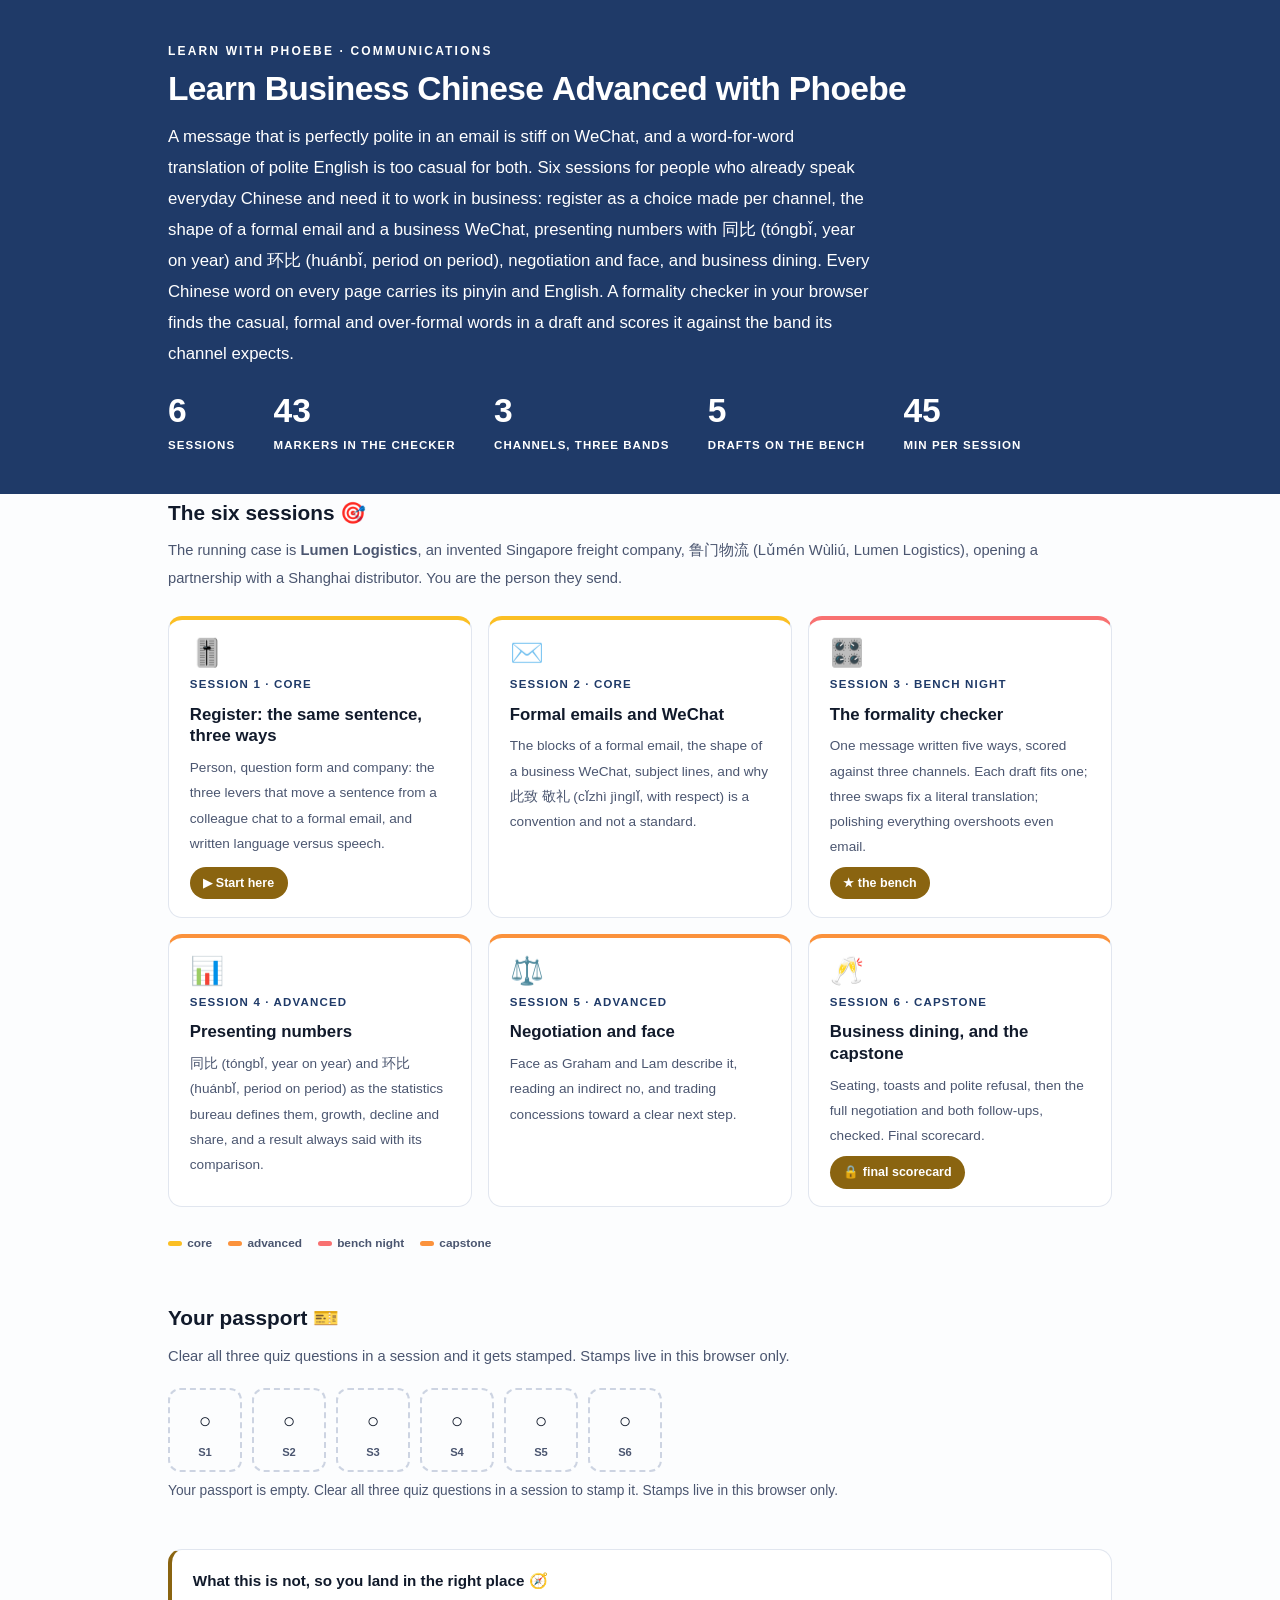
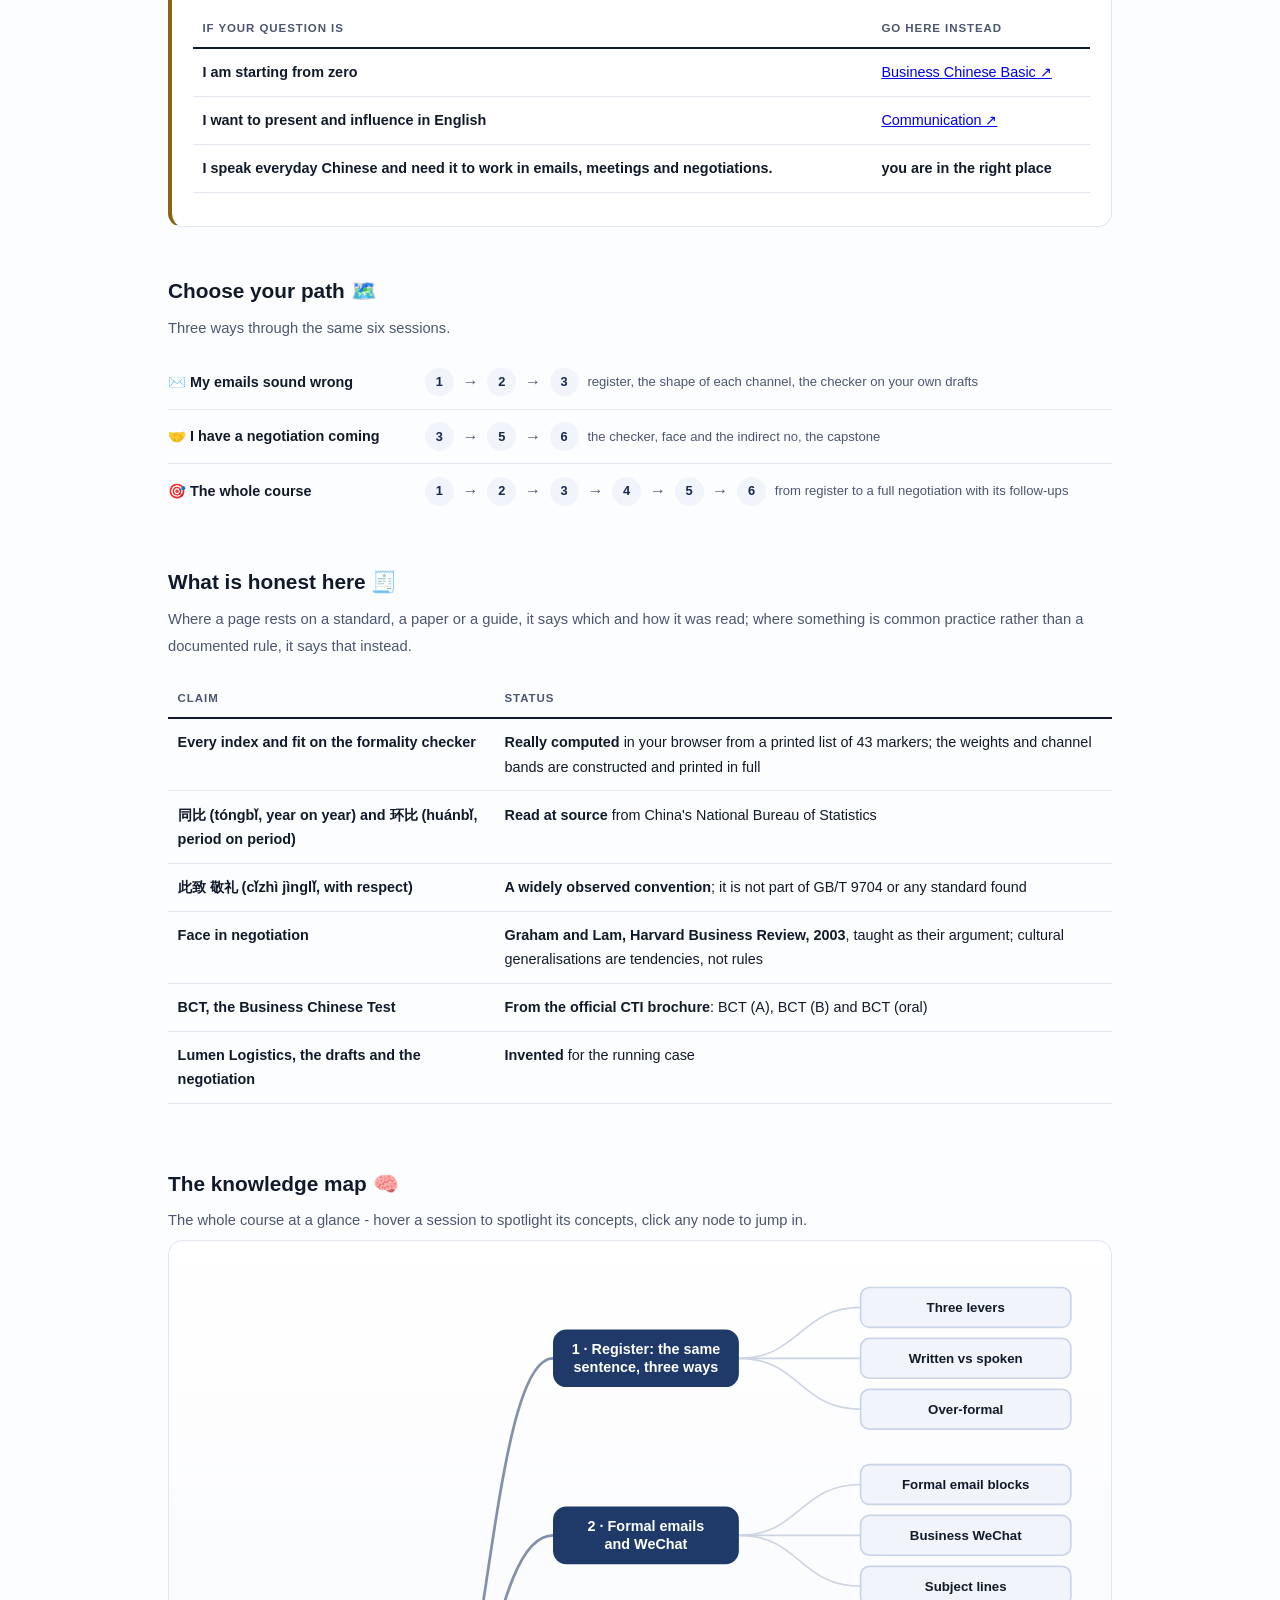
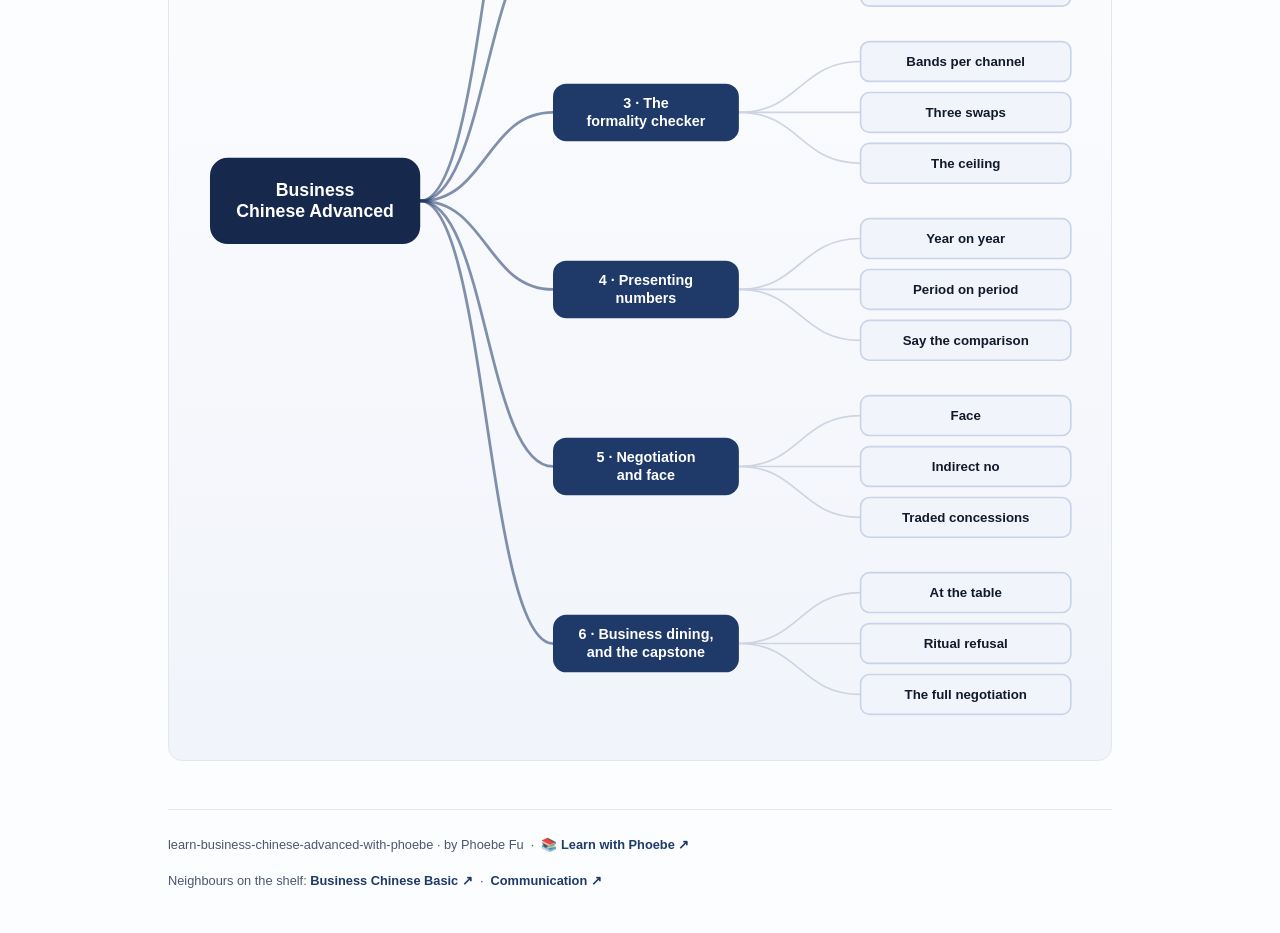
<file: index.html>
<!DOCTYPE html>
<html lang="en">
<head>
<meta charset="UTF-8">
<meta name="viewport" content="width=device-width, initial-scale=1.0">
<!-- social:start -->
<meta name="description" content="Six sessions on business Chinese for people who already speak it day to day: register, formal emails and WeChat, presenting numbers, negotiation and face, and business dining, with a formality checker that scores a draft against the channel it is going to. Free, by Phoebe Fu.">
<meta property="og:type" content="website">
<meta property="og:site_name" content="Learn with Phoebe">
<meta property="og:title" content="Learn Business Chinese Advanced with Phoebe">
<meta property="og:description" content="One message written five ways, scored against three channels: each draft fits one, and polishing everything into classical phrasing fits none.">
<meta property="og:url" content="https://phoebefu6.github.io/learn-business-chinese-advanced-with-phoebe/">
<meta property="og:image" content="https://phoebefu6.github.io/learn-business-chinese-advanced-with-phoebe/assets/og-cover.png">
<meta property="og:image:width" content="1200">
<meta property="og:image:height" content="630">
<meta name="twitter:card" content="summary_large_image">
<meta name="twitter:title" content="Learn Business Chinese Advanced with Phoebe">
<meta name="twitter:description" content="One message written five ways, scored against three channels: each draft fits one, and polishing everything into classical phrasing fits none.">
<meta name="twitter:image" content="https://phoebefu6.github.io/learn-business-chinese-advanced-with-phoebe/assets/og-cover.png">
<!-- social:end -->
<title>Learn Business Chinese Advanced with Phoebe</title>
<link rel="stylesheet" href="assets/style.css?v=21">
<style>

  .stats-row { display: flex; gap: 2.4rem; margin-top: 1.5rem; flex-wrap: wrap; }
  .stat b { display: block; font-size: 2.1rem; font-weight: 800; line-height: 1.05; font-variant-numeric: tabular-nums; }
  .stat span { font-size: .72rem; opacity: 1; text-transform: uppercase; letter-spacing: .09em; font-weight: 600; }

  .course-grid { display: grid; grid-template-columns: repeat(auto-fit, minmax(17rem, 1fr)); gap: 1rem; margin-top: 1.5rem; }
  .course-card {
    border: 1px solid var(--hairline);
    border-top: 4px solid var(--diff, var(--indigo));
    border-radius: var(--radius);
    padding: 1.2rem 1.3rem 1.1rem;
    display: flex;
    flex-direction: column;
    gap: .5rem;
    text-decoration: none;
    color: var(--ink);
    background: #fff;
    transition: box-shadow .15s ease, border-color .15s ease, transform .15s ease;
    position: relative;
  }
  .course-card:hover { border-color: var(--indigo-soft); border-top-color: var(--diff, var(--indigo)); box-shadow: 0 8px 28px rgba(var(--shadow-rgb),.16); transform: translateY(-3px); }
  .course-card .cicon { font-size: 1.7rem; line-height: 1; }
  .course-card .cnum { font-size: .72rem; font-weight: 700; color: var(--indigo); text-transform: uppercase; letter-spacing: .1em; }
  .course-card h3 { font-size: 1.05rem; font-weight: 800; line-height: 1.3; }
  .course-card p { font-size: .85rem; color: var(--muted); flex: 1; }
  .course-card .meta { display: flex; gap: .4rem; flex-wrap: wrap; }

  .diff-legend { display: flex; gap: 1rem; margin-top: 1.6rem; font-size: .74rem; color: var(--muted); font-weight: 600; flex-wrap: wrap; }
  .diff-legend i { display: inline-block; width: .85rem; height: .35rem; border-radius: 999px; margin-right: .35rem; vertical-align: middle; }

  .paths { margin-top: 2.6rem; }
  .paths h2 { font-size: 1.3rem; font-weight: 800; margin-bottom: .3rem; }
  .paths .plede { color: var(--muted); font-size: .92rem; margin-bottom: .8rem; }
  .path { display: flex; gap: .55rem; align-items: center; padding: .75rem 0; border-bottom: .5px solid var(--hairline); flex-wrap: wrap; }
  .path:last-child { border-bottom: none; }
  .path b { min-width: 15.5rem; font-size: .9rem; }
  .path .pstep { background: var(--indigo-50); color: var(--indigo-deep); border-radius: 999px; padding: .16rem .68rem; font-weight: 700; font-size: .8rem; text-decoration: none; transition: all .12s ease; }
  .path .pstep:hover { background: var(--indigo); color: #fff; }
  .path .parr { color: var(--muted); font-weight: 700; }

  .mm-section { margin-top: 1.6rem; }
  .mm-section h2 { font-size: 1.3rem; font-weight: 800; margin-bottom: .2rem; }
  .mm-section .mm-lede { color: var(--muted); font-size: .92rem; margin-bottom: .4rem; }
  .mm-wrap { border: 1px solid var(--hairline); border-radius: var(--radius); background: linear-gradient(180deg,#fff,var(--indigo-50)); padding: .6rem; overflow-x: auto; }
  .mm-svg { width: 100%; height: auto; display: block; max-width: 60rem; margin: 0 auto; min-width: 34rem; }
  .mm-link { cursor: pointer; text-decoration: none; }
  .mm-node rect { transition: opacity .15s ease, filter .15s ease; }
  .mm-node text { pointer-events: none; }
  .mm-link:hover .mm-node rect { filter: brightness(1.06); }
  .mm-edge { transition: opacity .15s ease; }

  .not-this { border: 1px solid var(--hairline); border-left: 4px solid var(--clay); border-radius: var(--radius); background: #fff; padding: 1.1rem 1.3rem; margin-top: 1.2rem; }
  .not-this h3 { font-size: .95rem; font-weight: 800; margin-bottom: .5rem; }
  .siblings { display: grid; grid-template-columns: repeat(auto-fit, minmax(13rem, 1fr)); gap: .8rem; margin-top: 1rem; }
  .sibling { border: 1px solid var(--hairline); border-radius: 12px; padding: .9rem 1rem; background: #fff; text-decoration: none; color: var(--ink); font-size: .86rem; }
  .sibling b { display: block; font-size: .92rem; margin-bottom: .2rem; }
  .sibling span { color: var(--muted); }
  .sibling.here { border-color: var(--indigo); background: var(--indigo-50); }
</style>
</head>
<body>

<header class="masthead">
  <div class="wrap">
    <div class="eyebrow">Learn with Phoebe · Communications</div>
    <h1>Learn <span class="accent">Business Chinese</span> Advanced with Phoebe</h1>
    <p class="sub">A message that is perfectly polite in an email is stiff on WeChat, and a word-for-word translation of polite English is too casual for both. Six sessions for people who already speak everyday Chinese and need it to work in business: register as a choice made per channel, the shape of a formal email and a business WeChat, presenting numbers with 同比 (tóngbǐ, year on year) and 环比 (huánbǐ, period on period), negotiation and face, and business dining. Every Chinese word on every page carries its pinyin and English. A formality checker in your browser finds the casual, formal and over-formal words in a draft and scores it against the band its channel expects.</p>
    <div class="stats-row">
      <div class="stat"><b data-count="6">6</b><span>sessions</span></div>
      <div class="stat"><b data-count="43">43</b><span>markers in the checker</span></div>
      <div class="stat"><b data-count="3">3</b><span>channels, three bands</span></div>
      <div class="stat"><b data-count="5">5</b><span>drafts on the bench</span></div>
      <div class="stat"><b data-count="45">45</b><span>min per session</span></div>
    </div>
  </div>
</header>

<main class="wrap">

  <section class="section">
    <div class="paths" style="margin-top:0">
      <h2>The six sessions 🎯</h2>
      <p class="plede">The running case is <strong>Lumen Logistics</strong>, an invented Singapore freight company, 鲁门物流 (Lǔmén Wùliú, Lumen Logistics), opening a partnership with a Shanghai distributor. You are the person they send.</p>
    </div>
    <div class="course-grid">
      <a class="course-card" href="courses/01-register.html" style="--diff:#FBBF24">
        <span class="cicon">🎚️</span>
        <span class="cnum">Session 1 · core</span>
        <h3>Register: the same sentence, three ways</h3>
        <p>Person, question form and company: the three levers that move a sentence from a colleague chat to a formal email, and written language versus speech.</p>
        <span class="meta"><span class="pill amber">▶ Start here</span></span>
      </a>
      <a class="course-card" href="courses/02-formal-emails-and-wechat.html" style="--diff:#FBBF24">
        <span class="cicon">✉️</span>
        <span class="cnum">Session 2 · core</span>
        <h3>Formal emails and WeChat</h3>
        <p>The blocks of a formal email, the shape of a business WeChat, subject lines, and why 此致 敬礼 (cǐzhì jìnglǐ, with respect) is a convention and not a standard.</p>
        <span class="meta"></span>
      </a>
      <a class="course-card" href="courses/03-the-formality-checker.html" style="--diff:#F87171">
        <span class="cicon">🎛️</span>
        <span class="cnum">Session 3 · bench night</span>
        <h3>The formality checker</h3>
        <p>One message written five ways, scored against three channels. Each draft fits one; three swaps fix a literal translation; polishing everything overshoots even email.</p>
        <span class="meta"><span class="pill amber">★ the bench</span></span>
      </a>
      <a class="course-card" href="courses/04-presenting-numbers.html" style="--diff:#FB923C">
        <span class="cicon">📊</span>
        <span class="cnum">Session 4 · advanced</span>
        <h3>Presenting numbers</h3>
        <p>同比 (tóngbǐ, year on year) and 环比 (huánbǐ, period on period) as the statistics bureau defines them, growth, decline and share, and a result always said with its comparison.</p>
        <span class="meta"></span>
      </a>
      <a class="course-card" href="courses/05-negotiation-and-face.html" style="--diff:#FB923C">
        <span class="cicon">⚖️</span>
        <span class="cnum">Session 5 · advanced</span>
        <h3>Negotiation and face</h3>
        <p>Face as Graham and Lam describe it, reading an indirect no, and trading concessions toward a clear next step.</p>
        <span class="meta"></span>
      </a>
      <a class="course-card" href="courses/06-dining-and-capstone.html" style="--diff:#FB923C">
        <span class="cicon">🥂</span>
        <span class="cnum">Session 6 · capstone</span>
        <h3>Business dining, and the capstone</h3>
        <p>Seating, toasts and polite refusal, then the full negotiation and both follow-ups, checked. Final scorecard.</p>
        <span class="meta"><span class="pill amber">🔒 final scorecard</span></span>
      </a>
    </div>
    <div class="diff-legend">
      <span><i style="background:#FBBF24"></i>core</span>
      <span><i style="background:#FB923C"></i>advanced</span>
      <span><i style="background:#F87171"></i>bench night</span>
      <span><i style="background:#FB923C"></i>capstone</span>
    </div>
  </section>

  <section class="section">
    <div class="paths" style="margin-top:0">
      <h2>Your passport 🎫</h2>
      <p class="plede">Clear all three quiz questions in a session and it gets stamped. Stamps live in this browser only.</p>
    </div>
    <div class="pp-strip"></div>
  </section>

  <section class="section">
    <div class="not-this">
      <h3>What this is not, so you land in the right place 🧭</h3>
      <table class="clean">
        <tr><th>If your question is</th><th>Go here instead</th></tr>
        <tr><td>I am starting from zero</td><td><a href="https://phoebefu6.github.io/learn-business-chinese-basic-with-phoebe/">Business Chinese Basic ↗</a></td></tr>
        <tr><td>I want to present and influence in English</td><td><a href="https://phoebefu6.github.io/learn-communication-with-phoebe/">Communication ↗</a></td></tr>
        <tr><td><strong>I speak everyday Chinese and need it to work in emails, meetings and negotiations.</strong></td><td><strong>you are in the right place</strong></td></tr>
      </table>
    </div>
  </section>

  <section class="section">
    <div class="paths">
      <h2>Choose your path 🗺️</h2>
      <p class="plede">Three ways through the same six sessions.</p>
      <div class="path"><b>✉️ My emails sound wrong</b>
        <a class="pstep" href="courses/01-register.html">1</a><span class="parr">→</span><a class="pstep" href="courses/02-formal-emails-and-wechat.html">2</a><span class="parr">→</span><a class="pstep" href="courses/03-the-formality-checker.html">3</a>
        <span style="font-size:.82rem;color:var(--muted)">register, the shape of each channel, the checker on your own drafts</span>
      </div>
      <div class="path"><b>🤝 I have a negotiation coming</b>
        <a class="pstep" href="courses/03-the-formality-checker.html">3</a><span class="parr">→</span><a class="pstep" href="courses/05-negotiation-and-face.html">5</a><span class="parr">→</span><a class="pstep" href="courses/06-dining-and-capstone.html">6</a>
        <span style="font-size:.82rem;color:var(--muted)">the checker, face and the indirect no, the capstone</span>
      </div>
      <div class="path"><b>🎯 The whole course</b>
        <a class="pstep" href="courses/01-register.html">1</a><span class="parr">→</span><a class="pstep" href="courses/02-formal-emails-and-wechat.html">2</a><span class="parr">→</span><a class="pstep" href="courses/03-the-formality-checker.html">3</a><span class="parr">→</span><a class="pstep" href="courses/04-presenting-numbers.html">4</a><span class="parr">→</span><a class="pstep" href="courses/05-negotiation-and-face.html">5</a><span class="parr">→</span><a class="pstep" href="courses/06-dining-and-capstone.html">6</a>
        <span style="font-size:.82rem;color:var(--muted)">from register to a full negotiation with its follow-ups</span>
      </div>
    </div>
  </section>

  <section class="section">
    <div class="paths" style="margin-top:0">
      <h2>What is honest here 🧾</h2>
      <p class="plede">Where a page rests on a standard, a paper or a guide, it says which and how it was read; where something is common practice rather than a documented rule, it says that instead.</p>
    </div>
    <table class="clean">
      <tr><th>Claim</th><th>Status</th></tr>
      <tr><td>Every index and fit on the formality checker</td><td><strong>Really computed</strong> in your browser from a printed list of 43 markers; the weights and channel bands are constructed and printed in full</td></tr>
      <tr><td>同比 (tóngbǐ, year on year) and 环比 (huánbǐ, period on period)</td><td><strong>Read at source</strong> from China's National Bureau of Statistics</td></tr>
      <tr><td>此致 敬礼 (cǐzhì jìnglǐ, with respect)</td><td><strong>A widely observed convention</strong>; it is not part of GB/T 9704 or any standard found</td></tr>
      <tr><td>Face in negotiation</td><td><strong>Graham and Lam, Harvard Business Review, 2003</strong>, taught as their argument; cultural generalisations are tendencies, not rules</td></tr>
      <tr><td>BCT, the Business Chinese Test</td><td><strong>From the official CTI brochure</strong>: BCT (A), BCT (B) and BCT (oral)</td></tr>
      <tr><td>Lumen Logistics, the drafts and the negotiation</td><td><strong>Invented</strong> for the running case</td></tr>
    </table>
  </section>

  <section class="section mm-section">
    <h2>The knowledge map 🧠</h2>
    <p class="mm-lede">The whole course at a glance - hover a session to spotlight its concepts, click any node to jump in.</p>
    <div class="mm-wrap"><div id="mindmap"></div></div>
  </section>

  <footer class="pagefoot">
    <span>learn-business-chinese-advanced-with-phoebe · by Phoebe Fu &nbsp;·&nbsp; 📚 <a href="https://phoebefu6.github.io/learn-with-phoebe/">Learn with Phoebe ↗</a></span>
    <span>Neighbours on the shelf: <a href="https://phoebefu6.github.io/learn-business-chinese-basic-with-phoebe/">Business Chinese Basic ↗</a> &nbsp;·&nbsp; <a href="https://phoebefu6.github.io/learn-communication-with-phoebe/">Communication ↗</a></span>
  </footer>

</main>

<script>
window.MINDMAP_DATA = {
  "title": "Business\nChinese Advanced",
  "centerColor": "#16294D",
  "sessions": [
    {
      "label": "Register: the same\nsentence, three ways",
      "href": "courses/01-register.html",
      "color": "#FBBF24",
      "concepts": [
        {
          "label": "Three levers",
          "href": "courses/01-register.html"
        },
        {
          "label": "Written vs spoken",
          "href": "courses/01-register.html"
        },
        {
          "label": "Over-formal",
          "href": "courses/01-register.html"
        }
      ]
    },
    {
      "label": "Formal emails\nand WeChat",
      "href": "courses/02-formal-emails-and-wechat.html",
      "color": "#FBBF24",
      "concepts": [
        {
          "label": "Formal email blocks",
          "href": "courses/02-formal-emails-and-wechat.html"
        },
        {
          "label": "Business WeChat",
          "href": "courses/02-formal-emails-and-wechat.html"
        },
        {
          "label": "Subject lines",
          "href": "courses/02-formal-emails-and-wechat.html"
        }
      ]
    },
    {
      "label": "The\nformality checker",
      "href": "courses/03-the-formality-checker.html",
      "color": "#F87171",
      "concepts": [
        {
          "label": "Bands per channel",
          "href": "courses/03-the-formality-checker.html"
        },
        {
          "label": "Three swaps",
          "href": "courses/03-the-formality-checker.html"
        },
        {
          "label": "The ceiling",
          "href": "courses/03-the-formality-checker.html"
        }
      ]
    },
    {
      "label": "Presenting\nnumbers",
      "href": "courses/04-presenting-numbers.html",
      "color": "#FB923C",
      "concepts": [
        {
          "label": "Year on year",
          "href": "courses/04-presenting-numbers.html"
        },
        {
          "label": "Period on period",
          "href": "courses/04-presenting-numbers.html"
        },
        {
          "label": "Say the comparison",
          "href": "courses/04-presenting-numbers.html"
        }
      ]
    },
    {
      "label": "Negotiation\nand face",
      "href": "courses/05-negotiation-and-face.html",
      "color": "#FB923C",
      "concepts": [
        {
          "label": "Face",
          "href": "courses/05-negotiation-and-face.html"
        },
        {
          "label": "Indirect no",
          "href": "courses/05-negotiation-and-face.html"
        },
        {
          "label": "Traded concessions",
          "href": "courses/05-negotiation-and-face.html"
        }
      ]
    },
    {
      "label": "Business dining,\nand the capstone",
      "href": "courses/06-dining-and-capstone.html",
      "color": "#FB923C",
      "concepts": [
        {
          "label": "At the table",
          "href": "courses/06-dining-and-capstone.html"
        },
        {
          "label": "Ritual refusal",
          "href": "courses/06-dining-and-capstone.html"
        },
        {
          "label": "The full negotiation",
          "href": "courses/06-dining-and-capstone.html"
        }
      ]
    }
  ]
};
</script>
<script src="assets/mindmap.js?v=1"></script>
<script src="assets/app.js?v=18"></script>
</body>
</html>
</file>
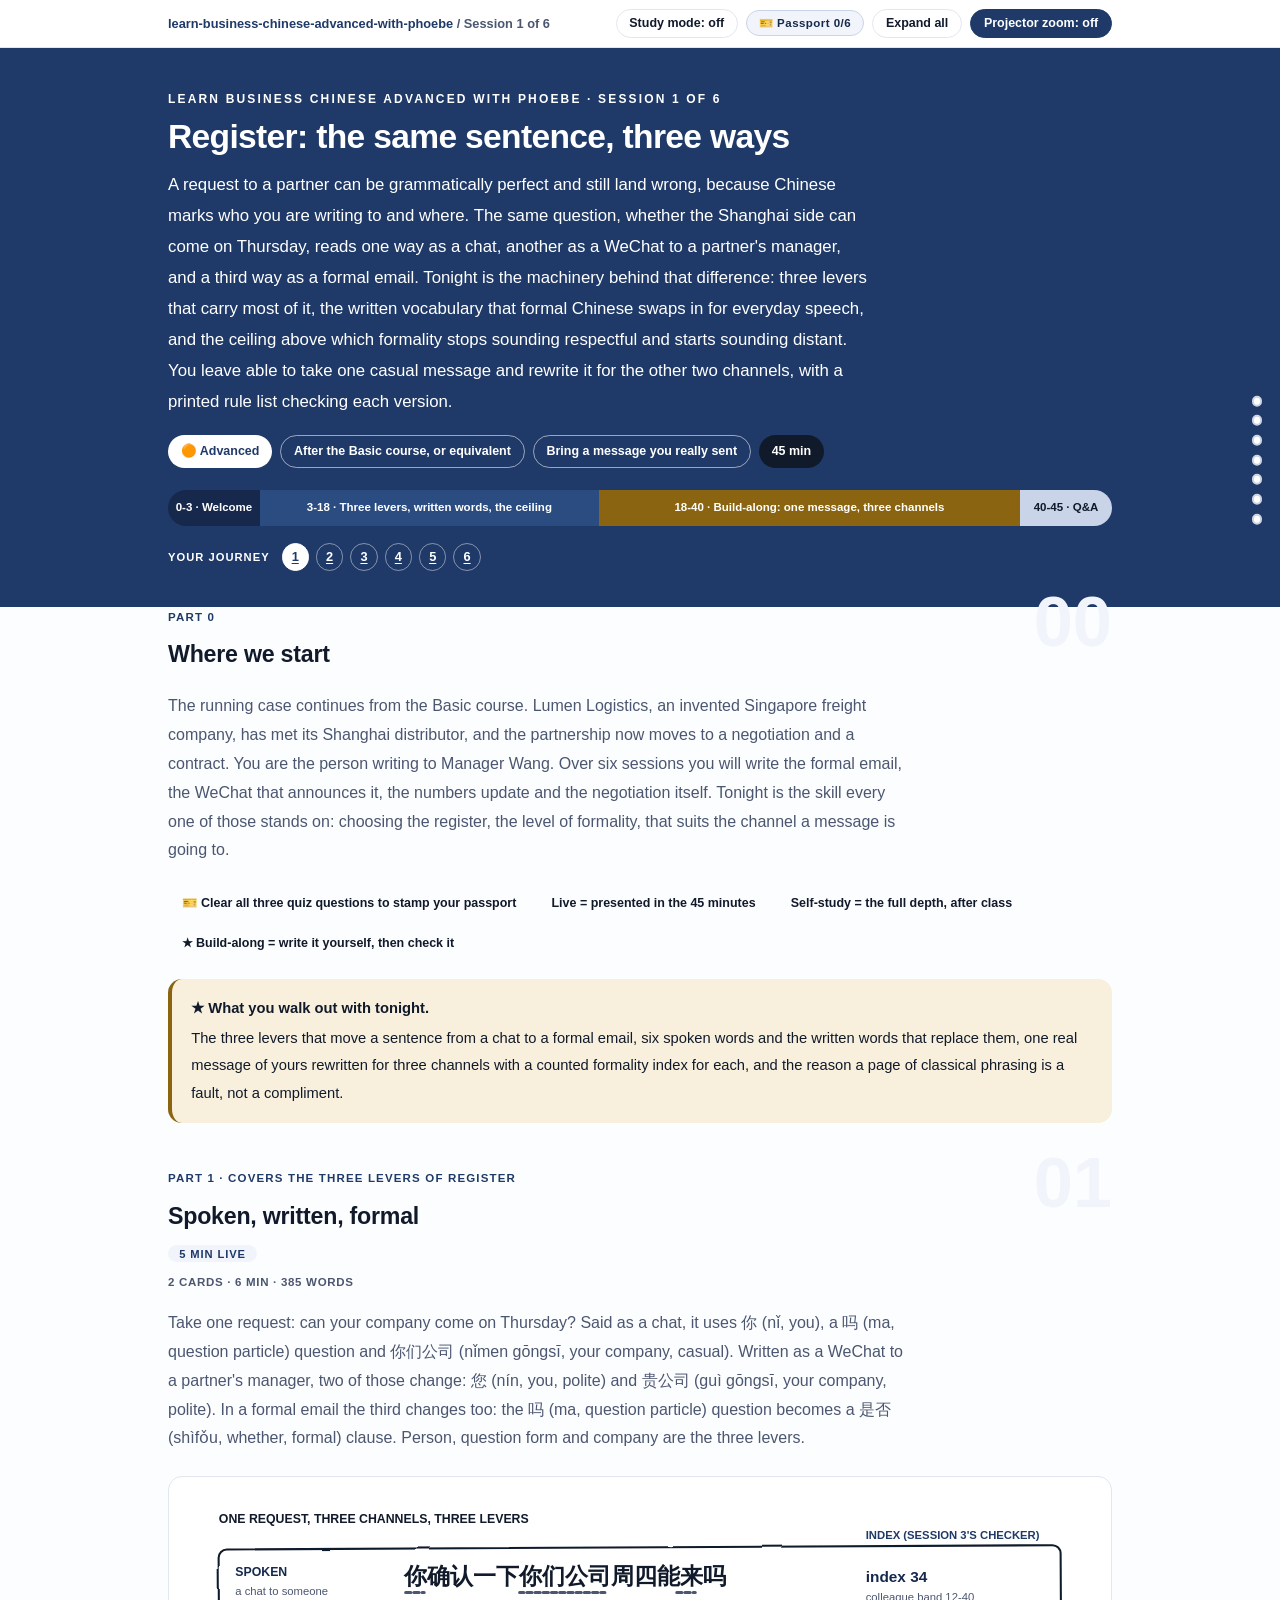
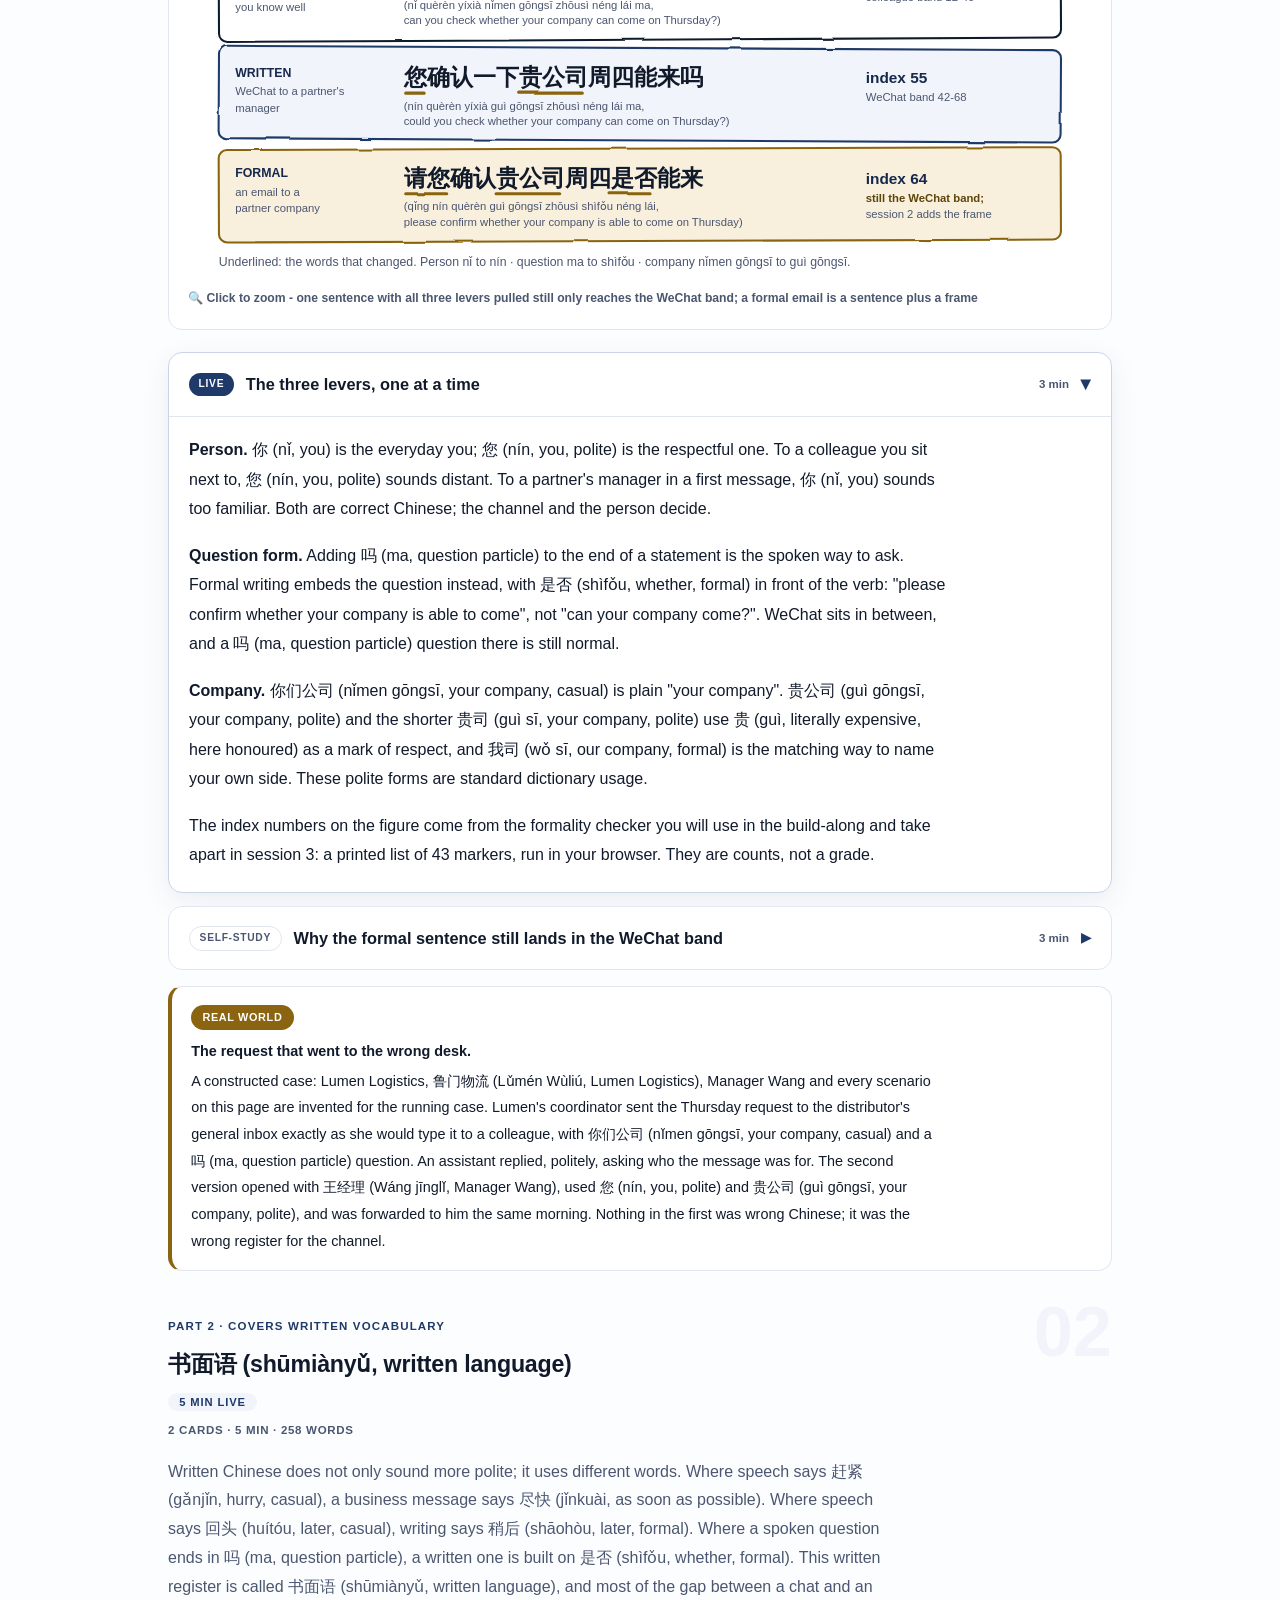
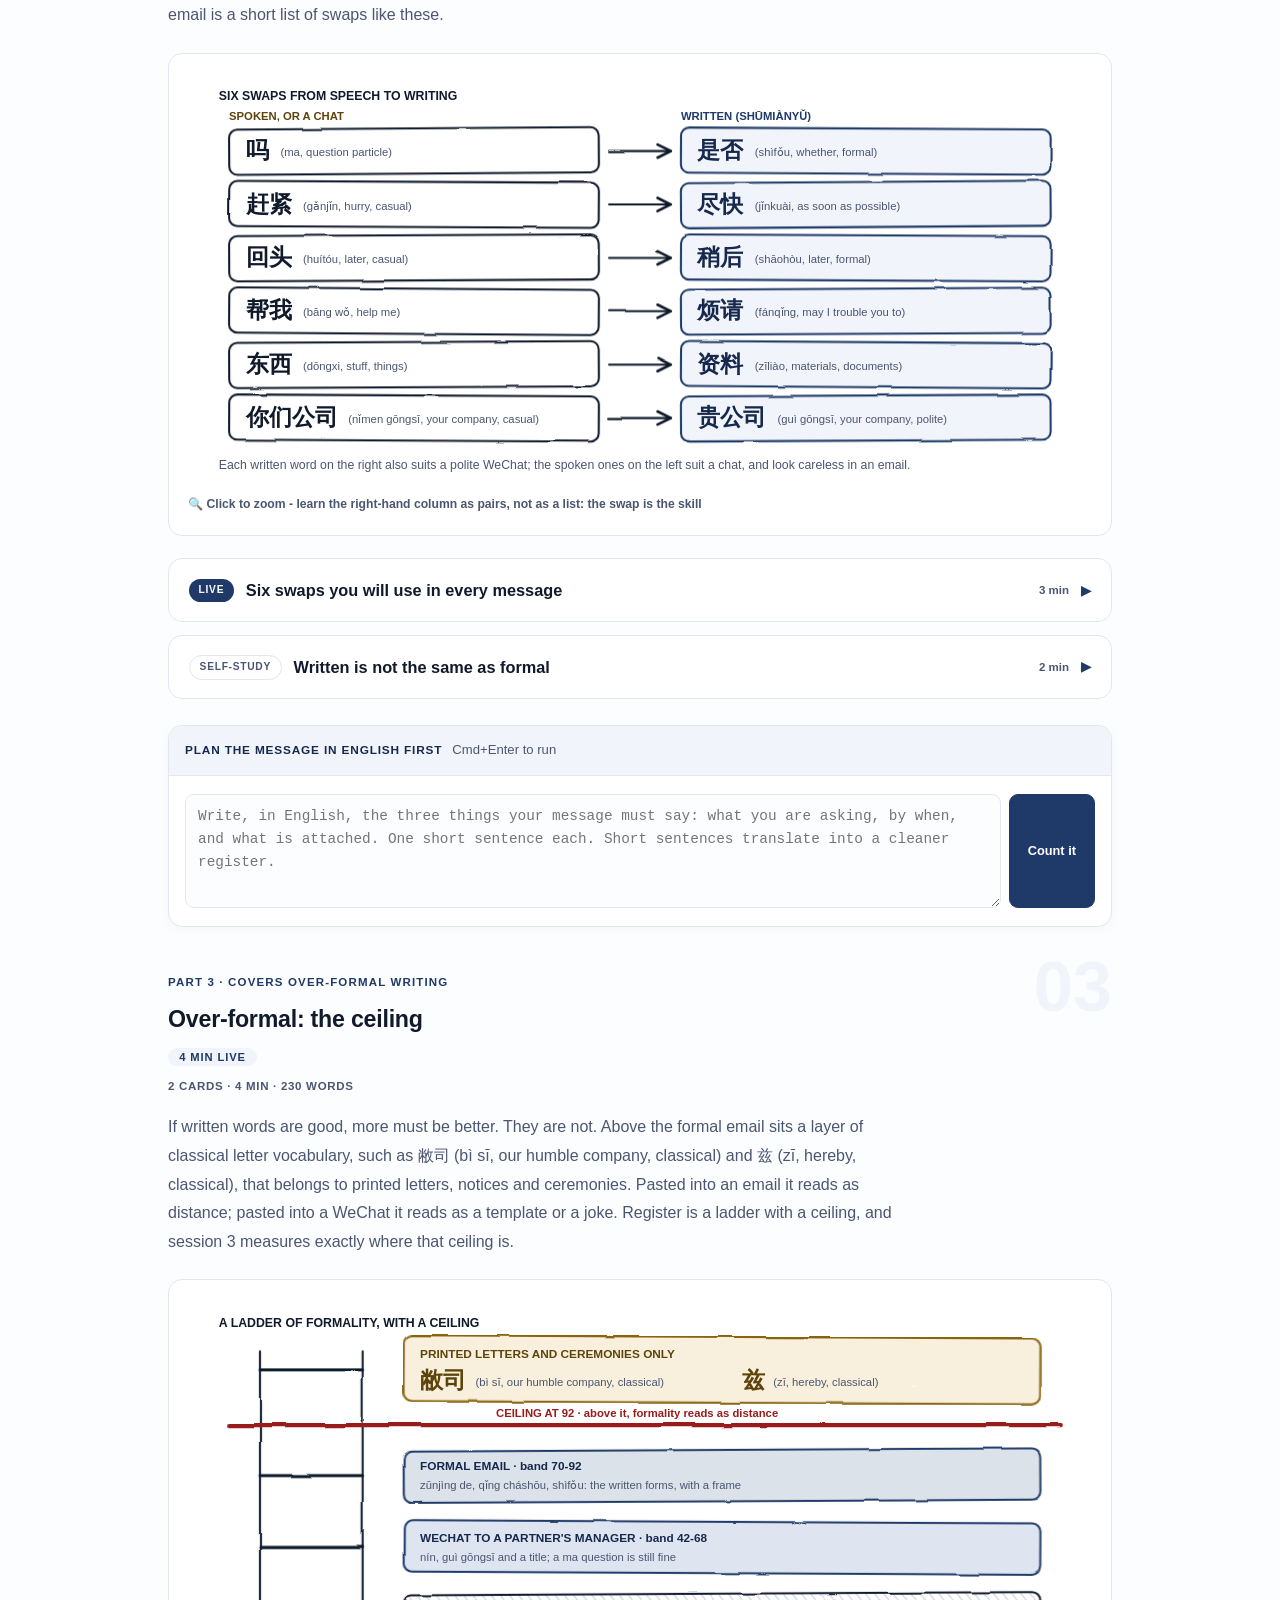
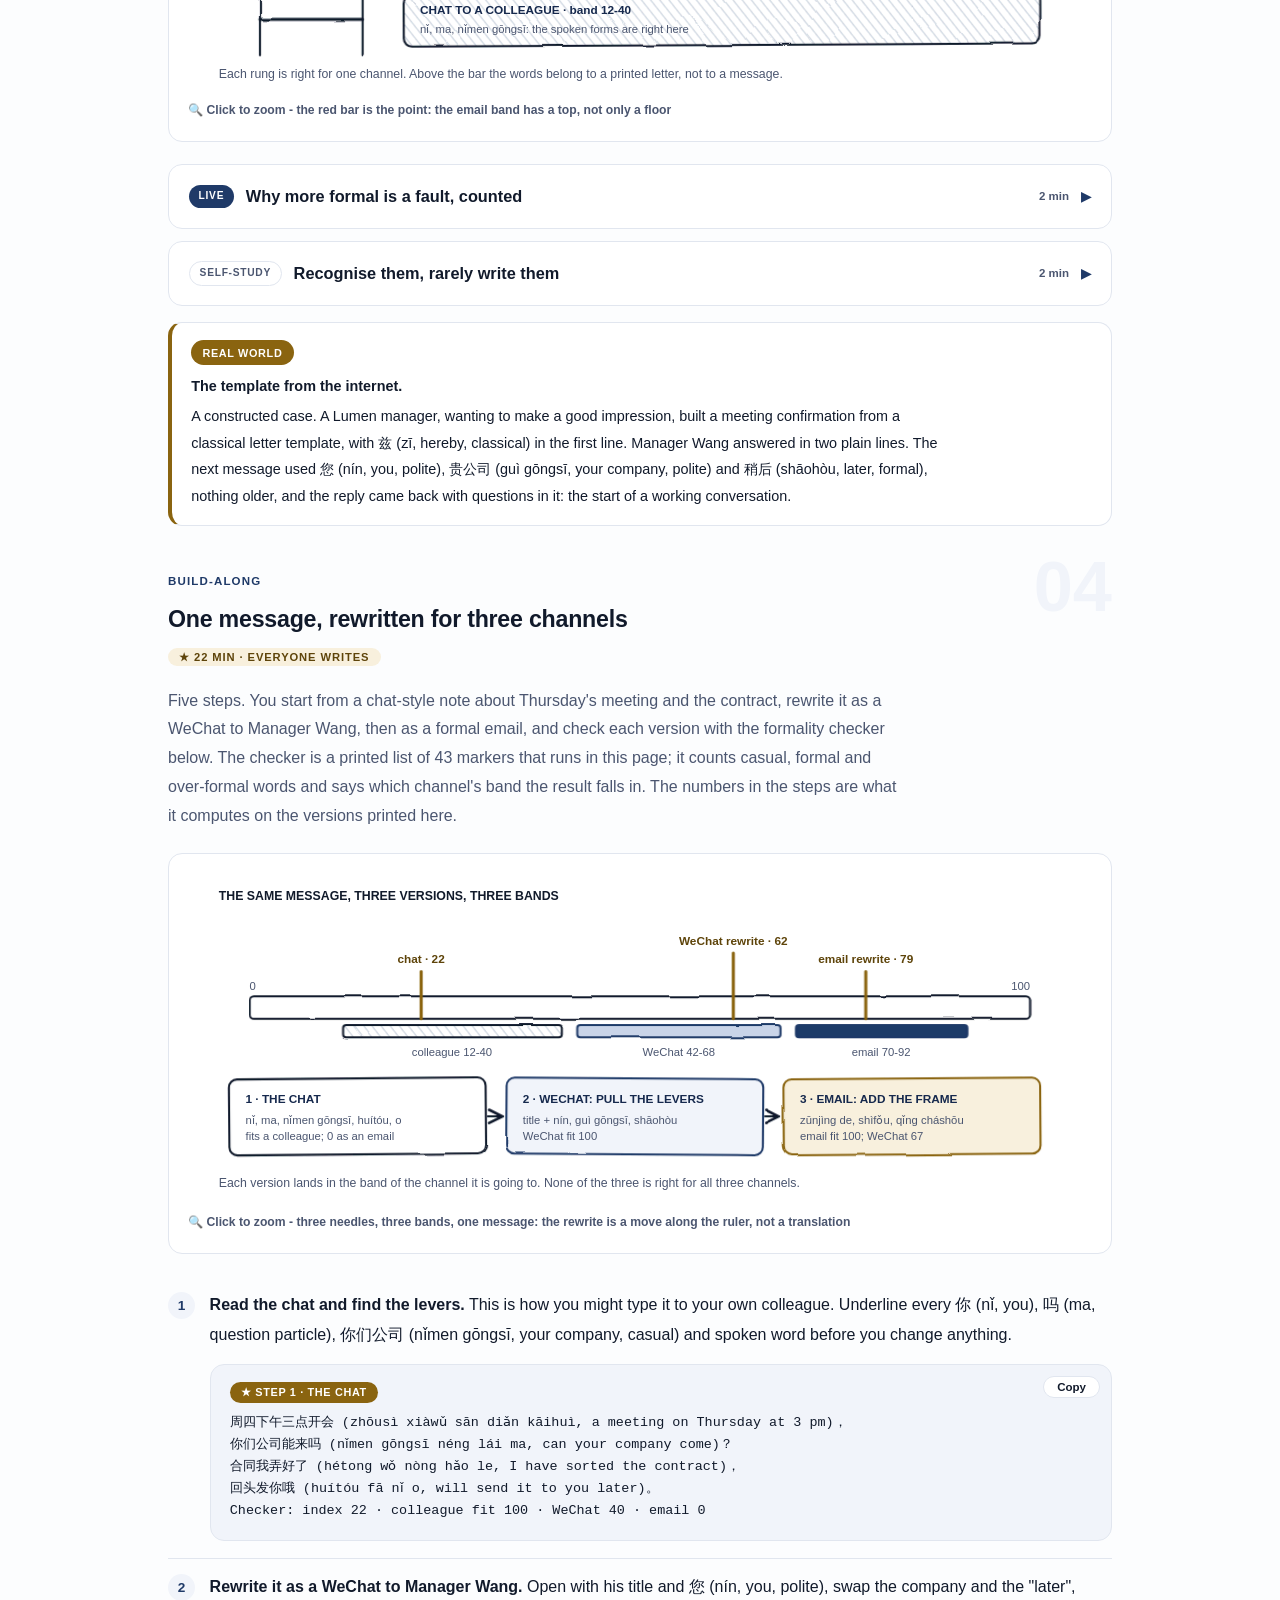
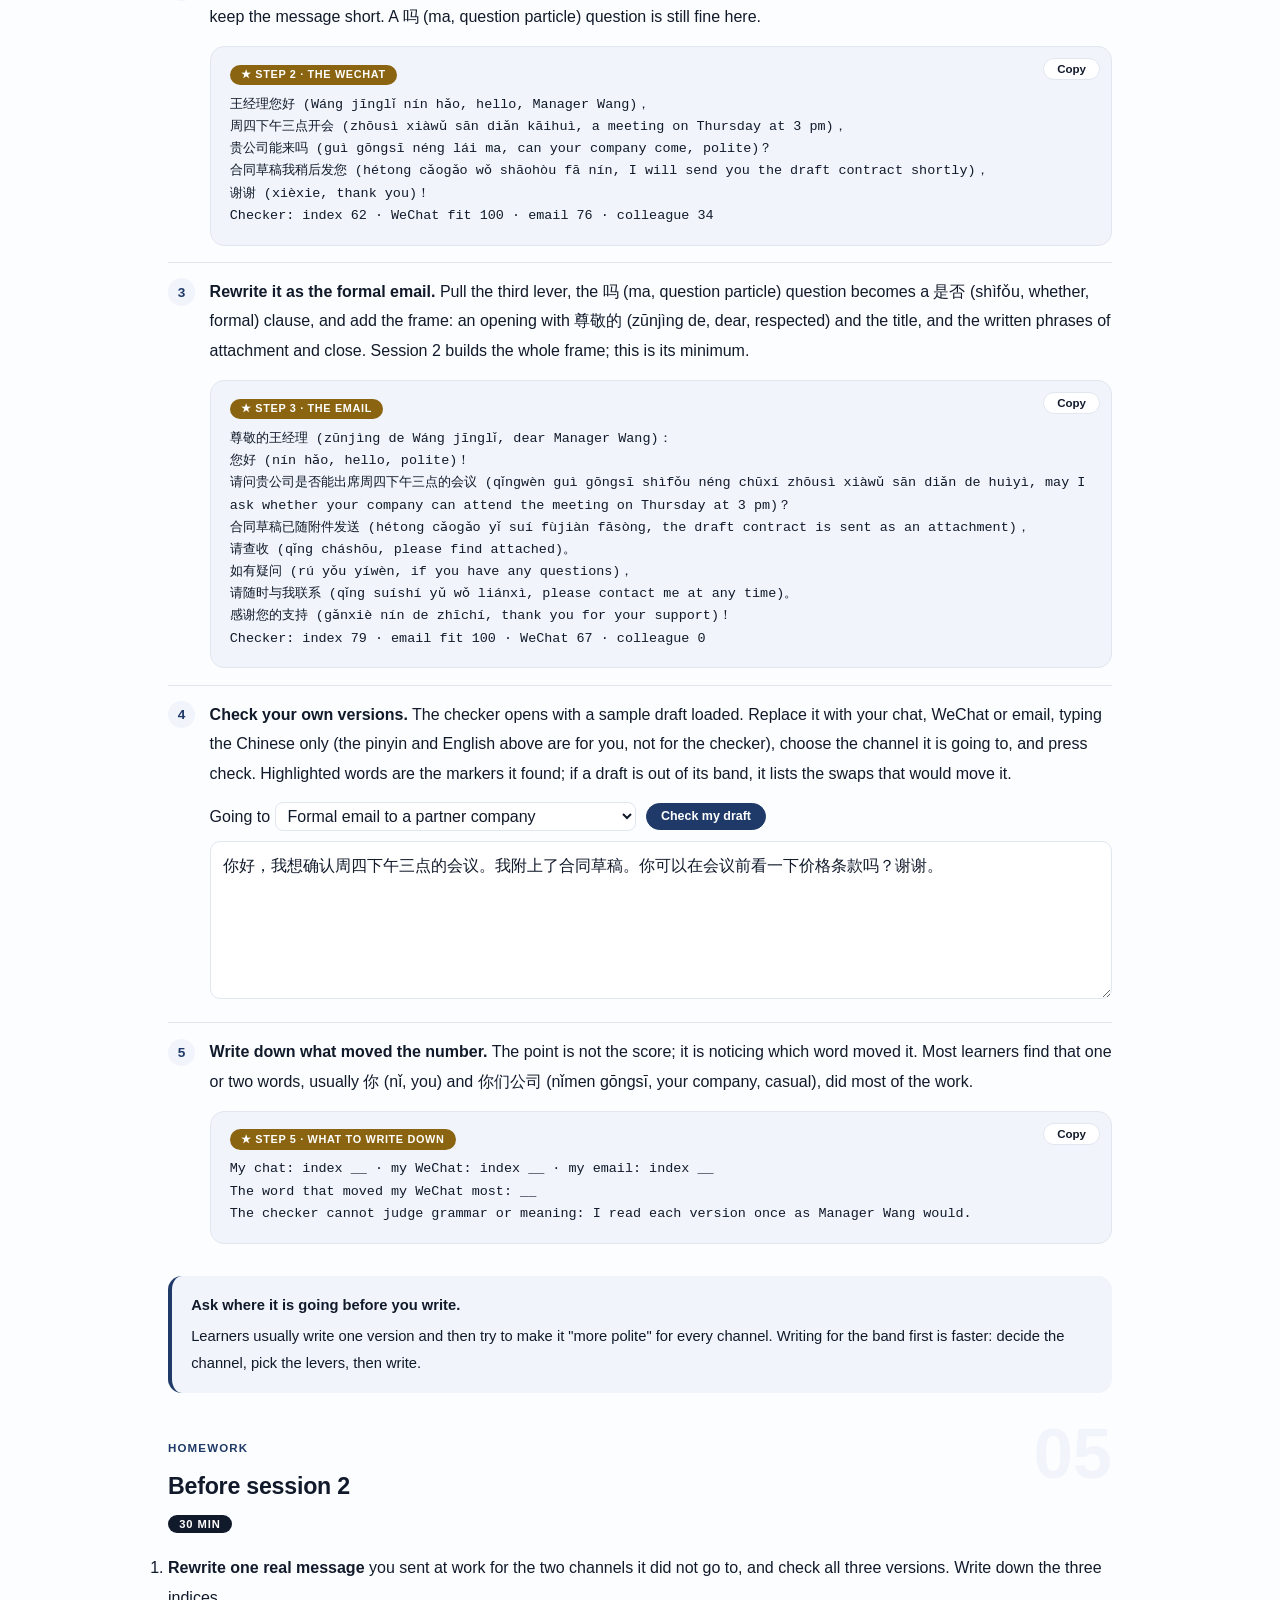
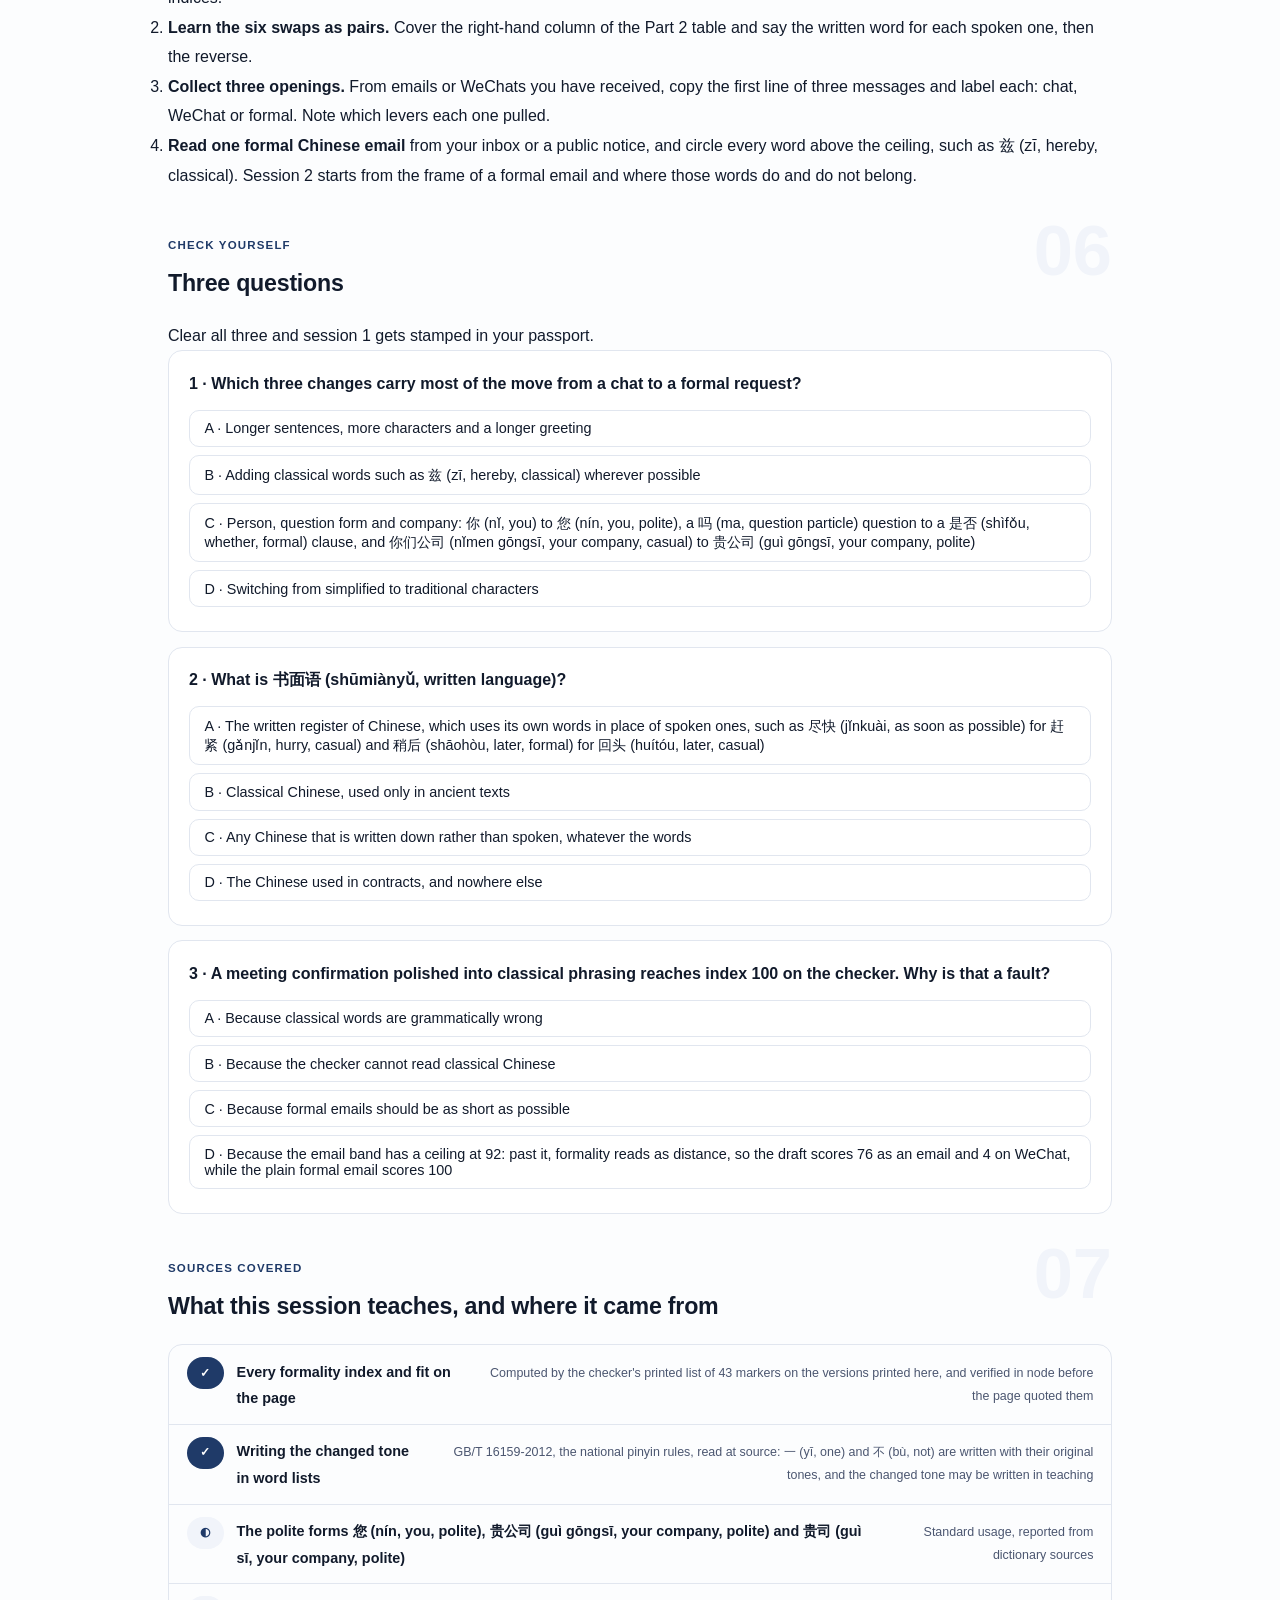
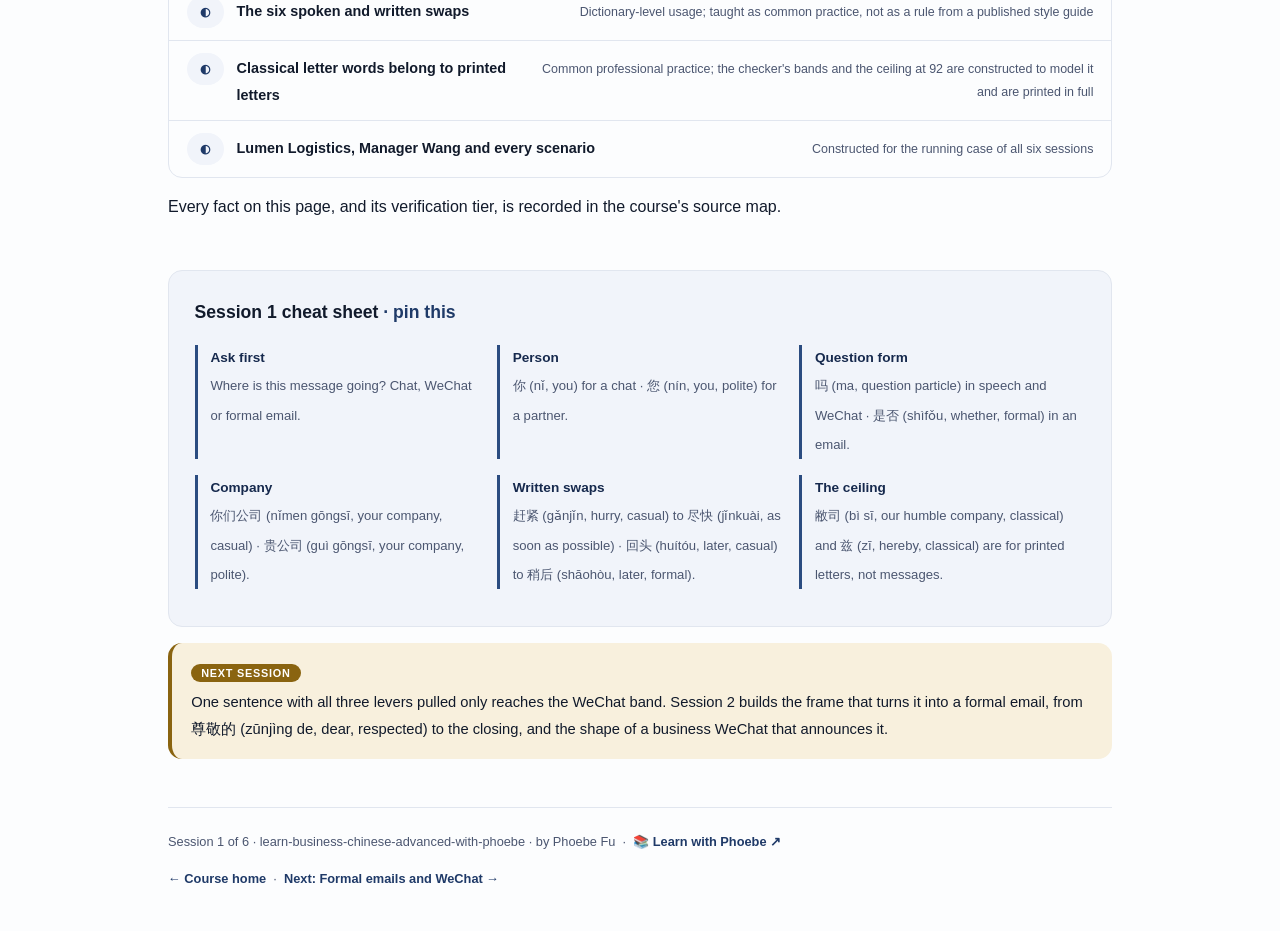
<file: courses/01-register.html>
<!DOCTYPE html>
<html lang="en">
<head>
<meta charset="UTF-8">
<meta name="viewport" content="width=device-width, initial-scale=1.0">
<!-- social:start -->
<meta name="description" content="Session 1 of 6. The same business request said three ways: as a chat, as a WeChat to a partner's manager, and as a formal email. Three levers carry most of the change (the polite you, the written question form, the polite word for your company), written Chinese swaps spoken words for its own, and classical letter words overshoot. Build-along: one message rewritten for three channels and checked by a printed rule list.">
<meta property="og:type" content="article">
<meta property="og:site_name" content="Learn with Phoebe">
<meta property="og:title" content="Register: the same sentence, three ways - learn business chinese advanced with phoebe">
<meta property="og:description" content="Session 1 of 6. One request, three channels, three levers. More formal is not always more polite.">
<meta property="og:url" content="https://phoebefu6.github.io/learn-business-chinese-advanced-with-phoebe/courses/01-register.html">
<meta property="og:image" content="https://phoebefu6.github.io/learn-business-chinese-advanced-with-phoebe/assets/og-cover.png">
<meta property="og:image:width" content="1200">
<meta property="og:image:height" content="630">
<meta name="twitter:card" content="summary_large_image">
<meta name="twitter:title" content="Register: the same sentence, three ways - learn business chinese advanced with phoebe">
<meta name="twitter:description" content="Session 1 of 6. A chat, a WeChat and a formal email, and the three words that separate them.">
<meta name="twitter:image" content="https://phoebefu6.github.io/learn-business-chinese-advanced-with-phoebe/assets/og-cover.png">
<!-- social:end -->
<title>Session 1 · Register: the same sentence, three ways - learn business chinese advanced with phoebe</title>
<link rel="stylesheet" href="../assets/style.css?v=20">
</head>
<body>

<div class="toolbar">
  <div class="wrap">
    <span class="crumb"><a href="../index.html">learn-business-chinese-advanced-with-phoebe</a> / Session 1 of 6</span>
    <button class="btn" id="toggle-all" type="button">Expand all</button>
    <button class="btn primary" id="zoom-toggle" type="button">Projector zoom: off</button>
  </div>
</div>

<header class="masthead">
  <div class="wrap">
    <div class="eyebrow">Learn Business Chinese Advanced with Phoebe · Session 1 of 6</div>
    <h1>Register: the same sentence, <span class="accent">three ways</span></h1>
    <p class="sub">A request to a partner can be grammatically perfect and still land wrong, because Chinese marks who you are writing to and where. The same question, whether the Shanghai side can come on Thursday, reads one way as a chat, another as a WeChat to a partner's manager, and a third way as a formal email. Tonight is the machinery behind that difference: three levers that carry most of it, the written vocabulary that formal Chinese swaps in for everyday speech, and the ceiling above which formality stops sounding respectful and starts sounding distant. You leave able to take one casual message and rewrite it for the other two channels, with a printed rule list checking each version.</p>
    <div class="chip-row">
      <span class="chip level">🟠 Advanced</span>
      <span class="chip audience">After the Basic course, or equivalent</span>
      <span class="chip audience">Bring a message you really sent</span>
      <span class="chip time">45 min</span>
    </div>
    <div class="agenda">
      <span class="a1" style="flex:1">0-3 · Welcome</span>
      <span class="a2" style="flex:4">3-18 · Three levers, written words, the ceiling</span>
      <span class="a3" style="flex:5">18-40 · Build-along: one message, three channels</span>
      <span class="a4" style="flex:1">40-45 · Q&amp;A</span>
    </div>
  </div>
</header>

<main class="wrap">

  <section class="section" id="intro">
    <div class="section-kicker">
      <span class="klabel">Part 0</span>
      <h2>Where we start</h2>
    </div>
    <p class="lede">The running case continues from the Basic course. Lumen Logistics, an invented Singapore freight company, has met its Shanghai distributor, and the partnership now moves to a negotiation and a contract. You are the person writing to Manager Wang. Over six sessions you will write the formal email, the WeChat that announces it, the numbers update and the negotiation itself. Tonight is the skill every one of those stands on: choosing the register, the level of formality, that suits the channel a message is going to.</p>

    <div class="legend">
      <span class="pill">🎫 Clear all three quiz questions to stamp your passport</span>
      <span class="pill">Live = presented in the 45 minutes</span>
      <span class="pill">Self-study = the full depth, after class</span>
      <span class="pill">★ Build-along = write it yourself, then check it</span>
    </div>

    <div class="callout win">
      <p><strong>★ What you walk out with tonight.</strong> The three levers that move a sentence from a chat to a formal email, six spoken words and the written words that replace them, one real message of yours rewritten for three channels with a counted formality index for each, and the reason a page of classical phrasing is a fault, not a compliment.</p>
    </div>
  </section>

  <section class="section" id="part-1">
    <div class="section-kicker">
      <span class="klabel">Part 1 · covers the three levers of register</span>
      <h2>Spoken, written, formal</h2>
      <span class="tag concept">5 min live</span>
    </div>
    <p class="lede">Take one request: can your company come on Thursday? Said as a chat, it uses 你 (nǐ, you), a 吗 (ma, question particle) question and 你们公司 (nǐmen gōngsī, your company, casual). Written as a WeChat to a partner's manager, two of those change: 您 (nín, you, polite) and 贵公司 (guì gōngsī, your company, polite). In a formal email the third changes too: the 吗 (ma, question particle) question becomes a 是否 (shìfǒu, whether, formal) clause. Person, question form and company are the three levers.</p>

    <figure class="zoomable">
      <svg viewBox="0 0 880 372" xmlns="http://www.w3.org/2000/svg" role="img" aria-label="One request written on three rows. Row one, spoken, a chat: ni querren yixia nimen gongsi zhousi neng lai ma, with ni, nimen gongsi and ma underlined as the three levers; formality index 34, in the colleague band. Row two, written, a WeChat to a partner's manager: nin and gui gongsi replace ni and nimen gongsi, ma stays; index 55, in the WeChat band. Row three, formal, an email: qing nin, gui gongsi and shifou replace all three; index 64, still in the WeChat band, because the email's greeting and closing supply the rest.">
        <defs>
          <filter id="s1aSk" x="-3%" y="-3%" width="106%" height="106%"><feTurbulence type="fractalNoise" baseFrequency="0.02" numOctaves="2" seed="11" result="n"/><feDisplacementMap in="SourceGraphic" in2="n" scale="2.4" xChannelSelector="R" yChannelSelector="G"/></filter>
          <pattern id="s1aHc" patternUnits="userSpaceOnUse" width="7" height="7" patternTransform="rotate(-38)"><line x1="0" y1="0" x2="0" y2="7" stroke="#1F3A68" stroke-width="1" opacity=".5"/></pattern>
          <marker id="s1aAr" viewBox="0 0 10 10" refX="9" refY="5" markerWidth="8" markerHeight="8" orient="auto"><path d="M1 1 L9 5 L1 9" fill="none" stroke="#111A2B" stroke-width="1.6" stroke-linecap="round"/></marker>
        </defs>
        <style>
          .s1aH { font: 800 12px Inter, sans-serif; fill: #111A2B; }
          .s1aL { font: 800 12px Inter, sans-serif; fill: #16294D; }
          .s1aS { font: 400 11px Inter, sans-serif; fill: #4B5670; }
          .s1aA { font: 700 11px Inter, sans-serif; fill: #1F3A68; }
          .s1aB { font: 800 11px Inter, sans-serif; fill: #5E440A; }
          .s1aV { font: 800 15px Inter, sans-serif; fill: #16294D; }
          .s1aZ { font: 800 22px sans-serif; fill: #111A2B; }
          .s1aN { font: 400 12px Inter, sans-serif; fill: #4B5670; }
        </style>

        <text class="s1aH" x="30" y="26">ONE REQUEST, THREE CHANNELS, THREE LEVERS</text>
        <text class="s1aA" x="660" y="42">INDEX (SESSION 3'S CHECKER)</text>

        <g filter="url(#s1aSk)" fill="none" stroke="#111A2B" stroke-width="2" stroke-linecap="round" stroke-linejoin="round">
          <rect x="30" y="50" width="820" height="90" rx="8" transform="rotate(-0.3 440 93)" fill="#FFFFFF"/>
          <rect x="30" y="148" width="820" height="90" rx="8" transform="rotate(0.3 440 191)" fill="#F1F4FA" stroke="#1F3A68"/>
          <rect x="30" y="246" width="820" height="90" rx="8" transform="rotate(-0.2 440 289)" fill="#F8F0DD" stroke="#8A6410"/>
          <!-- row A: the three levers, dashed -->
          <path d="M212 94 L230 94 M322 94 L406 94 M476 94 L494 94" stroke="#4B5670" stroke-width="3" stroke-dasharray="5 3"/>
          <!-- row B: changed words -->
          <path d="M212 192 L230 192 M322 192 L384 192" stroke="#8A6410" stroke-width="3"/>
          <!-- row C: changed words -->
          <path d="M212 290 L252 290 M300 290 L362 290 M410 290 L450 290" stroke="#8A6410" stroke-width="3"/>
        </g>

        <text class="s1aL" x="46" y="78">SPOKEN</text>
        <text class="s1aS" x="46" y="96">a chat to someone</text>
        <text class="s1aS" x="46" y="112">you know well</text>
        <text class="s1aZ" x="210" y="86">你确认一下你们公司周四能来吗</text><text class="s1aS" x="210" y="110">(nǐ quèrèn yíxià nǐmen gōngsī zhōusì néng lái ma,</text>
        <text class="s1aS" x="210" y="125">can you check whether your company can come on Thursday?)</text>
        <text class="s1aV" x="660" y="84">index 34</text>
        <text class="s1aS" x="660" y="102">colleague band 12-40</text>

        <text class="s1aL" x="46" y="176">WRITTEN</text>
        <text class="s1aS" x="46" y="194">WeChat to a partner's</text>
        <text class="s1aS" x="46" y="210">manager</text>
        <text class="s1aZ" x="210" y="184">您确认一下贵公司周四能来吗</text><text class="s1aS" x="210" y="208">(nín quèrèn yíxià guì gōngsī zhōusì néng lái ma,</text>
        <text class="s1aS" x="210" y="223">could you check whether your company can come on Thursday?)</text>
        <text class="s1aV" x="660" y="182">index 55</text>
        <text class="s1aS" x="660" y="200">WeChat band 42-68</text>

        <text class="s1aL" x="46" y="274">FORMAL</text>
        <text class="s1aS" x="46" y="292">an email to a</text>
        <text class="s1aS" x="46" y="308">partner company</text>
        <text class="s1aZ" x="210" y="282">请您确认贵公司周四是否能来</text><text class="s1aS" x="210" y="306">(qǐng nín quèrèn guì gōngsī zhōusì shìfǒu néng lái,</text>
        <text class="s1aS" x="210" y="321">please confirm whether your company is able to come on Thursday)</text>
        <text class="s1aV" x="660" y="280">index 64</text>
        <text class="s1aB" x="660" y="298">still the WeChat band;</text>
        <text class="s1aS" x="660" y="314">session 2 adds the frame</text>

        <text class="s1aN" x="30" y="360">Underlined: the words that changed. Person nǐ to nín · question ma to shìfǒu · company nǐmen gōngsī to guì gōngsī.</text>
      </svg>
      <figcaption>🔍 Click to zoom - one sentence with all three levers pulled still only reaches the WeChat band; a formal email is a sentence plus a frame</figcaption>
    </figure>

    <details class="card" open>
      <summary><span class="mode live">Live</span>The three levers, one at a time<span class="mini">3 min</span><span class="caret">▶</span></summary>
      <div class="body">
        <p><strong>Person.</strong> 你 (nǐ, you) is the everyday you; 您 (nín, you, polite) is the respectful one. To a colleague you sit next to, 您 (nín, you, polite) sounds distant. To a partner's manager in a first message, 你 (nǐ, you) sounds too familiar. Both are correct Chinese; the channel and the person decide.</p>
        <p><strong>Question form.</strong> Adding 吗 (ma, question particle) to the end of a statement is the spoken way to ask. Formal writing embeds the question instead, with 是否 (shìfǒu, whether, formal) in front of the verb: "please confirm whether your company is able to come", not "can your company come?". WeChat sits in between, and a 吗 (ma, question particle) question there is still normal.</p>
        <p><strong>Company.</strong> 你们公司 (nǐmen gōngsī, your company, casual) is plain "your company". 贵公司 (guì gōngsī, your company, polite) and the shorter 贵司 (guì sī, your company, polite) use 贵 (guì, literally expensive, here honoured) as a mark of respect, and 我司 (wǒ sī, our company, formal) is the matching way to name your own side. These polite forms are standard dictionary usage.</p>
        <p>The index numbers on the figure come from the formality checker you will use in the build-along and take apart in session 3: a printed list of 43 markers, run in your browser. They are counts, not a grade.</p>
      </div>
    </details>

    <details class="card">
      <summary><span class="mode self">Self-study</span>Why the formal sentence still lands in the WeChat band<span class="mini">3 min</span><span class="caret">▶</span></summary>
      <div class="body">
        <p>Pulling all three levers moves the sentence from 34 to 64 on the checker's index, which is inside the WeChat band (42 to 68), not the email band (70 to 92). That is the honest result, and it is useful. A formal email is not one formal sentence: it is that sentence inside a frame, an opening with 尊敬的 (zūnjìng de, dear, respected) and the title, a greeting with 您好 (nín hǎo, hello, polite), and the stock phrases of a formal close such as 请查收 (qǐng cháshōu, please find attached) and 如有疑问 (rú yǒu yíwèn, if you have any questions). The build-along adds that frame and the index rises to 79. Session 2 is entirely about it.</p>
        <p>A note on the pinyin in these lists: 一下 (yíxià, a little, briefly) is written here with the tone you say, yí before a fourth tone. Standard pinyin (GB/T 16159-2012) writes the original tone, yīxià, and allows the changed tone to be written in teaching, which is what these pages do.</p>
      </div>
    </details>

    <div class="callout example">
      <span class="ex-pill">Real world</span>
      <p><strong>The request that went to the wrong desk.</strong> A constructed case: Lumen Logistics, 鲁门物流 (Lǔmén Wùliú, Lumen Logistics), Manager Wang and every scenario on this page are invented for the running case. Lumen's coordinator sent the Thursday request to the distributor's general inbox exactly as she would type it to a colleague, with 你们公司 (nǐmen gōngsī, your company, casual) and a 吗 (ma, question particle) question. An assistant replied, politely, asking who the message was for. The second version opened with 王经理 (Wáng jīnglǐ, Manager Wang), used 您 (nín, you, polite) and 贵公司 (guì gōngsī, your company, polite), and was forwarded to him the same morning. Nothing in the first was wrong Chinese; it was the wrong register for the channel.</p>
    </div>
  </section>

  <section class="section" id="part-2">
    <div class="section-kicker">
      <span class="klabel">Part 2 · covers written vocabulary</span>
      <h2>书面语 (shūmiànyǔ, written language)</h2>
      <span class="tag concept">5 min live</span>
    </div>
    <p class="lede">Written Chinese does not only sound more polite; it uses different words. Where speech says 赶紧 (gǎnjǐn, hurry, casual), a business message says 尽快 (jǐnkuài, as soon as possible). Where speech says 回头 (huítóu, later, casual), writing says 稍后 (shāohòu, later, formal). Where a spoken question ends in 吗 (ma, question particle), a written one is built on 是否 (shìfǒu, whether, formal). This written register is called 书面语 (shūmiànyǔ, written language), and most of the gap between a chat and an email is a short list of swaps like these.</p>

    <figure class="zoomable">
      <svg viewBox="0 0 880 400" xmlns="http://www.w3.org/2000/svg" role="img" aria-label="A two-column swap table. Left column, spoken words: ma, ganjin, huitou, bang wo, dongxi, nimen gongsi. Right column, the written word that replaces each: shifou, jinkuai, shaohou, fanqing, ziliao, gui gongsi. An arrow joins each pair.">
        <defs>
          <filter id="s1bSk" x="-3%" y="-3%" width="106%" height="106%"><feTurbulence type="fractalNoise" baseFrequency="0.02" numOctaves="2" seed="23" result="n"/><feDisplacementMap in="SourceGraphic" in2="n" scale="2.4" xChannelSelector="R" yChannelSelector="G"/></filter>
          <marker id="s1bAr" viewBox="0 0 10 10" refX="9" refY="5" markerWidth="8" markerHeight="8" orient="auto"><path d="M1 1 L9 5 L1 9" fill="none" stroke="#111A2B" stroke-width="1.6" stroke-linecap="round"/></marker>
        </defs>
        <style>
          .s1bH { font: 800 12px Inter, sans-serif; fill: #111A2B; }
          .s1bA { font: 800 11px Inter, sans-serif; fill: #1F3A68; }
          .s1bB { font: 800 11px Inter, sans-serif; fill: #5E440A; }
          .s1bS { font: 400 11px Inter, sans-serif; fill: #4B5670; }
          .s1bZ { font: 800 22px sans-serif; fill: #111A2B; }
          .s1bW { font: 800 22px sans-serif; fill: #16294D; }
          .s1bN { font: 400 12px Inter, sans-serif; fill: #4B5670; }
        </style>

        <text class="s1bH" x="30" y="26">SIX SWAPS FROM SPEECH TO WRITING</text>
        <text class="s1bB" x="40" y="46">SPOKEN, OR A CHAT</text>
        <text class="s1bA" x="480" y="46">WRITTEN (SHŪMIÀNYǓ)</text>

        <g filter="url(#s1bSk)" fill="none" stroke="#111A2B" stroke-width="2" stroke-linecap="round" stroke-linejoin="round">
          <rect x="40" y="54" width="360" height="44" rx="8" transform="rotate(-0.4 220 76)" fill="#FFFFFF"/>
          <rect x="40" y="106" width="360" height="44" rx="8" transform="rotate(0.3 220 128)" fill="#FFFFFF"/>
          <rect x="40" y="158" width="360" height="44" rx="8" transform="rotate(-0.3 220 180)" fill="#FFFFFF"/>
          <rect x="40" y="210" width="360" height="44" rx="8" transform="rotate(0.4 220 232)" fill="#FFFFFF"/>
          <rect x="40" y="262" width="360" height="44" rx="8" transform="rotate(-0.3 220 284)" fill="#FFFFFF"/>
          <rect x="40" y="314" width="360" height="44" rx="8" transform="rotate(0.3 220 336)" fill="#FFFFFF"/>
          <rect x="480" y="54" width="360" height="44" rx="8" transform="rotate(0.3 660 76)" fill="#F1F4FA" stroke="#1F3A68"/>
          <rect x="480" y="106" width="360" height="44" rx="8" transform="rotate(-0.4 660 128)" fill="#F1F4FA" stroke="#1F3A68"/>
          <rect x="480" y="158" width="360" height="44" rx="8" transform="rotate(0.3 660 180)" fill="#F1F4FA" stroke="#1F3A68"/>
          <rect x="480" y="210" width="360" height="44" rx="8" transform="rotate(-0.3 660 232)" fill="#F1F4FA" stroke="#1F3A68"/>
          <rect x="480" y="262" width="360" height="44" rx="8" transform="rotate(0.4 660 284)" fill="#F1F4FA" stroke="#1F3A68"/>
          <rect x="480" y="314" width="360" height="44" rx="8" transform="rotate(-0.3 660 336)" fill="#F1F4FA" stroke="#1F3A68"/>
          <path d="M410 76 L470 76" marker-end="url(#s1bAr)"/>
          <path d="M410 128 L470 128" marker-end="url(#s1bAr)"/>
          <path d="M410 180 L470 180" marker-end="url(#s1bAr)"/>
          <path d="M410 232 L470 232" marker-end="url(#s1bAr)"/>
          <path d="M410 284 L470 284" marker-end="url(#s1bAr)"/>
          <path d="M410 336 L470 336" marker-end="url(#s1bAr)"/>
        </g>

        <text class="s1bZ" x="56" y="83">吗</text><text class="s1bS" x="90" y="81">(ma, question particle)</text>
        <text class="s1bW" x="496" y="83">是否</text><text class="s1bS" x="552" y="81">(shìfǒu, whether, formal)</text>

        <text class="s1bZ" x="56" y="135">赶紧</text><text class="s1bS" x="112" y="133">(gǎnjǐn, hurry, casual)</text>
        <text class="s1bW" x="496" y="135">尽快</text><text class="s1bS" x="552" y="133">(jǐnkuài, as soon as possible)</text>

        <text class="s1bZ" x="56" y="187">回头</text><text class="s1bS" x="112" y="185">(huítóu, later, casual)</text>
        <text class="s1bW" x="496" y="187">稍后</text><text class="s1bS" x="552" y="185">(shāohòu, later, formal)</text>

        <text class="s1bZ" x="56" y="239">帮我</text><text class="s1bS" x="112" y="237">(bāng wǒ, help me)</text>
        <text class="s1bW" x="496" y="239">烦请</text><text class="s1bS" x="552" y="237">(fánqǐng, may I trouble you to)</text>

        <text class="s1bZ" x="56" y="291">东西</text><text class="s1bS" x="112" y="289">(dōngxi, stuff, things)</text>
        <text class="s1bW" x="496" y="291">资料</text><text class="s1bS" x="552" y="289">(zīliào, materials, documents)</text>

        <text class="s1bZ" x="56" y="343">你们公司</text><text class="s1bS" x="156" y="341">(nǐmen gōngsī, your company, casual)</text>
        <text class="s1bW" x="496" y="343">贵公司</text><text class="s1bS" x="574" y="341">(guì gōngsī, your company, polite)</text>

        <text class="s1bN" x="30" y="386">Each written word on the right also suits a polite WeChat; the spoken ones on the left suit a chat, and look careless in an email.</text>
      </svg>
      <figcaption>🔍 Click to zoom - learn the right-hand column as pairs, not as a list: the swap is the skill</figcaption>
    </figure>

    <details class="card">
      <summary><span class="mode live">Live</span>Six swaps you will use in every message<span class="mini">3 min</span><span class="caret">▶</span></summary>
      <div class="body">
        <table class="clean">
          <tr><th>Spoken, or a chat</th><th>Written</th><th>Where you meet it</th></tr>
          <tr><td>吗 (ma, question particle)</td><td>是否 (shìfǒu, whether, formal)</td><td>asking a partner to confirm anything</td></tr>
          <tr><td>赶紧 (gǎnjǐn, hurry, casual)</td><td>尽快 (jǐnkuài, as soon as possible)</td><td>a deadline, said without sounding like an order</td></tr>
          <tr><td>回头 (huítóu, later, casual)</td><td>稍后 (shāohòu, later, formal)</td><td>promising to send something</td></tr>
          <tr><td>帮我 (bāng wǒ, help me)</td><td>烦请 (fánqǐng, may I trouble you to)</td><td>any request to the other side</td></tr>
          <tr><td>东西 (dōngxi, stuff, things)</td><td>资料 (zīliào, materials, documents)</td><td>what is attached</td></tr>
          <tr><td>你们公司 (nǐmen gōngsī, your company, casual)</td><td>贵公司 (guì gōngsī, your company, polite)</td><td>naming the partner</td></tr>
        </table>
        <p>These are everyday dictionary-level distinctions, not rules from a style guide, and native writers move between them freely. The pairs are also the swaps the formality checker suggests when a draft is too casual for its channel, so the build-along will show you the same list from the other side.</p>
      </div>
    </details>

    <details class="card">
      <summary><span class="mode self">Self-study</span>Written is not the same as formal<span class="mini">2 min</span><span class="caret">▶</span></summary>
      <div class="body">
        <p>书面语 (shūmiànyǔ, written language) describes where a word comes from, not how stiff it is. A polite WeChat to Manager Wang can happily use 稍后 (shāohòu, later, formal) and 尽快 (jǐnkuài, as soon as possible) while still asking a 吗 (ma, question particle) question, and it is better for the mix. A formal email uses the written forms almost throughout. A chat with your own colleague uses almost none of them, and a colleague who receives 烦请 (fánqǐng, may I trouble you to) from the next desk will wonder what has gone wrong.</p>
        <p>The practical habit is to write a draft the way it comes, then read it once for the left-hand column above and decide, word by word, whether the channel wants the swap.</p>
      </div>
    </details>

    <div class="tryrow" data-fn="wordcount" data-multiline="1" data-title="Plan the message in English first" data-hint="Write, in English, the three things your message must say: what you are asking, by when, and what is attached. One short sentence each. Short sentences translate into a cleaner register." data-seed="" data-cta="Count it"></div>
  </section>

  <section class="section" id="part-3">
    <div class="section-kicker">
      <span class="klabel">Part 3 · covers over-formal writing</span>
      <h2>Over-formal: the ceiling</h2>
      <span class="tag concept">4 min live</span>
    </div>
    <p class="lede">If written words are good, more must be better. They are not. Above the formal email sits a layer of classical letter vocabulary, such as 敝司 (bì sī, our humble company, classical) and 兹 (zī, hereby, classical), that belongs to printed letters, notices and ceremonies. Pasted into an email it reads as distance; pasted into a WeChat it reads as a template or a joke. Register is a ladder with a ceiling, and session 3 measures exactly where that ceiling is.</p>

    <figure class="zoomable">
      <svg viewBox="0 0 880 380" xmlns="http://www.w3.org/2000/svg" role="img" aria-label="A ladder of formality. The bottom rung is a chat to a colleague, band 12 to 40, with ni, ma and nimen gongsi. Above it, WeChat to a partner's manager, band 42 to 68, with nin and gui gongsi. Above that, the formal email, band 70 to 92, with zunjing de, qing chashou and shifou. A red ceiling bar at 92 crosses the ladder. Above the bar, printed letters and ceremonies only: bi si, our humble company, and zi, hereby.">
        <defs>
          <filter id="s1cSk" x="-3%" y="-3%" width="106%" height="106%"><feTurbulence type="fractalNoise" baseFrequency="0.02" numOctaves="2" seed="37" result="n"/><feDisplacementMap in="SourceGraphic" in2="n" scale="2.4" xChannelSelector="R" yChannelSelector="G"/></filter>
          <pattern id="s1cHc" patternUnits="userSpaceOnUse" width="7" height="7" patternTransform="rotate(-38)"><line x1="0" y1="0" x2="0" y2="7" stroke="#1F3A68" stroke-width="1" opacity=".5"/></pattern>
        </defs>
        <style>
          .s1cH { font: 800 12px Inter, sans-serif; fill: #111A2B; }
          .s1cL { font: 800 11.5px Inter, sans-serif; fill: #16294D; }
          .s1cB { font: 800 11.5px Inter, sans-serif; fill: #5E440A; }
          .s1cR { font: 800 11px Inter, sans-serif; fill: #991B1B; }
          .s1cS { font: 400 11px Inter, sans-serif; fill: #4B5670; }
          .s1cZ { font: 800 22px sans-serif; fill: #5E440A; }
          .s1cN { font: 400 12px Inter, sans-serif; fill: #4B5670; }
        </style>

        <text class="s1cH" x="30" y="26">A LADDER OF FORMALITY, WITH A CEILING</text>

        <g filter="url(#s1cSk)" fill="none" stroke="#111A2B" stroke-width="2" stroke-linecap="round" stroke-linejoin="round">
          <path d="M70 50 L70 346 M170 50 L170 346"/>
          <path d="M70 68 L170 68 M70 171 L170 171 M70 241 L170 241 M70 311 L170 311" stroke-width="3"/>
          <rect x="210" y="36" width="620" height="64" rx="8" transform="rotate(0.3 520 68)" fill="#F8F0DD" stroke="#8A6410"/>
          <rect x="210" y="146" width="620" height="50" rx="8" transform="rotate(-0.3 520 171)" fill="#1F3A68" stroke="#1F3A68" fill-opacity=".14"/>
          <rect x="210" y="216" width="620" height="50" rx="8" transform="rotate(0.3 520 241)" fill="#C9D4E8" stroke="#1F3A68" fill-opacity=".6"/>
          <rect x="210" y="286" width="620" height="50" rx="8" transform="rotate(-0.3 520 311)" fill="url(#s1cHc)"/>
          <path d="M40 122 L850 122" stroke="#991B1B" stroke-width="4"/>
        </g>

        <text class="s1cB" x="226" y="56">PRINTED LETTERS AND CEREMONIES ONLY</text>
        <text class="s1cZ" x="226" y="86">敝司</text><text class="s1cS" x="280" y="84">(bì sī, our humble company, classical)</text>
        <text class="s1cZ" x="540" y="86">兹</text><text class="s1cS" x="570" y="84">(zī, hereby, classical)</text>

        <text class="s1cR" x="300" y="114">CEILING AT 92 · above it, formality reads as distance</text>

        <text class="s1cL" x="226" y="166">FORMAL EMAIL · band 70-92</text>
        <text class="s1cS" x="226" y="184">zūnjìng de, qǐng cháshōu, shìfǒu: the written forms, with a frame</text>
        <text class="s1cL" x="226" y="236">WECHAT TO A PARTNER'S MANAGER · band 42-68</text>
        <text class="s1cS" x="226" y="254">nín, guì gōngsī and a title; a ma question is still fine</text>
        <text class="s1cL" x="226" y="306">CHAT TO A COLLEAGUE · band 12-40</text>
        <text class="s1cS" x="226" y="324">nǐ, ma, nǐmen gōngsī: the spoken forms are right here</text>

        <text class="s1cN" x="30" y="368">Each rung is right for one channel. Above the bar the words belong to a printed letter, not to a message.</text>
      </svg>
      <figcaption>🔍 Click to zoom - the red bar is the point: the email band has a top, not only a floor</figcaption>
    </figure>

    <details class="card">
      <summary><span class="mode live">Live</span>Why more formal is a fault, counted<span class="mini">2 min</span><span class="caret">▶</span></summary>
      <div class="body">
        <p>Session 3's bench writes one meeting confirmation five ways and counts each. The version that polishes everything into classical phrasing, with 兹 (zī, hereby, classical), 承蒙 (chéngméng, indebted to, classical), 敝司 (bì sī, our humble company, classical) and 顺颂商祺 (shùn sòng shāng qí, wishing your business well, classical), reaches index 100. It scores 76 as a formal email, because the email band stops at 92, and 4 on WeChat. The plain formal email, at index 82, scores 100.</p>
        <p>The lesson is not that the classical words are wrong. It is that politeness in a business message is fit: the reader feels addressed the way the channel and their role lead them to expect. Past the ceiling, extra formality stops signalling respect and starts signalling distance.</p>
      </div>
    </details>

    <details class="card">
      <summary><span class="mode self">Self-study</span>Recognise them, rarely write them<span class="mini">2 min</span><span class="caret">▶</span></summary>
      <div class="body">
        <p>Classical forms still appear in printed invitations, formal notices and ceremonial letters, and a reader of business Chinese should recognise them: 敝司 (bì sī, our humble company, classical) for your own firm, 鄙人 (bǐrén, this humble person, classical) for yourself, 兹 (zī, hereby, classical) to open an announcement. For a signing-ceremony invitation printed on card, that register can be the right one. For email and WeChat, which is where nearly all of your writing will go, the plain written forms of Part 2 are the target. This is common professional practice rather than a published rule, and the checker's bands are built to model it.</p>
      </div>
    </details>

    <div class="callout example">
      <span class="ex-pill">Real world</span>
      <p><strong>The template from the internet.</strong> A constructed case. A Lumen manager, wanting to make a good impression, built a meeting confirmation from a classical letter template, with 兹 (zī, hereby, classical) in the first line. Manager Wang answered in two plain lines. The next message used 您 (nín, you, polite), 贵公司 (guì gōngsī, your company, polite) and 稍后 (shāohòu, later, formal), nothing older, and the reply came back with questions in it: the start of a working conversation.</p>
    </div>
  </section>

  <section class="section" id="demo-1">
    <div class="section-kicker">
      <span class="klabel">Build-along</span>
      <h2>One message, rewritten for three channels</h2>
      <span class="tag demo">★ 22 min · everyone writes</span>
    </div>
    <p class="lede">Five steps. You start from a chat-style note about Thursday's meeting and the contract, rewrite it as a WeChat to Manager Wang, then as a formal email, and check each version with the formality checker below. The checker is a printed list of 43 markers that runs in this page; it counts casual, formal and over-formal words and says which channel's band the result falls in. The numbers in the steps are what it computes on the versions printed here.</p>

    <figure class="zoomable">
      <svg viewBox="0 0 880 320" xmlns="http://www.w3.org/2000/svg" role="img" aria-label="A formality ruler from 0 to 100 with three bands: colleague 12 to 40, WeChat 42 to 68, email 70 to 92. Three needles mark the same message: the chat at 22, the WeChat rewrite at 62 and the email rewrite at 79, each inside its own band. Below, three steps: the chat with ni, ma, nimen gongsi, huitou and o; the WeChat rewrite that swaps the levers; the email rewrite that adds the frame.">
        <defs>
          <filter id="s1dSk" x="-3%" y="-3%" width="106%" height="106%"><feTurbulence type="fractalNoise" baseFrequency="0.02" numOctaves="2" seed="41" result="n"/><feDisplacementMap in="SourceGraphic" in2="n" scale="2.4" xChannelSelector="R" yChannelSelector="G"/></filter>
          <pattern id="s1dHc" patternUnits="userSpaceOnUse" width="7" height="7" patternTransform="rotate(-38)"><line x1="0" y1="0" x2="0" y2="7" stroke="#1F3A68" stroke-width="1" opacity=".5"/></pattern>
          <marker id="s1dAr" viewBox="0 0 10 10" refX="9" refY="5" markerWidth="8" markerHeight="8" orient="auto"><path d="M1 1 L9 5 L1 9" fill="none" stroke="#111A2B" stroke-width="1.6" stroke-linecap="round"/></marker>
        </defs>
        <style>
          .s1dH { font: 800 12px Inter, sans-serif; fill: #111A2B; }
          .s1dL { font: 800 11.5px Inter, sans-serif; fill: #16294D; }
          .s1dB { font: 800 11.5px Inter, sans-serif; fill: #5E440A; }
          .s1dS { font: 400 11px Inter, sans-serif; fill: #4B5670; }
          .s1dN { font: 400 12px Inter, sans-serif; fill: #4B5670; }
        </style>

        <text class="s1dH" x="30" y="26">THE SAME MESSAGE, THREE VERSIONS, THREE BANDS</text>

        <g filter="url(#s1dSk)" fill="none" stroke="#111A2B" stroke-width="2" stroke-linecap="round" stroke-linejoin="round">
          <!-- ruler 0..100 -> x 60..820 -->
          <rect x="60" y="120" width="760" height="22" rx="4" fill="#FFFFFF"/>
          <rect x="151" y="148" width="213" height="12" rx="3" fill="url(#s1dHc)"/>
          <rect x="379" y="148" width="198" height="12" rx="3" fill="#C9D4E8" stroke="#1F3A68"/>
          <rect x="592" y="148" width="167" height="12" rx="3" fill="#1F3A68" stroke="#1F3A68"/>
          <path d="M227 96 L227 142 M660 96 L660 142 M531 78 L531 142" stroke="#8A6410" stroke-width="3"/>
          <rect x="40" y="200" width="250" height="74" rx="8" transform="rotate(-0.5 165 237)" fill="#FFFFFF"/>
          <rect x="310" y="200" width="250" height="74" rx="8" transform="rotate(0.4 435 237)" fill="#F1F4FA" stroke="#1F3A68"/>
          <rect x="580" y="200" width="250" height="74" rx="8" transform="rotate(-0.4 705 237)" fill="#F8F0DD" stroke="#8A6410"/>
          <path d="M292 237 L306 237" marker-end="url(#s1dAr)"/>
          <path d="M562 237 L576 237" marker-end="url(#s1dAr)"/>
        </g>

        <text class="s1dS" x="60" y="114">0</text>
        <text class="s1dS" x="820" y="114" text-anchor="end">100</text>
        <text class="s1dB" x="227" y="88" text-anchor="middle">chat · 22</text>
        <text class="s1dB" x="531" y="70" text-anchor="middle">WeChat rewrite · 62</text>
        <text class="s1dB" x="660" y="88" text-anchor="middle">email rewrite · 79</text>
        <text class="s1dS" x="257" y="178" text-anchor="middle">colleague 12-40</text>
        <text class="s1dS" x="478" y="178" text-anchor="middle">WeChat 42-68</text>
        <text class="s1dS" x="675" y="178" text-anchor="middle">email 70-92</text>

        <text class="s1dL" x="56" y="224">1 · THE CHAT</text>
        <text class="s1dS" x="56" y="244">nǐ, ma, nǐmen gōngsī, huítóu, o</text>
        <text class="s1dS" x="56" y="260">fits a colleague; 0 as an email</text>
        <text class="s1dL" x="326" y="224">2 · WECHAT: PULL THE LEVERS</text>
        <text class="s1dS" x="326" y="244">title + nín, guì gōngsī, shāohòu</text>
        <text class="s1dS" x="326" y="260">WeChat fit 100</text>
        <text class="s1dL" x="596" y="224">3 · EMAIL: ADD THE FRAME</text>
        <text class="s1dS" x="596" y="244">zūnjìng de, shìfǒu, qǐng cháshōu</text>
        <text class="s1dS" x="596" y="260">email fit 100; WeChat 67</text>

        <text class="s1dN" x="30" y="306">Each version lands in the band of the channel it is going to. None of the three is right for all three channels.</text>
      </svg>
      <figcaption>🔍 Click to zoom - three needles, three bands, one message: the rewrite is a move along the ruler, not a translation</figcaption>
    </figure>

    <div class="steps">
      <div class="step">
        <p><strong>Read the chat and find the levers.</strong> This is how you might type it to your own colleague. Underline every 你 (nǐ, you), 吗 (ma, question particle), 你们公司 (nǐmen gōngsī, your company, casual) and spoken word before you change anything.</p>
        <div class="prompt-box good"><span class="label">★ Step 1 · the chat</span>周四下午三点开会 (zhōusì xiàwǔ sān diǎn kāihuì, a meeting on Thursday at 3 pm)，
你们公司能来吗 (nǐmen gōngsī néng lái ma, can your company come)？
合同我弄好了 (hétong wǒ nòng hǎo le, I have sorted the contract)，
回头发你哦 (huítóu fā nǐ o, will send it to you later)。
Checker: index 22 · colleague fit 100 · WeChat 40 · email 0</div>
      </div>
      <div class="step">
        <p><strong>Rewrite it as a WeChat to Manager Wang.</strong> Open with his title and 您 (nín, you, polite), swap the company and the "later", keep the message short. A 吗 (ma, question particle) question is still fine here.</p>
        <div class="prompt-box good"><span class="label">★ Step 2 · the WeChat</span>王经理您好 (Wáng jīnglǐ nín hǎo, hello, Manager Wang)，
周四下午三点开会 (zhōusì xiàwǔ sān diǎn kāihuì, a meeting on Thursday at 3 pm)，
贵公司能来吗 (guì gōngsī néng lái ma, can your company come, polite)？
合同草稿我稍后发您 (hétong cǎogǎo wǒ shāohòu fā nín, I will send you the draft contract shortly)，
谢谢 (xièxie, thank you)！
Checker: index 62 · WeChat fit 100 · email 76 · colleague 34</div>
      </div>
      <div class="step">
        <p><strong>Rewrite it as the formal email.</strong> Pull the third lever, the 吗 (ma, question particle) question becomes a 是否 (shìfǒu, whether, formal) clause, and add the frame: an opening with 尊敬的 (zūnjìng de, dear, respected) and the title, and the written phrases of attachment and close. Session 2 builds the whole frame; this is its minimum.</p>
        <div class="prompt-box good"><span class="label">★ Step 3 · the email</span>尊敬的王经理 (zūnjìng de Wáng jīnglǐ, dear Manager Wang)：
您好 (nín hǎo, hello, polite)！
请问贵公司是否能出席周四下午三点的会议 (qǐngwèn guì gōngsī shìfǒu néng chūxí zhōusì xiàwǔ sān diǎn de huìyì, may I ask whether your company can attend the meeting on Thursday at 3 pm)？
合同草稿已随附件发送 (hétong cǎogǎo yǐ suí fùjiàn fāsòng, the draft contract is sent as an attachment)，
请查收 (qǐng cháshōu, please find attached)。
如有疑问 (rú yǒu yíwèn, if you have any questions)，
请随时与我联系 (qǐng suíshí yǔ wǒ liánxì, please contact me at any time)。
感谢您的支持 (gǎnxiè nín de zhīchí, thank you for your support)！
Checker: index 79 · email fit 100 · WeChat 67 · colleague 0</div>
      </div>
      <div class="step">
        <p><strong>Check your own versions.</strong> The checker opens with a sample draft loaded. Replace it with your chat, WeChat or email, typing the Chinese only (the pinyin and English above are for you, not for the checker), choose the channel it is going to, and press check. Highlighted words are the markers it found; if a draft is out of its band, it lists the swaps that would move it.</p>
        <div id="register-check"></div>
      </div>
      <div class="step">
        <p><strong>Write down what moved the number.</strong> The point is not the score; it is noticing which word moved it. Most learners find that one or two words, usually 你 (nǐ, you) and 你们公司 (nǐmen gōngsī, your company, casual), did most of the work.</p>
        <div class="prompt-box good"><span class="label">★ Step 5 · what to write down</span>My chat: index __ · my WeChat: index __ · my email: index __
The word that moved my WeChat most: __
The checker cannot judge grammar or meaning: I read each version once as Manager Wang would.</div>
      </div>
    </div>

    <div class="callout tip">
      <p><strong>Ask where it is going before you write.</strong> Learners usually write one version and then try to make it "more polite" for every channel. Writing for the band first is faster: decide the channel, pick the levers, then write.</p>
    </div>
  </section>

  <section class="section" id="exercise">
    <div class="section-kicker">
      <span class="klabel">Homework</span>
      <h2>Before session 2</h2>
      <span class="tag exercise">30 min</span>
    </div>
    <ol>
      <li><strong>Rewrite one real message</strong> you sent at work for the two channels it did not go to, and check all three versions. Write down the three indices.</li>
      <li><strong>Learn the six swaps as pairs.</strong> Cover the right-hand column of the Part 2 table and say the written word for each spoken one, then the reverse.</li>
      <li><strong>Collect three openings.</strong> From emails or WeChats you have received, copy the first line of three messages and label each: chat, WeChat or formal. Note which levers each one pulled.</li>
      <li><strong>Read one formal Chinese email</strong> from your inbox or a public notice, and circle every word above the ceiling, such as 兹 (zī, hereby, classical). Session 2 starts from the frame of a formal email and where those words do and do not belong.</li>
    </ol>
  </section>

  <section class="section" id="quiz">
    <div class="section-kicker">
      <span class="klabel">Check yourself</span>
      <h2>Three questions</h2>
    </div>
    <p>Clear all three and session 1 gets stamped in your passport.</p>

    <div class="quiz-q" data-answer="2">
      <p class="qtext">1 · Which three changes carry most of the move from a chat to a formal request?</p>
      <button class="qopt" type="button">A · Longer sentences, more characters and a longer greeting</button>
      <button class="qopt" type="button">B · Adding classical words such as 兹 (zī, hereby, classical) wherever possible</button>
      <button class="qopt" type="button">C · Person, question form and company: 你 (nǐ, you) to 您 (nín, you, polite), a 吗 (ma, question particle) question to a 是否 (shìfǒu, whether, formal) clause, and 你们公司 (nǐmen gōngsī, your company, casual) to 贵公司 (guì gōngsī, your company, polite)</button>
      <button class="qopt" type="button">D · Switching from simplified to traditional characters</button>
      <p class="qwhy">The three levers do most of the work. On the checker the same sentence moves from index 34 to 64 when all three are pulled; a formal email then needs its frame on top, which is session 2.</p>
    </div>

    <div class="quiz-q" data-answer="0">
      <p class="qtext">2 · What is 书面语 (shūmiànyǔ, written language)?</p>
      <button class="qopt" type="button">A · The written register of Chinese, which uses its own words in place of spoken ones, such as 尽快 (jǐnkuài, as soon as possible) for 赶紧 (gǎnjǐn, hurry, casual) and 稍后 (shāohòu, later, formal) for 回头 (huítóu, later, casual)</button>
      <button class="qopt" type="button">B · Classical Chinese, used only in ancient texts</button>
      <button class="qopt" type="button">C · Any Chinese that is written down rather than spoken, whatever the words</button>
      <button class="qopt" type="button">D · The Chinese used in contracts, and nowhere else</button>
      <p class="qwhy">Written Chinese is a register with its own vocabulary, not just speech typed out. Its words suit a formal email and many of them also suit a polite WeChat; the classical layer above it is something different.</p>
    </div>

    <div class="quiz-q" data-answer="3">
      <p class="qtext">3 · A meeting confirmation polished into classical phrasing reaches index 100 on the checker. Why is that a fault?</p>
      <button class="qopt" type="button">A · Because classical words are grammatically wrong</button>
      <button class="qopt" type="button">B · Because the checker cannot read classical Chinese</button>
      <button class="qopt" type="button">C · Because formal emails should be as short as possible</button>
      <button class="qopt" type="button">D · Because the email band has a ceiling at 92: past it, formality reads as distance, so the draft scores 76 as an email and 4 on WeChat, while the plain formal email scores 100</button>
      <p class="qwhy">Words such as 敝司 (bì sī, our humble company, classical) belong to printed letters and ceremonies. In a message they put distance between writer and reader. Politeness is fit, not maximum formality.</p>
    </div>

    <p class="quiz-score"></p>
  </section>

  <section class="section" id="official">
    <div class="section-kicker">
      <span class="klabel">Sources covered</span>
      <h2>What this session teaches, and where it came from</h2>
    </div>
    <div class="covered">
      <div class="covered-row"><span class="status pill solid">✓</span><span class="name">Every formality index and fit on the page</span><span class="note">Computed by the checker's printed list of 43 markers on the versions printed here, and verified in node before the page quoted them</span></div>
      <div class="covered-row"><span class="status pill solid">✓</span><span class="name">Writing the changed tone in word lists</span><span class="note">GB/T 16159-2012, the national pinyin rules, read at source: 一 (yī, one) and 不 (bù, not) are written with their original tones, and the changed tone may be written in teaching</span></div>
      <div class="covered-row"><span class="status pill light">◐</span><span class="name">The polite forms 您 (nín, you, polite), 贵公司 (guì gōngsī, your company, polite) and 贵司 (guì sī, your company, polite)</span><span class="note">Standard usage, reported from dictionary sources</span></div>
      <div class="covered-row"><span class="status pill light">◐</span><span class="name">The six spoken and written swaps</span><span class="note">Dictionary-level usage; taught as common practice, not as a rule from a published style guide</span></div>
      <div class="covered-row"><span class="status pill light">◐</span><span class="name">Classical letter words belong to printed letters</span><span class="note">Common professional practice; the checker's bands and the ceiling at 92 are constructed to model it and are printed in full</span></div>
      <div class="covered-row"><span class="status pill light">◐</span><span class="name">Lumen Logistics, Manager Wang and every scenario</span><span class="note">Constructed for the running case of all six sessions</span></div>
    </div>
    <p class="mono" style="margin-top:14px">Every fact on this page, and its verification tier, is recorded in the course's source map.</p>
  </section>

  <section class="cheat" id="cheatsheet">
    <h3>Session 1 cheat sheet <span>· pin this</span></h3>
    <div class="grid-2">
      <div class="cheat-item"><b>Ask first</b><span>Where is this message going? Chat, WeChat or formal email.</span></div>
      <div class="cheat-item"><b>Person</b><span>你 (nǐ, you) for a chat · 您 (nín, you, polite) for a partner.</span></div>
      <div class="cheat-item"><b>Question form</b><span>吗 (ma, question particle) in speech and WeChat · 是否 (shìfǒu, whether, formal) in an email.</span></div>
      <div class="cheat-item"><b>Company</b><span>你们公司 (nǐmen gōngsī, your company, casual) · 贵公司 (guì gōngsī, your company, polite).</span></div>
      <div class="cheat-item"><b>Written swaps</b><span>赶紧 (gǎnjǐn, hurry, casual) to 尽快 (jǐnkuài, as soon as possible) · 回头 (huítóu, later, casual) to 稍后 (shāohòu, later, formal).</span></div>
      <div class="cheat-item"><b>The ceiling</b><span>敝司 (bì sī, our humble company, classical) and 兹 (zī, hereby, classical) are for printed letters, not messages.</span></div>
    </div>
  </section>

  <div class="callout next">
    <span class="nx-pill">Next session</span>
    <p>One sentence with all three levers pulled only reaches the WeChat band. Session 2 builds the frame that turns it into a formal email, from 尊敬的 (zūnjìng de, dear, respected) to the closing, and the shape of a business WeChat that announces it.</p>
  </div>

  <footer class="pagefoot">
    <span>Session 1 of 6 · learn-business-chinese-advanced-with-phoebe · by Phoebe Fu &nbsp;·&nbsp; 📚 <a href="https://phoebefu6.github.io/learn-with-phoebe/">Learn with Phoebe ↗</a></span>
    <span><a href="../index.html">← Course home</a> &nbsp;·&nbsp; <a href="02-formal-emails-and-wechat.html">Next: Formal emails and WeChat →</a></span>
  </footer>

</main>

<script src="../assets/register-live.js?v=1"></script>
<script src="../assets/app.js?v=18"></script>
</body>
</html>
</file>
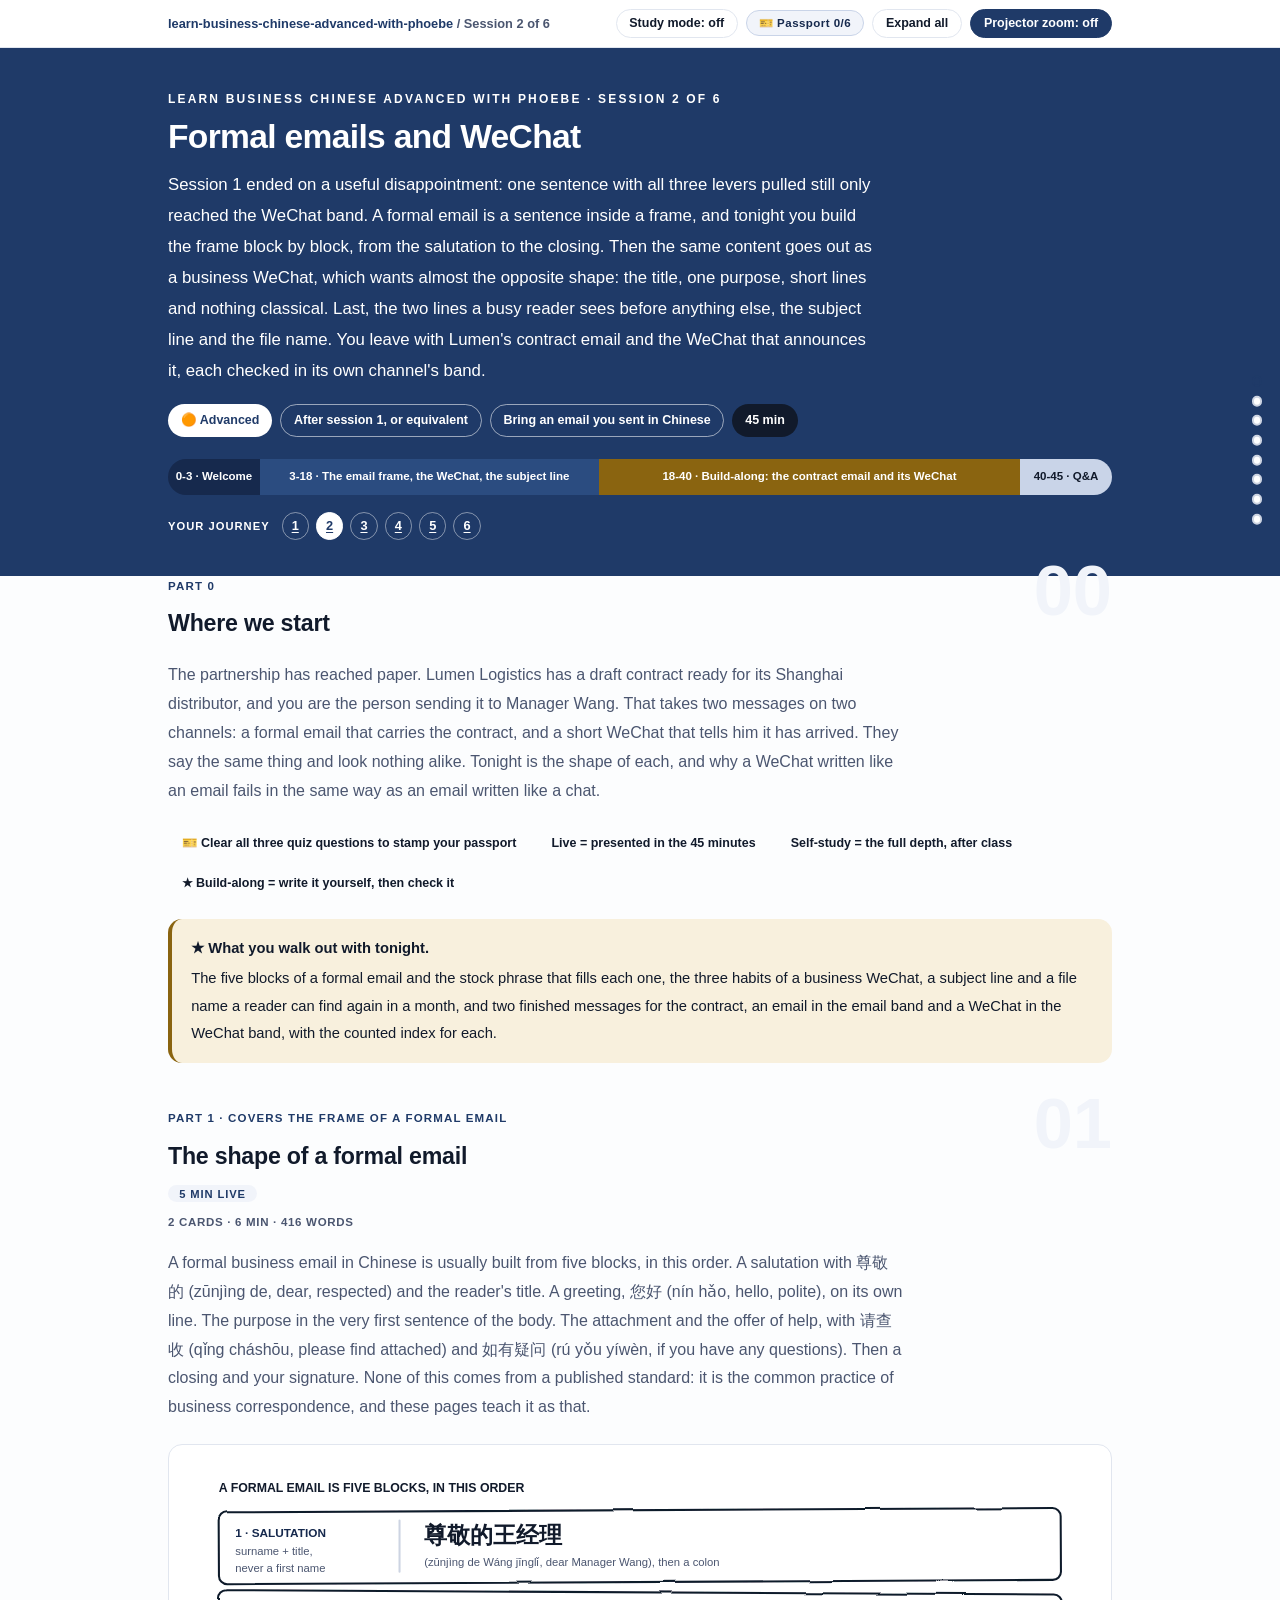
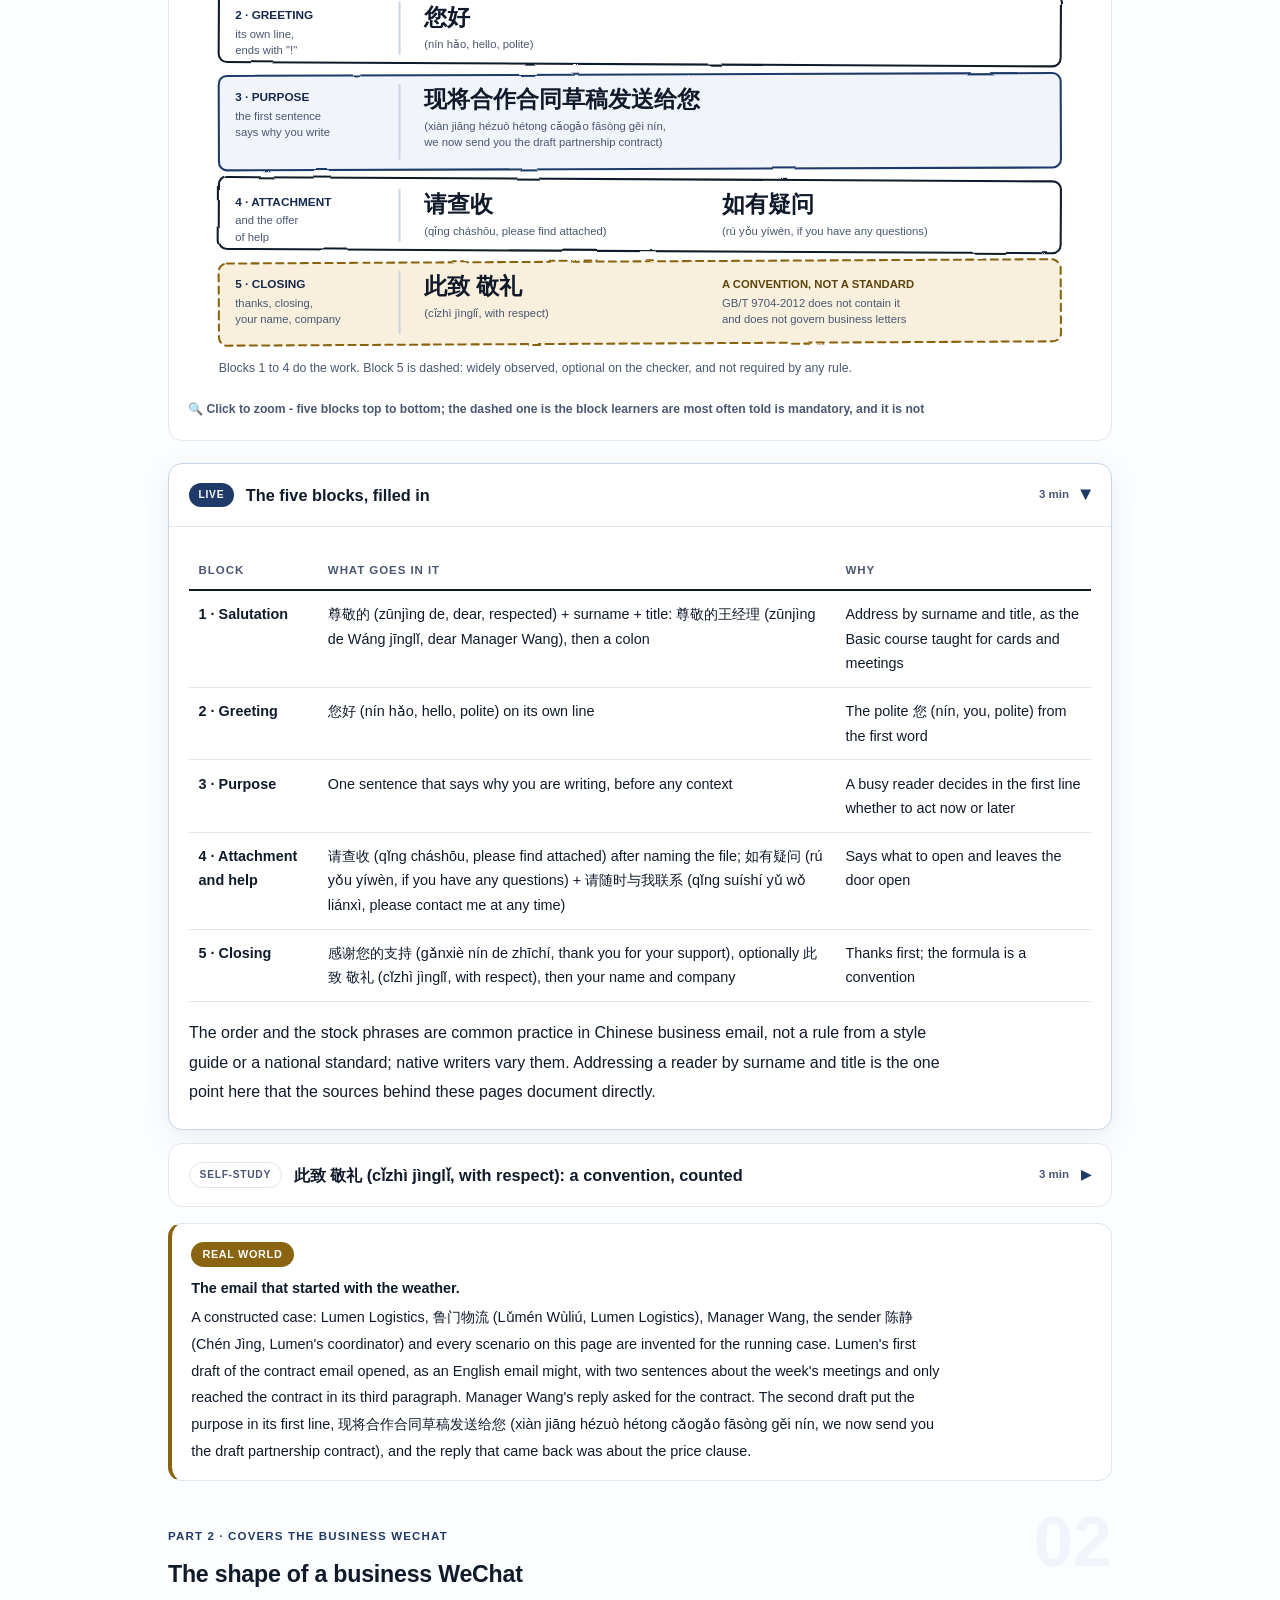
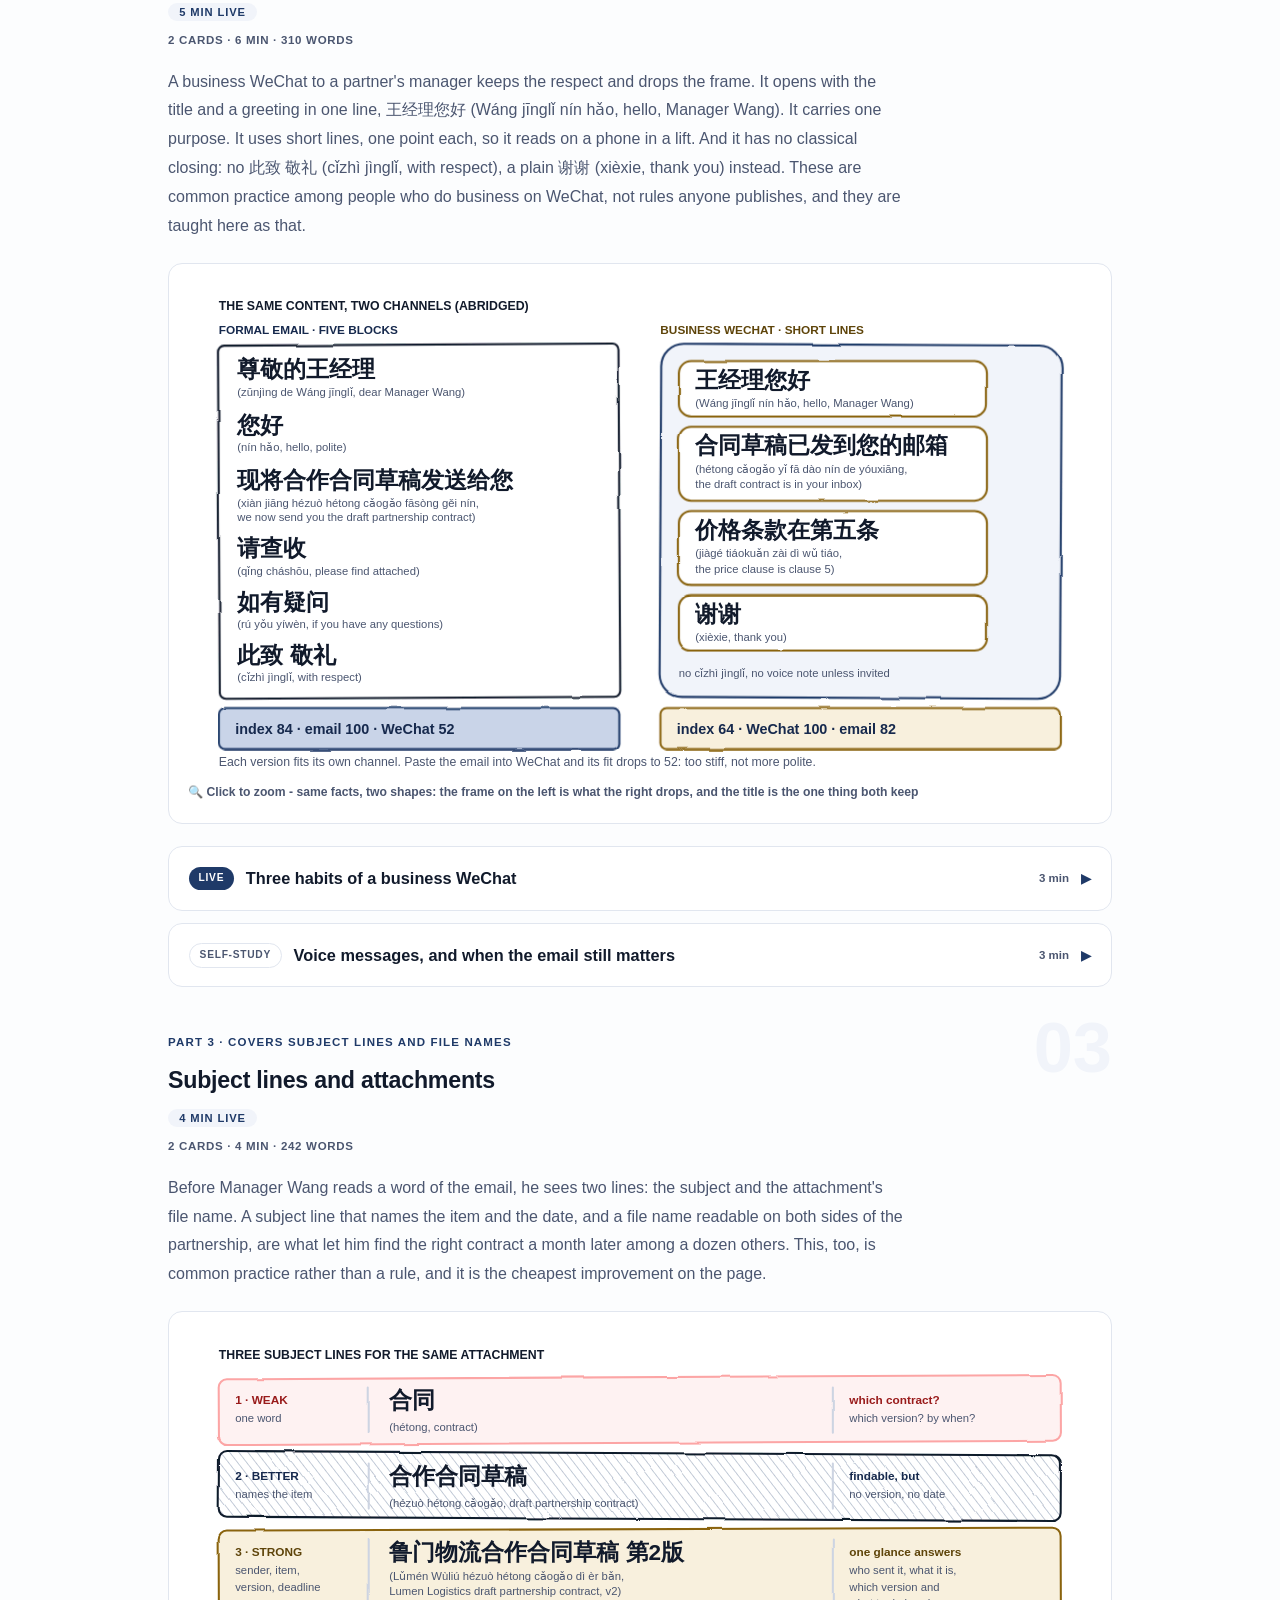
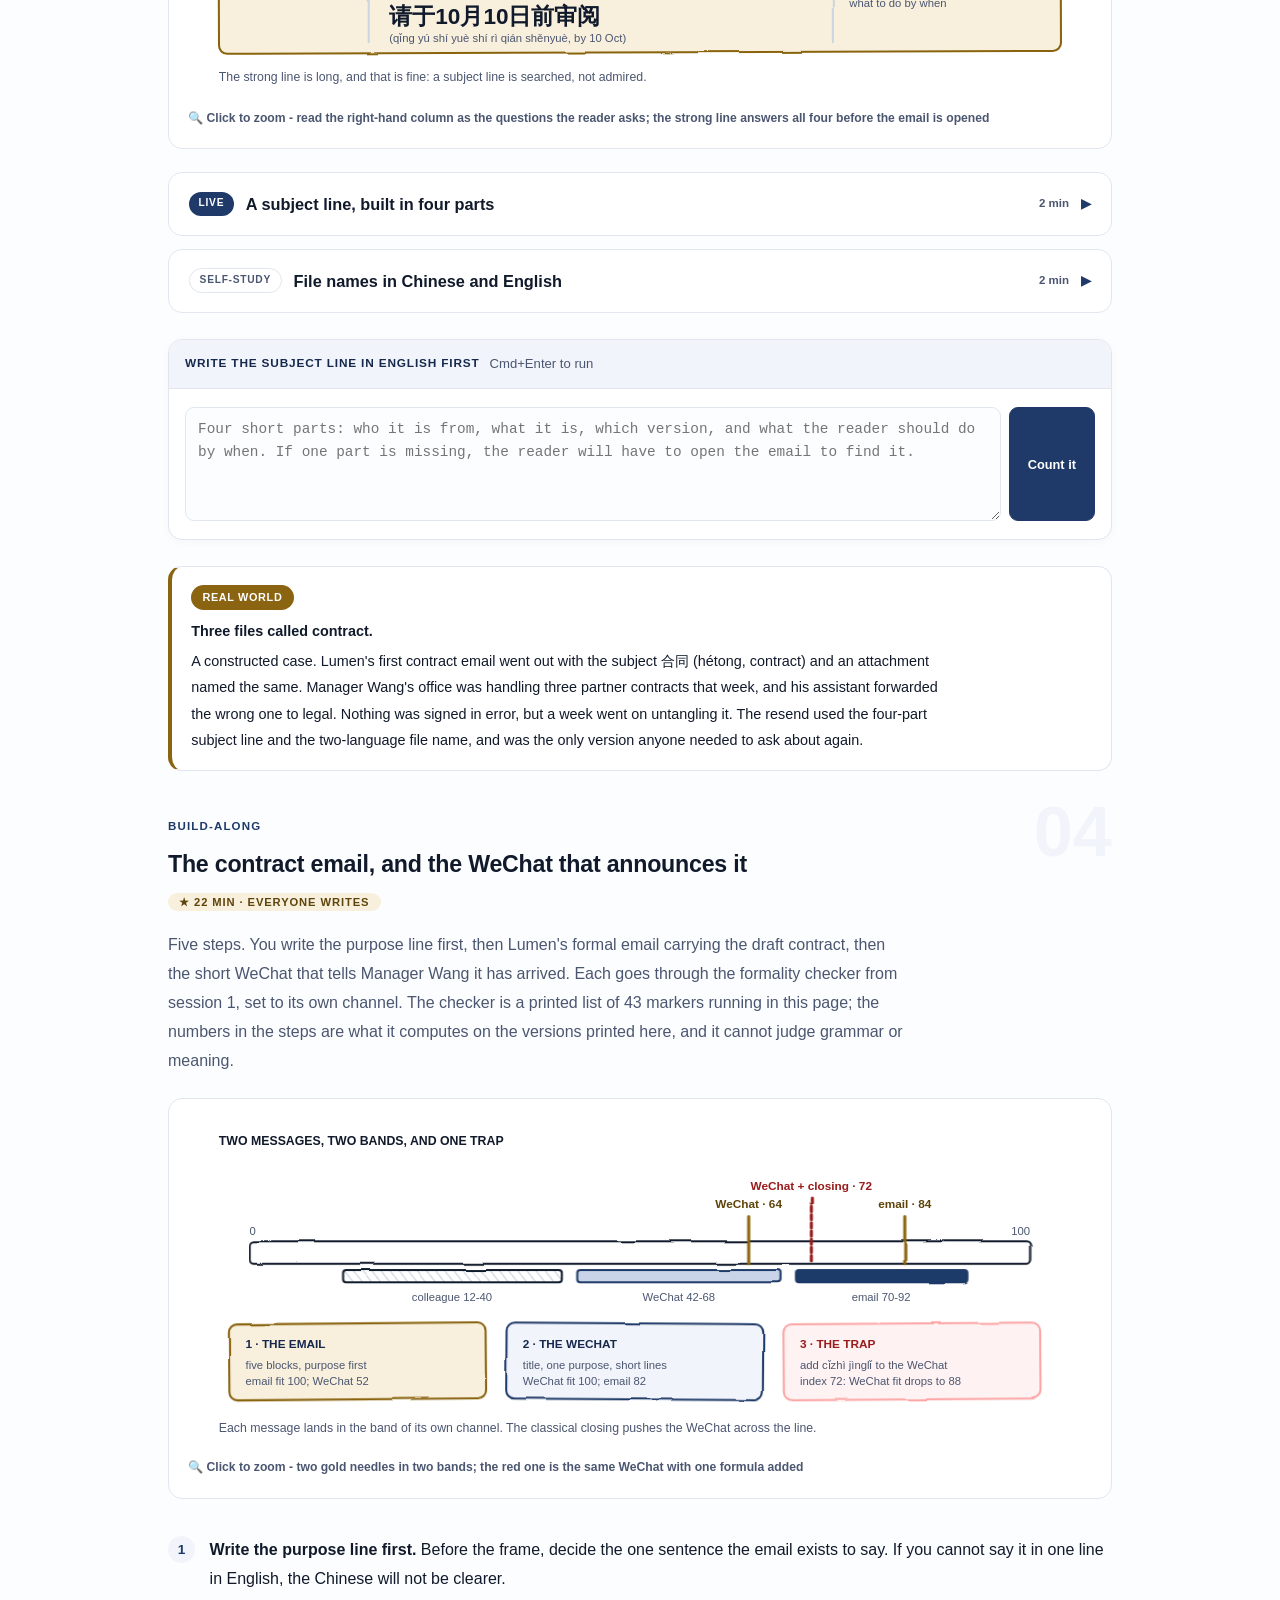
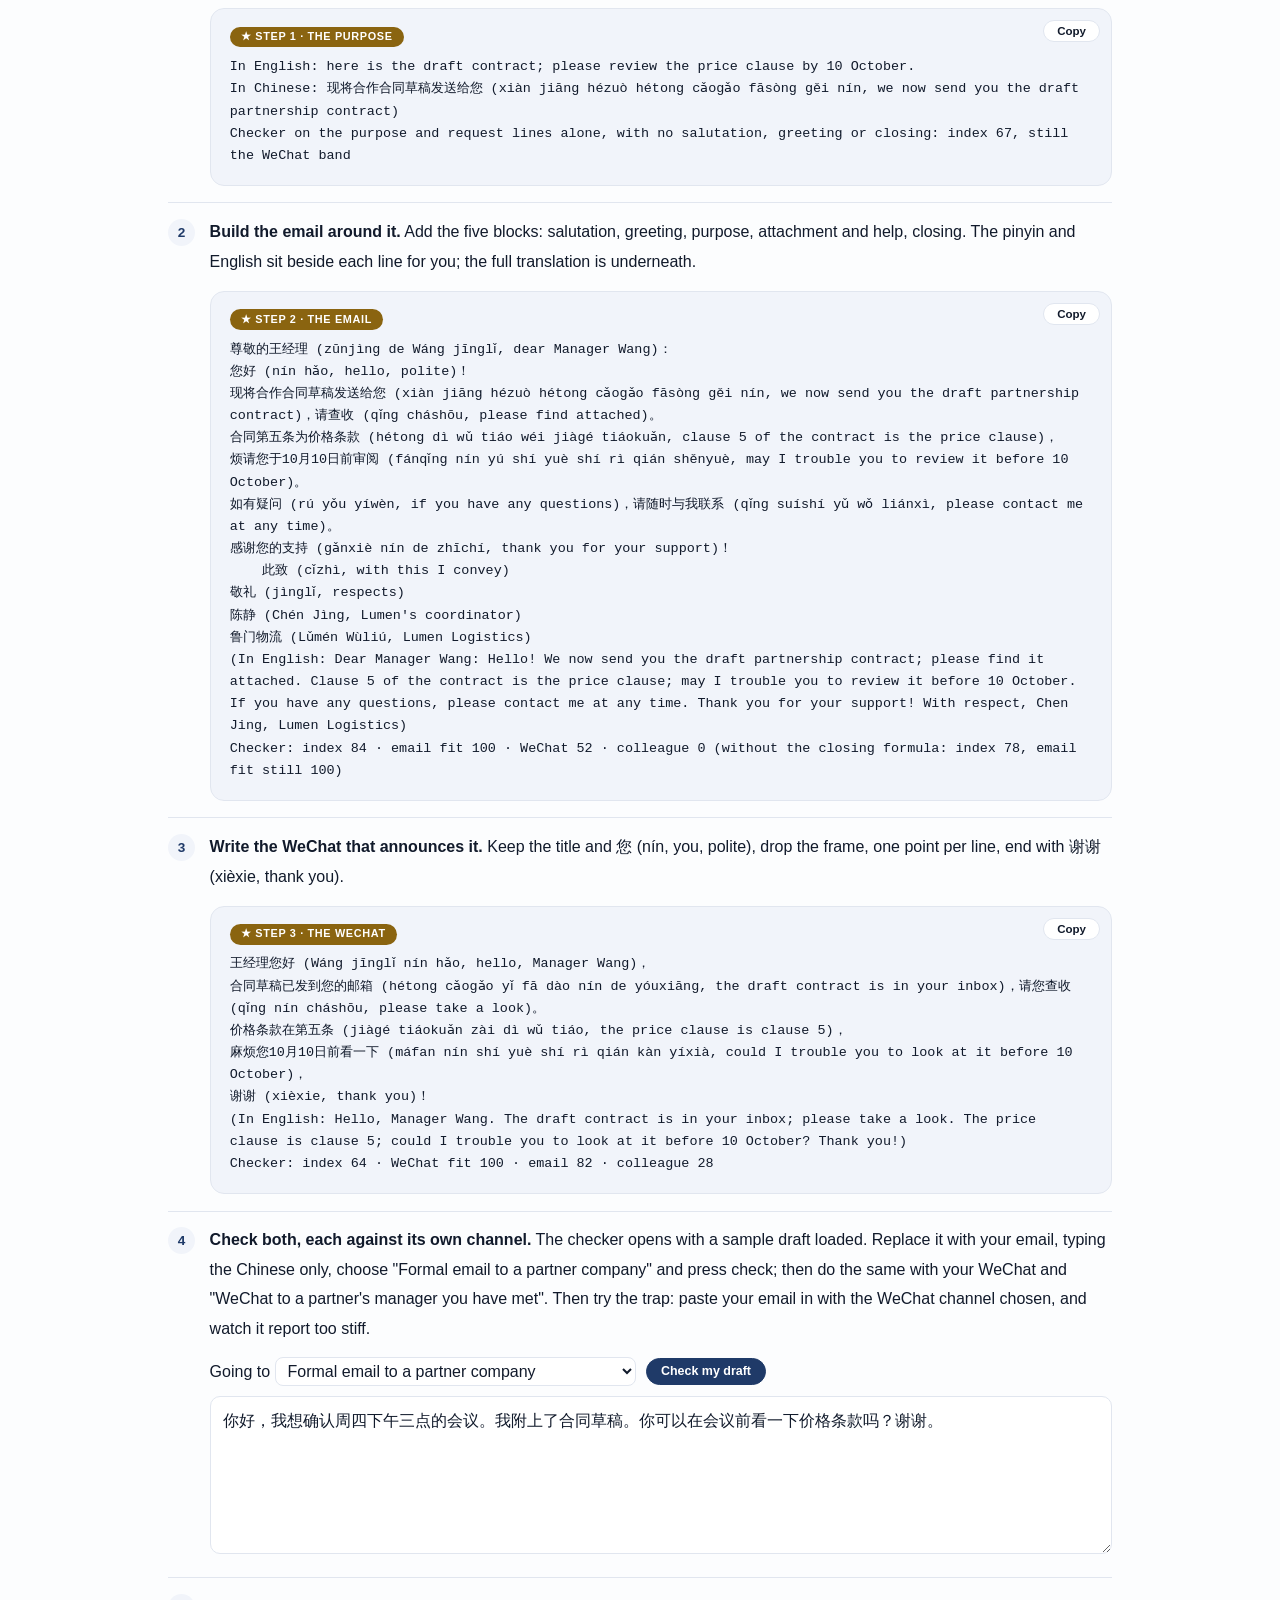
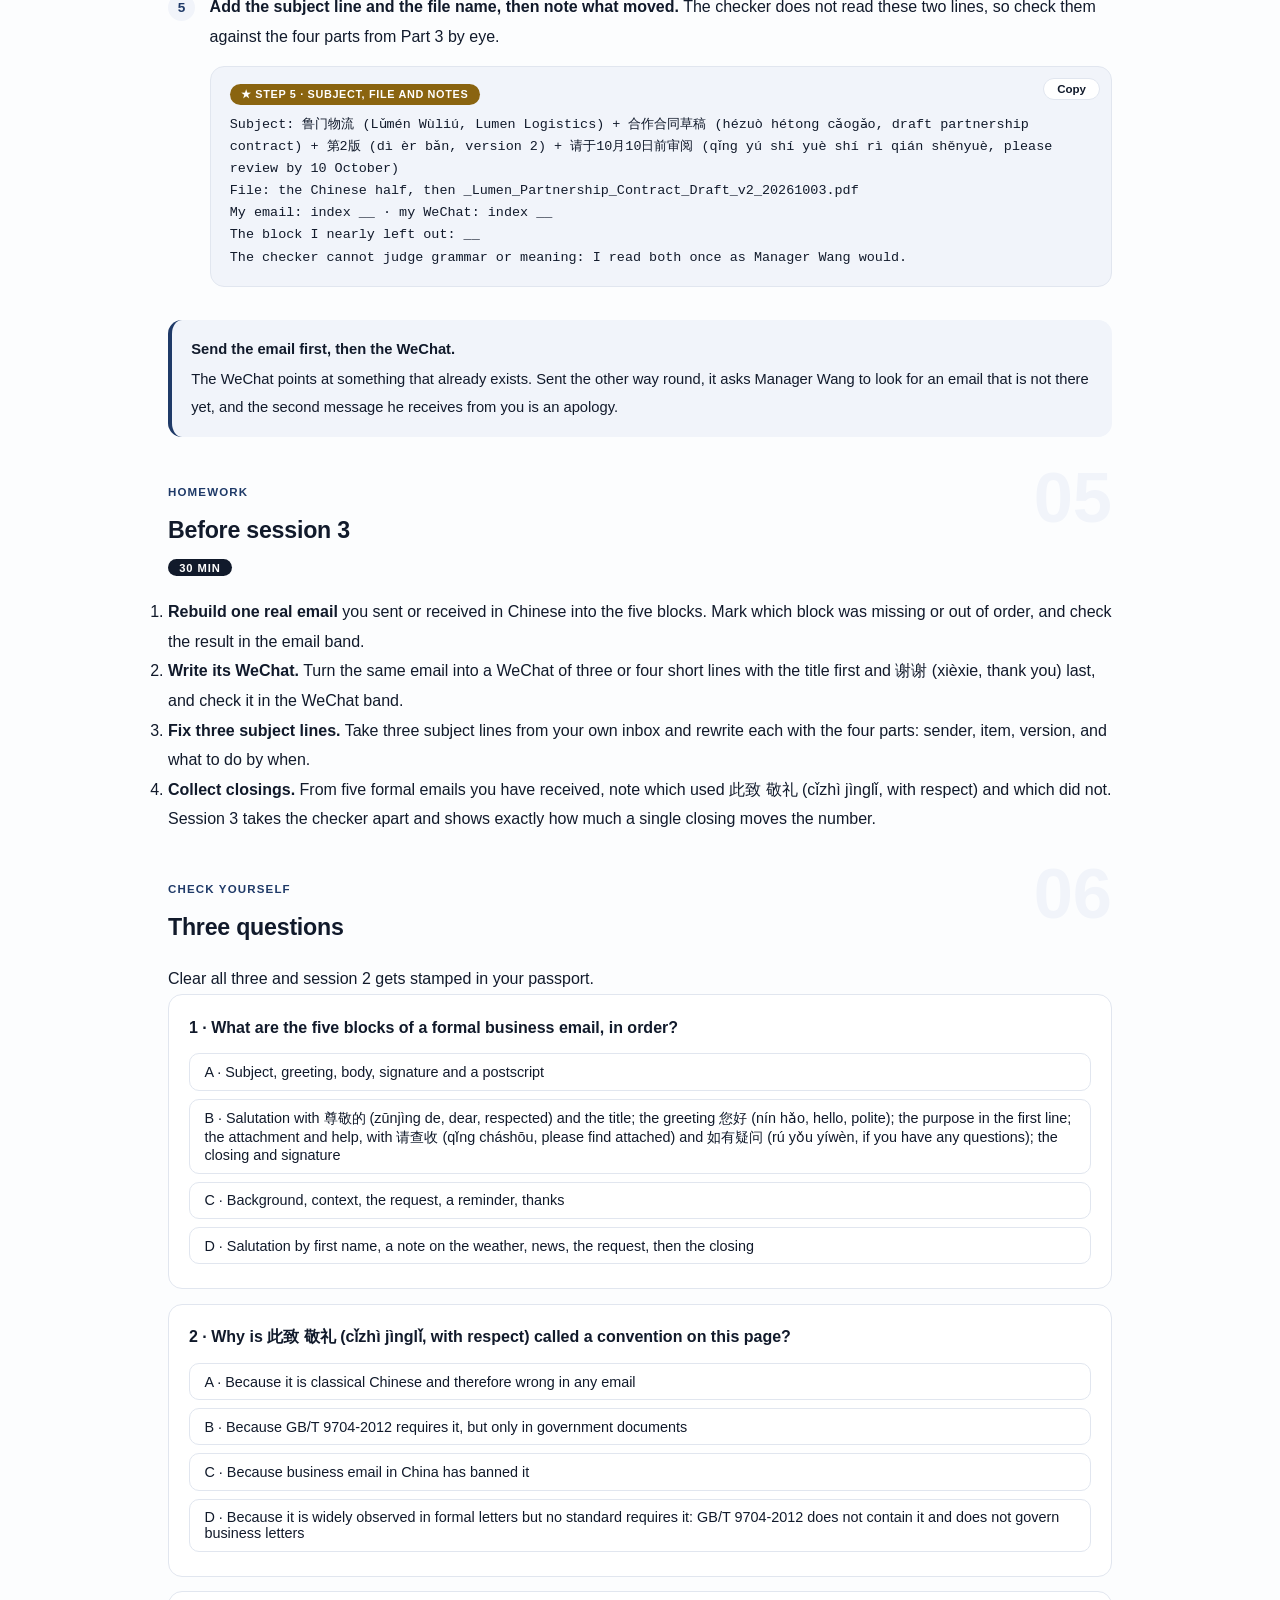
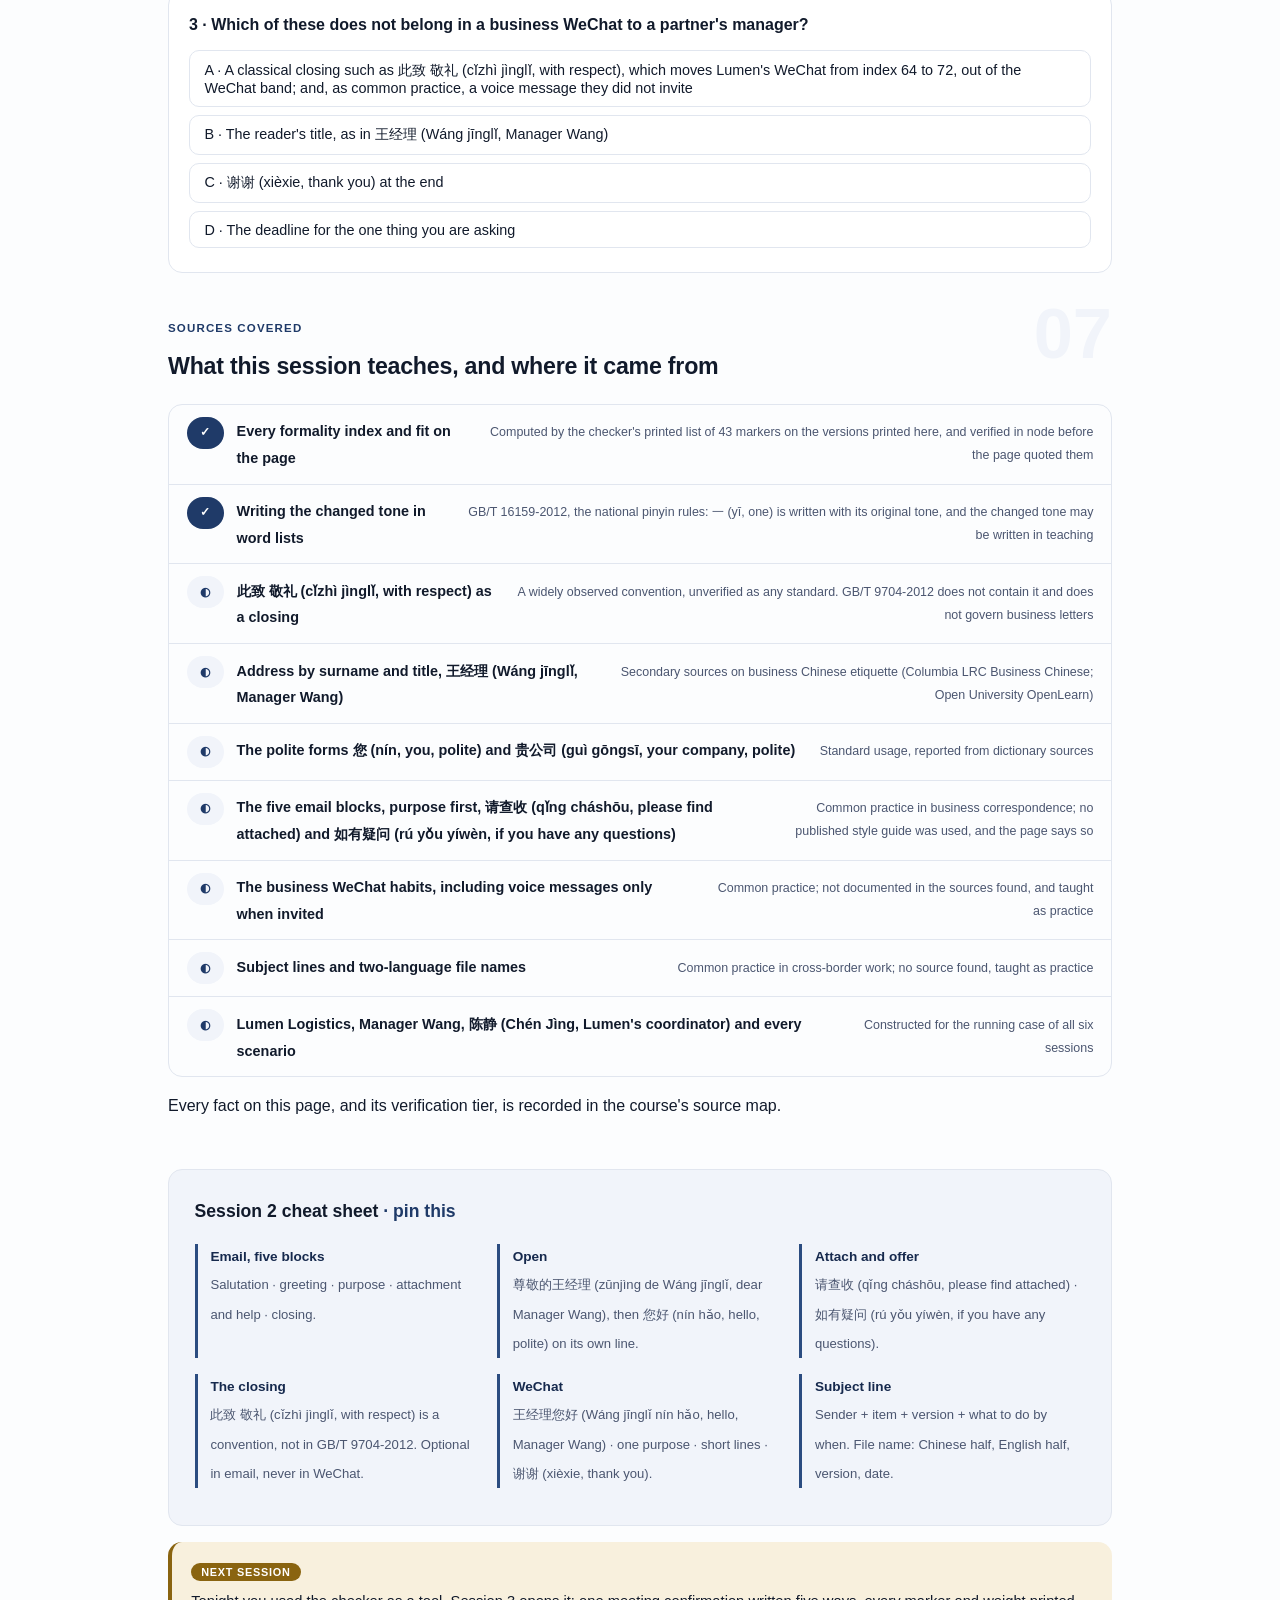
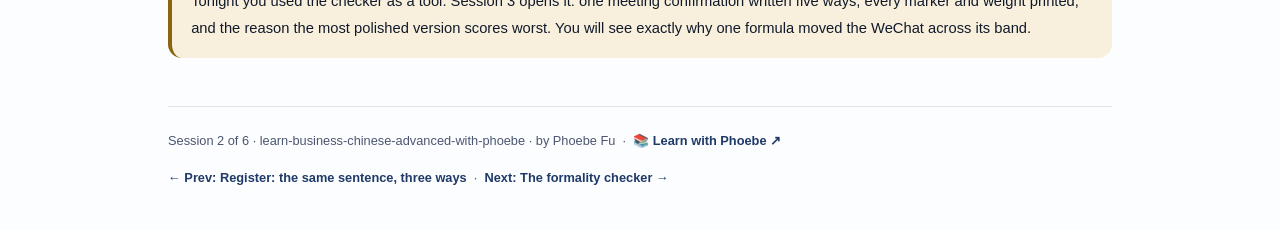
<file: courses/02-formal-emails-and-wechat.html>
<!DOCTYPE html>
<html lang="en">
<head>
<meta charset="UTF-8">
<meta name="viewport" content="width=device-width, initial-scale=1.0">
<!-- social:start -->
<meta name="description" content="Session 2 of 6. The frame that turns a formal sentence into a formal email: salutation by title, polite greeting, the purpose in the first line, attachment and offer of help, and a closing that is a convention rather than a standard. Then the shape of a business WeChat, and subject lines and file names that name the item and the date. Build-along: Lumen's contract email and the WeChat that announces it, each checked in its own channel's band.">
<meta property="og:type" content="article">
<meta property="og:site_name" content="Learn with Phoebe">
<meta property="og:title" content="Formal emails and WeChat - learn business chinese advanced with phoebe">
<meta property="og:description" content="Session 2 of 6. Five blocks make a formal email; three short lines make a business WeChat. The same content, two channels.">
<meta property="og:url" content="https://phoebefu6.github.io/learn-business-chinese-advanced-with-phoebe/courses/02-formal-emails-and-wechat.html">
<meta property="og:image" content="https://phoebefu6.github.io/learn-business-chinese-advanced-with-phoebe/assets/og-cover.png">
<meta property="og:image:width" content="1200">
<meta property="og:image:height" content="630">
<meta name="twitter:card" content="summary_large_image">
<meta name="twitter:title" content="Formal emails and WeChat - learn business chinese advanced with phoebe">
<meta name="twitter:description" content="Session 2 of 6. The email frame, the business WeChat, and a subject line that names the item and the date.">
<meta name="twitter:image" content="https://phoebefu6.github.io/learn-business-chinese-advanced-with-phoebe/assets/og-cover.png">
<!-- social:end -->
<title>Session 2 · Formal emails and WeChat - learn business chinese advanced with phoebe</title>
<link rel="stylesheet" href="../assets/style.css?v=20">
</head>
<body>

<div class="toolbar">
  <div class="wrap">
    <span class="crumb"><a href="../index.html">learn-business-chinese-advanced-with-phoebe</a> / Session 2 of 6</span>
    <button class="btn" id="toggle-all" type="button">Expand all</button>
    <button class="btn primary" id="zoom-toggle" type="button">Projector zoom: off</button>
  </div>
</div>

<header class="masthead">
  <div class="wrap">
    <div class="eyebrow">Learn Business Chinese Advanced with Phoebe · Session 2 of 6</div>
    <h1>Formal emails and <span class="accent">WeChat</span></h1>
    <p class="sub">Session 1 ended on a useful disappointment: one sentence with all three levers pulled still only reached the WeChat band. A formal email is a sentence inside a frame, and tonight you build the frame block by block, from the salutation to the closing. Then the same content goes out as a business WeChat, which wants almost the opposite shape: the title, one purpose, short lines and nothing classical. Last, the two lines a busy reader sees before anything else, the subject line and the file name. You leave with Lumen's contract email and the WeChat that announces it, each checked in its own channel's band.</p>
    <div class="chip-row">
      <span class="chip level">🟠 Advanced</span>
      <span class="chip audience">After session 1, or equivalent</span>
      <span class="chip audience">Bring an email you sent in Chinese</span>
      <span class="chip time">45 min</span>
    </div>
    <div class="agenda">
      <span class="a1" style="flex:1">0-3 · Welcome</span>
      <span class="a2" style="flex:4">3-18 · The email frame, the WeChat, the subject line</span>
      <span class="a3" style="flex:5">18-40 · Build-along: the contract email and its WeChat</span>
      <span class="a4" style="flex:1">40-45 · Q&amp;A</span>
    </div>
  </div>
</header>

<main class="wrap">

  <section class="section" id="intro">
    <div class="section-kicker">
      <span class="klabel">Part 0</span>
      <h2>Where we start</h2>
    </div>
    <p class="lede">The partnership has reached paper. Lumen Logistics has a draft contract ready for its Shanghai distributor, and you are the person sending it to Manager Wang. That takes two messages on two channels: a formal email that carries the contract, and a short WeChat that tells him it has arrived. They say the same thing and look nothing alike. Tonight is the shape of each, and why a WeChat written like an email fails in the same way as an email written like a chat.</p>

    <div class="legend">
      <span class="pill">🎫 Clear all three quiz questions to stamp your passport</span>
      <span class="pill">Live = presented in the 45 minutes</span>
      <span class="pill">Self-study = the full depth, after class</span>
      <span class="pill">★ Build-along = write it yourself, then check it</span>
    </div>

    <div class="callout win">
      <p><strong>★ What you walk out with tonight.</strong> The five blocks of a formal email and the stock phrase that fills each one, the three habits of a business WeChat, a subject line and a file name a reader can find again in a month, and two finished messages for the contract, an email in the email band and a WeChat in the WeChat band, with the counted index for each.</p>
    </div>
  </section>

  <section class="section" id="part-1">
    <div class="section-kicker">
      <span class="klabel">Part 1 · covers the frame of a formal email</span>
      <h2>The shape of a formal email</h2>
      <span class="tag concept">5 min live</span>
    </div>
    <p class="lede">A formal business email in Chinese is usually built from five blocks, in this order. A salutation with 尊敬的 (zūnjìng de, dear, respected) and the reader's title. A greeting, 您好 (nín hǎo, hello, polite), on its own line. The purpose in the very first sentence of the body. The attachment and the offer of help, with 请查收 (qǐng cháshōu, please find attached) and 如有疑问 (rú yǒu yíwèn, if you have any questions). Then a closing and your signature. None of this comes from a published standard: it is the common practice of business correspondence, and these pages teach it as that.</p>

    <figure class="zoomable">
      <svg viewBox="0 0 880 510" xmlns="http://www.w3.org/2000/svg" role="img" aria-label="An email skeleton in five labelled blocks. Block one, salutation: zunjing de Wang jingli, dear Manager Wang, the title and never a first name. Block two, greeting: nin hao on its own line. Block three, purpose: xian jiang hezuo hetong caogao fasong gei nin, we now send you the draft partnership contract, the first sentence says why you are writing. Block four, attachment and help: qing chashou, please find attached, and ru you yiwen, if you have any questions. Block five, closing: cizhi jingli, with respect, drawn dashed and marked as a convention, not part of GB/T 9704-2012.">
        <defs>
          <filter id="s2aSk" x="-3%" y="-3%" width="106%" height="106%"><feTurbulence type="fractalNoise" baseFrequency="0.02" numOctaves="2" seed="13" result="n"/><feDisplacementMap in="SourceGraphic" in2="n" scale="2.4" xChannelSelector="R" yChannelSelector="G"/></filter>
          <pattern id="s2aHc" patternUnits="userSpaceOnUse" width="7" height="7" patternTransform="rotate(-38)"><line x1="0" y1="0" x2="0" y2="7" stroke="#1F3A68" stroke-width="1" opacity=".5"/></pattern>
          <marker id="s2aAr" viewBox="0 0 10 10" refX="9" refY="5" markerWidth="8" markerHeight="8" orient="auto"><path d="M1 1 L9 5 L1 9" fill="none" stroke="#111A2B" stroke-width="1.6" stroke-linecap="round"/></marker>
        </defs>
        <style>
          .s2aH { font: 800 12px Inter, sans-serif; fill: #111A2B; }
          .s2aL { font: 800 11.5px Inter, sans-serif; fill: #16294D; }
          .s2aB { font: 800 11px Inter, sans-serif; fill: #5E440A; }
          .s2aS { font: 400 11px Inter, sans-serif; fill: #4B5670; }
          .s2aZ { font: 800 22px sans-serif; fill: #111A2B; }
          .s2aN { font: 400 12px Inter, sans-serif; fill: #4B5670; }
        </style>

        <text class="s2aH" x="30" y="26">A FORMAL EMAIL IS FIVE BLOCKS, IN THIS ORDER</text>

        <g filter="url(#s2aSk)" fill="none" stroke="#111A2B" stroke-width="2" stroke-linecap="round" stroke-linejoin="round">
          <rect x="30" y="44" width="820" height="70" rx="8" transform="rotate(-0.3 440 79)" fill="#FFFFFF"/>
          <rect x="30" y="124" width="820" height="70" rx="8" transform="rotate(0.3 440 159)" fill="#FFFFFF"/>
          <rect x="30" y="204" width="820" height="92" rx="8" transform="rotate(-0.2 440 250)" fill="#F1F4FA" stroke="#1F3A68"/>
          <rect x="30" y="306" width="820" height="70" rx="8" transform="rotate(0.3 440 341)" fill="#FFFFFF"/>
          <rect x="30" y="386" width="820" height="80" rx="8" transform="rotate(-0.3 440 426)" fill="#F8F0DD" stroke="#8A6410" stroke-dasharray="7 5"/>
          <path d="M206 54 L206 104 M206 134 L206 184 M206 214 L206 286 M206 316 L206 366 M206 396 L206 456" stroke="#CDD4E2" stroke-width="2"/>
        </g>

        <text class="s2aL" x="46" y="70">1 · SALUTATION</text>
        <text class="s2aS" x="46" y="88">surname + title,</text>
        <text class="s2aS" x="46" y="104">never a first name</text>
        <text class="s2aZ" x="230" y="76">尊敬的王经理</text><text class="s2aS" x="230" y="98">(zūnjìng de Wáng jīnglǐ, dear Manager Wang), then a colon</text>

        <text class="s2aL" x="46" y="150">2 · GREETING</text>
        <text class="s2aS" x="46" y="168">its own line,</text>
        <text class="s2aS" x="46" y="184">ends with "!"</text>
        <text class="s2aZ" x="230" y="156">您好</text><text class="s2aS" x="230" y="178">(nín hǎo, hello, polite)</text>

        <text class="s2aL" x="46" y="230">3 · PURPOSE</text>
        <text class="s2aS" x="46" y="248">the first sentence</text>
        <text class="s2aS" x="46" y="264">says why you write</text>
        <text class="s2aZ" x="230" y="236">现将合作合同草稿发送给您</text><text class="s2aS" x="230" y="258">(xiàn jiāng hézuò hétong cǎogǎo fāsòng gěi nín,</text>
        <text class="s2aS" x="230" y="274">we now send you the draft partnership contract)</text>

        <text class="s2aL" x="46" y="332">4 · ATTACHMENT</text>
        <text class="s2aS" x="46" y="350">and the offer</text>
        <text class="s2aS" x="46" y="366">of help</text>
        <text class="s2aZ" x="230" y="338">请查收</text><text class="s2aS" x="230" y="360">(qǐng cháshōu, please find attached)</text>
        <text class="s2aZ" x="520" y="338">如有疑问</text><text class="s2aS" x="520" y="360">(rú yǒu yíwèn, if you have any questions)</text>

        <text class="s2aL" x="46" y="412">5 · CLOSING</text>
        <text class="s2aS" x="46" y="430">thanks, closing,</text>
        <text class="s2aS" x="46" y="446">your name, company</text>
        <text class="s2aZ" x="230" y="418">此致 敬礼</text><text class="s2aS" x="230" y="440">(cǐzhì jìnglǐ, with respect)</text>
        <text class="s2aB" x="520" y="412">A CONVENTION, NOT A STANDARD</text>
        <text class="s2aS" x="520" y="430">GB/T 9704-2012 does not contain it</text>
        <text class="s2aS" x="520" y="446">and does not govern business letters</text>

        <text class="s2aN" x="30" y="494">Blocks 1 to 4 do the work. Block 5 is dashed: widely observed, optional on the checker, and not required by any rule.</text>
      </svg>
      <figcaption>🔍 Click to zoom - five blocks top to bottom; the dashed one is the block learners are most often told is mandatory, and it is not</figcaption>
    </figure>

    <details class="card" open>
      <summary><span class="mode live">Live</span>The five blocks, filled in<span class="mini">3 min</span><span class="caret">▶</span></summary>
      <div class="body">
        <table class="clean">
          <tr><th>Block</th><th>What goes in it</th><th>Why</th></tr>
          <tr><td>1 · Salutation</td><td>尊敬的 (zūnjìng de, dear, respected) + surname + title: 尊敬的王经理 (zūnjìng de Wáng jīnglǐ, dear Manager Wang), then a colon</td><td>Address by surname and title, as the Basic course taught for cards and meetings</td></tr>
          <tr><td>2 · Greeting</td><td>您好 (nín hǎo, hello, polite) on its own line</td><td>The polite 您 (nín, you, polite) from the first word</td></tr>
          <tr><td>3 · Purpose</td><td>One sentence that says why you are writing, before any context</td><td>A busy reader decides in the first line whether to act now or later</td></tr>
          <tr><td>4 · Attachment and help</td><td>请查收 (qǐng cháshōu, please find attached) after naming the file; 如有疑问 (rú yǒu yíwèn, if you have any questions) + 请随时与我联系 (qǐng suíshí yǔ wǒ liánxì, please contact me at any time)</td><td>Says what to open and leaves the door open</td></tr>
          <tr><td>5 · Closing</td><td>感谢您的支持 (gǎnxiè nín de zhīchí, thank you for your support), optionally 此致 敬礼 (cǐzhì jìnglǐ, with respect), then your name and company</td><td>Thanks first; the formula is a convention</td></tr>
        </table>
        <p>The order and the stock phrases are common practice in Chinese business email, not a rule from a style guide or a national standard; native writers vary them. Addressing a reader by surname and title is the one point here that the sources behind these pages document directly.</p>
      </div>
    </details>

    <details class="card">
      <summary><span class="mode self">Self-study</span>此致 敬礼 (cǐzhì jìnglǐ, with respect): a convention, counted<span class="mini">3 min</span><span class="caret">▶</span></summary>
      <div class="body">
        <p>Many guides present 此致 (cǐzhì, with this I convey) and 敬礼 (jìnglǐ, respects) as the required close of a formal letter, written on two lines: 此致 (cǐzhì, with this I convey) indented under the body, 敬礼 (jìnglǐ, respects) at the left margin on the next line. It is widely observed, and you will see it in many emails from partners. It is a convention. The national standard often cited for it, GB/T 9704-2012, governs the layout of official government documents; it does not contain the formula and does not govern business letters at all.</p>
        <p>The checker agrees in its own way. Lumen's contract email scores index 84 with the formula and 78 without it: both sit inside the email band of 70 to 92, so both fit. Use it when your partner's emails use it, or when you are unsure and the message is a first formal one; leave it out of a short reply to an email that did not.</p>
        <p>On pinyin in these lists: words such as 看一下 (kàn yíxià, take a look) are written with the tone you say, yí before a fourth tone. Standard pinyin (GB/T 16159-2012) writes the original tone, yīxià, and allows the changed tone in teaching, which is what these pages do.</p>
      </div>
    </details>

    <div class="callout example">
      <span class="ex-pill">Real world</span>
      <p><strong>The email that started with the weather.</strong> A constructed case: Lumen Logistics, 鲁门物流 (Lǔmén Wùliú, Lumen Logistics), Manager Wang, the sender 陈静 (Chén Jìng, Lumen's coordinator) and every scenario on this page are invented for the running case. Lumen's first draft of the contract email opened, as an English email might, with two sentences about the week's meetings and only reached the contract in its third paragraph. Manager Wang's reply asked for the contract. The second draft put the purpose in its first line, 现将合作合同草稿发送给您 (xiàn jiāng hézuò hétong cǎogǎo fāsòng gěi nín, we now send you the draft partnership contract), and the reply that came back was about the price clause.</p>
    </div>
  </section>

  <section class="section" id="part-2">
    <div class="section-kicker">
      <span class="klabel">Part 2 · covers the business WeChat</span>
      <h2>The shape of a business WeChat</h2>
      <span class="tag concept">5 min live</span>
    </div>
    <p class="lede">A business WeChat to a partner's manager keeps the respect and drops the frame. It opens with the title and a greeting in one line, 王经理您好 (Wáng jīnglǐ nín hǎo, hello, Manager Wang). It carries one purpose. It uses short lines, one point each, so it reads on a phone in a lift. And it has no classical closing: no 此致 敬礼 (cǐzhì jìnglǐ, with respect), a plain 谢谢 (xièxie, thank you) instead. These are common practice among people who do business on WeChat, not rules anyone publishes, and they are taught here as that.</p>

    <figure class="zoomable">
      <svg viewBox="0 0 880 476" xmlns="http://www.w3.org/2000/svg" role="img" aria-label="The same content written twice, side by side. Left, the formal email on a sheet of paper: zunjing de Wang jingli, nin hao, xian jiang hezuo hetong caogao fasong gei nin, qing chashou, ru you yiwen, cizhi jingli; index 84, email fit 100, WeChat fit 52. Right, the WeChat on a phone in four short bubbles: Wang jingli nin hao, hetong caogao yi fa dao nin de youxiang, jiage tiaokuan zai di wu tiao, xiexie; no classical closing, no voice note unless invited; index 64, WeChat fit 100, email fit 82.">
        <defs>
          <filter id="s2bSk" x="-3%" y="-3%" width="106%" height="106%"><feTurbulence type="fractalNoise" baseFrequency="0.02" numOctaves="2" seed="29" result="n"/><feDisplacementMap in="SourceGraphic" in2="n" scale="2.4" xChannelSelector="R" yChannelSelector="G"/></filter>
          <pattern id="s2bHc" patternUnits="userSpaceOnUse" width="7" height="7" patternTransform="rotate(-38)"><line x1="0" y1="0" x2="0" y2="7" stroke="#1F3A68" stroke-width="1" opacity=".5"/></pattern>
          <marker id="s2bAr" viewBox="0 0 10 10" refX="9" refY="5" markerWidth="8" markerHeight="8" orient="auto"><path d="M1 1 L9 5 L1 9" fill="none" stroke="#111A2B" stroke-width="1.6" stroke-linecap="round"/></marker>
        </defs>
        <style>
          .s2bH { font: 800 12px Inter, sans-serif; fill: #111A2B; }
          .s2bL { font: 800 11.5px Inter, sans-serif; fill: #16294D; }
          .s2bB { font: 800 11.5px Inter, sans-serif; fill: #5E440A; }
          .s2bS { font: 400 11px Inter, sans-serif; fill: #4B5670; }
          .s2bZ { font: 800 22px sans-serif; fill: #111A2B; }
          .s2bV { font: 800 14px Inter, sans-serif; fill: #16294D; }
          .s2bN { font: 400 12px Inter, sans-serif; fill: #4B5670; }
        </style>

        <text class="s2bH" x="30" y="26">THE SAME CONTENT, TWO CHANNELS (ABRIDGED)</text>
        <text class="s2bL" x="30" y="50">FORMAL EMAIL · FIVE BLOCKS</text>
        <text class="s2bB" x="460" y="50">BUSINESS WECHAT · SHORT LINES</text>

        <g filter="url(#s2bSk)" fill="none" stroke="#111A2B" stroke-width="2" stroke-linecap="round" stroke-linejoin="round">
          <rect x="30" y="60" width="390" height="344" rx="6" transform="rotate(-0.3 225 232)" fill="#FFFFFF"/>
          <rect x="460" y="60" width="390" height="344" rx="22" transform="rotate(0.3 655 232)" fill="#F1F4FA" stroke="#1F3A68"/>
          <rect x="478" y="76" width="300" height="54" rx="12" fill="#FFFFFF" stroke="#8A6410"/>
          <rect x="478" y="140" width="300" height="72" rx="12" fill="#FFFFFF" stroke="#8A6410"/>
          <rect x="478" y="222" width="300" height="72" rx="12" fill="#FFFFFF" stroke="#8A6410"/>
          <rect x="478" y="304" width="300" height="54" rx="12" fill="#FFFFFF" stroke="#8A6410"/>
          <rect x="30" y="414" width="390" height="40" rx="6" fill="#C9D4E8" stroke="#1F3A68"/>
          <rect x="460" y="414" width="390" height="40" rx="6" fill="#F8F0DD" stroke="#8A6410"/>
        </g>

        <text class="s2bZ" x="48" y="92">尊敬的王经理</text><text class="s2bS" x="48" y="110">(zūnjìng de Wáng jīnglǐ, dear Manager Wang)</text>
        <text class="s2bZ" x="48" y="146">您好</text><text class="s2bS" x="48" y="164">(nín hǎo, hello, polite)</text>
        <text class="s2bZ" x="48" y="200">现将合作合同草稿发送给您</text><text class="s2bS" x="48" y="218">(xiàn jiāng hézuò hétong cǎogǎo fāsòng gěi nín,</text>
        <text class="s2bS" x="48" y="232">we now send you the draft partnership contract)</text>
        <text class="s2bZ" x="48" y="266">请查收</text><text class="s2bS" x="48" y="284">(qǐng cháshōu, please find attached)</text>
        <text class="s2bZ" x="48" y="318">如有疑问</text><text class="s2bS" x="48" y="336">(rú yǒu yíwèn, if you have any questions)</text>
        <text class="s2bZ" x="48" y="370">此致 敬礼</text><text class="s2bS" x="48" y="388">(cǐzhì jìnglǐ, with respect)</text>

        <text class="s2bZ" x="494" y="102">王经理您好</text><text class="s2bS" x="494" y="121">(Wáng jīnglǐ nín hǎo, hello, Manager Wang)</text>
        <text class="s2bZ" x="494" y="166">合同草稿已发到您的邮箱</text><text class="s2bS" x="494" y="185">(hétong cǎogǎo yǐ fā dào nín de yóuxiāng,</text>
        <text class="s2bS" x="494" y="200">the draft contract is in your inbox)</text>
        <text class="s2bZ" x="494" y="248">价格条款在第五条</text><text class="s2bS" x="494" y="267">(jiàgé tiáokuǎn zài dì wǔ tiáo,</text>
        <text class="s2bS" x="494" y="282">the price clause is clause 5)</text>
        <text class="s2bZ" x="494" y="330">谢谢</text><text class="s2bS" x="494" y="349">(xièxie, thank you)</text>
        <text class="s2bS" x="478" y="384">no cǐzhì jìnglǐ, no voice note unless invited</text>

        <text class="s2bV" x="46" y="439">index 84 · email 100 · WeChat 52</text>
        <text class="s2bV" x="476" y="439">index 64 · WeChat 100 · email 82</text>

        <text class="s2bN" x="30" y="470">Each version fits its own channel. Paste the email into WeChat and its fit drops to 52: too stiff, not more polite.</text>
      </svg>
      <figcaption>🔍 Click to zoom - same facts, two shapes: the frame on the left is what the right drops, and the title is the one thing both keep</figcaption>
    </figure>

    <details class="card">
      <summary><span class="mode live">Live</span>Three habits of a business WeChat<span class="mini">3 min</span><span class="caret">▶</span></summary>
      <div class="body">
        <p><strong>The title, in the first words.</strong> 王经理您好 (Wáng jīnglǐ nín hǎo, hello, Manager Wang) does the work of the email's first two blocks in one line. The polite 您 (nín, you, polite) stays; 尊敬的 (zūnjìng de, dear, respected) goes, because on WeChat it reads as a letter pasted into a chat window.</p>
        <p><strong>One purpose, short lines.</strong> One message, one thing to do: the contract is in your inbox, please look at the price clause by 10 October. If there is a second topic, it gets its own message later. Each line carries one point, so the reader can answer the line, not the paragraph.</p>
        <p><strong>No classical closing.</strong> End with 谢谢 (xièxie, thank you). The checker shows why: add 此致 敬礼 (cǐzhì jìnglǐ, with respect) to the end of Lumen's WeChat and its index rises from 64 to 72, out of the WeChat band of 42 to 68 and into the email band. The formula does not make a WeChat more respectful; it makes it the wrong shape.</p>
      </div>
    </details>

    <details class="card">
      <summary><span class="mode self">Self-study</span>Voice messages, and when the email still matters<span class="mini">3 min</span><span class="caret">▶</span></summary>
      <div class="body">
        <p>WeChat makes voice messages easy, and many people use them all day with colleagues. To a partner's manager, a common professional practice is to send text unless they have sent you voice messages first or asked for one: text can be read in a meeting, searched later and forwarded, and a voice note can do none of those. This is practice reported by people who work this way, not a documented rule, and some teams simply prefer voice. Follow the partner's lead.</p>
        <p>The WeChat does not replace the email. The email carries the contract, the version and the deadline in a form both companies can file. The WeChat points at it. If the WeChat starts to carry the content, the price, the clause wording, the deadline, it has become an unfiled email, and that is usually the moment to move back to email.</p>
      </div>
    </details>
  </section>

  <section class="section" id="part-3">
    <div class="section-kicker">
      <span class="klabel">Part 3 · covers subject lines and file names</span>
      <h2>Subject lines and attachments</h2>
      <span class="tag concept">4 min live</span>
    </div>
    <p class="lede">Before Manager Wang reads a word of the email, he sees two lines: the subject and the attachment's file name. A subject line that names the item and the date, and a file name readable on both sides of the partnership, are what let him find the right contract a month later among a dozen others. This, too, is common practice rather than a rule, and it is the cheapest improvement on the page.</p>

    <figure class="zoomable">
      <svg viewBox="0 0 880 356" xmlns="http://www.w3.org/2000/svg" role="img" aria-label="Three subject lines from weak to strong. One, weak: hetong, contract; which contract, which version, by when? Two, better: hezuo hetong caogao, draft partnership contract; names the item, no version and no date. Three, strong: Lumen Wuliu hezuo hetong caogao di er ban, Lumen Logistics draft partnership contract version 2, and qing yu shi yue shi ri qian shenyue, please review by 10 October; sender, item, version and deadline.">
        <defs>
          <filter id="s2cSk" x="-3%" y="-3%" width="106%" height="106%"><feTurbulence type="fractalNoise" baseFrequency="0.02" numOctaves="2" seed="43" result="n"/><feDisplacementMap in="SourceGraphic" in2="n" scale="2.4" xChannelSelector="R" yChannelSelector="G"/></filter>
          <pattern id="s2cHc" patternUnits="userSpaceOnUse" width="7" height="7" patternTransform="rotate(-38)"><line x1="0" y1="0" x2="0" y2="7" stroke="#1F3A68" stroke-width="1" opacity=".5"/></pattern>
        </defs>
        <style>
          .s2cH { font: 800 12px Inter, sans-serif; fill: #111A2B; }
          .s2cL { font: 800 11.5px Inter, sans-serif; fill: #16294D; }
          .s2cB { font: 800 11.5px Inter, sans-serif; fill: #5E440A; }
          .s2cR { font: 800 11.5px Inter, sans-serif; fill: #991B1B; }
          .s2cS { font: 400 11px Inter, sans-serif; fill: #4B5670; }
          .s2cZ { font: 800 22px sans-serif; fill: #111A2B; }
          .s2cN { font: 400 12px Inter, sans-serif; fill: #4B5670; }
        </style>

        <text class="s2cH" x="30" y="26">THREE SUBJECT LINES FOR THE SAME ATTACHMENT</text>

        <g filter="url(#s2cSk)" fill="none" stroke="#111A2B" stroke-width="2" stroke-linecap="round" stroke-linejoin="round">
          <rect x="30" y="44" width="820" height="64" rx="8" transform="rotate(-0.3 440 76)" fill="#FEF2F2" stroke="#FCA5A5"/>
          <rect x="30" y="118" width="820" height="64" rx="8" transform="rotate(0.3 440 150)" fill="url(#s2cHc)"/>
          <rect x="30" y="192" width="820" height="120" rx="8" transform="rotate(-0.2 440 252)" fill="#F8F0DD" stroke="#8A6410"/>
          <path d="M176 54 L176 98 M176 128 L176 172 M176 202 L176 302 M628 54 L628 98 M628 128 L628 172 M628 202 L628 302" stroke="#CDD4E2" stroke-width="2"/>
        </g>

        <text class="s2cR" x="46" y="70">1 · WEAK</text>
        <text class="s2cS" x="46" y="88">one word</text>
        <text class="s2cZ" x="196" y="74">合同</text><text class="s2cS" x="196" y="96">(hétong, contract)</text>
        <text class="s2cR" x="644" y="70">which contract?</text>
        <text class="s2cS" x="644" y="88">which version? by when?</text>

        <text class="s2cL" x="46" y="144">2 · BETTER</text>
        <text class="s2cS" x="46" y="162">names the item</text>
        <text class="s2cZ" x="196" y="148">合作合同草稿</text><text class="s2cS" x="196" y="170">(hézuò hétong cǎogǎo, draft partnership contract)</text>
        <text class="s2cL" x="644" y="144">findable, but</text>
        <text class="s2cS" x="644" y="162">no version, no date</text>

        <text class="s2cB" x="46" y="218">3 · STRONG</text>
        <text class="s2cS" x="46" y="236">sender, item,</text>
        <text class="s2cS" x="46" y="252">version, deadline</text>
        <text class="s2cZ" x="196" y="222">鲁门物流合作合同草稿 第2版</text><text class="s2cS" x="196" y="242">(Lǔmén Wùliú hézuò hétong cǎogǎo dì èr bǎn,</text>
        <text class="s2cS" x="196" y="256">Lumen Logistics draft partnership contract, v2)</text>
        <text class="s2cZ" x="196" y="284">请于10月10日前审阅</text><text class="s2cS" x="196" y="302">(qǐng yú shí yuè shí rì qián shěnyuè, by 10 Oct)</text>
        <text class="s2cB" x="644" y="218">one glance answers</text>
        <text class="s2cS" x="644" y="236">who sent it, what it is,</text>
        <text class="s2cS" x="644" y="252">which version and</text>
        <text class="s2cS" x="644" y="268">what to do by when</text>

        <text class="s2cN" x="30" y="340">The strong line is long, and that is fine: a subject line is searched, not admired.</text>
      </svg>
      <figcaption>🔍 Click to zoom - read the right-hand column as the questions the reader asks; the strong line answers all four before the email is opened</figcaption>
    </figure>

    <details class="card">
      <summary><span class="mode live">Live</span>A subject line, built in four parts<span class="mini">2 min</span><span class="caret">▶</span></summary>
      <div class="body">
        <p>Write it as four short parts: who it is from, 鲁门物流 (Lǔmén Wùliú, Lumen Logistics); what it is, 合作合同草稿 (hézuò hétong cǎogǎo, draft partnership contract); which version, 第2版 (dì èr bǎn, version 2); and what to do by when, 请于10月10日前审阅 (qǐng yú shí yuè shí rì qián shěnyuè, please review by 10 October). Many writers put the company in 【】 brackets at the front so it sorts and stands out in an inbox; that is a habit, not a rule.</p>
        <p>Dates in subject lines and file names are safest as numbers, month before day, as Chinese writes them: 10月10日 (shí yuè shí rì, 10 October). In a file name, the compact form 20261003 sorts correctly in any folder.</p>
      </div>
    </details>

    <details class="card">
      <summary><span class="mode self">Self-study</span>File names in Chinese and English<span class="mini">2 min</span><span class="caret">▶</span></summary>
      <div class="body">
        <p>A contract between a Singapore company and a Shanghai one is opened by people on both sides, some of whom read only one of the two languages, and by systems that sometimes mangle Chinese characters in file names. A common practice in cross-border work is a file name with both halves: the Chinese description, the English description, the version and the date, joined by underscores.</p>
        <table class="clean">
          <tr><th>Part</th><th>Example</th></tr>
          <tr><td>Chinese description</td><td>鲁门物流合作合同草稿 (Lǔmén Wùliú hézuò hétong cǎogǎo, Lumen Logistics draft partnership contract)</td></tr>
          <tr><td>English description</td><td>Lumen_Partnership_Contract_Draft</td></tr>
          <tr><td>Version and date</td><td>v2_20261003</td></tr>
          <tr><td>Joined</td><td>the Chinese half, then _Lumen_Partnership_Contract_Draft_v2_20261003.pdf</td></tr>
        </table>
        <p>If the English half alone survives a system that drops the characters, the file is still findable. If the partner renames it on their side, the version and date still tell you which one they mean.</p>
      </div>
    </details>

    <div class="tryrow" data-fn="wordcount" data-multiline="1" data-title="Write the subject line in English first" data-hint="Four short parts: who it is from, what it is, which version, and what the reader should do by when. If one part is missing, the reader will have to open the email to find it." data-seed="" data-cta="Count it"></div>

    <div class="callout example">
      <span class="ex-pill">Real world</span>
      <p><strong>Three files called contract.</strong> A constructed case. Lumen's first contract email went out with the subject 合同 (hétong, contract) and an attachment named the same. Manager Wang's office was handling three partner contracts that week, and his assistant forwarded the wrong one to legal. Nothing was signed in error, but a week went on untangling it. The resend used the four-part subject line and the two-language file name, and was the only version anyone needed to ask about again.</p>
    </div>
  </section>

  <section class="section" id="demo-1">
    <div class="section-kicker">
      <span class="klabel">Build-along</span>
      <h2>The contract email, and the WeChat that announces it</h2>
      <span class="tag demo">★ 22 min · everyone writes</span>
    </div>
    <p class="lede">Five steps. You write the purpose line first, then Lumen's formal email carrying the draft contract, then the short WeChat that tells Manager Wang it has arrived. Each goes through the formality checker from session 1, set to its own channel. The checker is a printed list of 43 markers running in this page; the numbers in the steps are what it computes on the versions printed here, and it cannot judge grammar or meaning.</p>

    <figure class="zoomable">
      <svg viewBox="0 0 880 320" xmlns="http://www.w3.org/2000/svg" role="img" aria-label="A formality ruler from 0 to 100 with three bands: colleague 12 to 40, WeChat 42 to 68, email 70 to 92. Three needles: the WeChat at 64, inside the WeChat band; the same WeChat with cizhi jingli added at 72, pushed out of the WeChat band; the formal email at 84, inside the email band. Below, three boxes: the email, the WeChat, and the trap of adding the classical closing to a WeChat.">
        <defs>
          <filter id="s2dSk" x="-3%" y="-3%" width="106%" height="106%"><feTurbulence type="fractalNoise" baseFrequency="0.02" numOctaves="2" seed="53" result="n"/><feDisplacementMap in="SourceGraphic" in2="n" scale="2.4" xChannelSelector="R" yChannelSelector="G"/></filter>
          <pattern id="s2dHc" patternUnits="userSpaceOnUse" width="7" height="7" patternTransform="rotate(-38)"><line x1="0" y1="0" x2="0" y2="7" stroke="#1F3A68" stroke-width="1" opacity=".5"/></pattern>
        </defs>
        <style>
          .s2dH { font: 800 12px Inter, sans-serif; fill: #111A2B; }
          .s2dL { font: 800 11.5px Inter, sans-serif; fill: #16294D; }
          .s2dB { font: 800 11.5px Inter, sans-serif; fill: #5E440A; }
          .s2dR { font: 800 11.5px Inter, sans-serif; fill: #991B1B; }
          .s2dS { font: 400 11px Inter, sans-serif; fill: #4B5670; }
          .s2dN { font: 400 12px Inter, sans-serif; fill: #4B5670; }
        </style>

        <text class="s2dH" x="30" y="26">TWO MESSAGES, TWO BANDS, AND ONE TRAP</text>

        <g filter="url(#s2dSk)" fill="none" stroke="#111A2B" stroke-width="2" stroke-linecap="round" stroke-linejoin="round">
          <rect x="60" y="120" width="760" height="22" rx="4" fill="#FFFFFF"/>
          <rect x="151" y="148" width="213" height="12" rx="3" fill="url(#s2dHc)"/>
          <rect x="379" y="148" width="198" height="12" rx="3" fill="#C9D4E8" stroke="#1F3A68"/>
          <rect x="592" y="148" width="167" height="12" rx="3" fill="#1F3A68" stroke="#1F3A68"/>
          <path d="M546 96 L546 142 M698 96 L698 142" stroke="#8A6410" stroke-width="3"/>
          <path d="M607 78 L607 142" stroke="#991B1B" stroke-width="3" stroke-dasharray="5 3"/>
          <rect x="40" y="200" width="250" height="74" rx="8" transform="rotate(-0.5 165 237)" fill="#F8F0DD" stroke="#8A6410"/>
          <rect x="310" y="200" width="250" height="74" rx="8" transform="rotate(0.4 435 237)" fill="#F1F4FA" stroke="#1F3A68"/>
          <rect x="580" y="200" width="250" height="74" rx="8" transform="rotate(-0.4 705 237)" fill="#FEF2F2" stroke="#FCA5A5"/>
        </g>

        <text class="s2dS" x="60" y="114">0</text>
        <text class="s2dS" x="820" y="114" text-anchor="end">100</text>
        <text class="s2dB" x="546" y="88" text-anchor="middle">WeChat · 64</text>
        <text class="s2dR" x="607" y="70" text-anchor="middle">WeChat + closing · 72</text>
        <text class="s2dB" x="698" y="88" text-anchor="middle">email · 84</text>
        <text class="s2dS" x="257" y="178" text-anchor="middle">colleague 12-40</text>
        <text class="s2dS" x="478" y="178" text-anchor="middle">WeChat 42-68</text>
        <text class="s2dS" x="675" y="178" text-anchor="middle">email 70-92</text>

        <text class="s2dL" x="56" y="224">1 · THE EMAIL</text>
        <text class="s2dS" x="56" y="244">five blocks, purpose first</text>
        <text class="s2dS" x="56" y="260">email fit 100; WeChat 52</text>
        <text class="s2dL" x="326" y="224">2 · THE WECHAT</text>
        <text class="s2dS" x="326" y="244">title, one purpose, short lines</text>
        <text class="s2dS" x="326" y="260">WeChat fit 100; email 82</text>
        <text class="s2dR" x="596" y="224">3 · THE TRAP</text>
        <text class="s2dS" x="596" y="244">add cǐzhì jìnglǐ to the WeChat</text>
        <text class="s2dS" x="596" y="260">index 72: WeChat fit drops to 88</text>

        <text class="s2dN" x="30" y="306">Each message lands in the band of its own channel. The classical closing pushes the WeChat across the line.</text>
      </svg>
      <figcaption>🔍 Click to zoom - two gold needles in two bands; the red one is the same WeChat with one formula added</figcaption>
    </figure>

    <div class="steps">
      <div class="step">
        <p><strong>Write the purpose line first.</strong> Before the frame, decide the one sentence the email exists to say. If you cannot say it in one line in English, the Chinese will not be clearer.</p>
        <div class="prompt-box good"><span class="label">★ Step 1 · the purpose</span>In English: here is the draft contract; please review the price clause by 10 October.
In Chinese: 现将合作合同草稿发送给您 (xiàn jiāng hézuò hétong cǎogǎo fāsòng gěi nín, we now send you the draft partnership contract)
Checker on the purpose and request lines alone, with no salutation, greeting or closing: index 67, still the WeChat band</div>
      </div>
      <div class="step">
        <p><strong>Build the email around it.</strong> Add the five blocks: salutation, greeting, purpose, attachment and help, closing. The pinyin and English sit beside each line for you; the full translation is underneath.</p>
        <div class="prompt-box good"><span class="label">★ Step 2 · the email</span>尊敬的王经理 (zūnjìng de Wáng jīnglǐ, dear Manager Wang)：
您好 (nín hǎo, hello, polite)！
现将合作合同草稿发送给您 (xiàn jiāng hézuò hétong cǎogǎo fāsòng gěi nín, we now send you the draft partnership contract)，请查收 (qǐng cháshōu, please find attached)。
合同第五条为价格条款 (hétong dì wǔ tiáo wéi jiàgé tiáokuǎn, clause 5 of the contract is the price clause)，
烦请您于10月10日前审阅 (fánqǐng nín yú shí yuè shí rì qián shěnyuè, may I trouble you to review it before 10 October)。
如有疑问 (rú yǒu yíwèn, if you have any questions)，请随时与我联系 (qǐng suíshí yǔ wǒ liánxì, please contact me at any time)。
感谢您的支持 (gǎnxiè nín de zhīchí, thank you for your support)！
    此致 (cǐzhì, with this I convey)
敬礼 (jìnglǐ, respects)
陈静 (Chén Jìng, Lumen's coordinator)
鲁门物流 (Lǔmén Wùliú, Lumen Logistics)
(In English: Dear Manager Wang: Hello! We now send you the draft partnership contract; please find it attached. Clause 5 of the contract is the price clause; may I trouble you to review it before 10 October. If you have any questions, please contact me at any time. Thank you for your support! With respect, Chen Jing, Lumen Logistics)
Checker: index 84 · email fit 100 · WeChat 52 · colleague 0 (without the closing formula: index 78, email fit still 100)</div>
      </div>
      <div class="step">
        <p><strong>Write the WeChat that announces it.</strong> Keep the title and 您 (nín, you, polite), drop the frame, one point per line, end with 谢谢 (xièxie, thank you).</p>
        <div class="prompt-box good"><span class="label">★ Step 3 · the WeChat</span>王经理您好 (Wáng jīnglǐ nín hǎo, hello, Manager Wang)，
合同草稿已发到您的邮箱 (hétong cǎogǎo yǐ fā dào nín de yóuxiāng, the draft contract is in your inbox)，请您查收 (qǐng nín cháshōu, please take a look)。
价格条款在第五条 (jiàgé tiáokuǎn zài dì wǔ tiáo, the price clause is clause 5)，
麻烦您10月10日前看一下 (máfan nín shí yuè shí rì qián kàn yíxià, could I trouble you to look at it before 10 October)，
谢谢 (xièxie, thank you)！
(In English: Hello, Manager Wang. The draft contract is in your inbox; please take a look. The price clause is clause 5; could I trouble you to look at it before 10 October? Thank you!)
Checker: index 64 · WeChat fit 100 · email 82 · colleague 28</div>
      </div>
      <div class="step">
        <p><strong>Check both, each against its own channel.</strong> The checker opens with a sample draft loaded. Replace it with your email, typing the Chinese only, choose "Formal email to a partner company" and press check; then do the same with your WeChat and "WeChat to a partner's manager you have met". Then try the trap: paste your email in with the WeChat channel chosen, and watch it report too stiff.</p>
        <div id="register-check"></div>
      </div>
      <div class="step">
        <p><strong>Add the subject line and the file name, then note what moved.</strong> The checker does not read these two lines, so check them against the four parts from Part 3 by eye.</p>
        <div class="prompt-box good"><span class="label">★ Step 5 · subject, file and notes</span>Subject: 鲁门物流 (Lǔmén Wùliú, Lumen Logistics) + 合作合同草稿 (hézuò hétong cǎogǎo, draft partnership contract) + 第2版 (dì èr bǎn, version 2) + 请于10月10日前审阅 (qǐng yú shí yuè shí rì qián shěnyuè, please review by 10 October)
File: the Chinese half, then _Lumen_Partnership_Contract_Draft_v2_20261003.pdf
My email: index __ · my WeChat: index __
The block I nearly left out: __
The checker cannot judge grammar or meaning: I read both once as Manager Wang would.</div>
      </div>
    </div>

    <div class="callout tip">
      <p><strong>Send the email first, then the WeChat.</strong> The WeChat points at something that already exists. Sent the other way round, it asks Manager Wang to look for an email that is not there yet, and the second message he receives from you is an apology.</p>
    </div>
  </section>

  <section class="section" id="exercise">
    <div class="section-kicker">
      <span class="klabel">Homework</span>
      <h2>Before session 3</h2>
      <span class="tag exercise">30 min</span>
    </div>
    <ol>
      <li><strong>Rebuild one real email</strong> you sent or received in Chinese into the five blocks. Mark which block was missing or out of order, and check the result in the email band.</li>
      <li><strong>Write its WeChat.</strong> Turn the same email into a WeChat of three or four short lines with the title first and 谢谢 (xièxie, thank you) last, and check it in the WeChat band.</li>
      <li><strong>Fix three subject lines.</strong> Take three subject lines from your own inbox and rewrite each with the four parts: sender, item, version, and what to do by when.</li>
      <li><strong>Collect closings.</strong> From five formal emails you have received, note which used 此致 敬礼 (cǐzhì jìnglǐ, with respect) and which did not. Session 3 takes the checker apart and shows exactly how much a single closing moves the number.</li>
    </ol>
  </section>

  <section class="section" id="quiz">
    <div class="section-kicker">
      <span class="klabel">Check yourself</span>
      <h2>Three questions</h2>
    </div>
    <p>Clear all three and session 2 gets stamped in your passport.</p>

    <div class="quiz-q" data-answer="1">
      <p class="qtext">1 · What are the five blocks of a formal business email, in order?</p>
      <button class="qopt" type="button">A · Subject, greeting, body, signature and a postscript</button>
      <button class="qopt" type="button">B · Salutation with 尊敬的 (zūnjìng de, dear, respected) and the title; the greeting 您好 (nín hǎo, hello, polite); the purpose in the first line; the attachment and help, with 请查收 (qǐng cháshōu, please find attached) and 如有疑问 (rú yǒu yíwèn, if you have any questions); the closing and signature</button>
      <button class="qopt" type="button">C · Background, context, the request, a reminder, thanks</button>
      <button class="qopt" type="button">D · Salutation by first name, a note on the weather, news, the request, then the closing</button>
      <p class="qwhy">Salutation, greeting, purpose, attachment and help, closing. The purpose comes first in the body because the reader decides in the first line whether to act now. The shape is common practice, not a published rule.</p>
    </div>

    <div class="quiz-q" data-answer="3">
      <p class="qtext">2 · Why is 此致 敬礼 (cǐzhì jìnglǐ, with respect) called a convention on this page?</p>
      <button class="qopt" type="button">A · Because it is classical Chinese and therefore wrong in any email</button>
      <button class="qopt" type="button">B · Because GB/T 9704-2012 requires it, but only in government documents</button>
      <button class="qopt" type="button">C · Because business email in China has banned it</button>
      <button class="qopt" type="button">D · Because it is widely observed in formal letters but no standard requires it: GB/T 9704-2012 does not contain it and does not govern business letters</button>
      <p class="qwhy">It is a widely followed habit, not a rule. The checker shows the same thing from its side: Lumen's email sits in the email band at 84 with the formula and at 78 without it.</p>
    </div>

    <div class="quiz-q" data-answer="0">
      <p class="qtext">3 · Which of these does not belong in a business WeChat to a partner's manager?</p>
      <button class="qopt" type="button">A · A classical closing such as 此致 敬礼 (cǐzhì jìnglǐ, with respect), which moves Lumen's WeChat from index 64 to 72, out of the WeChat band; and, as common practice, a voice message they did not invite</button>
      <button class="qopt" type="button">B · The reader's title, as in 王经理 (Wáng jīnglǐ, Manager Wang)</button>
      <button class="qopt" type="button">C · 谢谢 (xièxie, thank you) at the end</button>
      <button class="qopt" type="button">D · The deadline for the one thing you are asking</button>
      <p class="qwhy">A WeChat keeps the title and the polite 您 (nín, you, polite) and drops the frame. The formula does not add respect there; it makes the message the wrong shape for the channel.</p>
    </div>

    <p class="quiz-score"></p>
  </section>

  <section class="section" id="official">
    <div class="section-kicker">
      <span class="klabel">Sources covered</span>
      <h2>What this session teaches, and where it came from</h2>
    </div>
    <div class="covered">
      <div class="covered-row"><span class="status pill solid">✓</span><span class="name">Every formality index and fit on the page</span><span class="note">Computed by the checker's printed list of 43 markers on the versions printed here, and verified in node before the page quoted them</span></div>
      <div class="covered-row"><span class="status pill solid">✓</span><span class="name">Writing the changed tone in word lists</span><span class="note">GB/T 16159-2012, the national pinyin rules: 一 (yī, one) is written with its original tone, and the changed tone may be written in teaching</span></div>
      <div class="covered-row"><span class="status pill light">◐</span><span class="name">此致 敬礼 (cǐzhì jìnglǐ, with respect) as a closing</span><span class="note">A widely observed convention, unverified as any standard. GB/T 9704-2012 does not contain it and does not govern business letters</span></div>
      <div class="covered-row"><span class="status pill light">◐</span><span class="name">Address by surname and title, 王经理 (Wáng jīnglǐ, Manager Wang)</span><span class="note">Secondary sources on business Chinese etiquette (Columbia LRC Business Chinese; Open University OpenLearn)</span></div>
      <div class="covered-row"><span class="status pill light">◐</span><span class="name">The polite forms 您 (nín, you, polite) and 贵公司 (guì gōngsī, your company, polite)</span><span class="note">Standard usage, reported from dictionary sources</span></div>
      <div class="covered-row"><span class="status pill light">◐</span><span class="name">The five email blocks, purpose first, 请查收 (qǐng cháshōu, please find attached) and 如有疑问 (rú yǒu yíwèn, if you have any questions)</span><span class="note">Common practice in business correspondence; no published style guide was used, and the page says so</span></div>
      <div class="covered-row"><span class="status pill light">◐</span><span class="name">The business WeChat habits, including voice messages only when invited</span><span class="note">Common practice; not documented in the sources found, and taught as practice</span></div>
      <div class="covered-row"><span class="status pill light">◐</span><span class="name">Subject lines and two-language file names</span><span class="note">Common practice in cross-border work; no source found, taught as practice</span></div>
      <div class="covered-row"><span class="status pill light">◐</span><span class="name">Lumen Logistics, Manager Wang, 陈静 (Chén Jìng, Lumen's coordinator) and every scenario</span><span class="note">Constructed for the running case of all six sessions</span></div>
    </div>
    <p class="mono" style="margin-top:14px">Every fact on this page, and its verification tier, is recorded in the course's source map.</p>
  </section>

  <section class="cheat" id="cheatsheet">
    <h3>Session 2 cheat sheet <span>· pin this</span></h3>
    <div class="grid-2">
      <div class="cheat-item"><b>Email, five blocks</b><span>Salutation · greeting · purpose · attachment and help · closing.</span></div>
      <div class="cheat-item"><b>Open</b><span>尊敬的王经理 (zūnjìng de Wáng jīnglǐ, dear Manager Wang), then 您好 (nín hǎo, hello, polite) on its own line.</span></div>
      <div class="cheat-item"><b>Attach and offer</b><span>请查收 (qǐng cháshōu, please find attached) · 如有疑问 (rú yǒu yíwèn, if you have any questions).</span></div>
      <div class="cheat-item"><b>The closing</b><span>此致 敬礼 (cǐzhì jìnglǐ, with respect) is a convention, not in GB/T 9704-2012. Optional in email, never in WeChat.</span></div>
      <div class="cheat-item"><b>WeChat</b><span>王经理您好 (Wáng jīnglǐ nín hǎo, hello, Manager Wang) · one purpose · short lines · 谢谢 (xièxie, thank you).</span></div>
      <div class="cheat-item"><b>Subject line</b><span>Sender + item + version + what to do by when. File name: Chinese half, English half, version, date.</span></div>
    </div>
  </section>

  <div class="callout next">
    <span class="nx-pill">Next session</span>
    <p>Tonight you used the checker as a tool. Session 3 opens it: one meeting confirmation written five ways, every marker and weight printed, and the reason the most polished version scores worst. You will see exactly why one formula moved the WeChat across its band.</p>
  </div>

  <footer class="pagefoot">
    <span>Session 2 of 6 · learn-business-chinese-advanced-with-phoebe · by Phoebe Fu &nbsp;·&nbsp; 📚 <a href="https://phoebefu6.github.io/learn-with-phoebe/">Learn with Phoebe ↗</a></span>
    <span><a href="01-register.html">← Prev: Register: the same sentence, three ways</a> &nbsp;·&nbsp; <a href="03-the-formality-checker.html">Next: The formality checker →</a></span>
  </footer>

</main>

<script src="../assets/register-live.js?v=1"></script>
<script src="../assets/app.js?v=18"></script>
</body>
</html>
</file>
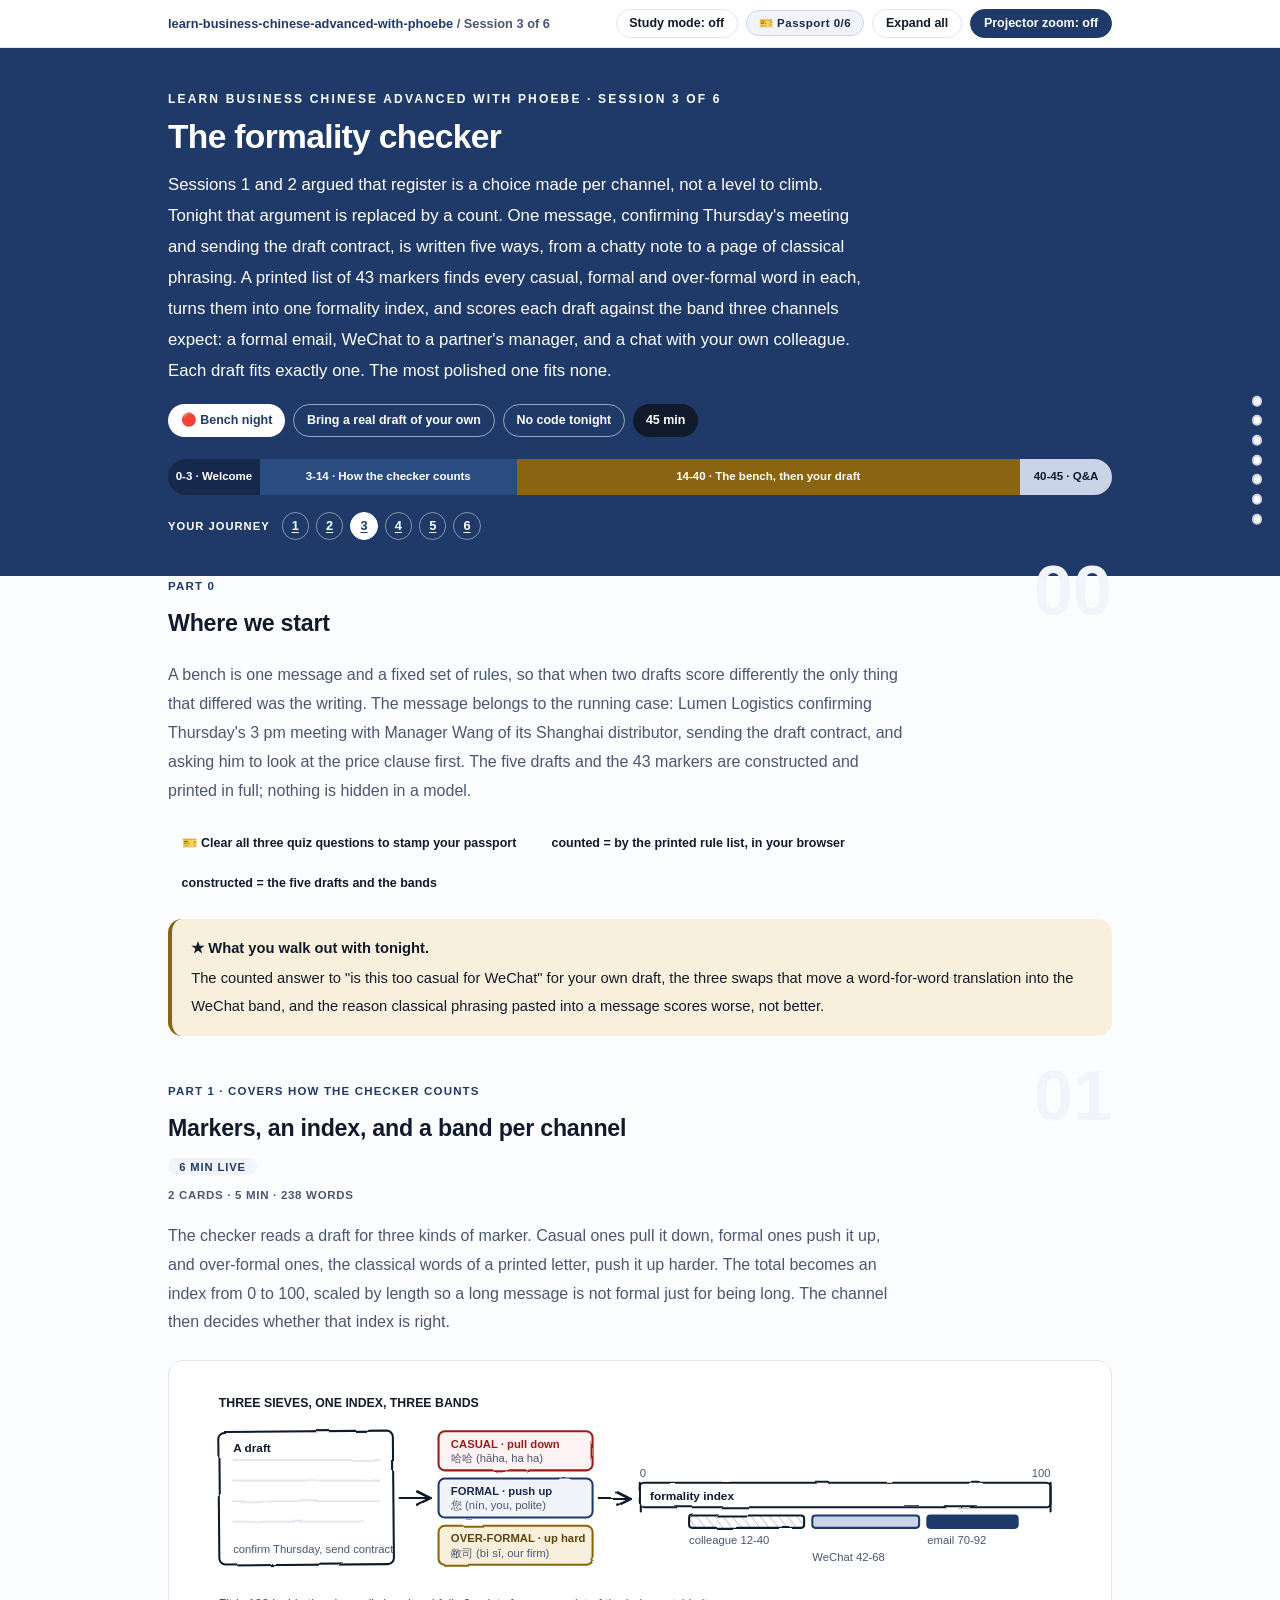
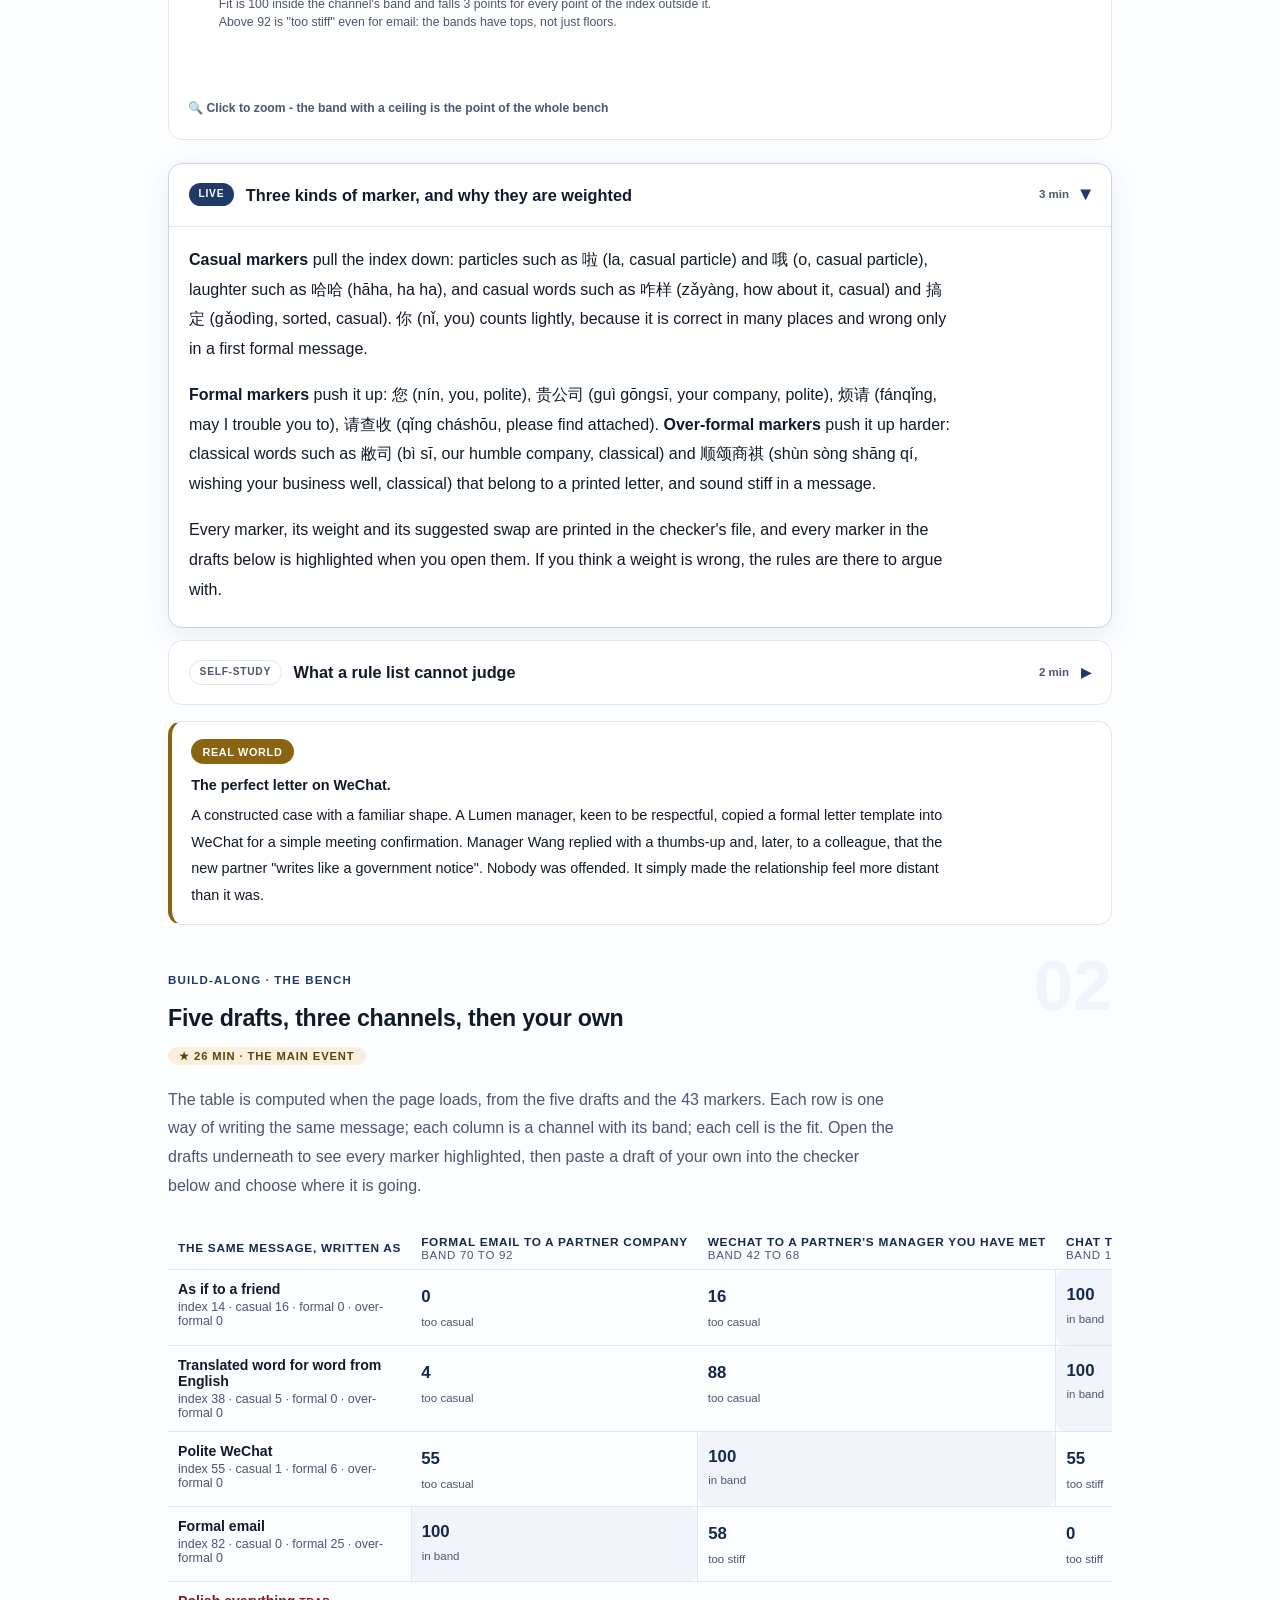
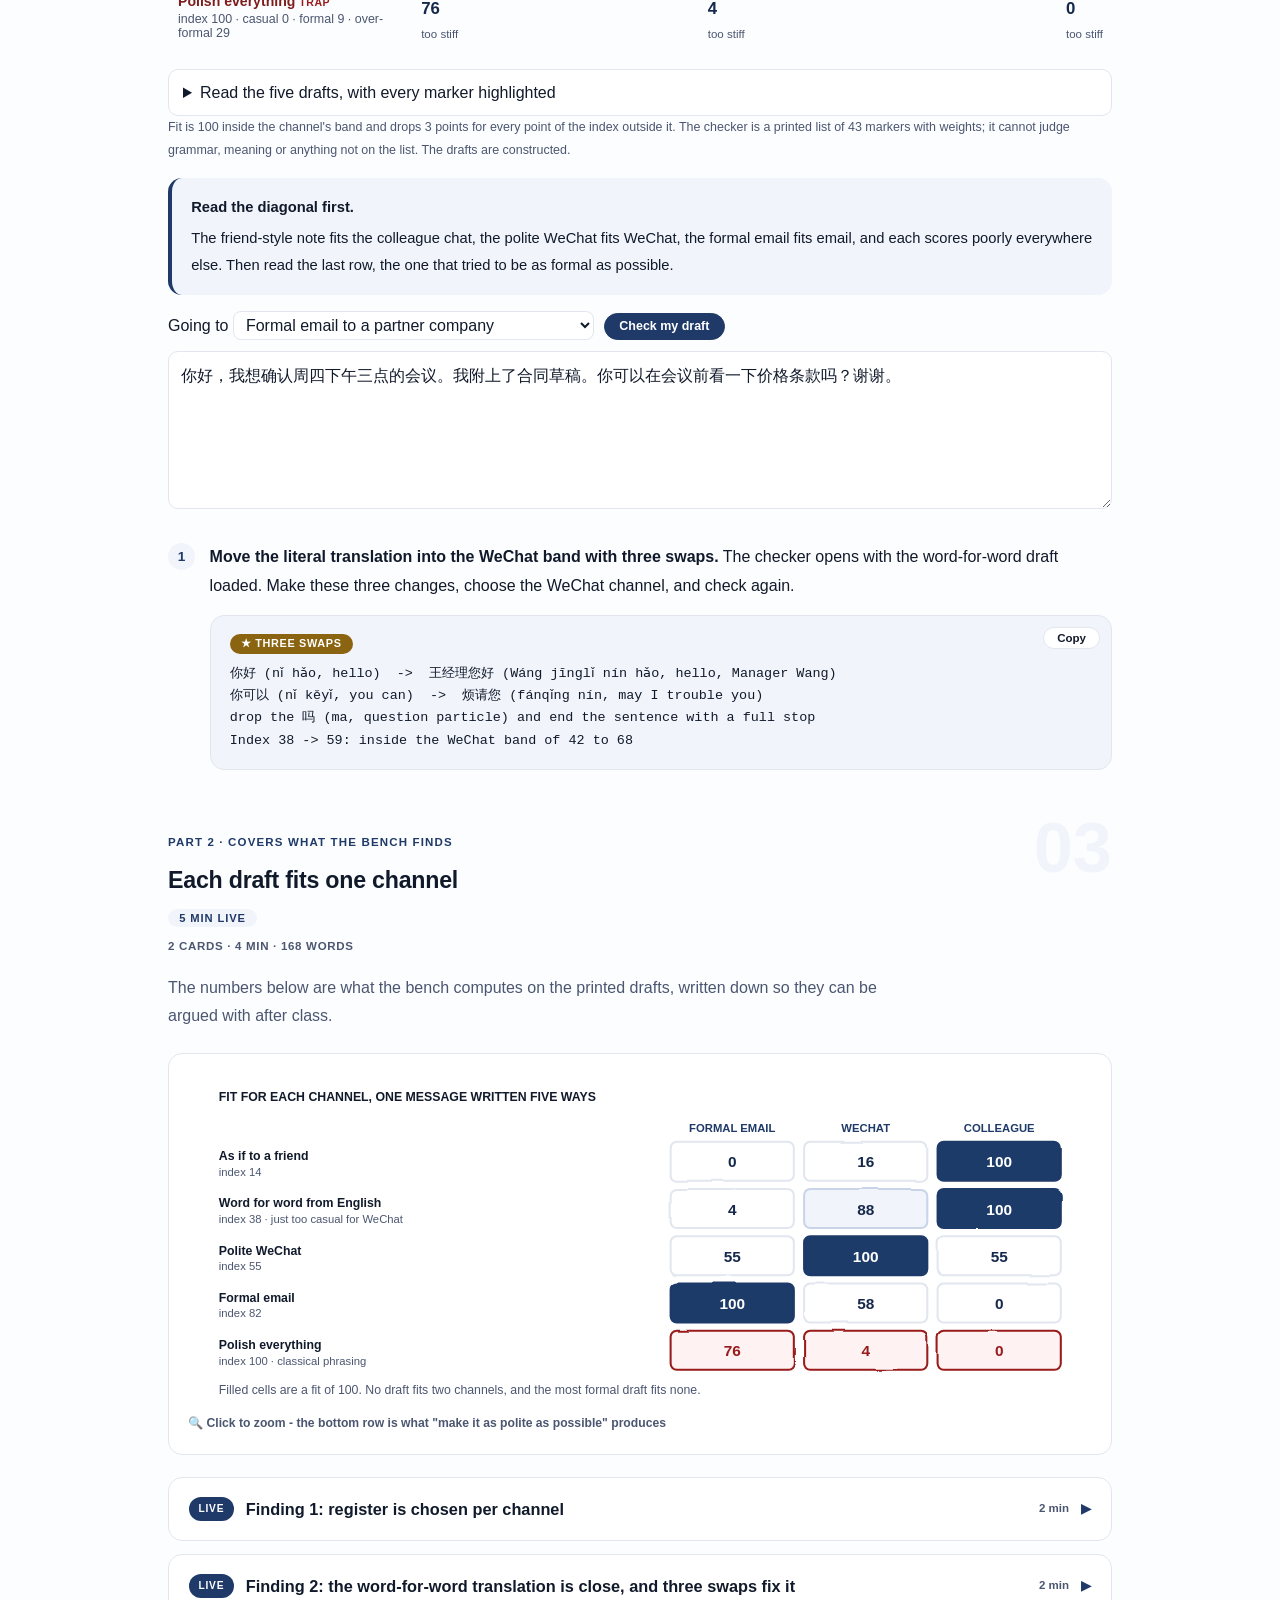
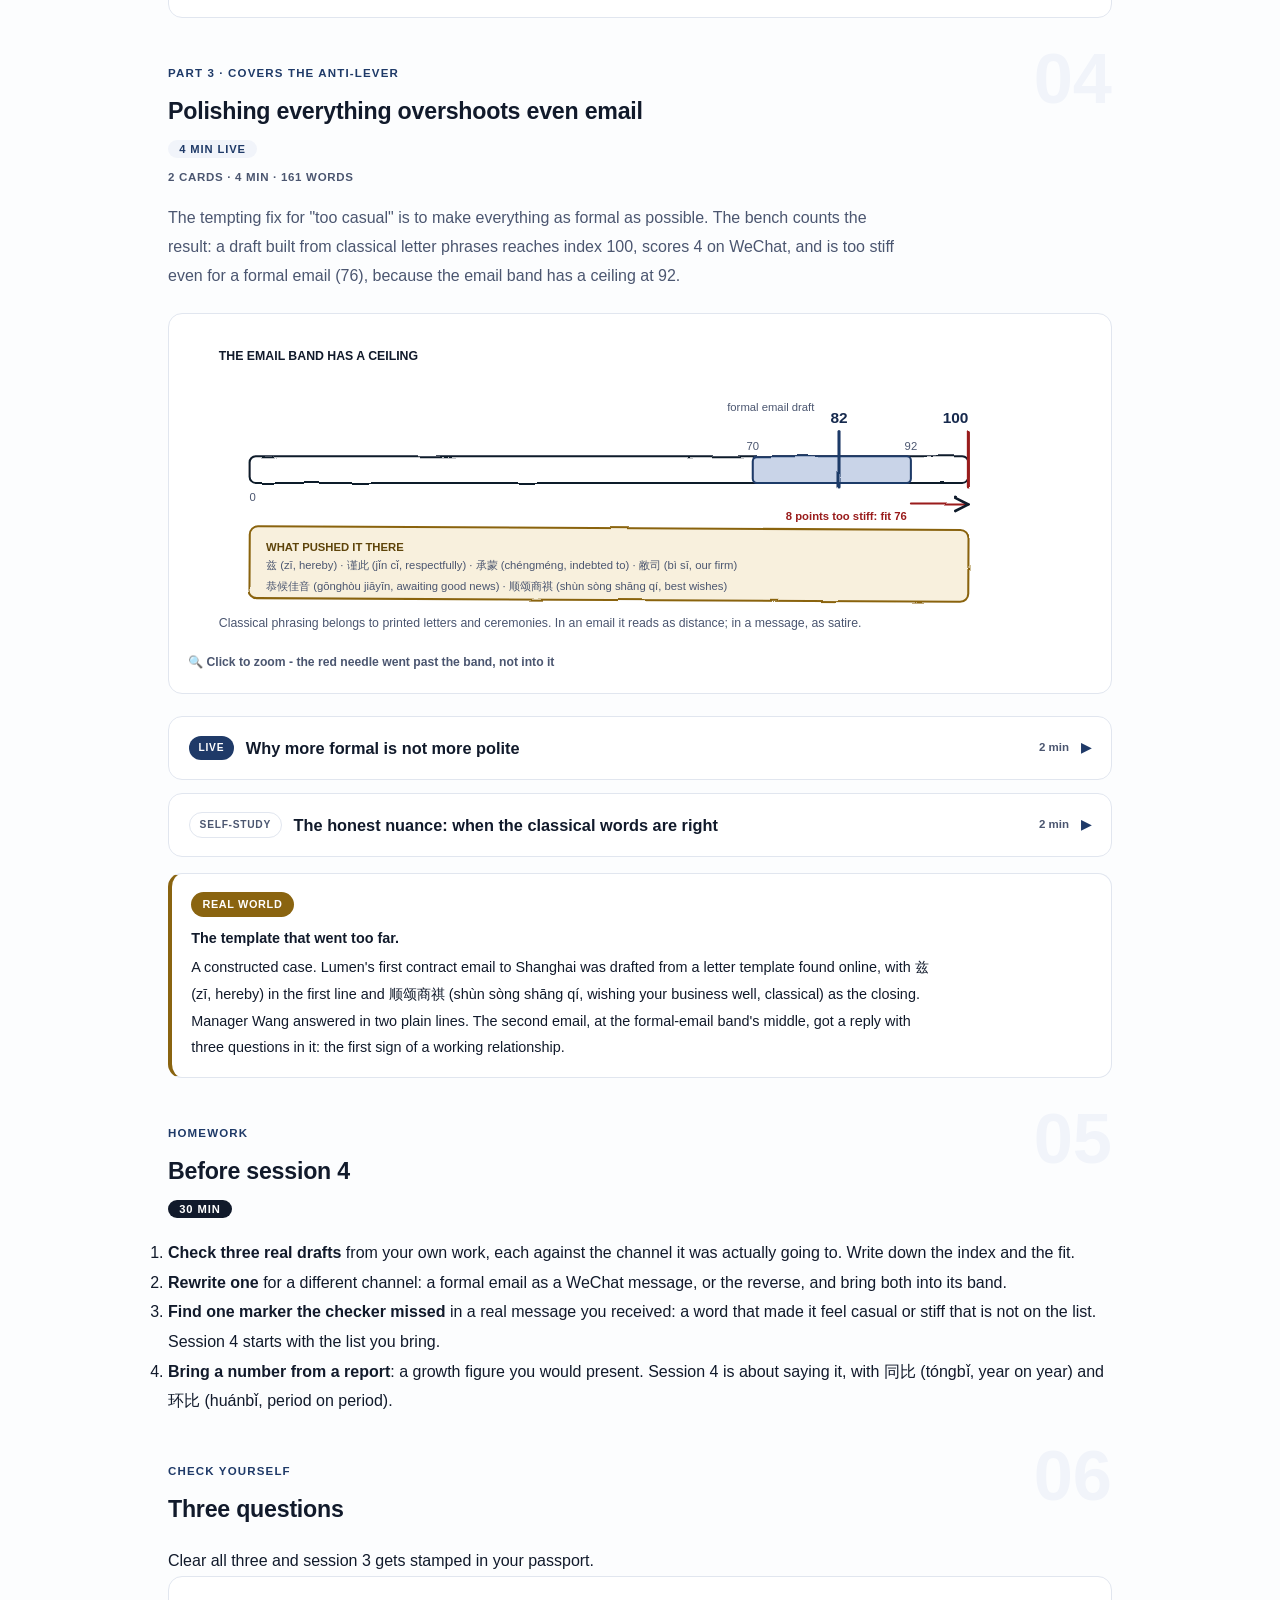
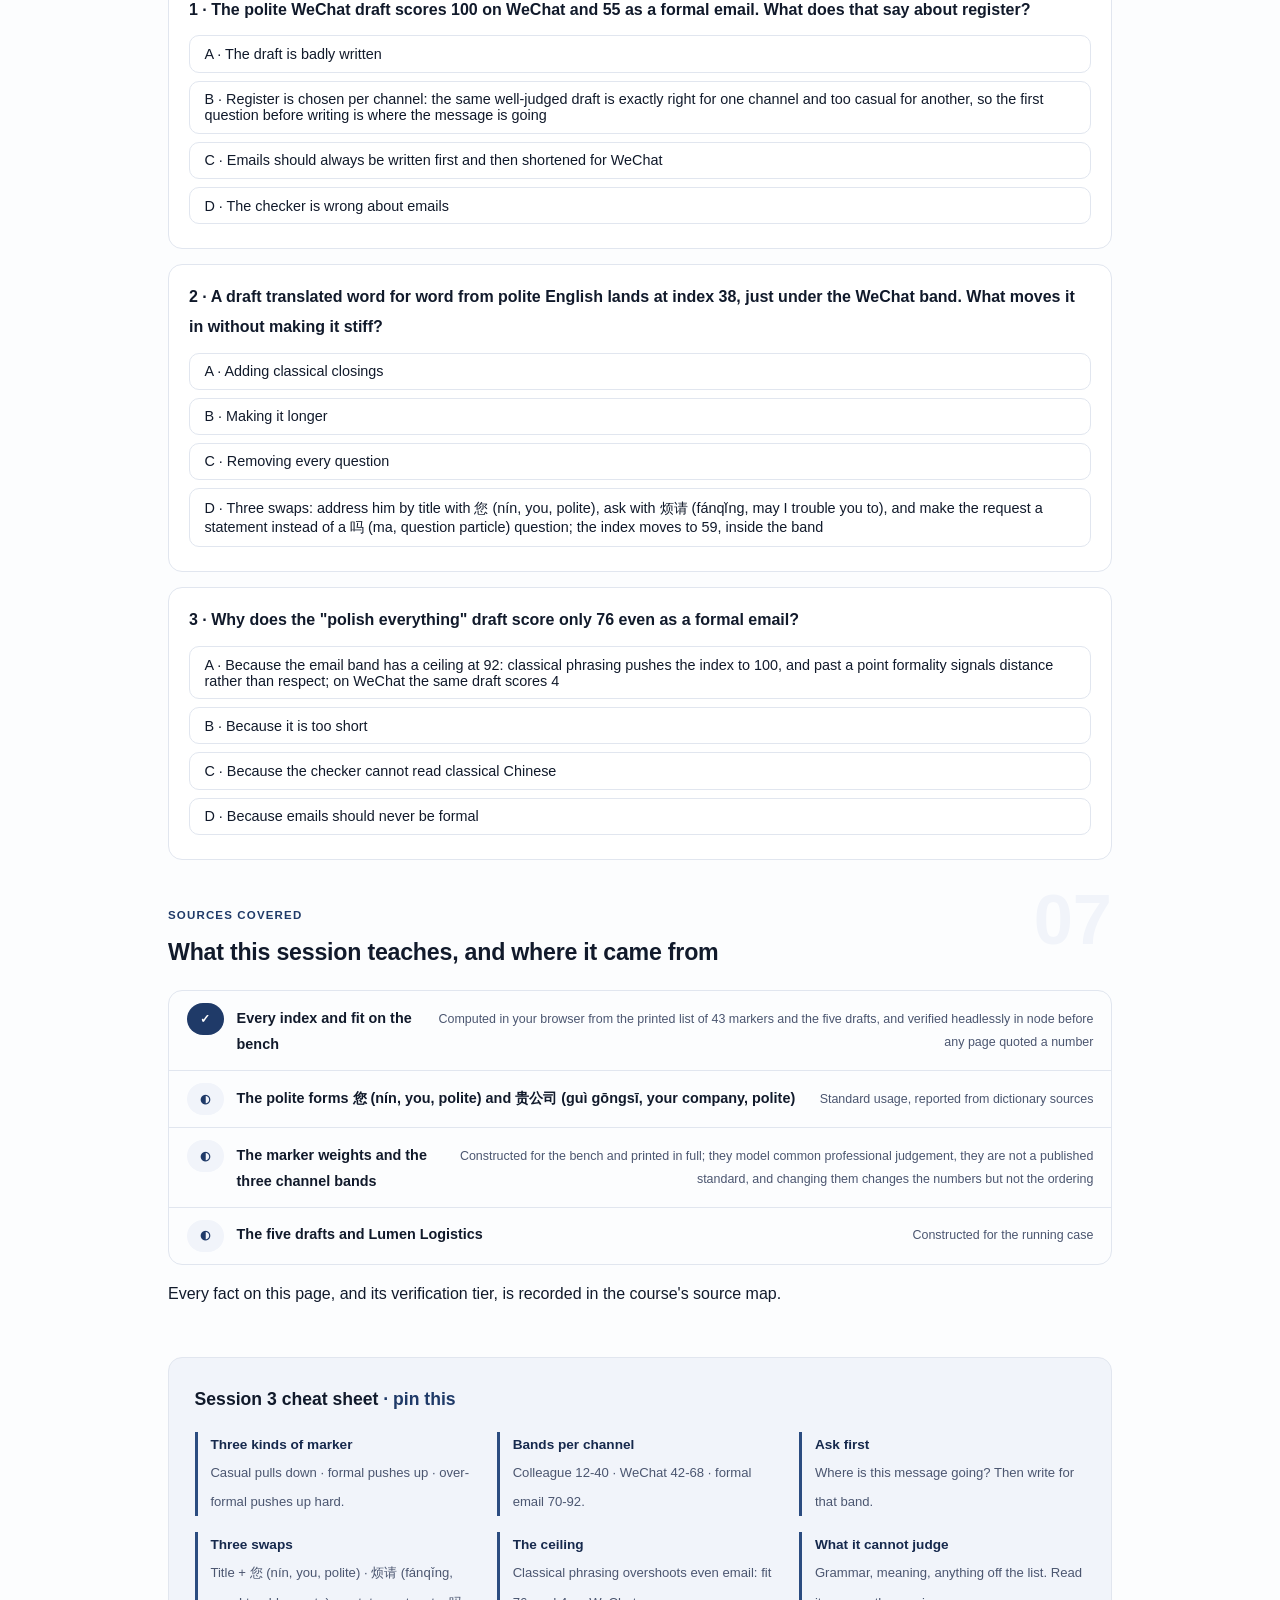
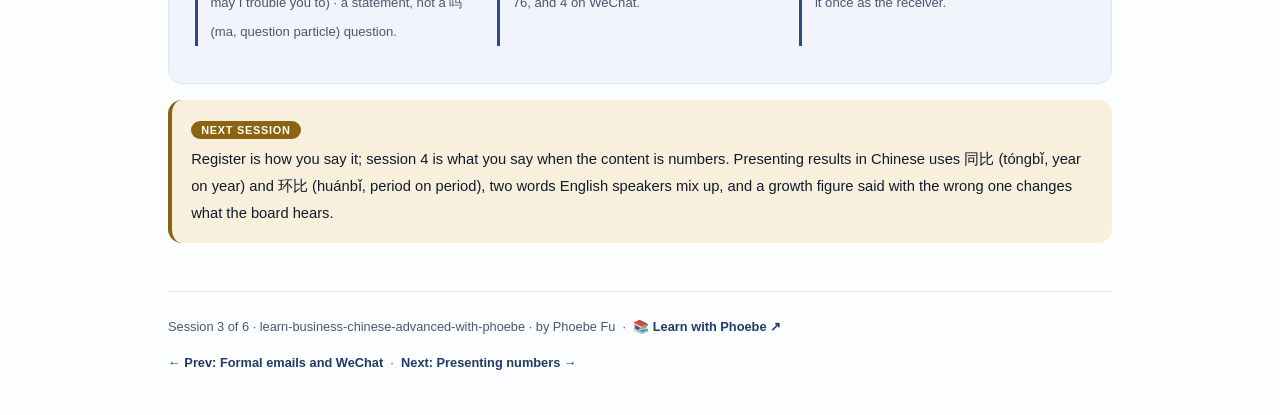
<file: courses/03-the-formality-checker.html>
<!DOCTYPE html>
<html lang="en">
<head>
<meta charset="UTF-8">
<meta name="viewport" content="width=device-width, initial-scale=1.0">
<!-- social:start -->
<meta name="description" content="Session 3 of 6. One business message written five ways, scored by a printed rule list of 43 casual, formal and over-formal markers against the band each channel expects. Each draft fits exactly one channel; a word-for-word translation is too casual for WeChat; and polishing everything into classical phrasing overshoots even a formal email.">
<meta property="og:type" content="article">
<meta property="og:site_name" content="Learn with Phoebe">
<meta property="og:title" content="The formality checker - learn business chinese advanced with phoebe">
<meta property="og:description" content="Session 3 of 6. Formal is not the goal; fitting the channel is. Polishing everything scores 4 on WeChat.">
<meta property="og:url" content="https://phoebefu6.github.io/learn-business-chinese-advanced-with-phoebe/courses/03-the-formality-checker.html">
<meta property="og:image" content="https://phoebefu6.github.io/learn-business-chinese-advanced-with-phoebe/assets/og-cover.png">
<meta property="og:image:width" content="1200">
<meta property="og:image:height" content="630">
<meta name="twitter:card" content="summary_large_image">
<meta name="twitter:title" content="The formality checker - learn business chinese advanced with phoebe">
<meta name="twitter:description" content="Session 3 of 6. Five drafts, three channels, one rule list, every point counted.">
<meta name="twitter:image" content="https://phoebefu6.github.io/learn-business-chinese-advanced-with-phoebe/assets/og-cover.png">
<!-- social:end -->
<title>Session 3 · The formality checker - learn business chinese advanced with phoebe</title>
<link rel="stylesheet" href="../assets/style.css?v=20">
</head>
<body>

<div class="toolbar">
  <div class="wrap">
    <span class="crumb"><a href="../index.html">learn-business-chinese-advanced-with-phoebe</a> / Session 3 of 6</span>
    <button class="btn" id="toggle-all" type="button">Expand all</button>
    <button class="btn primary" id="zoom-toggle" type="button">Projector zoom: off</button>
  </div>
</div>

<header class="masthead">
  <div class="wrap">
    <div class="eyebrow">Learn Business Chinese Advanced with Phoebe · Session 3 of 6</div>
    <h1>The formality <span class="accent">checker</span></h1>
    <p class="sub">Sessions 1 and 2 argued that register is a choice made per channel, not a level to climb. Tonight that argument is replaced by a count. One message, confirming Thursday's meeting and sending the draft contract, is written five ways, from a chatty note to a page of classical phrasing. A printed list of 43 markers finds every casual, formal and over-formal word in each, turns them into one formality index, and scores each draft against the band three channels expect: a formal email, WeChat to a partner's manager, and a chat with your own colleague. Each draft fits exactly one. The most polished one fits none.</p>
    <div class="chip-row">
      <span class="chip level">🔴 Bench night</span>
      <span class="chip audience">Bring a real draft of your own</span>
      <span class="chip audience">No code tonight</span>
      <span class="chip time">45 min</span>
    </div>
    <div class="agenda">
      <span class="a1" style="flex:1">0-3 · Welcome</span>
      <span class="a2" style="flex:3">3-14 · How the checker counts</span>
      <span class="a3" style="flex:6">14-40 · The bench, then your draft</span>
      <span class="a4" style="flex:1">40-45 · Q&amp;A</span>
    </div>
  </div>
</header>

<main class="wrap">

  <section class="section" id="intro">
    <div class="section-kicker">
      <span class="klabel">Part 0</span>
      <h2>Where we start</h2>
    </div>
    <p class="lede">A bench is one message and a fixed set of rules, so that when two drafts score differently the only thing that differed was the writing. The message belongs to the running case: Lumen Logistics confirming Thursday's 3 pm meeting with Manager Wang of its Shanghai distributor, sending the draft contract, and asking him to look at the price clause first. The five drafts and the 43 markers are constructed and printed in full; nothing is hidden in a model.</p>

    <div class="legend">
      <span class="pill">🎫 Clear all three quiz questions to stamp your passport</span>
      <span class="pill">counted = by the printed rule list, in your browser</span>
      <span class="pill">constructed = the five drafts and the bands</span>
    </div>

    <div class="callout win">
      <p><strong>★ What you walk out with tonight.</strong> The counted answer to "is this too casual for WeChat" for your own draft, the three swaps that move a word-for-word translation into the WeChat band, and the reason classical phrasing pasted into a message scores worse, not better.</p>
    </div>
  </section>

  <section class="section" id="part-1">
    <div class="section-kicker">
      <span class="klabel">Part 1 · covers how the checker counts</span>
      <h2>Markers, an index, and a band per channel</h2>
      <span class="tag concept">6 min live</span>
    </div>
    <p class="lede">The checker reads a draft for three kinds of marker. Casual ones pull it down, formal ones push it up, and over-formal ones, the classical words of a printed letter, push it up harder. The total becomes an index from 0 to 100, scaled by length so a long message is not formal just for being long. The channel then decides whether that index is right.</p>

    <figure class="zoomable">
      <svg viewBox="0 0 880 300" xmlns="http://www.w3.org/2000/svg" role="img" aria-label="A draft passes through three sieves that catch casual, formal and over-formal markers. Their weights add up to one formality index on a ruler from 0 to 100. Three bands sit on the ruler: chat to a colleague 12 to 40, WeChat to a partner's manager 42 to 68, and formal email 70 to 92. A draft's index lands inside one band, and fit falls by 3 points for every point outside it.">
        <defs>
          <filter id="s3aSk" x="-3%" y="-3%" width="106%" height="106%"><feTurbulence type="fractalNoise" baseFrequency="0.02" numOctaves="2" seed="53" result="n"/><feDisplacementMap in="SourceGraphic" in2="n" scale="2.4" xChannelSelector="R" yChannelSelector="G"/></filter>
          <pattern id="s3aHc" patternUnits="userSpaceOnUse" width="7" height="7" patternTransform="rotate(-38)"><line x1="0" y1="0" x2="0" y2="7" stroke="#1F3A68" stroke-width="1" opacity=".5"/></pattern>
          <marker id="s3aAr" viewBox="0 0 10 10" refX="9" refY="5" markerWidth="8" markerHeight="8" orient="auto"><path d="M1 1 L9 5 L1 9" fill="none" stroke="#111A2B" stroke-width="1.6" stroke-linecap="round"/></marker>
        </defs>
        <style>
          .s3aH { font: 800 12px Inter, sans-serif; fill: #111A2B; }
          .s3aL { font: 700 11.5px Inter, sans-serif; fill: #111A2B; }
          .s3aS { font: 400 11px Inter, sans-serif; fill: #4B5670; }
          .s3aB { font: 800 11px Inter, sans-serif; fill: #5E440A; }
          .s3aR { font: 800 11px Inter, sans-serif; fill: #991B1B; }
          .s3aD { font: 800 11px Inter, sans-serif; fill: #16294D; }
          .s3aN { font: 400 12px Inter, sans-serif; fill: #4B5670; }
        </style>

        <text class="s3aH" x="30" y="26">THREE SIEVES, ONE INDEX, THREE BANDS</text>

        <g filter="url(#s3aSk)" fill="none" stroke="#111A2B" stroke-width="2" stroke-linecap="round" stroke-linejoin="round">
          <rect x="30" y="50" width="170" height="130" rx="6" transform="rotate(-0.5 115 115)" fill="#FFFFFF"/>
          <path d="M44 78 L186 78 M44 98 L186 98 M44 118 L186 118 M44 138 L170 138" stroke="#E1E6EF"/>
          <path d="M206 115 L236 115" marker-end="url(#s3aAr)"/>
          <rect x="244" y="50" width="150" height="38" rx="6" fill="#FEF2F2" stroke="#991B1B"/>
          <rect x="244" y="96" width="150" height="38" rx="6" fill="#F1F4FA" stroke="#1F3A68"/>
          <rect x="244" y="142" width="150" height="38" rx="6" fill="#F8F0DD" stroke="#8A6410"/>
          <path d="M400 115 L430 115" marker-end="url(#s3aAr)"/>
          <!-- ruler 0..100 -> x 440..840 -->
          <rect x="440" y="100" width="400" height="24" rx="4" fill="#FFFFFF"/>
          <rect x="488" y="132" width="112" height="12" rx="3" fill="url(#s3aHc)"/>
          <rect x="608" y="132" width="104" height="12" rx="3" fill="#C9D4E8" stroke="#1F3A68"/>
          <rect x="720" y="132" width="88" height="12" rx="3" fill="#1F3A68" stroke="#1F3A68"/>
          <path d="M440 100 L440 128 M840 100 L840 128"/>
        </g>

        <text class="s3aL" x="44" y="70">A draft</text>
        <text class="s3aS" x="44" y="168">confirm Thursday, send contract</text>
        <text class="s3aR" x="256" y="66">CASUAL · pull down</text>
        <text class="s3aS" x="256" y="80">哈哈 (hāha, ha ha)</text>
        <text class="s3aD" x="256" y="112">FORMAL · push up</text>
        <text class="s3aS" x="256" y="126">您 (nín, you, polite)</text>
        <text class="s3aB" x="256" y="158">OVER-FORMAL · up hard</text>
        <text class="s3aS" x="256" y="172">敝司 (bì sī, our firm)</text>

        <text class="s3aS" x="440" y="94">0</text>
        <text class="s3aS" x="840" y="94" text-anchor="end">100</text>
        <text class="s3aL" x="450" y="117">formality index</text>
        <text class="s3aS" x="488" y="160">colleague 12-40</text>
        <text class="s3aS" x="608" y="176">WeChat 42-68</text>
        <text class="s3aS" x="720" y="160">email 70-92</text>

        <text class="s3aN" x="30" y="222">Fit is 100 inside the channel's band and falls 3 points for every point of the index outside it.</text>
        <text class="s3aN" x="30" y="240">Above 92 is "too stiff" even for email: the bands have tops, not just floors.</text>
      </svg>
      <figcaption>🔍 Click to zoom - the band with a ceiling is the point of the whole bench</figcaption>
    </figure>

    <details class="card" open>
      <summary><span class="mode live">Live</span>Three kinds of marker, and why they are weighted<span class="mini">3 min</span><span class="caret">▶</span></summary>
      <div class="body">
        <p><strong>Casual markers</strong> pull the index down: particles such as 啦 (la, casual particle) and 哦 (o, casual particle), laughter such as 哈哈 (hāha, ha ha), and casual words such as 咋样 (zǎyàng, how about it, casual) and 搞定 (gǎodìng, sorted, casual). 你 (nǐ, you) counts lightly, because it is correct in many places and wrong only in a first formal message.</p>
        <p><strong>Formal markers</strong> push it up: 您 (nín, you, polite), 贵公司 (guì gōngsī, your company, polite), 烦请 (fánqǐng, may I trouble you to), 请查收 (qǐng cháshōu, please find attached). <strong>Over-formal markers</strong> push it up harder: classical words such as 敝司 (bì sī, our humble company, classical) and 顺颂商祺 (shùn sòng shāng qí, wishing your business well, classical) that belong to a printed letter, and sound stiff in a message.</p>
        <p>Every marker, its weight and its suggested swap are printed in the checker's file, and every marker in the drafts below is highlighted when you open them. If you think a weight is wrong, the rules are there to argue with.</p>
      </div>
    </details>

    <details class="card">
      <summary><span class="mode self">Self-study</span>What a rule list cannot judge<span class="mini">2 min</span><span class="caret">▶</span></summary>
      <div class="body">
        <p>The checker sees words, not sentences. It cannot judge grammar, whether a sentence says what you meant, the order of a request, or a marker that is not on its list. A draft can sit in the right band and still be rude, wrong or confusing. Use it to catch the register mistakes learners make most, and then read the message once more as the person receiving it.</p>
      </div>
    </details>

    <div class="callout example">
      <span class="ex-pill">Real world</span>
      <p><strong>The perfect letter on WeChat.</strong> A constructed case with a familiar shape. A Lumen manager, keen to be respectful, copied a formal letter template into WeChat for a simple meeting confirmation. Manager Wang replied with a thumbs-up and, later, to a colleague, that the new partner "writes like a government notice". Nobody was offended. It simply made the relationship feel more distant than it was.</p>
    </div>
  </section>

  <section class="section" id="bench">
    <div class="section-kicker">
      <span class="klabel">Build-along · the bench</span>
      <h2>Five drafts, three channels, then your own</h2>
      <span class="tag demo">★ 26 min · the main event</span>
    </div>
    <p class="lede">The table is computed when the page loads, from the five drafts and the 43 markers. Each row is one way of writing the same message; each column is a channel with its band; each cell is the fit. Open the drafts underneath to see every marker highlighted, then paste a draft of your own into the checker below and choose where it is going.</p>

    <div id="register-bench"></div>

    <div class="callout tip">
      <p><strong>Read the diagonal first.</strong> The friend-style note fits the colleague chat, the polite WeChat fits WeChat, the formal email fits email, and each scores poorly everywhere else. Then read the last row, the one that tried to be as formal as possible.</p>
    </div>

    <div id="register-check"></div>

    <div class="steps">
      <div class="step">
        <p><strong>Move the literal translation into the WeChat band with three swaps.</strong> The checker opens with the word-for-word draft loaded. Make these three changes, choose the WeChat channel, and check again.</p>
        <div class="prompt-box good"><span class="label">★ Three swaps</span>你好 (nǐ hǎo, hello)  ->  王经理您好 (Wáng jīnglǐ nín hǎo, hello, Manager Wang)
你可以 (nǐ kěyǐ, you can)  ->  烦请您 (fánqǐng nín, may I trouble you)
drop the 吗 (ma, question particle) and end the sentence with a full stop
Index 38 -> 59: inside the WeChat band of 42 to 68</div>
      </div>
    </div>
  </section>

  <section class="section" id="part-2">
    <div class="section-kicker">
      <span class="klabel">Part 2 · covers what the bench finds</span>
      <h2>Each draft fits one channel</h2>
      <span class="tag concept">5 min live</span>
    </div>
    <p class="lede">The numbers below are what the bench computes on the printed drafts, written down so they can be argued with after class.</p>

    <figure class="zoomable">
      <svg viewBox="0 0 880 320" xmlns="http://www.w3.org/2000/svg" role="img" aria-label="A five by three grid of fit scores. Rows: as if to a friend, index 14; word for word from English, 38; polite WeChat, 55; formal email, 82; polish everything, 100. Columns: formal email, WeChat, colleague chat. The diagonal cells holding 100 are filled: friend fits colleague chat, polite WeChat fits WeChat, formal email fits email. The polish-everything row scores 76, 4 and 0.">
        <defs>
          <filter id="s3bSk" x="-3%" y="-3%" width="106%" height="106%"><feTurbulence type="fractalNoise" baseFrequency="0.02" numOctaves="2" seed="59" result="n"/><feDisplacementMap in="SourceGraphic" in2="n" scale="2.4" xChannelSelector="R" yChannelSelector="G"/></filter>
        </defs>
        <style>
          .s3bH { font: 800 12px Inter, sans-serif; fill: #111A2B; }
          .s3bL { font: 600 12px Inter, sans-serif; fill: #111A2B; }
          .s3bS { font: 400 11px Inter, sans-serif; fill: #4B5670; }
          .s3bA { font: 700 11px Inter, sans-serif; fill: #1F3A68; }
          .s3bV { font: 800 15px Inter, sans-serif; fill: #16294D; }
          .s3bW { font: 800 15px Inter, sans-serif; fill: #FFFFFF; }
          .s3bR { font: 800 15px Inter, sans-serif; fill: #991B1B; }
          .s3bN { font: 400 12px Inter, sans-serif; fill: #4B5670; }
        </style>

        <text class="s3bH" x="30" y="26">FIT FOR EACH CHANNEL, ONE MESSAGE WRITTEN FIVE WAYS</text>

        <g filter="url(#s3bSk)" fill="none" stroke="#111A2B" stroke-width="2" stroke-linecap="round" stroke-linejoin="round">
          <!-- columns at x 470, 600, 730 (w 120); rows at y 66, 112, 158, 204, 250 (h 38) -->
          <rect x="470" y="66" width="120" height="38" rx="6" fill="#FFFFFF" stroke="#E1E6EF"/>
          <rect x="600" y="66" width="120" height="38" rx="6" fill="#FFFFFF" stroke="#E1E6EF"/>
          <rect x="730" y="66" width="120" height="38" rx="6" fill="#1F3A68" stroke="#1F3A68"/>
          <rect x="470" y="112" width="120" height="38" rx="6" fill="#FFFFFF" stroke="#E1E6EF"/>
          <rect x="600" y="112" width="120" height="38" rx="6" fill="#F1F4FA" stroke="#C9D4E8"/>
          <rect x="730" y="112" width="120" height="38" rx="6" fill="#1F3A68" stroke="#1F3A68"/>
          <rect x="470" y="158" width="120" height="38" rx="6" fill="#FFFFFF" stroke="#E1E6EF"/>
          <rect x="600" y="158" width="120" height="38" rx="6" fill="#1F3A68" stroke="#1F3A68"/>
          <rect x="730" y="158" width="120" height="38" rx="6" fill="#FFFFFF" stroke="#E1E6EF"/>
          <rect x="470" y="204" width="120" height="38" rx="6" fill="#1F3A68" stroke="#1F3A68"/>
          <rect x="600" y="204" width="120" height="38" rx="6" fill="#FFFFFF" stroke="#E1E6EF"/>
          <rect x="730" y="204" width="120" height="38" rx="6" fill="#FFFFFF" stroke="#E1E6EF"/>
          <rect x="470" y="250" width="120" height="38" rx="6" fill="#FEF2F2" stroke="#991B1B"/>
          <rect x="600" y="250" width="120" height="38" rx="6" fill="#FEF2F2" stroke="#991B1B"/>
          <rect x="730" y="250" width="120" height="38" rx="6" fill="#FEF2F2" stroke="#991B1B"/>
        </g>

        <text class="s3bA" x="530" y="56" text-anchor="middle">FORMAL EMAIL</text>
        <text class="s3bA" x="660" y="56" text-anchor="middle">WECHAT</text>
        <text class="s3bA" x="790" y="56" text-anchor="middle">COLLEAGUE</text>

        <text class="s3bL" x="30" y="84">As if to a friend</text>
        <text class="s3bS" x="30" y="99">index 14</text>
        <text class="s3bV" x="530" y="91" text-anchor="middle">0</text>
        <text class="s3bV" x="660" y="91" text-anchor="middle">16</text>
        <text class="s3bW" x="790" y="91" text-anchor="middle">100</text>

        <text class="s3bL" x="30" y="130">Word for word from English</text>
        <text class="s3bS" x="30" y="145">index 38 · just too casual for WeChat</text>
        <text class="s3bV" x="530" y="137" text-anchor="middle">4</text>
        <text class="s3bV" x="660" y="137" text-anchor="middle">88</text>
        <text class="s3bW" x="790" y="137" text-anchor="middle">100</text>

        <text class="s3bL" x="30" y="176">Polite WeChat</text>
        <text class="s3bS" x="30" y="191">index 55</text>
        <text class="s3bV" x="530" y="183" text-anchor="middle">55</text>
        <text class="s3bW" x="660" y="183" text-anchor="middle">100</text>
        <text class="s3bV" x="790" y="183" text-anchor="middle">55</text>

        <text class="s3bL" x="30" y="222">Formal email</text>
        <text class="s3bS" x="30" y="237">index 82</text>
        <text class="s3bW" x="530" y="229" text-anchor="middle">100</text>
        <text class="s3bV" x="660" y="229" text-anchor="middle">58</text>
        <text class="s3bV" x="790" y="229" text-anchor="middle">0</text>

        <text class="s3bL" x="30" y="268">Polish everything</text>
        <text class="s3bS" x="30" y="283">index 100 · classical phrasing</text>
        <text class="s3bR" x="530" y="275" text-anchor="middle">76</text>
        <text class="s3bR" x="660" y="275" text-anchor="middle">4</text>
        <text class="s3bR" x="790" y="275" text-anchor="middle">0</text>

        <text class="s3bN" x="30" y="312">Filled cells are a fit of 100. No draft fits two channels, and the most formal draft fits none.</text>
      </svg>
      <figcaption>🔍 Click to zoom - the bottom row is what "make it as polite as possible" produces</figcaption>
    </figure>

    <details class="card">
      <summary><span class="mode live">Live</span>Finding 1: register is chosen per channel<span class="mini">2 min</span><span class="caret">▶</span></summary>
      <div class="body">
        <p>Each well-judged draft scores 100 in its own channel and loses points in the other two. The polite WeChat, at index 55, is exactly right for Manager Wang on WeChat and too casual for a first formal email (55). The formal email, at 82, is right for email and stiff on WeChat (58). There is no single "correct level of formality"; there is a correct one for each channel, and the question to ask before writing is where the message is going.</p>
      </div>
    </details>

    <details class="card">
      <summary><span class="mode live">Live</span>Finding 2: the word-for-word translation is close, and three swaps fix it<span class="mini">2 min</span><span class="caret">▶</span></summary>
      <div class="body">
        <p>A draft translated directly from polite English lands at index 38: not rude, but casual, because English "you" becomes 你 (nǐ, you) and every English question becomes a 吗 (ma, question particle) question. It is just below the WeChat band. The three swaps in the build-along, an addressed greeting with 您 (nín, you, polite), a request with 烦请 (fánqǐng, may I trouble you to), and a statement instead of a 吗 (ma, question particle) question, move it to 59, inside the band, without making it stiff.</p>
      </div>
    </details>
  </section>

  <section class="section" id="part-3">
    <div class="section-kicker">
      <span class="klabel">Part 3 · covers the anti-lever</span>
      <h2>Polishing everything overshoots even email</h2>
      <span class="tag concept">4 min live</span>
    </div>
    <p class="lede">The tempting fix for "too casual" is to make everything as formal as possible. The bench counts the result: a draft built from classical letter phrases reaches index 100, scores 4 on WeChat, and is too stiff even for a formal email (76), because the email band has a ceiling at 92.</p>

    <figure class="zoomable">
      <svg viewBox="0 0 880 300" xmlns="http://www.w3.org/2000/svg" role="img" aria-label="A meter from 0 to 100 with the formal email band marked from 70 to 92. A needle for the formal email draft sits at 82 inside the band. A second needle for the polish-everything draft is pushed past the band to 100 by a stack of classical phrases: 兹, 谨此, 承蒙, 敝司, 恭候佳音, 顺颂商祺, 鄙人. The overshoot of 8 points is marked as the cost.">
        <defs>
          <filter id="s3cSk" x="-3%" y="-3%" width="106%" height="106%"><feTurbulence type="fractalNoise" baseFrequency="0.02" numOctaves="2" seed="61" result="n"/><feDisplacementMap in="SourceGraphic" in2="n" scale="2.4" xChannelSelector="R" yChannelSelector="G"/></filter>
          <marker id="s3cAr" viewBox="0 0 10 10" refX="9" refY="5" markerWidth="8" markerHeight="8" orient="auto"><path d="M1 1 L9 5 L1 9" fill="none" stroke="#111A2B" stroke-width="1.6" stroke-linecap="round"/></marker>
        </defs>
        <style>
          .s3cH { font: 800 12px Inter, sans-serif; fill: #111A2B; }
          .s3cL { font: 600 11.5px Inter, sans-serif; fill: #111A2B; }
          .s3cS { font: 400 11px Inter, sans-serif; fill: #4B5670; }
          .s3cB { font: 800 11px Inter, sans-serif; fill: #5E440A; }
          .s3cR { font: 800 11px Inter, sans-serif; fill: #991B1B; }
          .s3cV { font: 800 15px Inter, sans-serif; fill: #16294D; }
          .s3cN { font: 400 12px Inter, sans-serif; fill: #4B5670; }
        </style>

        <text class="s3cH" x="30" y="26">THE EMAIL BAND HAS A CEILING</text>

        <g filter="url(#s3cSk)" fill="none" stroke="#111A2B" stroke-width="2" stroke-linecap="round" stroke-linejoin="round">
          <!-- meter 0..100 -> x 60..760 -->
          <rect x="60" y="120" width="700" height="26" rx="6" fill="#FFFFFF"/>
          <rect x="550" y="120" width="154" height="26" rx="4" fill="#C9D4E8" stroke="#1F3A68"/>
          <path d="M634 96 L634 150" stroke="#1F3A68" stroke-width="3"/>
          <path d="M760 96 L760 150" stroke="#991B1B" stroke-width="3"/>
          <path d="M704 166 L760 166" stroke="#991B1B" marker-end="url(#s3cAr)"/>
          <!-- stack of classical phrases pushing -->
          <rect x="60" y="190" width="700" height="70" rx="8" transform="rotate(0.3 410 225)" fill="#F8F0DD" stroke="#8A6410"/>
        </g>

        <text class="s3cS" x="60" y="164">0</text>
        <text class="s3cS" x="550" y="114" text-anchor="middle">70</text>
        <text class="s3cS" x="704" y="114" text-anchor="middle">92</text>
        <text class="s3cV" x="634" y="88" text-anchor="middle">82</text>
        <text class="s3cS" x="610" y="76" text-anchor="end">formal email draft</text>
        <text class="s3cV" x="760" y="88" text-anchor="end">100</text>
        <text class="s3cR" x="700" y="182" text-anchor="end">8 points too stiff: fit 76</text>

        <text class="s3cB" x="76" y="212">WHAT PUSHED IT THERE</text>
        <text class="s3cS" x="76" y="230">兹 (zī, hereby) · 谨此 (jǐn cǐ, respectfully) · 承蒙 (chéngméng, indebted to) · 敝司 (bì sī, our firm)</text>
        <text class="s3cS" x="76" y="250">恭候佳音 (gōnghòu jiāyīn, awaiting good news) · 顺颂商祺 (shùn sòng shāng qí, best wishes)</text>

        <text class="s3cN" x="30" y="286">Classical phrasing belongs to printed letters and ceremonies. In an email it reads as distance; in a message, as satire.</text>
      </svg>
      <figcaption>🔍 Click to zoom - the red needle went past the band, not into it</figcaption>
    </figure>

    <details class="card">
      <summary><span class="mode live">Live</span>Why more formal is not more polite<span class="mini">2 min</span><span class="caret">▶</span></summary>
      <div class="body">
        <p>Politeness in a business message is fit: the reader feels addressed the way their role and the channel lead them to expect. Classical words such as 敝司 (bì sī, our humble company, classical) and 鄙人 (bǐrén, this humble person, classical) still appear in ceremonial letters, but in an email they put distance between writer and reader, and on WeChat they read as a joke or as a template pasted without thought. The bench's ceiling at 92 is the professional norm made countable: past a certain point, formality stops signalling respect and starts signalling distance.</p>
      </div>
    </details>

    <details class="card">
      <summary><span class="mode self">Self-study</span>The honest nuance: when the classical words are right<span class="mini">2 min</span><span class="caret">▶</span></summary>
      <div class="body">
        <p>Printed invitations, formal notices and ceremonial letters still use classical closings, and a learner should recognise them. The checker's band is for business email and messages, which is where most of your writing will go. If you are writing a printed invitation to a signing ceremony, the classical register is the right one, and the checker's email band does not apply; it says so in its notes.</p>
      </div>
    </details>

    <div class="callout example">
      <span class="ex-pill">Real world</span>
      <p><strong>The template that went too far.</strong> A constructed case. Lumen's first contract email to Shanghai was drafted from a letter template found online, with 兹 (zī, hereby) in the first line and 顺颂商祺 (shùn sòng shāng qí, wishing your business well, classical) as the closing. Manager Wang answered in two plain lines. The second email, at the formal-email band's middle, got a reply with three questions in it: the first sign of a working relationship.</p>
    </div>
  </section>

  <section class="section" id="exercise">
    <div class="section-kicker">
      <span class="klabel">Homework</span>
      <h2>Before session 4</h2>
      <span class="tag exercise">30 min</span>
    </div>
    <ol>
      <li><strong>Check three real drafts</strong> from your own work, each against the channel it was actually going to. Write down the index and the fit.</li>
      <li><strong>Rewrite one</strong> for a different channel: a formal email as a WeChat message, or the reverse, and bring both into its band.</li>
      <li><strong>Find one marker the checker missed</strong> in a real message you received: a word that made it feel casual or stiff that is not on the list. Session 4 starts with the list you bring.</li>
      <li><strong>Bring a number from a report</strong>: a growth figure you would present. Session 4 is about saying it, with 同比 (tóngbǐ, year on year) and 环比 (huánbǐ, period on period).</li>
    </ol>
  </section>

  <section class="section" id="quiz">
    <div class="section-kicker">
      <span class="klabel">Check yourself</span>
      <h2>Three questions</h2>
    </div>
    <p>Clear all three and session 3 gets stamped in your passport.</p>

    <div class="quiz-q" data-answer="1">
      <p class="qtext">1 · The polite WeChat draft scores 100 on WeChat and 55 as a formal email. What does that say about register?</p>
      <button class="qopt" type="button">A · The draft is badly written</button>
      <button class="qopt" type="button">B · Register is chosen per channel: the same well-judged draft is exactly right for one channel and too casual for another, so the first question before writing is where the message is going</button>
      <button class="qopt" type="button">C · Emails should always be written first and then shortened for WeChat</button>
      <button class="qopt" type="button">D · The checker is wrong about emails</button>
      <p class="qwhy">Each draft on the bench fits exactly one channel. There is no single correct level of formality, only a correct one for each place a message goes.</p>
    </div>

    <div class="quiz-q" data-answer="3">
      <p class="qtext">2 · A draft translated word for word from polite English lands at index 38, just under the WeChat band. What moves it in without making it stiff?</p>
      <button class="qopt" type="button">A · Adding classical closings</button>
      <button class="qopt" type="button">B · Making it longer</button>
      <button class="qopt" type="button">C · Removing every question</button>
      <button class="qopt" type="button">D · Three swaps: address him by title with 您 (nín, you, polite), ask with 烦请 (fánqǐng, may I trouble you to), and make the request a statement instead of a 吗 (ma, question particle) question; the index moves to 59, inside the band</button>
      <p class="qwhy">English "you" and English questions translate into the casual forms by default. Fixing those three habits does most of the work; adding classical phrases overshoots.</p>
    </div>

    <div class="quiz-q" data-answer="0">
      <p class="qtext">3 · Why does the "polish everything" draft score only 76 even as a formal email?</p>
      <button class="qopt" type="button">A · Because the email band has a ceiling at 92: classical phrasing pushes the index to 100, and past a point formality signals distance rather than respect; on WeChat the same draft scores 4</button>
      <button class="qopt" type="button">B · Because it is too short</button>
      <button class="qopt" type="button">C · Because the checker cannot read classical Chinese</button>
      <button class="qopt" type="button">D · Because emails should never be formal</button>
      <p class="qwhy">The anti-lever: the obvious fix for "too casual" is "as formal as possible", and it fails in every channel. Formal emails are formal; they are not ceremonial letters.</p>
    </div>

    <p class="quiz-score"></p>
  </section>

  <section class="section" id="official">
    <div class="section-kicker">
      <span class="klabel">Sources covered</span>
      <h2>What this session teaches, and where it came from</h2>
    </div>
    <div class="covered">
      <div class="covered-row"><span class="status pill solid">✓</span><span class="name">Every index and fit on the bench</span><span class="note">Computed in your browser from the printed list of 43 markers and the five drafts, and verified headlessly in node before any page quoted a number</span></div>
      <div class="covered-row"><span class="status pill light">◐</span><span class="name">The polite forms 您 (nín, you, polite) and 贵公司 (guì gōngsī, your company, polite)</span><span class="note">Standard usage, reported from dictionary sources</span></div>
      <div class="covered-row"><span class="status pill light">◐</span><span class="name">The marker weights and the three channel bands</span><span class="note">Constructed for the bench and printed in full; they model common professional judgement, they are not a published standard, and changing them changes the numbers but not the ordering</span></div>
      <div class="covered-row"><span class="status pill light">◐</span><span class="name">The five drafts and Lumen Logistics</span><span class="note">Constructed for the running case</span></div>
    </div>
    <p class="mono" style="margin-top:14px">Every fact on this page, and its verification tier, is recorded in the course's source map.</p>
  </section>

  <section class="cheat" id="cheatsheet">
    <h3>Session 3 cheat sheet <span>· pin this</span></h3>
    <div class="grid-2">
      <div class="cheat-item"><b>Three kinds of marker</b><span>Casual pulls down · formal pushes up · over-formal pushes up hard.</span></div>
      <div class="cheat-item"><b>Bands per channel</b><span>Colleague 12-40 · WeChat 42-68 · formal email 70-92.</span></div>
      <div class="cheat-item"><b>Ask first</b><span>Where is this message going? Then write for that band.</span></div>
      <div class="cheat-item"><b>Three swaps</b><span>Title + 您 (nín, you, polite) · 烦请 (fánqǐng, may I trouble you to) · a statement, not a 吗 (ma, question particle) question.</span></div>
      <div class="cheat-item"><b>The ceiling</b><span>Classical phrasing overshoots even email: fit 76, and 4 on WeChat.</span></div>
      <div class="cheat-item"><b>What it cannot judge</b><span>Grammar, meaning, anything off the list. Read it once as the receiver.</span></div>
    </div>
  </section>

  <div class="callout next">
    <span class="nx-pill">Next session</span>
    <p>Register is how you say it; session 4 is what you say when the content is numbers. Presenting results in Chinese uses 同比 (tóngbǐ, year on year) and 环比 (huánbǐ, period on period), two words English speakers mix up, and a growth figure said with the wrong one changes what the board hears.</p>
  </div>

  <footer class="pagefoot">
    <span>Session 3 of 6 · learn-business-chinese-advanced-with-phoebe · by Phoebe Fu &nbsp;·&nbsp; 📚 <a href="https://phoebefu6.github.io/learn-with-phoebe/">Learn with Phoebe ↗</a></span>
    <span><a href="02-formal-emails-and-wechat.html">← Prev: Formal emails and WeChat</a> &nbsp;·&nbsp; <a href="04-presenting-numbers.html">Next: Presenting numbers →</a></span>
  </footer>

</main>

<script src="../assets/register-live.js?v=1"></script>
<script src="../assets/app.js?v=18"></script>
</body>
</html>
</file>
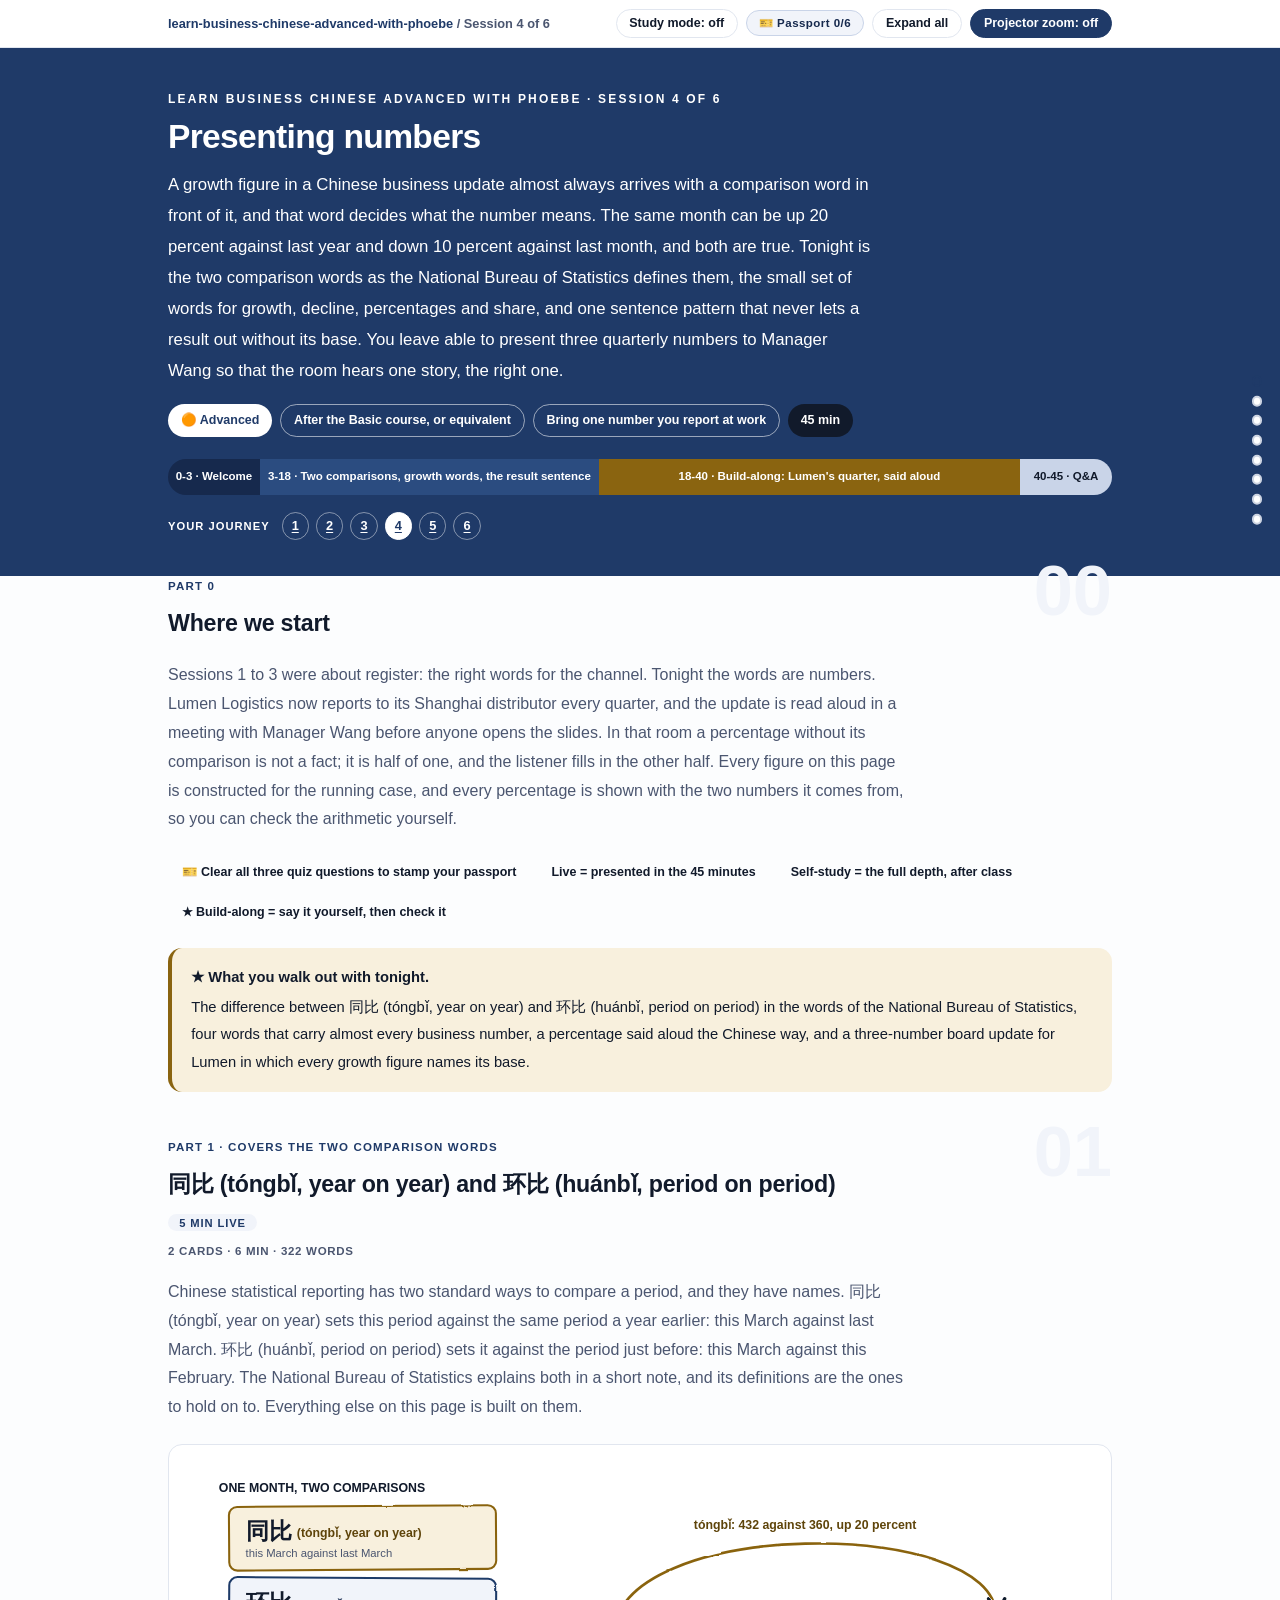
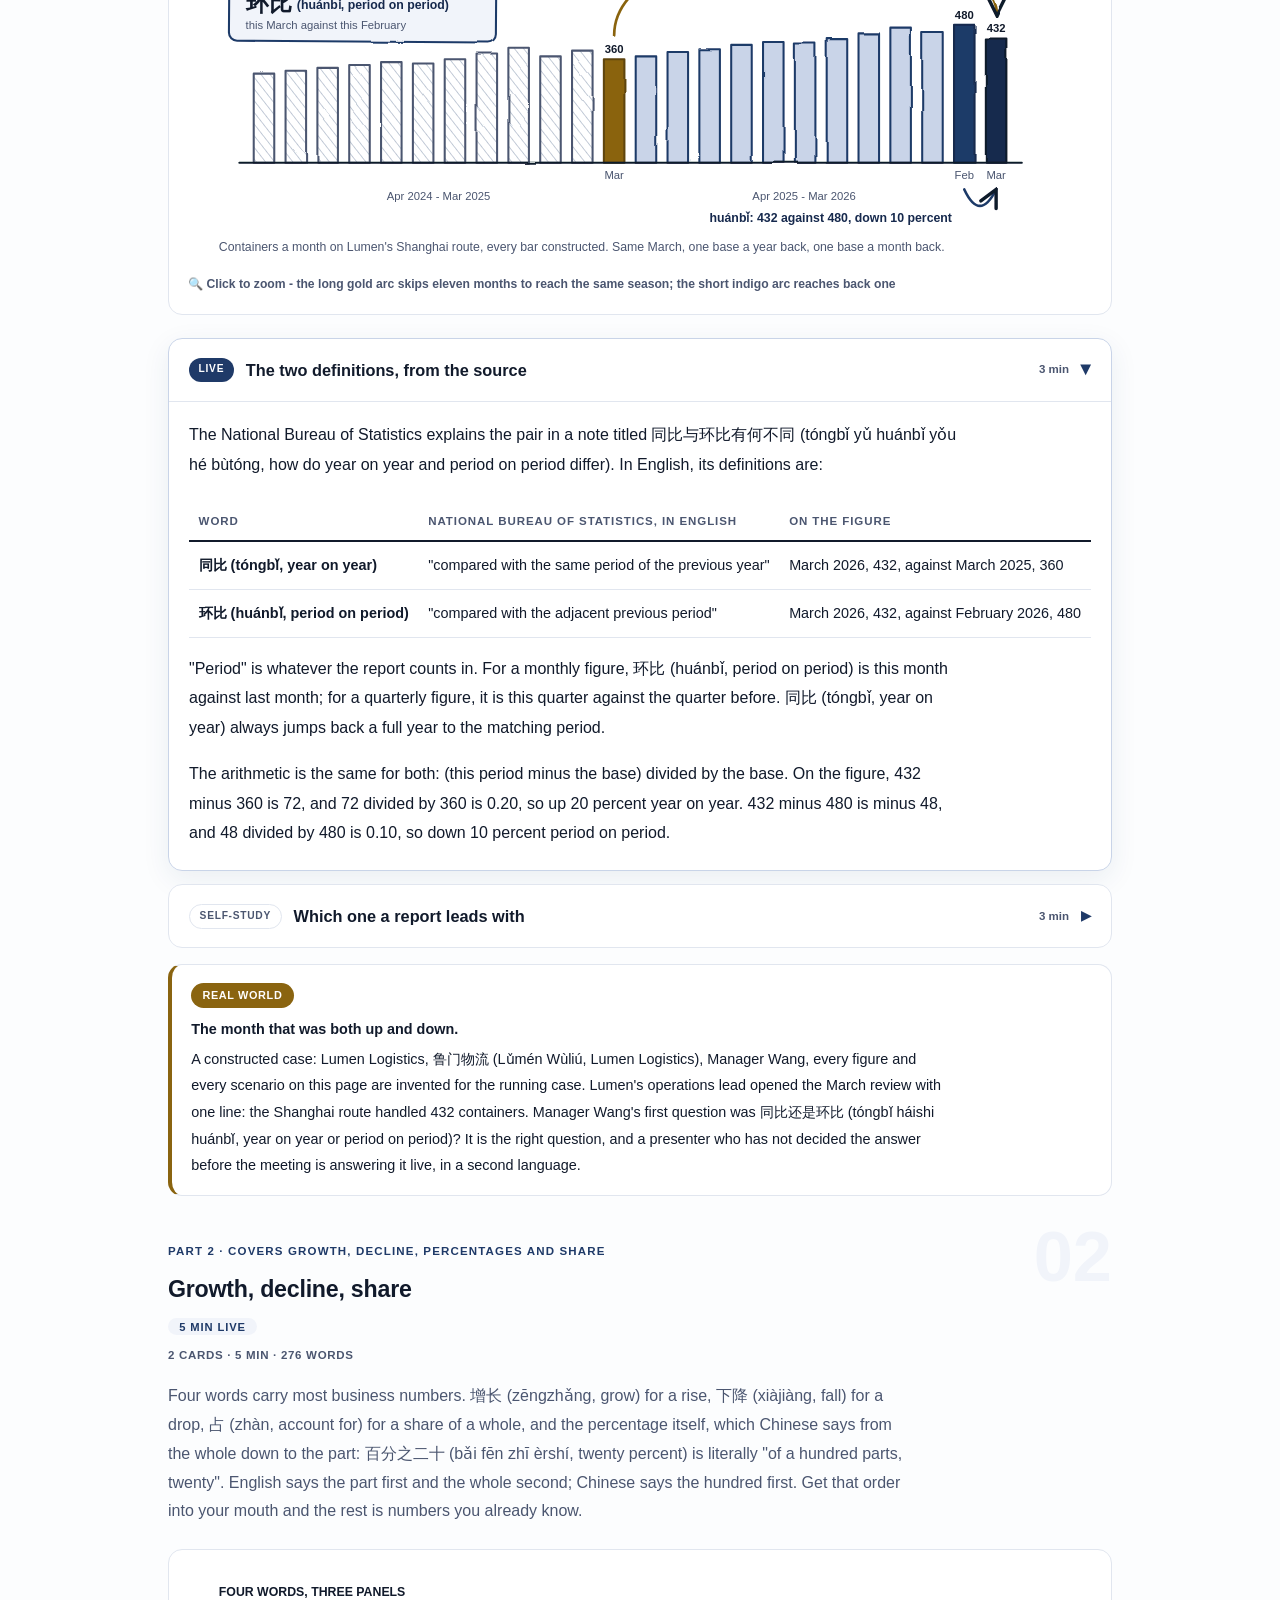
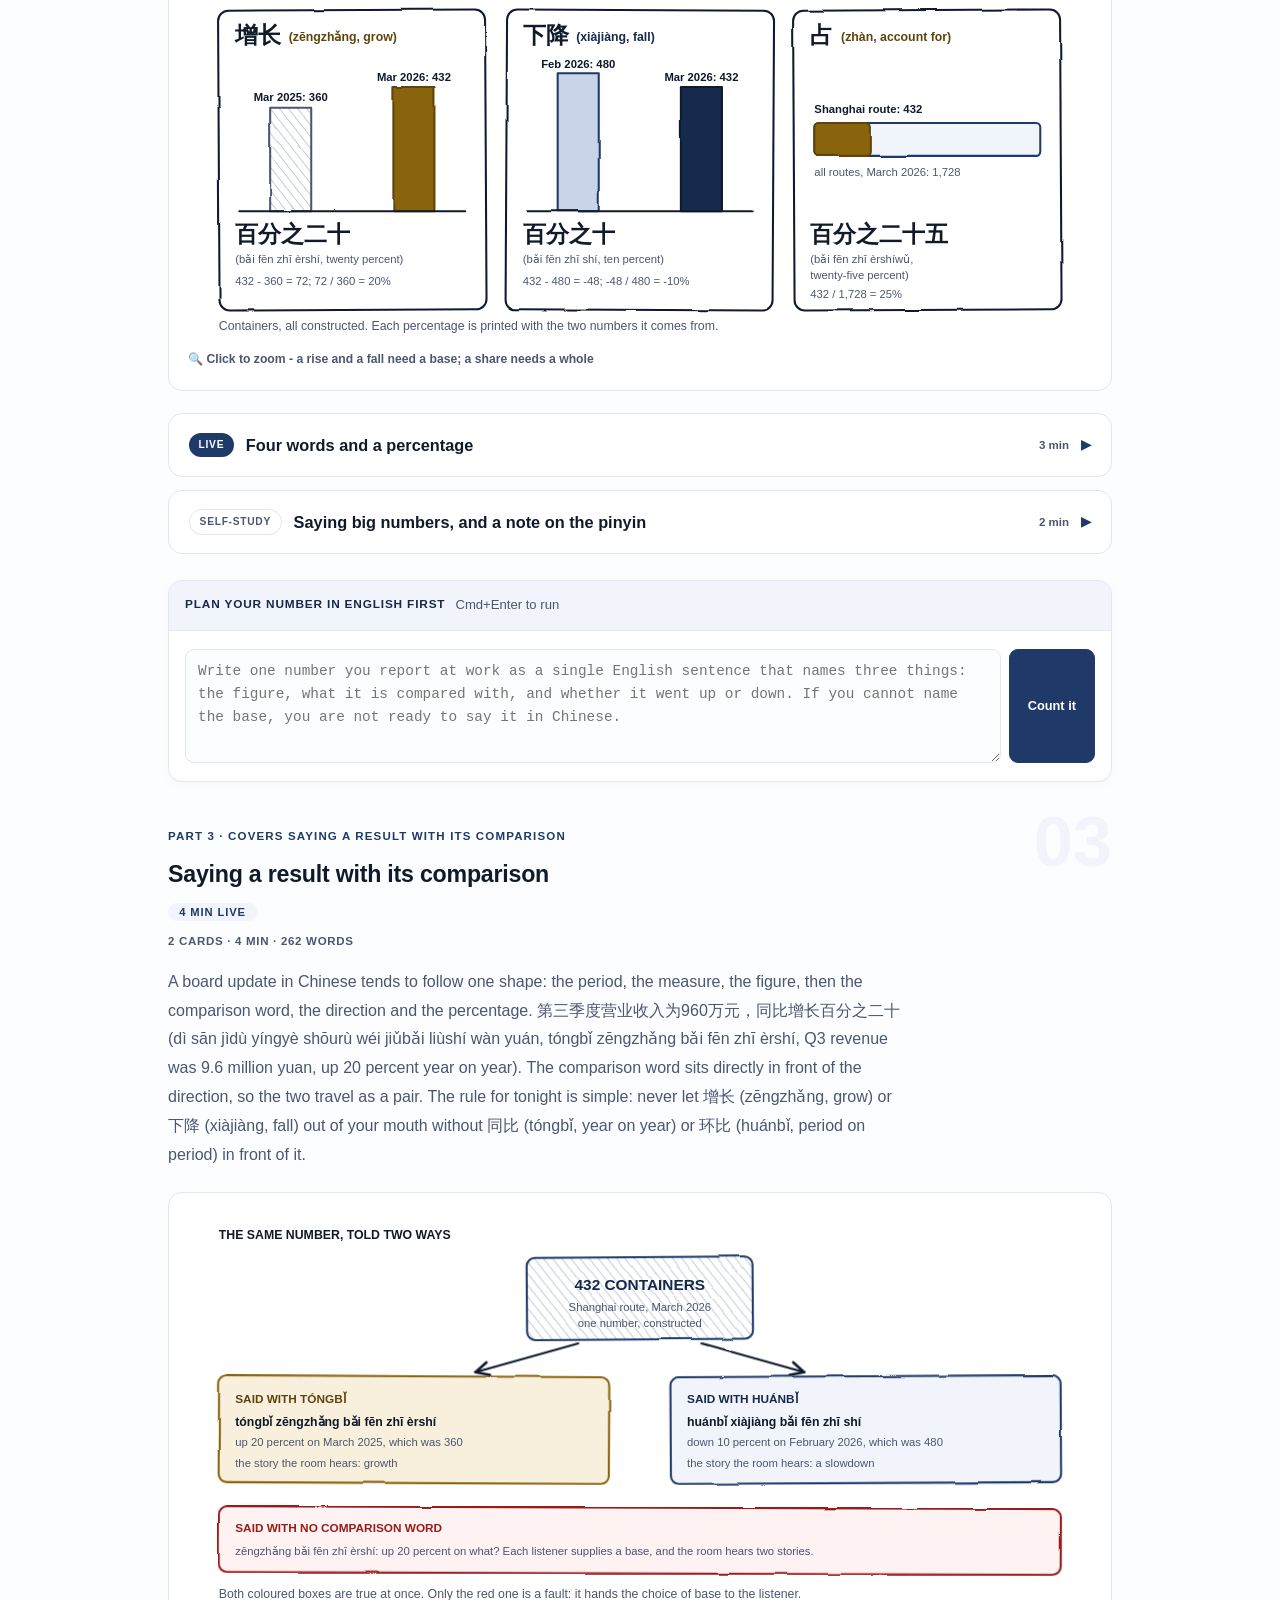
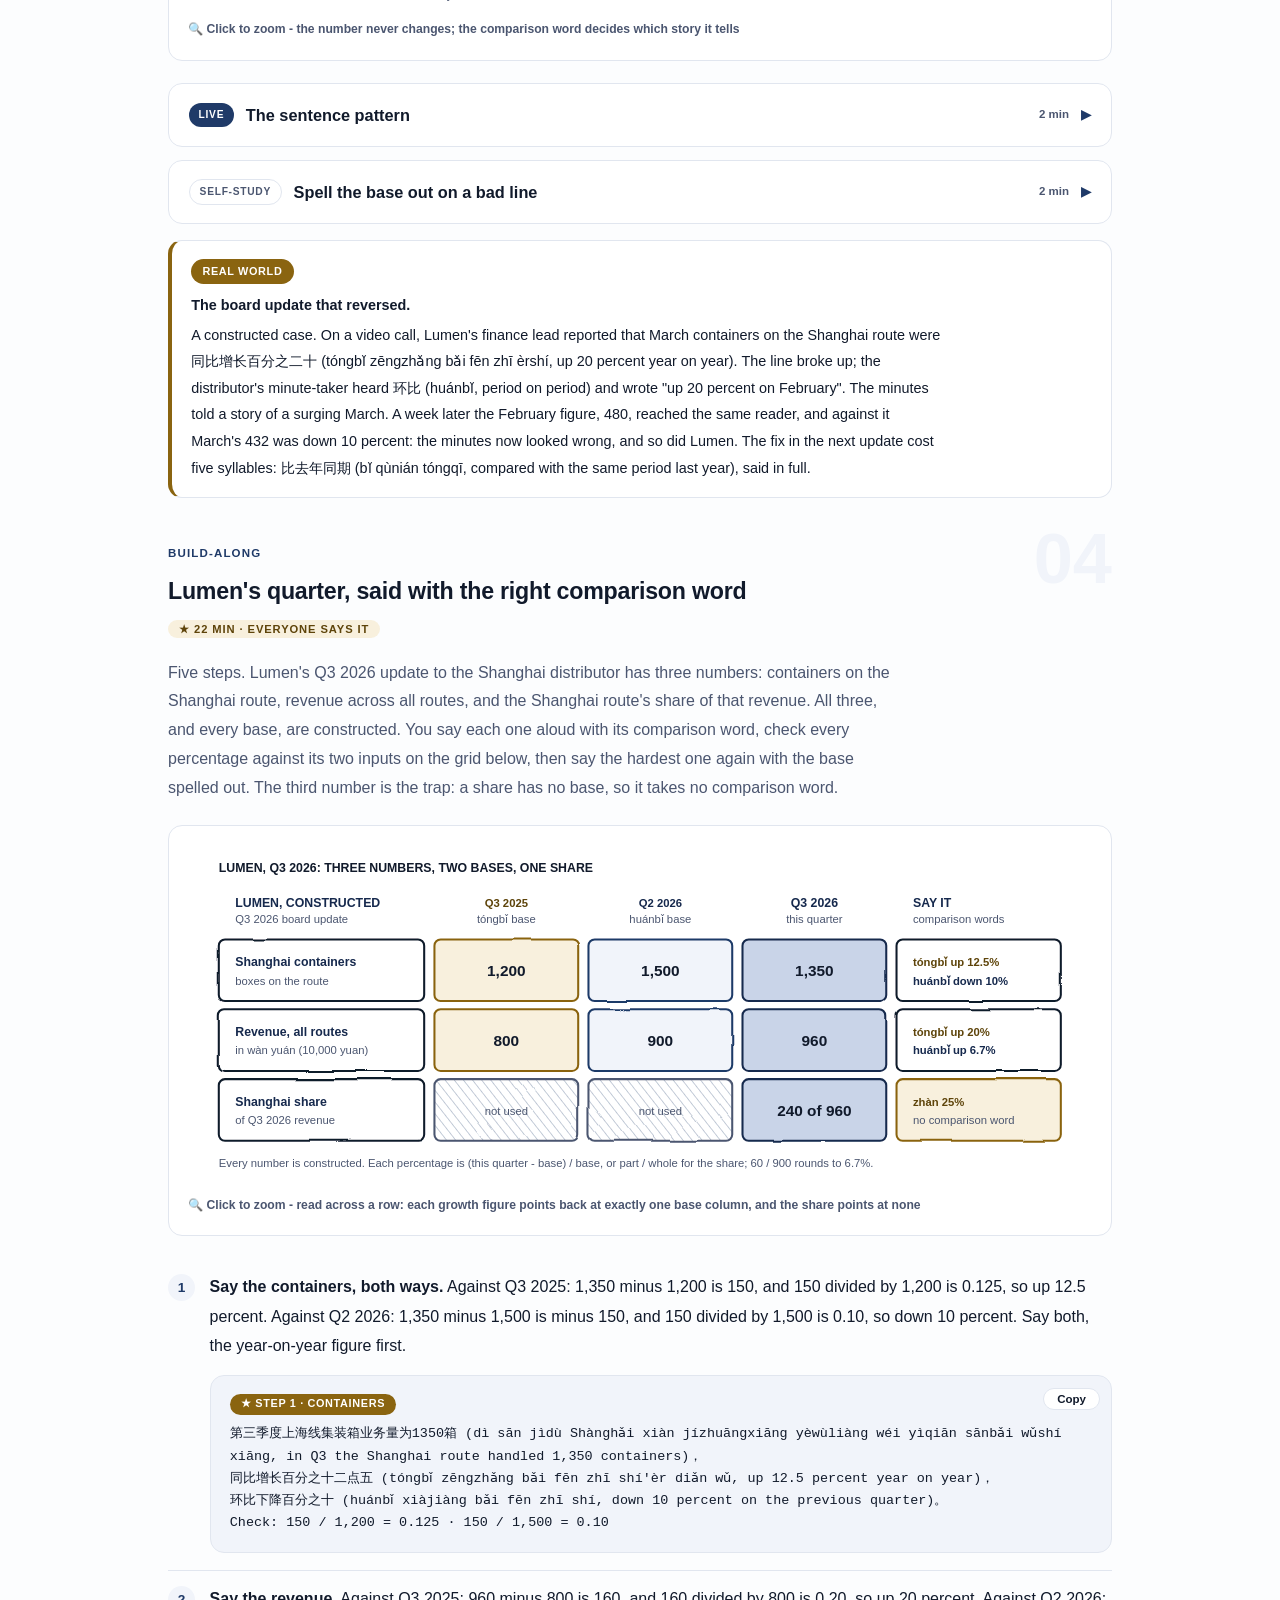
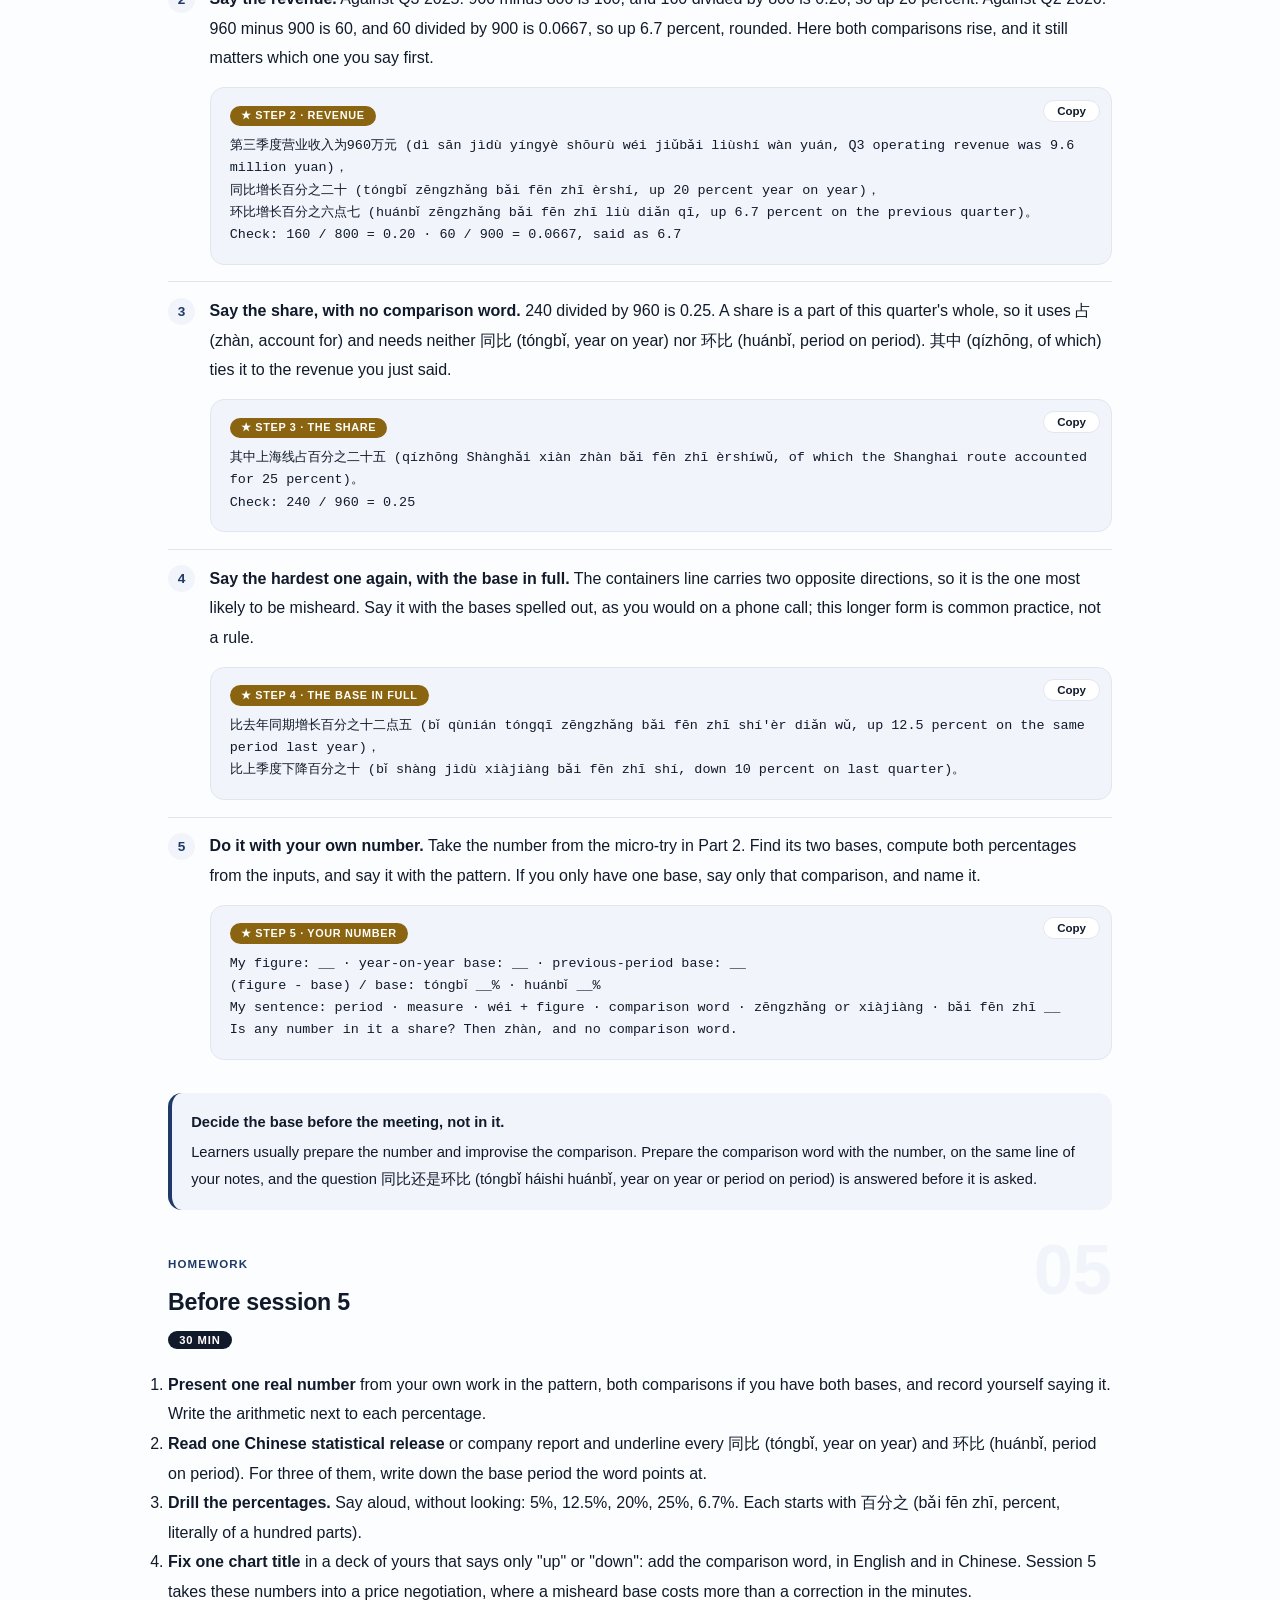
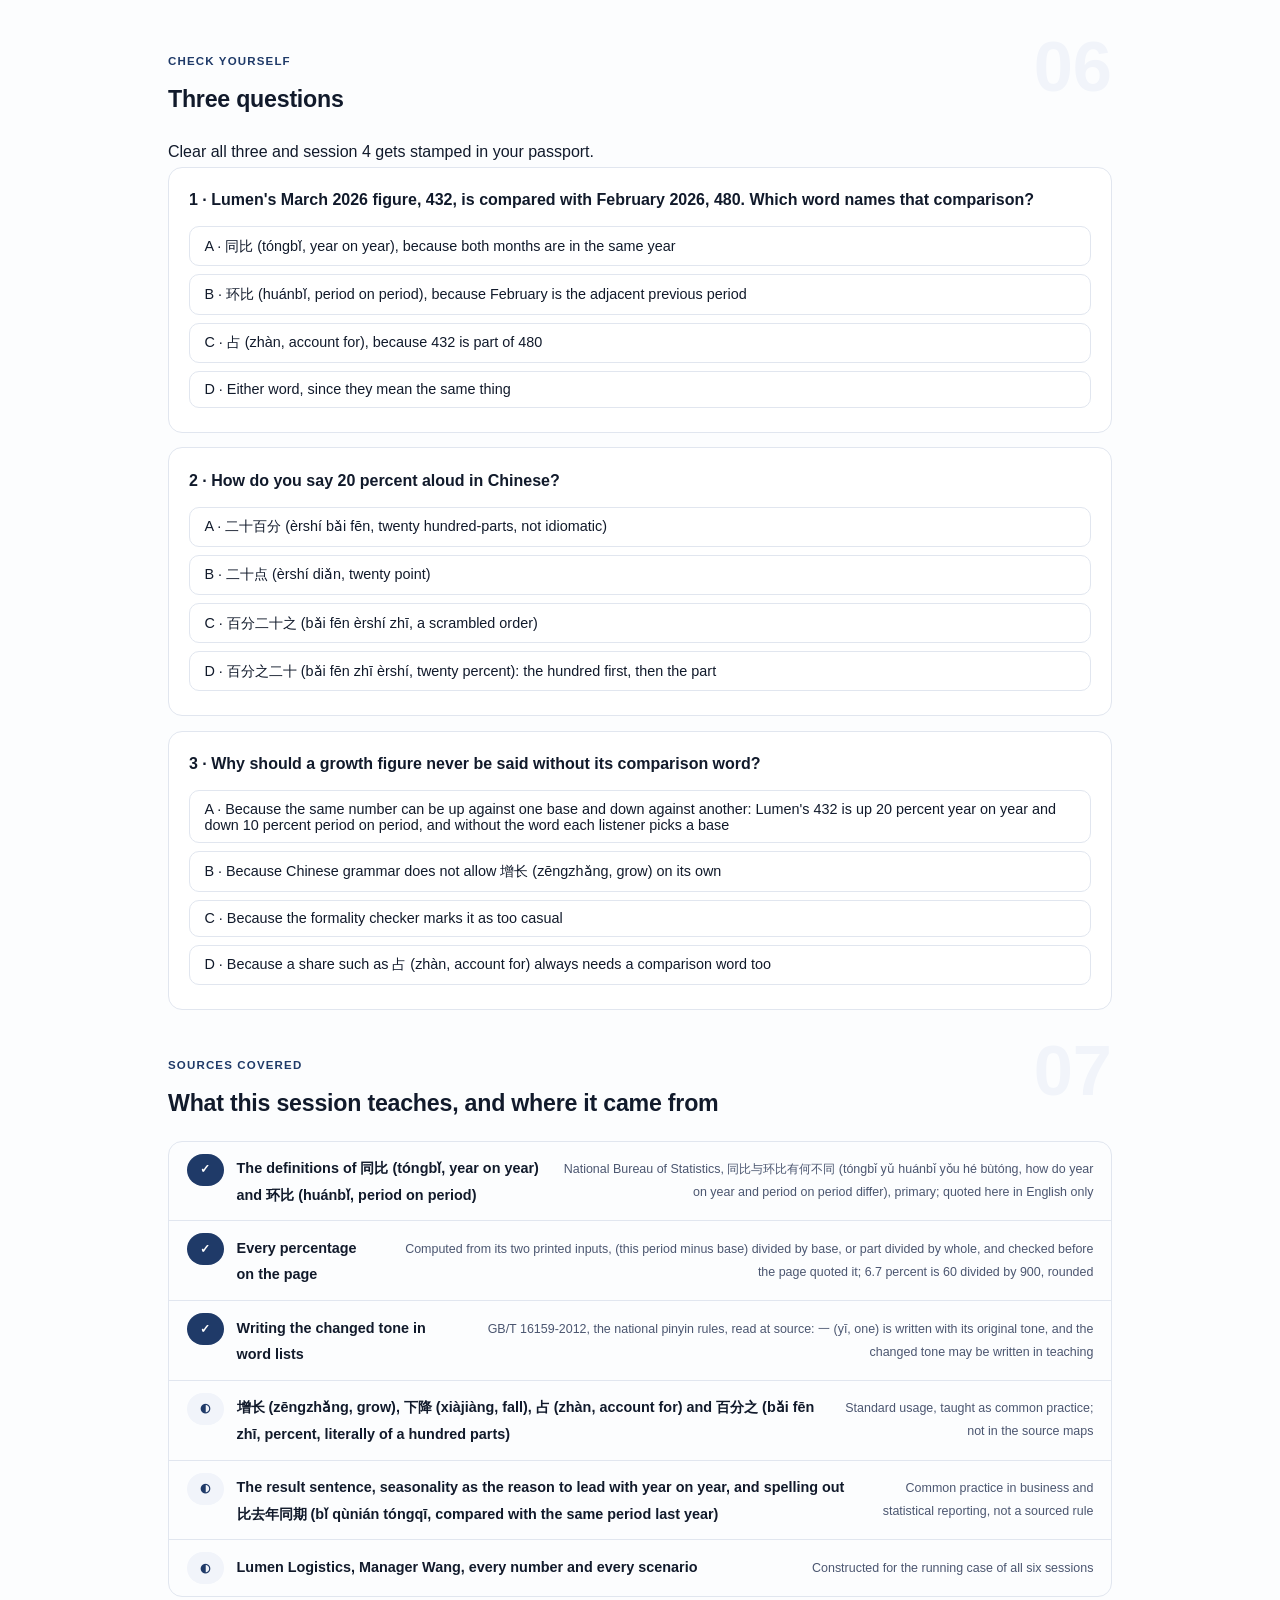
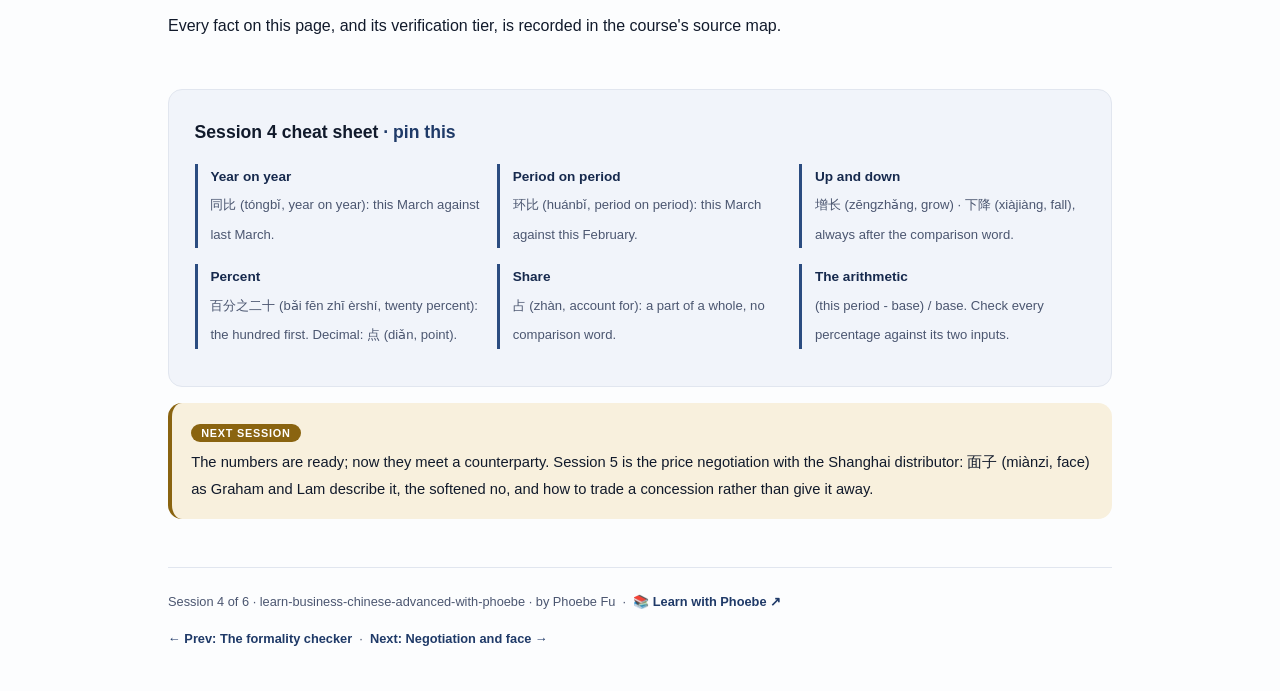
<file: courses/04-presenting-numbers.html>
<!DOCTYPE html>
<html lang="en">
<head>
<meta charset="UTF-8">
<meta name="viewport" content="width=device-width, initial-scale=1.0">
<!-- social:start -->
<meta name="description" content="Session 4 of 6. Presenting numbers in business Chinese: year on year and period on period as the National Bureau of Statistics defines them, the words for growth, decline, percentages and share, and the sentence that says a result with its comparison. Build-along: three constructed quarterly numbers for Lumen Logistics, each said with the right comparison word.">
<meta property="og:type" content="article">
<meta property="og:site_name" content="Learn with Phoebe">
<meta property="og:title" content="Presenting numbers - learn business chinese advanced with phoebe">
<meta property="og:description" content="Session 4 of 6. One number, two comparisons, two opposite stories. Never say a growth figure without its base.">
<meta property="og:url" content="https://phoebefu6.github.io/learn-business-chinese-advanced-with-phoebe/courses/04-presenting-numbers.html">
<meta property="og:image" content="https://phoebefu6.github.io/learn-business-chinese-advanced-with-phoebe/assets/og-cover.png">
<meta property="og:image:width" content="1200">
<meta property="og:image:height" content="630">
<meta name="twitter:card" content="summary_large_image">
<meta name="twitter:title" content="Presenting numbers - learn business chinese advanced with phoebe">
<meta name="twitter:description" content="Session 4 of 6. Year on year, period on period, and the board update that told the wrong story.">
<meta name="twitter:image" content="https://phoebefu6.github.io/learn-business-chinese-advanced-with-phoebe/assets/og-cover.png">
<!-- social:end -->
<title>Session 4 · Presenting numbers - learn business chinese advanced with phoebe</title>
<link rel="stylesheet" href="../assets/style.css?v=20">
</head>
<body>

<div class="toolbar">
  <div class="wrap">
    <span class="crumb"><a href="../index.html">learn-business-chinese-advanced-with-phoebe</a> / Session 4 of 6</span>
    <button class="btn" id="toggle-all" type="button">Expand all</button>
    <button class="btn primary" id="zoom-toggle" type="button">Projector zoom: off</button>
  </div>
</div>

<header class="masthead">
  <div class="wrap">
    <div class="eyebrow">Learn Business Chinese Advanced with Phoebe · Session 4 of 6</div>
    <h1>Presenting <span class="accent">numbers</span></h1>
    <p class="sub">A growth figure in a Chinese business update almost always arrives with a comparison word in front of it, and that word decides what the number means. The same month can be up 20 percent against last year and down 10 percent against last month, and both are true. Tonight is the two comparison words as the National Bureau of Statistics defines them, the small set of words for growth, decline, percentages and share, and one sentence pattern that never lets a result out without its base. You leave able to present three quarterly numbers to Manager Wang so that the room hears one story, the right one.</p>
    <div class="chip-row">
      <span class="chip level">🟠 Advanced</span>
      <span class="chip audience">After the Basic course, or equivalent</span>
      <span class="chip audience">Bring one number you report at work</span>
      <span class="chip time">45 min</span>
    </div>
    <div class="agenda">
      <span class="a1" style="flex:1">0-3 · Welcome</span>
      <span class="a2" style="flex:4">3-18 · Two comparisons, growth words, the result sentence</span>
      <span class="a3" style="flex:5">18-40 · Build-along: Lumen's quarter, said aloud</span>
      <span class="a4" style="flex:1">40-45 · Q&amp;A</span>
    </div>
  </div>
</header>

<main class="wrap">

  <section class="section" id="intro">
    <div class="section-kicker">
      <span class="klabel">Part 0</span>
      <h2>Where we start</h2>
    </div>
    <p class="lede">Sessions 1 to 3 were about register: the right words for the channel. Tonight the words are numbers. Lumen Logistics now reports to its Shanghai distributor every quarter, and the update is read aloud in a meeting with Manager Wang before anyone opens the slides. In that room a percentage without its comparison is not a fact; it is half of one, and the listener fills in the other half. Every figure on this page is constructed for the running case, and every percentage is shown with the two numbers it comes from, so you can check the arithmetic yourself.</p>

    <div class="legend">
      <span class="pill">🎫 Clear all three quiz questions to stamp your passport</span>
      <span class="pill">Live = presented in the 45 minutes</span>
      <span class="pill">Self-study = the full depth, after class</span>
      <span class="pill">★ Build-along = say it yourself, then check it</span>
    </div>

    <div class="callout win">
      <p><strong>★ What you walk out with tonight.</strong> The difference between 同比 (tóngbǐ, year on year) and 环比 (huánbǐ, period on period) in the words of the National Bureau of Statistics, four words that carry almost every business number, a percentage said aloud the Chinese way, and a three-number board update for Lumen in which every growth figure names its base.</p>
    </div>
  </section>

  <section class="section" id="part-1">
    <div class="section-kicker">
      <span class="klabel">Part 1 · covers the two comparison words</span>
      <h2>同比 (tóngbǐ, year on year) and 环比 (huánbǐ, period on period)</h2>
      <span class="tag concept">5 min live</span>
    </div>
    <p class="lede">Chinese statistical reporting has two standard ways to compare a period, and they have names. 同比 (tóngbǐ, year on year) sets this period against the same period a year earlier: this March against last March. 环比 (huánbǐ, period on period) sets it against the period just before: this March against this February. The National Bureau of Statistics explains both in a short note, and its definitions are the ones to hold on to. Everything else on this page is built on them.</p>

    <figure class="zoomable">
      <svg viewBox="0 0 880 388" xmlns="http://www.w3.org/2000/svg" role="img" aria-label="A strip of 24 monthly bars, April 2024 to March 2026, containers a month on Lumen's Shanghai route, all constructed. The first twelve bars are hatched, the second twelve shaded. March 2025 is gold at 360, February 2026 is indigo at 480, March 2026 is dark at 432. A gold arc runs above the bars from March 2025 to March 2026, labelled tongbi: 432 against 360, up 20 percent. A short indigo arc runs below the axis from February 2026 to March 2026, labelled huanbi: 432 against 480, down 10 percent. Two boxes at the top left define tongbi as this March against last March, and huanbi as this March against this February.">
        <defs>
          <filter id="s4aSk" x="-3%" y="-3%" width="106%" height="106%"><feTurbulence type="fractalNoise" baseFrequency="0.02" numOctaves="2" seed="13" result="n"/><feDisplacementMap in="SourceGraphic" in2="n" scale="2.4" xChannelSelector="R" yChannelSelector="G"/></filter>
          <pattern id="s4aHc" patternUnits="userSpaceOnUse" width="7" height="7" patternTransform="rotate(-38)"><line x1="0" y1="0" x2="0" y2="7" stroke="#1F3A68" stroke-width="1" opacity=".5"/></pattern>
          <marker id="s4aAr" viewBox="0 0 10 10" refX="9" refY="5" markerWidth="8" markerHeight="8" orient="auto"><path d="M1 1 L9 5 L1 9" fill="none" stroke="#111A2B" stroke-width="1.6" stroke-linecap="round"/></marker>
        </defs>
        <style>
          .s4aH { font: 800 12px Inter, sans-serif; fill: #111A2B; }
          .s4aG { font: 700 12px Inter, sans-serif; fill: #5E440A; }
          .s4aI { font: 700 12px Inter, sans-serif; fill: #16294D; }
          .s4aS { font: 400 11px Inter, sans-serif; fill: #4B5670; }
          .s4aV { font: 800 11px Inter, sans-serif; fill: #111A2B; }
          .s4aZ { font: 800 22px sans-serif; fill: #111A2B; }
          .s4aN { font: 400 12px Inter, sans-serif; fill: #4B5670; }
        </style>

        <text class="s4aH" x="30" y="26">ONE MONTH, TWO COMPARISONS</text>

        <g filter="url(#s4aSk)" fill="none" stroke="#111A2B" stroke-width="2" stroke-linecap="round" stroke-linejoin="round">
          <rect x="40" y="40" width="260" height="62" rx="8" transform="rotate(-0.4 170 71)" fill="#F8F0DD" stroke="#8A6410"/>
          <rect x="40" y="110" width="260" height="62" rx="8" transform="rotate(0.4 170 141)" fill="#F1F4FA" stroke="#1F3A68"/>
          <rect x="64" y="203.2" width="20" height="86.8" fill="url(#s4aHc)" stroke="#4B5670"/>
          <rect x="95" y="200.4" width="20" height="89.6" fill="url(#s4aHc)" stroke="#4B5670"/>
          <rect x="126" y="197.6" width="20" height="92.4" fill="url(#s4aHc)" stroke="#4B5670"/>
          <rect x="157" y="194.8" width="20" height="95.2" fill="url(#s4aHc)" stroke="#4B5670"/>
          <rect x="188" y="192" width="20" height="98" fill="url(#s4aHc)" stroke="#4B5670"/>
          <rect x="219" y="193.4" width="20" height="96.6" fill="url(#s4aHc)" stroke="#4B5670"/>
          <rect x="250" y="189.2" width="20" height="100.8" fill="url(#s4aHc)" stroke="#4B5670"/>
          <rect x="281" y="183.6" width="20" height="106.4" fill="url(#s4aHc)" stroke="#4B5670"/>
          <rect x="312" y="178" width="20" height="112" fill="url(#s4aHc)" stroke="#4B5670"/>
          <rect x="343" y="186.4" width="20" height="103.6" fill="url(#s4aHc)" stroke="#4B5670"/>
          <rect x="374" y="180.8" width="20" height="109.2" fill="url(#s4aHc)" stroke="#4B5670"/>
          <rect x="405" y="189.2" width="20" height="100.8" fill="#8A6410" stroke="#5E440A"/>
          <rect x="436" y="186.4" width="20" height="103.6" fill="#C9D4E8" stroke="#1F3A68"/>
          <rect x="467" y="182.2" width="20" height="107.8" fill="#C9D4E8" stroke="#1F3A68"/>
          <rect x="498" y="179.4" width="20" height="110.6" fill="#C9D4E8" stroke="#1F3A68"/>
          <rect x="529" y="175.2" width="20" height="114.8" fill="#C9D4E8" stroke="#1F3A68"/>
          <rect x="560" y="172.4" width="20" height="117.6" fill="#C9D4E8" stroke="#1F3A68"/>
          <rect x="591" y="173.8" width="20" height="116.2" fill="#C9D4E8" stroke="#1F3A68"/>
          <rect x="622" y="169.6" width="20" height="120.4" fill="#C9D4E8" stroke="#1F3A68"/>
          <rect x="653" y="164" width="20" height="126" fill="#C9D4E8" stroke="#1F3A68"/>
          <rect x="684" y="158.4" width="20" height="131.6" fill="#C9D4E8" stroke="#1F3A68"/>
          <rect x="715" y="162.6" width="20" height="127.4" fill="#C9D4E8" stroke="#1F3A68"/>
          <rect x="746" y="155.6" width="20" height="134.4" fill="#1F3A68" stroke="#16294D"/>
          <rect x="777" y="169" width="20" height="121" fill="#16294D" stroke="#111A2B"/>
          <path d="M50 290 L812 290"/>
          <path d="M415 166 C415 50 787 50 787 147" stroke="#8A6410" stroke-width="2.6" marker-end="url(#s4aAr)"/>
          <path d="M756 316 Q771 348 787 316" stroke="#1F3A68" stroke-width="2.6" marker-end="url(#s4aAr)"/>
        </g>

        <text class="s4aZ" x="56" y="72">同比</text><text class="s4aG" x="106" y="70">(tóngbǐ, year on year)</text>
        <text class="s4aS" x="56" y="90">this March against last March</text>
        <text class="s4aZ" x="56" y="142">环比</text><text class="s4aI" x="106" y="140">(huánbǐ, period on period)</text>
        <text class="s4aS" x="56" y="160">this March against this February</text>

        <text class="s4aG" x="601" y="62" text-anchor="middle">tóngbǐ: 432 against 360, up 20 percent</text>
        <text class="s4aV" x="415" y="183" text-anchor="middle">360</text>
        <text class="s4aV" x="756" y="150" text-anchor="middle">480</text>
        <text class="s4aV" x="787" y="163" text-anchor="middle">432</text>

        <text class="s4aS" x="415" y="306" text-anchor="middle">Mar</text>
        <text class="s4aS" x="756" y="306" text-anchor="middle">Feb</text>
        <text class="s4aS" x="787" y="306" text-anchor="middle">Mar</text>
        <text class="s4aS" x="244" y="326" text-anchor="middle">Apr 2024 - Mar 2025</text>
        <text class="s4aS" x="600" y="326" text-anchor="middle">Apr 2025 - Mar 2026</text>
        <text class="s4aI" x="744" y="348" text-anchor="end">huánbǐ: 432 against 480, down 10 percent</text>

        <text class="s4aN" x="30" y="376">Containers a month on Lumen's Shanghai route, every bar constructed. Same March, one base a year back, one base a month back.</text>
      </svg>
      <figcaption>🔍 Click to zoom - the long gold arc skips eleven months to reach the same season; the short indigo arc reaches back one</figcaption>
    </figure>

    <details class="card" open>
      <summary><span class="mode live">Live</span>The two definitions, from the source<span class="mini">3 min</span><span class="caret">▶</span></summary>
      <div class="body">
        <p>The National Bureau of Statistics explains the pair in a note titled 同比与环比有何不同 (tóngbǐ yǔ huánbǐ yǒu hé bùtóng, how do year on year and period on period differ). In English, its definitions are:</p>
        <table class="clean">
          <tr><th>Word</th><th>National Bureau of Statistics, in English</th><th>On the figure</th></tr>
          <tr><td>同比 (tóngbǐ, year on year)</td><td>"compared with the same period of the previous year"</td><td>March 2026, 432, against March 2025, 360</td></tr>
          <tr><td>环比 (huánbǐ, period on period)</td><td>"compared with the adjacent previous period"</td><td>March 2026, 432, against February 2026, 480</td></tr>
        </table>
        <p>"Period" is whatever the report counts in. For a monthly figure, 环比 (huánbǐ, period on period) is this month against last month; for a quarterly figure, it is this quarter against the quarter before. 同比 (tóngbǐ, year on year) always jumps back a full year to the matching period.</p>
        <p>The arithmetic is the same for both: (this period minus the base) divided by the base. On the figure, 432 minus 360 is 72, and 72 divided by 360 is 0.20, so up 20 percent year on year. 432 minus 480 is minus 48, and 48 divided by 480 is 0.10, so down 10 percent period on period.</p>
      </div>
    </details>

    <details class="card">
      <summary><span class="mode self">Self-study</span>Which one a report leads with<span class="mini">3 min</span><span class="caret">▶</span></summary>
      <div class="body">
        <p>The definitions say what each word compares; they do not say which to lead with. The reason analysts usually give, and it is common practice rather than part of the definitions quoted above, is seasonality. Freight, retail and many other businesses rise and fall with the calendar, so a 环比 (huánbǐ, period on period) figure partly measures the season: February against January, or the busy month against the quiet one. A 同比 (tóngbǐ, year on year) figure sets a March against a March, so the season is on both sides of the comparison.</p>
        <p>That is why the two can disagree without either being wrong. On the figure, February 2026 was Lumen's busiest month, so March looks weak against it and strong against the March before. A good update reports both, or says plainly which one it is giving.</p>
      </div>
    </details>

    <div class="callout example">
      <span class="ex-pill">Real world</span>
      <p><strong>The month that was both up and down.</strong> A constructed case: Lumen Logistics, 鲁门物流 (Lǔmén Wùliú, Lumen Logistics), Manager Wang, every figure and every scenario on this page are invented for the running case. Lumen's operations lead opened the March review with one line: the Shanghai route handled 432 containers. Manager Wang's first question was 同比还是环比 (tóngbǐ háishi huánbǐ, year on year or period on period)? It is the right question, and a presenter who has not decided the answer before the meeting is answering it live, in a second language.</p>
    </div>
  </section>

  <section class="section" id="part-2">
    <div class="section-kicker">
      <span class="klabel">Part 2 · covers growth, decline, percentages and share</span>
      <h2>Growth, decline, share</h2>
      <span class="tag concept">5 min live</span>
    </div>
    <p class="lede">Four words carry most business numbers. 增长 (zēngzhǎng, grow) for a rise, 下降 (xiàjiàng, fall) for a drop, 占 (zhàn, account for) for a share of a whole, and the percentage itself, which Chinese says from the whole down to the part: 百分之二十 (bǎi fēn zhī èrshí, twenty percent) is literally "of a hundred parts, twenty". English says the part first and the whole second; Chinese says the hundred first. Get that order into your mouth and the rest is numbers you already know.</p>

    <figure class="zoomable">
      <svg viewBox="0 0 880 360" xmlns="http://www.w3.org/2000/svg" role="img" aria-label="Three panels of constructed Lumen numbers. Panel one, zengzhang, grow: March 2025 at 360 and March 2026 at 432; bai fen zhi ershi, twenty percent; 432 minus 360 is 72, and 72 over 360 is 20 percent. Panel two, xiajiang, fall: February 2026 at 480 and March 2026 at 432; bai fen zhi shi, ten percent; 432 minus 480 is minus 48, and minus 48 over 480 is minus 10 percent. Panel three, zhan, account for: one bar for all routes, 1,728 containers, with the Shanghai route's 432 shaded gold; bai fen zhi ershiwu, twenty-five percent; 432 over 1,728 is 25 percent.">
        <defs>
          <filter id="s4bSk" x="-3%" y="-3%" width="106%" height="106%"><feTurbulence type="fractalNoise" baseFrequency="0.02" numOctaves="2" seed="29" result="n"/><feDisplacementMap in="SourceGraphic" in2="n" scale="2.4" xChannelSelector="R" yChannelSelector="G"/></filter>
          <pattern id="s4bHc" patternUnits="userSpaceOnUse" width="7" height="7" patternTransform="rotate(-38)"><line x1="0" y1="0" x2="0" y2="7" stroke="#1F3A68" stroke-width="1" opacity=".5"/></pattern>
        </defs>
        <style>
          .s4bH { font: 800 12px Inter, sans-serif; fill: #111A2B; }
          .s4bG { font: 700 12px Inter, sans-serif; fill: #5E440A; }
          .s4bI { font: 700 12px Inter, sans-serif; fill: #16294D; }
          .s4bS { font: 400 11px Inter, sans-serif; fill: #4B5670; }
          .s4bV { font: 800 11px Inter, sans-serif; fill: #111A2B; }
          .s4bZ { font: 800 22px sans-serif; fill: #111A2B; }
          .s4bN { font: 400 12px Inter, sans-serif; fill: #4B5670; }
        </style>

        <text class="s4bH" x="30" y="26">FOUR WORDS, THREE PANELS</text>

        <g filter="url(#s4bSk)" fill="none" stroke="#111A2B" stroke-width="2" stroke-linecap="round" stroke-linejoin="round">
          <rect x="30" y="40" width="260" height="292" rx="10" transform="rotate(-0.3 160 186)" fill="#FFFFFF"/>
          <rect x="310" y="40" width="260" height="292" rx="10" transform="rotate(0.3 440 186)" fill="#FFFFFF"/>
          <rect x="590" y="40" width="260" height="292" rx="10" transform="rotate(-0.3 720 186)" fill="#FFFFFF"/>
          <rect x="80" y="135.2" width="40" height="100.8" fill="url(#s4bHc)" stroke="#4B5670"/>
          <rect x="200" y="115" width="40" height="121" fill="#8A6410" stroke="#5E440A"/>
          <path d="M50 236 L270 236"/>
          <rect x="360" y="101.6" width="40" height="134.4" fill="#C9D4E8" stroke="#1F3A68"/>
          <rect x="480" y="115" width="40" height="121" fill="#16294D" stroke="#111A2B"/>
          <path d="M330 236 L550 236"/>
          <rect x="610" y="150" width="220" height="32" rx="4" fill="#F1F4FA" stroke="#1F3A68"/>
          <rect x="610" y="150" width="55" height="32" rx="4" fill="#8A6410" stroke="#5E440A"/>
        </g>

        <text class="s4bZ" x="46" y="72">增长</text><text class="s4bG" x="98" y="70">(zēngzhǎng, grow)</text>
        <text class="s4bV" x="100" y="129" text-anchor="middle">Mar 2025: 360</text>
        <text class="s4bV" x="220" y="109" text-anchor="middle">Mar 2026: 432</text>
        <text class="s4bZ" x="46" y="266">百分之二十</text><text class="s4bS" x="46" y="286">(bǎi fēn zhī èrshí, twenty percent)</text>
        <text class="s4bS" x="46" y="308">432 - 360 = 72; 72 / 360 = 20%</text>

        <text class="s4bZ" x="326" y="72">下降</text><text class="s4bI" x="378" y="70">(xiàjiàng, fall)</text>
        <text class="s4bV" x="380" y="96" text-anchor="middle">Feb 2026: 480</text>
        <text class="s4bV" x="500" y="109" text-anchor="middle">Mar 2026: 432</text>
        <text class="s4bZ" x="326" y="266">百分之十</text><text class="s4bS" x="326" y="286">(bǎi fēn zhī shí, ten percent)</text>
        <text class="s4bS" x="326" y="308">432 - 480 = -48; -48 / 480 = -10%</text>

        <text class="s4bZ" x="606" y="72">占</text><text class="s4bG" x="636" y="70">(zhàn, account for)</text>
        <text class="s4bV" x="610" y="140">Shanghai route: 432</text>
        <text class="s4bS" x="610" y="202">all routes, March 2026: 1,728</text>
        <text class="s4bZ" x="606" y="266">百分之二十五</text><text class="s4bS" x="606" y="286">(bǎi fēn zhī èrshíwǔ,</text>
        <text class="s4bS" x="606" y="302">twenty-five percent)</text>
        <text class="s4bS" x="606" y="320">432 / 1,728 = 25%</text>

        <text class="s4bN" x="30" y="352">Containers, all constructed. Each percentage is printed with the two numbers it comes from.</text>
      </svg>
      <figcaption>🔍 Click to zoom - a rise and a fall need a base; a share needs a whole</figcaption>
    </figure>

    <details class="card">
      <summary><span class="mode live">Live</span>Four words and a percentage<span class="mini">3 min</span><span class="caret">▶</span></summary>
      <div class="body">
        <table class="clean">
          <tr><th>Word</th><th>What it does</th><th>Lumen, constructed</th></tr>
          <tr><td>增长 (zēngzhǎng, grow)</td><td>a rise against a base</td><td>同比增长百分之二十 (tóngbǐ zēngzhǎng bǎi fēn zhī èrshí, up 20 percent year on year)</td></tr>
          <tr><td>下降 (xiàjiàng, fall)</td><td>a drop against a base</td><td>环比下降百分之十 (huánbǐ xiàjiàng bǎi fēn zhī shí, down 10 percent period on period)</td></tr>
          <tr><td>占 (zhàn, account for)</td><td>a part of a whole, no base needed</td><td>上海线占百分之二十五 (Shànghǎi xiàn zhàn bǎi fēn zhī èrshíwǔ, the Shanghai route accounts for 25 percent)</td></tr>
          <tr><td>百分之 (bǎi fēn zhī, percent, literally of a hundred parts)</td><td>comes before the number</td><td>百分之二十 (bǎi fēn zhī èrshí, twenty percent)</td></tr>
        </table>
        <p>On a slide the percentage is usually written as digits, 20%, and read aloud as 百分之二十 (bǎi fēn zhī èrshí, twenty percent). A decimal point is 点 (diǎn, point): 12.5% is 百分之十二点五 (bǎi fēn zhī shí'èr diǎn wǔ, twelve point five percent). These are standard usage, taught here as common practice; the source maps behind these pages do not cover number words.</p>
      </div>
    </details>

    <details class="card">
      <summary><span class="mode self">Self-study</span>Saying big numbers, and a note on the pinyin<span class="mini">2 min</span><span class="caret">▶</span></summary>
      <div class="body">
        <p>Chinese groups large numbers by 万 (wàn, ten thousand), not by thousands, so Lumen's 9.6 million yuan of revenue is 960万元 (jiǔbǎi liùshí wàn yuán, 9.6 million yuan): nine hundred and sixty ten-thousands. Business reports often keep that unit on the slide as well, writing 960万元 (jiǔbǎi liùshí wàn yuán, 9.6 million yuan) rather than 9,600,000. Read the unit before you read the number.</p>
        <p>A note on the pinyin in these lists: some words are written with the tone you say, such as 一千 (yìqiān, one thousand), with yì before a first tone, and 一半 (yíbàn, half), with yí before a fourth tone. Standard pinyin (GB/T 16159-2012) writes the original tone, yī, and allows the changed tone to be written in teaching, which is what these pages do.</p>
      </div>
    </details>

    <div class="tryrow" data-fn="wordcount" data-multiline="1" data-title="Plan your number in English first" data-hint="Write one number you report at work as a single English sentence that names three things: the figure, what it is compared with, and whether it went up or down. If you cannot name the base, you are not ready to say it in Chinese." data-seed="" data-cta="Count it"></div>
  </section>

  <section class="section" id="part-3">
    <div class="section-kicker">
      <span class="klabel">Part 3 · covers saying a result with its comparison</span>
      <h2>Saying a result with its comparison</h2>
      <span class="tag concept">4 min live</span>
    </div>
    <p class="lede">A board update in Chinese tends to follow one shape: the period, the measure, the figure, then the comparison word, the direction and the percentage. 第三季度营业收入为960万元，同比增长百分之二十 (dì sān jìdù yíngyè shōurù wéi jiǔbǎi liùshí wàn yuán, tóngbǐ zēngzhǎng bǎi fēn zhī èrshí, Q3 revenue was 9.6 million yuan, up 20 percent year on year). The comparison word sits directly in front of the direction, so the two travel as a pair. The rule for tonight is simple: never let 增长 (zēngzhǎng, grow) or 下降 (xiàjiàng, fall) out of your mouth without 同比 (tóngbǐ, year on year) or 环比 (huánbǐ, period on period) in front of it.</p>

    <figure class="zoomable">
      <svg viewBox="0 0 880 386" xmlns="http://www.w3.org/2000/svg" role="img" aria-label="One constructed number, 432 containers on the Shanghai route in March 2026, in a box at the top. Two arrows lead down to two boxes. Left: said with tongbi, tongbi zengzhang bai fen zhi ershi, up 20 percent on March 2025, which was 360; the story is growth. Right: said with huanbi, huanbi xiajiang bai fen zhi shi, down 10 percent on February 2026, which was 480; the story is a slowdown. A red panel at the bottom: said with no comparison word, zengzhang bai fen zhi ershi, up 20 percent on what; each listener supplies a base, and the room hears two stories.">
        <defs>
          <filter id="s4cSk" x="-3%" y="-3%" width="106%" height="106%"><feTurbulence type="fractalNoise" baseFrequency="0.02" numOctaves="2" seed="37" result="n"/><feDisplacementMap in="SourceGraphic" in2="n" scale="2.4" xChannelSelector="R" yChannelSelector="G"/></filter>
          <pattern id="s4cHc" patternUnits="userSpaceOnUse" width="7" height="7" patternTransform="rotate(-38)"><line x1="0" y1="0" x2="0" y2="7" stroke="#1F3A68" stroke-width="1" opacity=".5"/></pattern>
          <marker id="s4cAr" viewBox="0 0 10 10" refX="9" refY="5" markerWidth="8" markerHeight="8" orient="auto"><path d="M1 1 L9 5 L1 9" fill="none" stroke="#111A2B" stroke-width="1.6" stroke-linecap="round"/></marker>
        </defs>
        <style>
          .s4cH { font: 800 12px Inter, sans-serif; fill: #111A2B; }
          .s4cG { font: 800 11.5px Inter, sans-serif; fill: #5E440A; }
          .s4cI { font: 800 11.5px Inter, sans-serif; fill: #16294D; }
          .s4cP { font: 700 12px Inter, sans-serif; fill: #111A2B; }
          .s4cR { font: 800 11.5px Inter, sans-serif; fill: #991B1B; }
          .s4cS { font: 400 11px Inter, sans-serif; fill: #4B5670; }
          .s4cV { font: 800 15px Inter, sans-serif; fill: #16294D; }
          .s4cN { font: 400 12px Inter, sans-serif; fill: #4B5670; }
        </style>

        <text class="s4cH" x="30" y="26">THE SAME NUMBER, TOLD TWO WAYS</text>

        <g filter="url(#s4cSk)" fill="none" stroke="#111A2B" stroke-width="2" stroke-linecap="round" stroke-linejoin="round">
          <rect x="330" y="44" width="220" height="80" rx="8" transform="rotate(-0.4 440 84)" fill="url(#s4cHc)" stroke="#1F3A68"/>
          <rect x="30" y="160" width="380" height="104" rx="8" transform="rotate(0.3 220 212)" fill="#F8F0DD" stroke="#8A6410"/>
          <rect x="470" y="160" width="380" height="104" rx="8" transform="rotate(-0.3 660 212)" fill="#F1F4FA" stroke="#1F3A68"/>
          <rect x="30" y="288" width="820" height="64" rx="8" transform="rotate(0.2 440 320)" fill="#FEF2F2" stroke="#991B1B"/>
          <path d="M380 128 L280 156" marker-end="url(#s4cAr)"/>
          <path d="M500 128 L600 156" marker-end="url(#s4cAr)"/>
        </g>

        <text class="s4cV" x="440" y="76" text-anchor="middle">432 CONTAINERS</text>
        <text class="s4cS" x="440" y="96" text-anchor="middle">Shanghai route, March 2026</text>
        <text class="s4cS" x="440" y="112" text-anchor="middle">one number, constructed</text>

        <text class="s4cG" x="46" y="186">SAID WITH TÓNGBǏ</text>
        <text class="s4cP" x="46" y="208">tóngbǐ zēngzhǎng bǎi fēn zhī èrshí</text>
        <text class="s4cS" x="46" y="228">up 20 percent on March 2025, which was 360</text>
        <text class="s4cS" x="46" y="248">the story the room hears: growth</text>

        <text class="s4cI" x="486" y="186">SAID WITH HUÁNBǏ</text>
        <text class="s4cP" x="486" y="208">huánbǐ xiàjiàng bǎi fēn zhī shí</text>
        <text class="s4cS" x="486" y="228">down 10 percent on February 2026, which was 480</text>
        <text class="s4cS" x="486" y="248">the story the room hears: a slowdown</text>

        <text class="s4cR" x="46" y="312">SAID WITH NO COMPARISON WORD</text>
        <text class="s4cS" x="46" y="334">zēngzhǎng bǎi fēn zhī èrshí: up 20 percent on what? Each listener supplies a base, and the room hears two stories.</text>

        <text class="s4cN" x="30" y="376">Both coloured boxes are true at once. Only the red one is a fault: it hands the choice of base to the listener.</text>
      </svg>
      <figcaption>🔍 Click to zoom - the number never changes; the comparison word decides which story it tells</figcaption>
    </figure>

    <details class="card">
      <summary><span class="mode live">Live</span>The sentence pattern<span class="mini">2 min</span><span class="caret">▶</span></summary>
      <div class="body">
        <table class="clean">
          <tr><th>Slot</th><th>Chinese</th><th>Lumen, constructed</th></tr>
          <tr><td>Period</td><td>第三季度 (dì sān jìdù, the third quarter)</td><td>Q3 2026</td></tr>
          <tr><td>Measure</td><td>营业收入 (yíngyè shōurù, operating revenue)</td><td>revenue, all routes</td></tr>
          <tr><td>Figure</td><td>为960万元 (wéi jiǔbǎi liùshí wàn yuán, was 9.6 million yuan)</td><td>960 ten-thousands of yuan</td></tr>
          <tr><td>Comparison and direction</td><td>同比增长 (tóngbǐ zēngzhǎng, up year on year)</td><td>against Q3 2025, 800</td></tr>
          <tr><td>Percentage</td><td>百分之二十 (bǎi fēn zhī èrshí, twenty percent)</td><td>960 minus 800 is 160; 160 divided by 800 is 0.20</td></tr>
        </table>
        <p>为 (wéi, is, written) is the written way to say "was" in front of a figure; in speech many presenters say 是 (shì, to be, yes) instead. The pattern itself, with the comparison word right before 增长 (zēngzhǎng, grow) or 下降 (xiàjiàng, fall), is the common shape of Chinese business and statistical reporting, taught here as common practice rather than from a style guide.</p>
      </div>
    </details>

    <details class="card">
      <summary><span class="mode self">Self-study</span>Spell the base out on a bad line<span class="mini">2 min</span><span class="caret">▶</span></summary>
      <div class="body">
        <p>同比 (tóngbǐ, year on year) and 环比 (huánbǐ, period on period) are short, both end in the same syllable, and on a poor phone line they are easy to mishear. When the number matters, presenters often say the base in full instead, or as well: 比去年同期增长百分之二十 (bǐ qùnián tóngqī zēngzhǎng bǎi fēn zhī èrshí, up 20 percent on the same period last year) and 比上个月下降百分之十 (bǐ shàng ge yuè xiàjiàng bǎi fēn zhī shí, down 10 percent on last month). Longer, but it cannot be heard the wrong way round. This is common practice, not a sourced rule.</p>
        <p>The same habit protects a slide. A chart titled only 增长百分之二十 (zēngzhǎng bǎi fēn zhī èrshí, up 20 percent) will be read by someone in a year's time who no longer remembers the base. Put the comparison word in the title.</p>
      </div>
    </details>

    <div class="callout example">
      <span class="ex-pill">Real world</span>
      <p><strong>The board update that reversed.</strong> A constructed case. On a video call, Lumen's finance lead reported that March containers on the Shanghai route were 同比增长百分之二十 (tóngbǐ zēngzhǎng bǎi fēn zhī èrshí, up 20 percent year on year). The line broke up; the distributor's minute-taker heard 环比 (huánbǐ, period on period) and wrote "up 20 percent on February". The minutes told a story of a surging March. A week later the February figure, 480, reached the same reader, and against it March's 432 was down 10 percent: the minutes now looked wrong, and so did Lumen. The fix in the next update cost five syllables: 比去年同期 (bǐ qùnián tóngqī, compared with the same period last year), said in full.</p>
    </div>
  </section>

  <section class="section" id="demo-1">
    <div class="section-kicker">
      <span class="klabel">Build-along</span>
      <h2>Lumen's quarter, said with the right comparison word</h2>
      <span class="tag demo">★ 22 min · everyone says it</span>
    </div>
    <p class="lede">Five steps. Lumen's Q3 2026 update to the Shanghai distributor has three numbers: containers on the Shanghai route, revenue across all routes, and the Shanghai route's share of that revenue. All three, and every base, are constructed. You say each one aloud with its comparison word, check every percentage against its two inputs on the grid below, then say the hardest one again with the base spelled out. The third number is the trap: a share has no base, so it takes no comparison word.</p>

    <figure class="zoomable">
      <svg viewBox="0 0 880 330" xmlns="http://www.w3.org/2000/svg" role="img" aria-label="A grid of Lumen's constructed quarterly numbers. Columns: Q3 2025, the tongbi base; Q2 2026, the huanbi base; Q3 2026, this quarter; and what to say. Row one, Shanghai containers: 1,200, 1,500, 1,350; tongbi up 12.5 percent, huanbi down 10 percent. Row two, revenue across all routes in wan yuan: 800, 900, 960; tongbi up 20 percent, huanbi up 6.7 percent. Row three, Shanghai share of Q3 2026 revenue: not used, not used, 240 of 960; zhan 25 percent, no comparison word.">
        <defs>
          <filter id="s4dSk" x="-3%" y="-3%" width="106%" height="106%"><feTurbulence type="fractalNoise" baseFrequency="0.02" numOctaves="2" seed="43" result="n"/><feDisplacementMap in="SourceGraphic" in2="n" scale="2.4" xChannelSelector="R" yChannelSelector="G"/></filter>
          <pattern id="s4dHc" patternUnits="userSpaceOnUse" width="7" height="7" patternTransform="rotate(-38)"><line x1="0" y1="0" x2="0" y2="7" stroke="#1F3A68" stroke-width="1" opacity=".5"/></pattern>
          <marker id="s4dAr" viewBox="0 0 10 10" refX="9" refY="5" markerWidth="8" markerHeight="8" orient="auto"><path d="M1 1 L9 5 L1 9" fill="none" stroke="#111A2B" stroke-width="1.6" stroke-linecap="round"/></marker>
        </defs>
        <style>
          .s4dH { font: 800 12px Inter, sans-serif; fill: #111A2B; }
          .s4dL { font: 800 12px Inter, sans-serif; fill: #16294D; }
          .s4dB { font: 800 11px Inter, sans-serif; fill: #5E440A; }
          .s4dI { font: 800 11px Inter, sans-serif; fill: #16294D; }
          .s4dS { font: 400 11px Inter, sans-serif; fill: #4B5670; }
          .s4dV { font: 800 15px Inter, sans-serif; fill: #111A2B; }
          .s4dN { font: 400 11px Inter, sans-serif; fill: #4B5670; }
        </style>

        <text class="s4dH" x="30" y="26">LUMEN, Q3 2026: THREE NUMBERS, TWO BASES, ONE SHARE</text>

        <g filter="url(#s4dSk)" fill="none" stroke="#111A2B" stroke-width="2" stroke-linecap="round" stroke-linejoin="round">
          <rect x="30" y="92" width="200" height="60" rx="6" fill="#FFFFFF"/>
          <rect x="240" y="92" width="140" height="60" rx="6" fill="#F8F0DD" stroke="#8A6410"/>
          <rect x="390" y="92" width="140" height="60" rx="6" fill="#F1F4FA" stroke="#1F3A68"/>
          <rect x="540" y="92" width="140" height="60" rx="6" fill="#C9D4E8" stroke="#16294D"/>
          <rect x="690" y="92" width="160" height="60" rx="6" fill="#FFFFFF"/>
          <rect x="30" y="160" width="200" height="60" rx="6" fill="#FFFFFF"/>
          <rect x="240" y="160" width="140" height="60" rx="6" fill="#F8F0DD" stroke="#8A6410"/>
          <rect x="390" y="160" width="140" height="60" rx="6" fill="#F1F4FA" stroke="#1F3A68"/>
          <rect x="540" y="160" width="140" height="60" rx="6" fill="#C9D4E8" stroke="#16294D"/>
          <rect x="690" y="160" width="160" height="60" rx="6" fill="#FFFFFF"/>
          <rect x="30" y="228" width="200" height="60" rx="6" fill="#FFFFFF"/>
          <rect x="240" y="228" width="140" height="60" rx="6" fill="url(#s4dHc)" stroke="#4B5670"/>
          <rect x="390" y="228" width="140" height="60" rx="6" fill="url(#s4dHc)" stroke="#4B5670"/>
          <rect x="540" y="228" width="140" height="60" rx="6" fill="#C9D4E8" stroke="#16294D"/>
          <rect x="690" y="228" width="160" height="60" rx="6" fill="#F8F0DD" stroke="#8A6410"/>
        </g>

        <text class="s4dL" x="46" y="60">LUMEN, CONSTRUCTED</text>
        <text class="s4dS" x="46" y="76">Q3 2026 board update</text>
        <text class="s4dB" x="310" y="60" text-anchor="middle">Q3 2025</text>
        <text class="s4dS" x="310" y="76" text-anchor="middle">tóngbǐ base</text>
        <text class="s4dI" x="460" y="60" text-anchor="middle">Q2 2026</text>
        <text class="s4dS" x="460" y="76" text-anchor="middle">huánbǐ base</text>
        <text class="s4dL" x="610" y="60" text-anchor="middle">Q3 2026</text>
        <text class="s4dS" x="610" y="76" text-anchor="middle">this quarter</text>
        <text class="s4dL" x="706" y="60">SAY IT</text>
        <text class="s4dS" x="706" y="76">comparison words</text>

        <text class="s4dL" x="46" y="118">Shanghai containers</text>
        <text class="s4dS" x="46" y="136">boxes on the route</text>
        <text class="s4dV" x="310" y="128" text-anchor="middle">1,200</text>
        <text class="s4dV" x="460" y="128" text-anchor="middle">1,500</text>
        <text class="s4dV" x="610" y="128" text-anchor="middle">1,350</text>
        <text class="s4dB" x="706" y="118">tóngbǐ up 12.5%</text>
        <text class="s4dI" x="706" y="136">huánbǐ down 10%</text>

        <text class="s4dL" x="46" y="186">Revenue, all routes</text>
        <text class="s4dS" x="46" y="204">in wàn yuán (10,000 yuan)</text>
        <text class="s4dV" x="310" y="196" text-anchor="middle">800</text>
        <text class="s4dV" x="460" y="196" text-anchor="middle">900</text>
        <text class="s4dV" x="610" y="196" text-anchor="middle">960</text>
        <text class="s4dB" x="706" y="186">tóngbǐ up 20%</text>
        <text class="s4dI" x="706" y="204">huánbǐ up 6.7%</text>

        <text class="s4dL" x="46" y="254">Shanghai share</text>
        <text class="s4dS" x="46" y="272">of Q3 2026 revenue</text>
        <text class="s4dS" x="310" y="263" text-anchor="middle">not used</text>
        <text class="s4dS" x="460" y="263" text-anchor="middle">not used</text>
        <text class="s4dV" x="610" y="264" text-anchor="middle">240 of 960</text>
        <text class="s4dB" x="706" y="254">zhàn 25%</text>
        <text class="s4dS" x="706" y="272">no comparison word</text>

        <text class="s4dN" x="30" y="314">Every number is constructed. Each percentage is (this quarter - base) / base, or part / whole for the share; 60 / 900 rounds to 6.7%.</text>
      </svg>
      <figcaption>🔍 Click to zoom - read across a row: each growth figure points back at exactly one base column, and the share points at none</figcaption>
    </figure>

    <div class="steps">
      <div class="step">
        <p><strong>Say the containers, both ways.</strong> Against Q3 2025: 1,350 minus 1,200 is 150, and 150 divided by 1,200 is 0.125, so up 12.5 percent. Against Q2 2026: 1,350 minus 1,500 is minus 150, and 150 divided by 1,500 is 0.10, so down 10 percent. Say both, the year-on-year figure first.</p>
        <div class="prompt-box good"><span class="label">★ Step 1 · containers</span>第三季度上海线集装箱业务量为1350箱 (dì sān jìdù Shànghǎi xiàn jízhuāngxiāng yèwùliàng wéi yìqiān sānbǎi wǔshí xiāng, in Q3 the Shanghai route handled 1,350 containers)，
同比增长百分之十二点五 (tóngbǐ zēngzhǎng bǎi fēn zhī shí'èr diǎn wǔ, up 12.5 percent year on year)，
环比下降百分之十 (huánbǐ xiàjiàng bǎi fēn zhī shí, down 10 percent on the previous quarter)。
Check: 150 / 1,200 = 0.125 · 150 / 1,500 = 0.10</div>
      </div>
      <div class="step">
        <p><strong>Say the revenue.</strong> Against Q3 2025: 960 minus 800 is 160, and 160 divided by 800 is 0.20, so up 20 percent. Against Q2 2026: 960 minus 900 is 60, and 60 divided by 900 is 0.0667, so up 6.7 percent, rounded. Here both comparisons rise, and it still matters which one you say first.</p>
        <div class="prompt-box good"><span class="label">★ Step 2 · revenue</span>第三季度营业收入为960万元 (dì sān jìdù yíngyè shōurù wéi jiǔbǎi liùshí wàn yuán, Q3 operating revenue was 9.6 million yuan)，
同比增长百分之二十 (tóngbǐ zēngzhǎng bǎi fēn zhī èrshí, up 20 percent year on year)，
环比增长百分之六点七 (huánbǐ zēngzhǎng bǎi fēn zhī liù diǎn qī, up 6.7 percent on the previous quarter)。
Check: 160 / 800 = 0.20 · 60 / 900 = 0.0667, said as 6.7</div>
      </div>
      <div class="step">
        <p><strong>Say the share, with no comparison word.</strong> 240 divided by 960 is 0.25. A share is a part of this quarter's whole, so it uses 占 (zhàn, account for) and needs neither 同比 (tóngbǐ, year on year) nor 环比 (huánbǐ, period on period). 其中 (qízhōng, of which) ties it to the revenue you just said.</p>
        <div class="prompt-box good"><span class="label">★ Step 3 · the share</span>其中上海线占百分之二十五 (qízhōng Shànghǎi xiàn zhàn bǎi fēn zhī èrshíwǔ, of which the Shanghai route accounted for 25 percent)。
Check: 240 / 960 = 0.25</div>
      </div>
      <div class="step">
        <p><strong>Say the hardest one again, with the base in full.</strong> The containers line carries two opposite directions, so it is the one most likely to be misheard. Say it with the bases spelled out, as you would on a phone call; this longer form is common practice, not a rule.</p>
        <div class="prompt-box good"><span class="label">★ Step 4 · the base in full</span>比去年同期增长百分之十二点五 (bǐ qùnián tóngqī zēngzhǎng bǎi fēn zhī shí'èr diǎn wǔ, up 12.5 percent on the same period last year)，
比上季度下降百分之十 (bǐ shàng jìdù xiàjiàng bǎi fēn zhī shí, down 10 percent on last quarter)。</div>
      </div>
      <div class="step">
        <p><strong>Do it with your own number.</strong> Take the number from the micro-try in Part 2. Find its two bases, compute both percentages from the inputs, and say it with the pattern. If you only have one base, say only that comparison, and name it.</p>
        <div class="prompt-box good"><span class="label">★ Step 5 · your number</span>My figure: __ · year-on-year base: __ · previous-period base: __
(figure - base) / base: tóngbǐ __% · huánbǐ __%
My sentence: period · measure · wéi + figure · comparison word · zēngzhǎng or xiàjiàng · bǎi fēn zhī __
Is any number in it a share? Then zhàn, and no comparison word.</div>
      </div>
    </div>

    <div class="callout tip">
      <p><strong>Decide the base before the meeting, not in it.</strong> Learners usually prepare the number and improvise the comparison. Prepare the comparison word with the number, on the same line of your notes, and the question 同比还是环比 (tóngbǐ háishi huánbǐ, year on year or period on period) is answered before it is asked.</p>
    </div>
  </section>

  <section class="section" id="exercise">
    <div class="section-kicker">
      <span class="klabel">Homework</span>
      <h2>Before session 5</h2>
      <span class="tag exercise">30 min</span>
    </div>
    <ol>
      <li><strong>Present one real number</strong> from your own work in the pattern, both comparisons if you have both bases, and record yourself saying it. Write the arithmetic next to each percentage.</li>
      <li><strong>Read one Chinese statistical release</strong> or company report and underline every 同比 (tóngbǐ, year on year) and 环比 (huánbǐ, period on period). For three of them, write down the base period the word points at.</li>
      <li><strong>Drill the percentages.</strong> Say aloud, without looking: 5%, 12.5%, 20%, 25%, 6.7%. Each starts with 百分之 (bǎi fēn zhī, percent, literally of a hundred parts).</li>
      <li><strong>Fix one chart title</strong> in a deck of yours that says only "up" or "down": add the comparison word, in English and in Chinese. Session 5 takes these numbers into a price negotiation, where a misheard base costs more than a correction in the minutes.</li>
    </ol>
  </section>

  <section class="section" id="quiz">
    <div class="section-kicker">
      <span class="klabel">Check yourself</span>
      <h2>Three questions</h2>
    </div>
    <p>Clear all three and session 4 gets stamped in your passport.</p>

    <div class="quiz-q" data-answer="1">
      <p class="qtext">1 · Lumen's March 2026 figure, 432, is compared with February 2026, 480. Which word names that comparison?</p>
      <button class="qopt" type="button">A · 同比 (tóngbǐ, year on year), because both months are in the same year</button>
      <button class="qopt" type="button">B · 环比 (huánbǐ, period on period), because February is the adjacent previous period</button>
      <button class="qopt" type="button">C · 占 (zhàn, account for), because 432 is part of 480</button>
      <button class="qopt" type="button">D · Either word, since they mean the same thing</button>
      <p class="qwhy">The National Bureau of Statistics defines 环比 (huánbǐ, period on period) as "compared with the adjacent previous period". 同比 (tóngbǐ, year on year) would set March 2026 against March 2025, 360, which gives up 20 percent instead of down 10 percent.</p>
    </div>

    <div class="quiz-q" data-answer="3">
      <p class="qtext">2 · How do you say 20 percent aloud in Chinese?</p>
      <button class="qopt" type="button">A · 二十百分 (èrshí bǎi fēn, twenty hundred-parts, not idiomatic)</button>
      <button class="qopt" type="button">B · 二十点 (èrshí diǎn, twenty point)</button>
      <button class="qopt" type="button">C · 百分二十之 (bǎi fēn èrshí zhī, a scrambled order)</button>
      <button class="qopt" type="button">D · 百分之二十 (bǎi fēn zhī èrshí, twenty percent): the hundred first, then the part</button>
      <p class="qwhy">Chinese says the whole before the part: 百分之 (bǎi fēn zhī, percent, literally of a hundred parts) and then the number. A decimal adds 点 (diǎn, point), as in 百分之十二点五 (bǎi fēn zhī shí'èr diǎn wǔ, twelve point five percent).</p>
    </div>

    <div class="quiz-q" data-answer="0">
      <p class="qtext">3 · Why should a growth figure never be said without its comparison word?</p>
      <button class="qopt" type="button">A · Because the same number can be up against one base and down against another: Lumen's 432 is up 20 percent year on year and down 10 percent period on period, and without the word each listener picks a base</button>
      <button class="qopt" type="button">B · Because Chinese grammar does not allow 增长 (zēngzhǎng, grow) on its own</button>
      <button class="qopt" type="button">C · Because the formality checker marks it as too casual</button>
      <button class="qopt" type="button">D · Because a share such as 占 (zhàn, account for) always needs a comparison word too</button>
      <p class="qwhy">The comparison word chooses the base, and the base chooses the story. A share is the exception, in the other direction: it is a part of a whole and takes no comparison word at all.</p>
    </div>

    <p class="quiz-score"></p>
  </section>

  <section class="section" id="official">
    <div class="section-kicker">
      <span class="klabel">Sources covered</span>
      <h2>What this session teaches, and where it came from</h2>
    </div>
    <div class="covered">
      <div class="covered-row"><span class="status pill solid">✓</span><span class="name">The definitions of 同比 (tóngbǐ, year on year) and 环比 (huánbǐ, period on period)</span><span class="note">National Bureau of Statistics, 同比与环比有何不同 (tóngbǐ yǔ huánbǐ yǒu hé bùtóng, how do year on year and period on period differ), primary; quoted here in English only</span></div>
      <div class="covered-row"><span class="status pill solid">✓</span><span class="name">Every percentage on the page</span><span class="note">Computed from its two printed inputs, (this period minus base) divided by base, or part divided by whole, and checked before the page quoted it; 6.7 percent is 60 divided by 900, rounded</span></div>
      <div class="covered-row"><span class="status pill solid">✓</span><span class="name">Writing the changed tone in word lists</span><span class="note">GB/T 16159-2012, the national pinyin rules, read at source: 一 (yī, one) is written with its original tone, and the changed tone may be written in teaching</span></div>
      <div class="covered-row"><span class="status pill light">◐</span><span class="name">增长 (zēngzhǎng, grow), 下降 (xiàjiàng, fall), 占 (zhàn, account for) and 百分之 (bǎi fēn zhī, percent, literally of a hundred parts)</span><span class="note">Standard usage, taught as common practice; not in the source maps</span></div>
      <div class="covered-row"><span class="status pill light">◐</span><span class="name">The result sentence, seasonality as the reason to lead with year on year, and spelling out 比去年同期 (bǐ qùnián tóngqī, compared with the same period last year)</span><span class="note">Common practice in business and statistical reporting, not a sourced rule</span></div>
      <div class="covered-row"><span class="status pill light">◐</span><span class="name">Lumen Logistics, Manager Wang, every number and every scenario</span><span class="note">Constructed for the running case of all six sessions</span></div>
    </div>
    <p class="mono" style="margin-top:14px">Every fact on this page, and its verification tier, is recorded in the course's source map.</p>
  </section>

  <section class="cheat" id="cheatsheet">
    <h3>Session 4 cheat sheet <span>· pin this</span></h3>
    <div class="grid-2">
      <div class="cheat-item"><b>Year on year</b><span>同比 (tóngbǐ, year on year): this March against last March.</span></div>
      <div class="cheat-item"><b>Period on period</b><span>环比 (huánbǐ, period on period): this March against this February.</span></div>
      <div class="cheat-item"><b>Up and down</b><span>增长 (zēngzhǎng, grow) · 下降 (xiàjiàng, fall), always after the comparison word.</span></div>
      <div class="cheat-item"><b>Percent</b><span>百分之二十 (bǎi fēn zhī èrshí, twenty percent): the hundred first. Decimal: 点 (diǎn, point).</span></div>
      <div class="cheat-item"><b>Share</b><span>占 (zhàn, account for): a part of a whole, no comparison word.</span></div>
      <div class="cheat-item"><b>The arithmetic</b><span>(this period - base) / base. Check every percentage against its two inputs.</span></div>
    </div>
  </section>

  <div class="callout next">
    <span class="nx-pill">Next session</span>
    <p>The numbers are ready; now they meet a counterparty. Session 5 is the price negotiation with the Shanghai distributor: 面子 (miànzi, face) as Graham and Lam describe it, the softened no, and how to trade a concession rather than give it away.</p>
  </div>

  <footer class="pagefoot">
    <span>Session 4 of 6 · learn-business-chinese-advanced-with-phoebe · by Phoebe Fu &nbsp;·&nbsp; 📚 <a href="https://phoebefu6.github.io/learn-with-phoebe/">Learn with Phoebe ↗</a></span>
    <span><a href="03-the-formality-checker.html">← Prev: The formality checker</a> &nbsp;·&nbsp; <a href="05-negotiation-and-face.html">Next: Negotiation and face →</a></span>
  </footer>

</main>

<script src="../assets/app.js?v=18"></script>
</body>
</html>
</file>
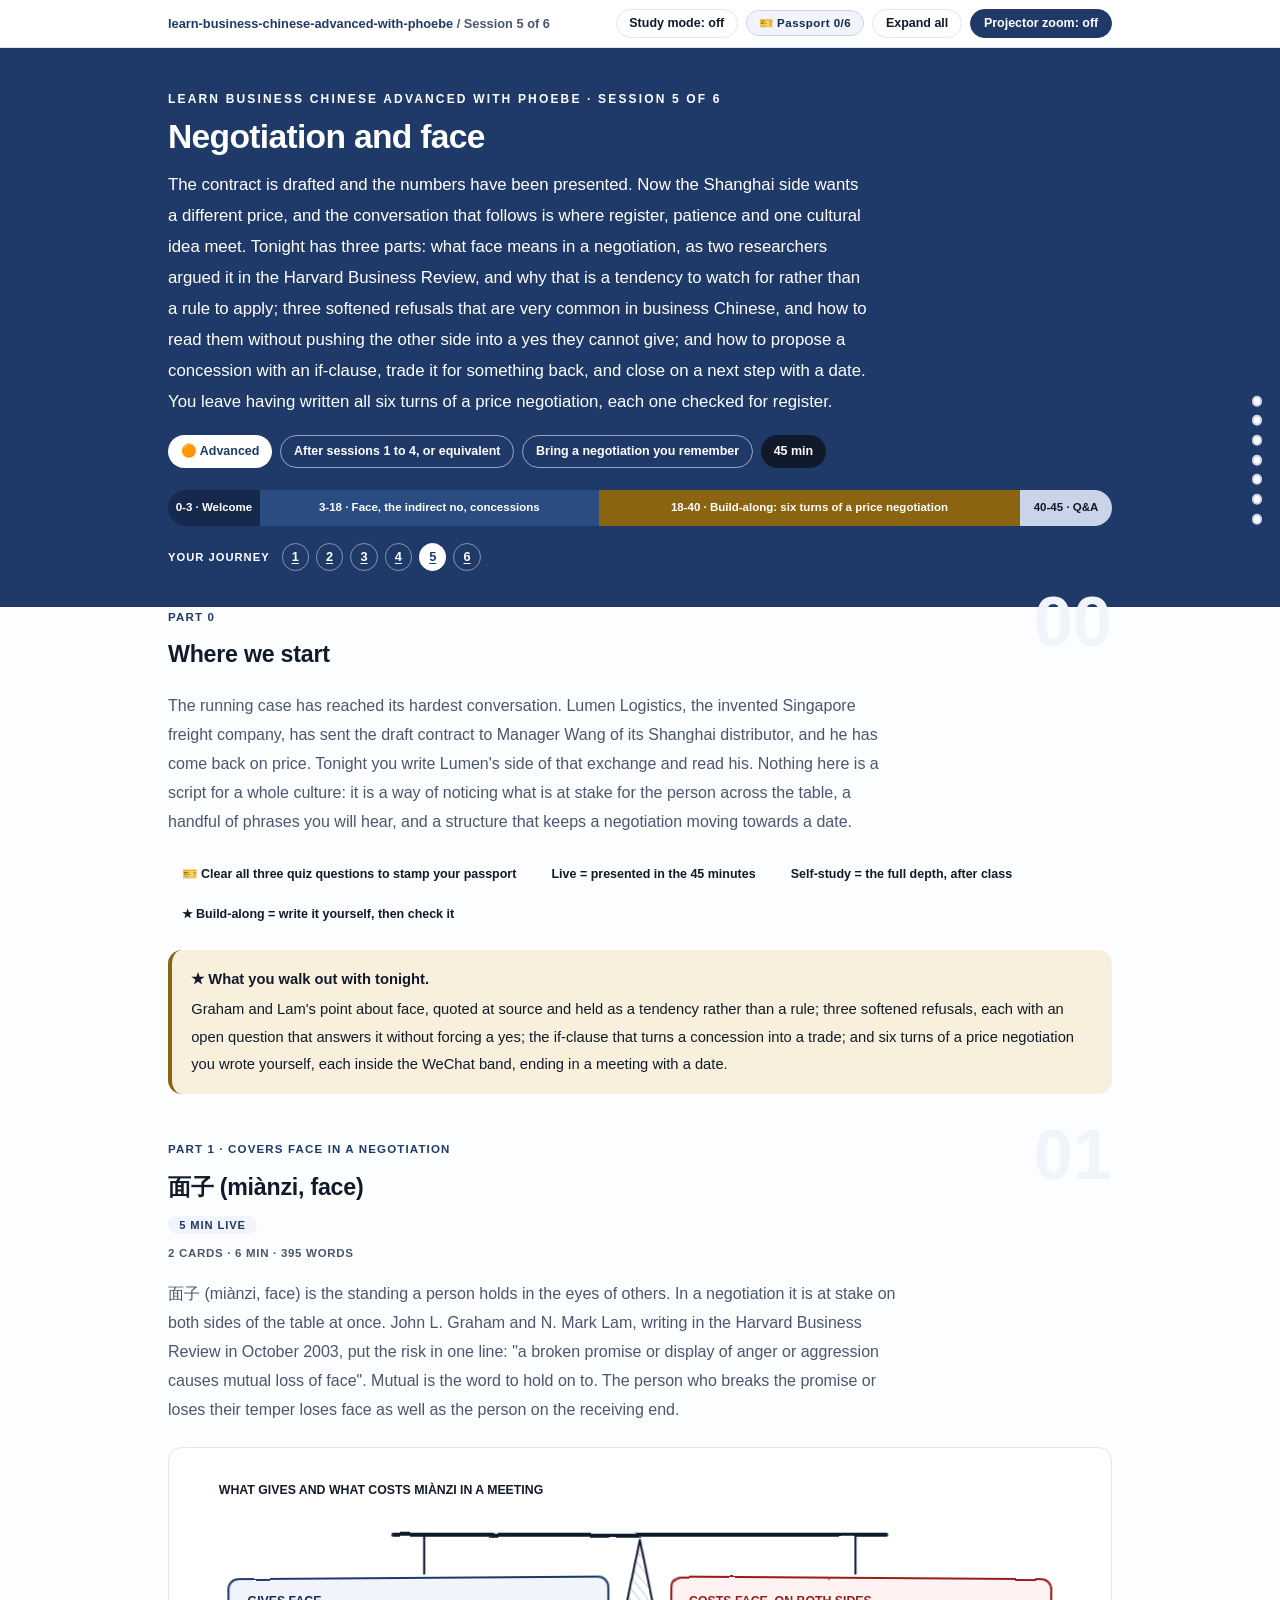
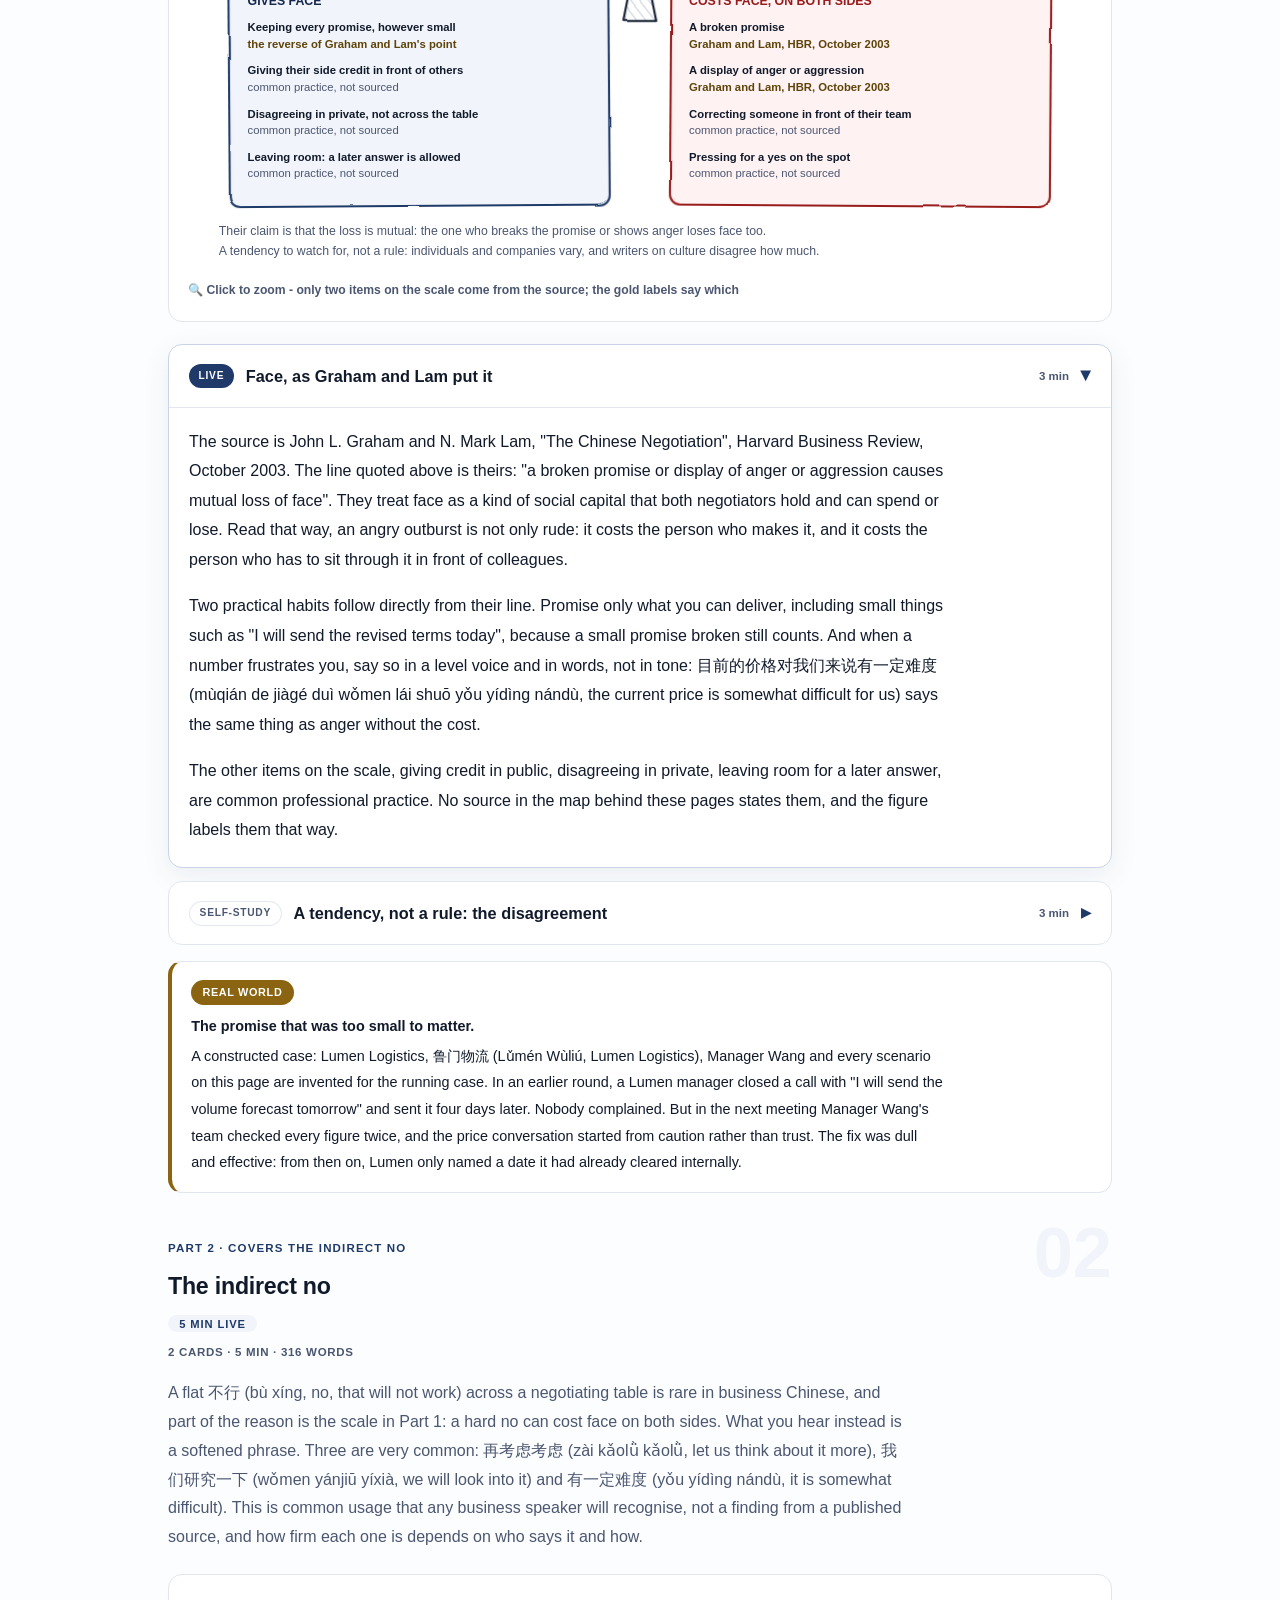
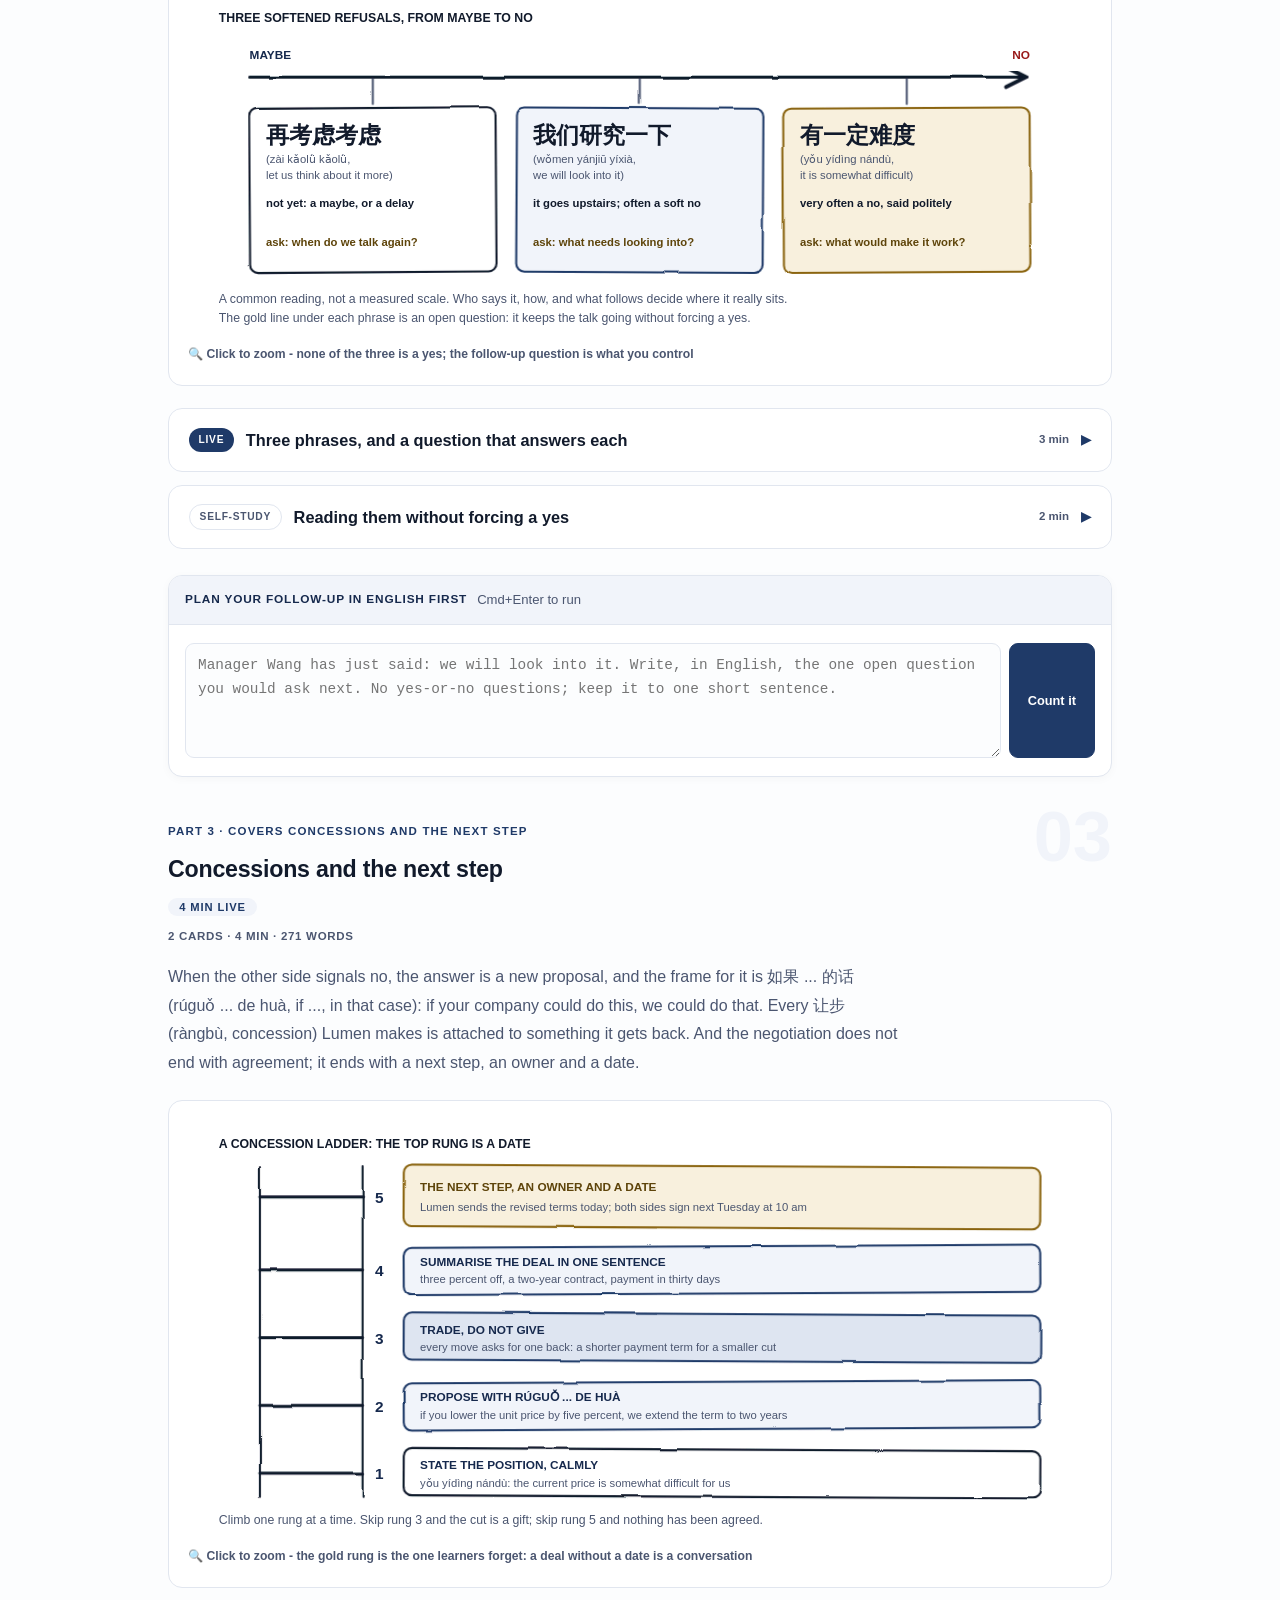
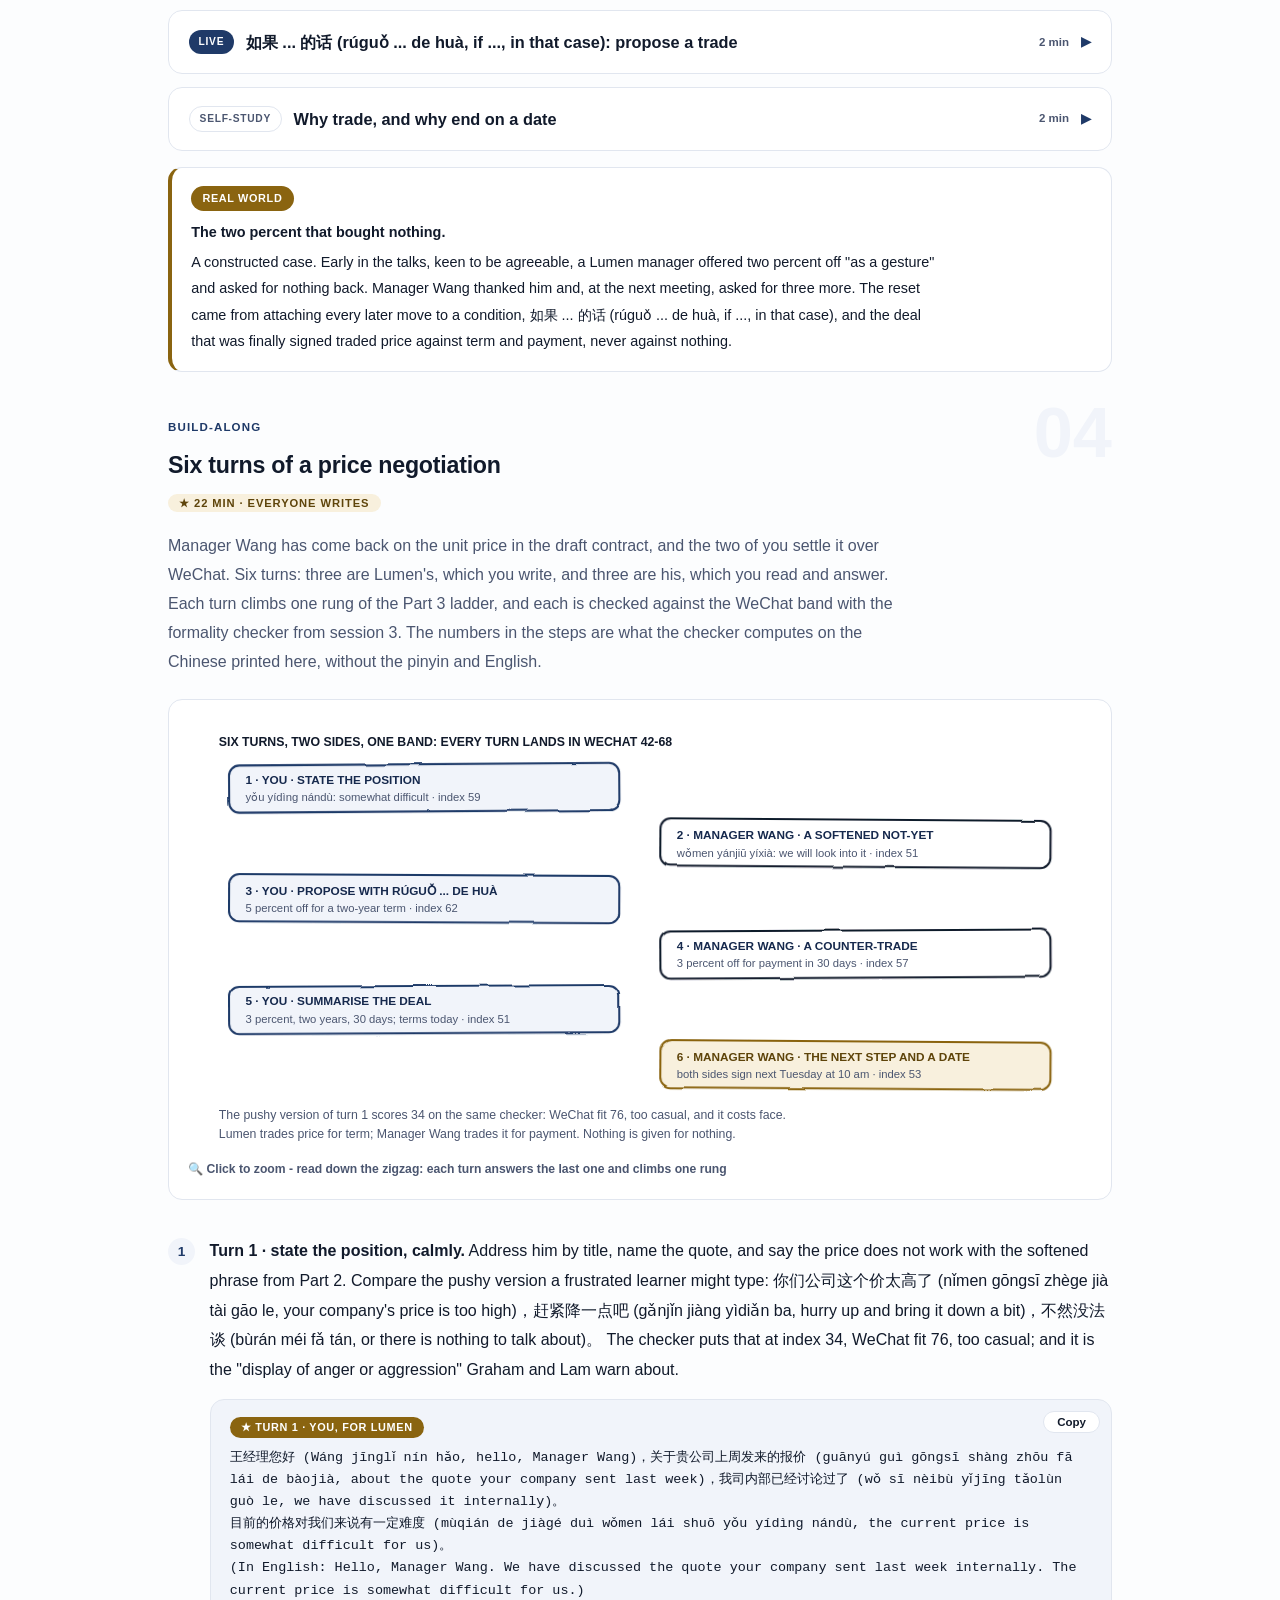
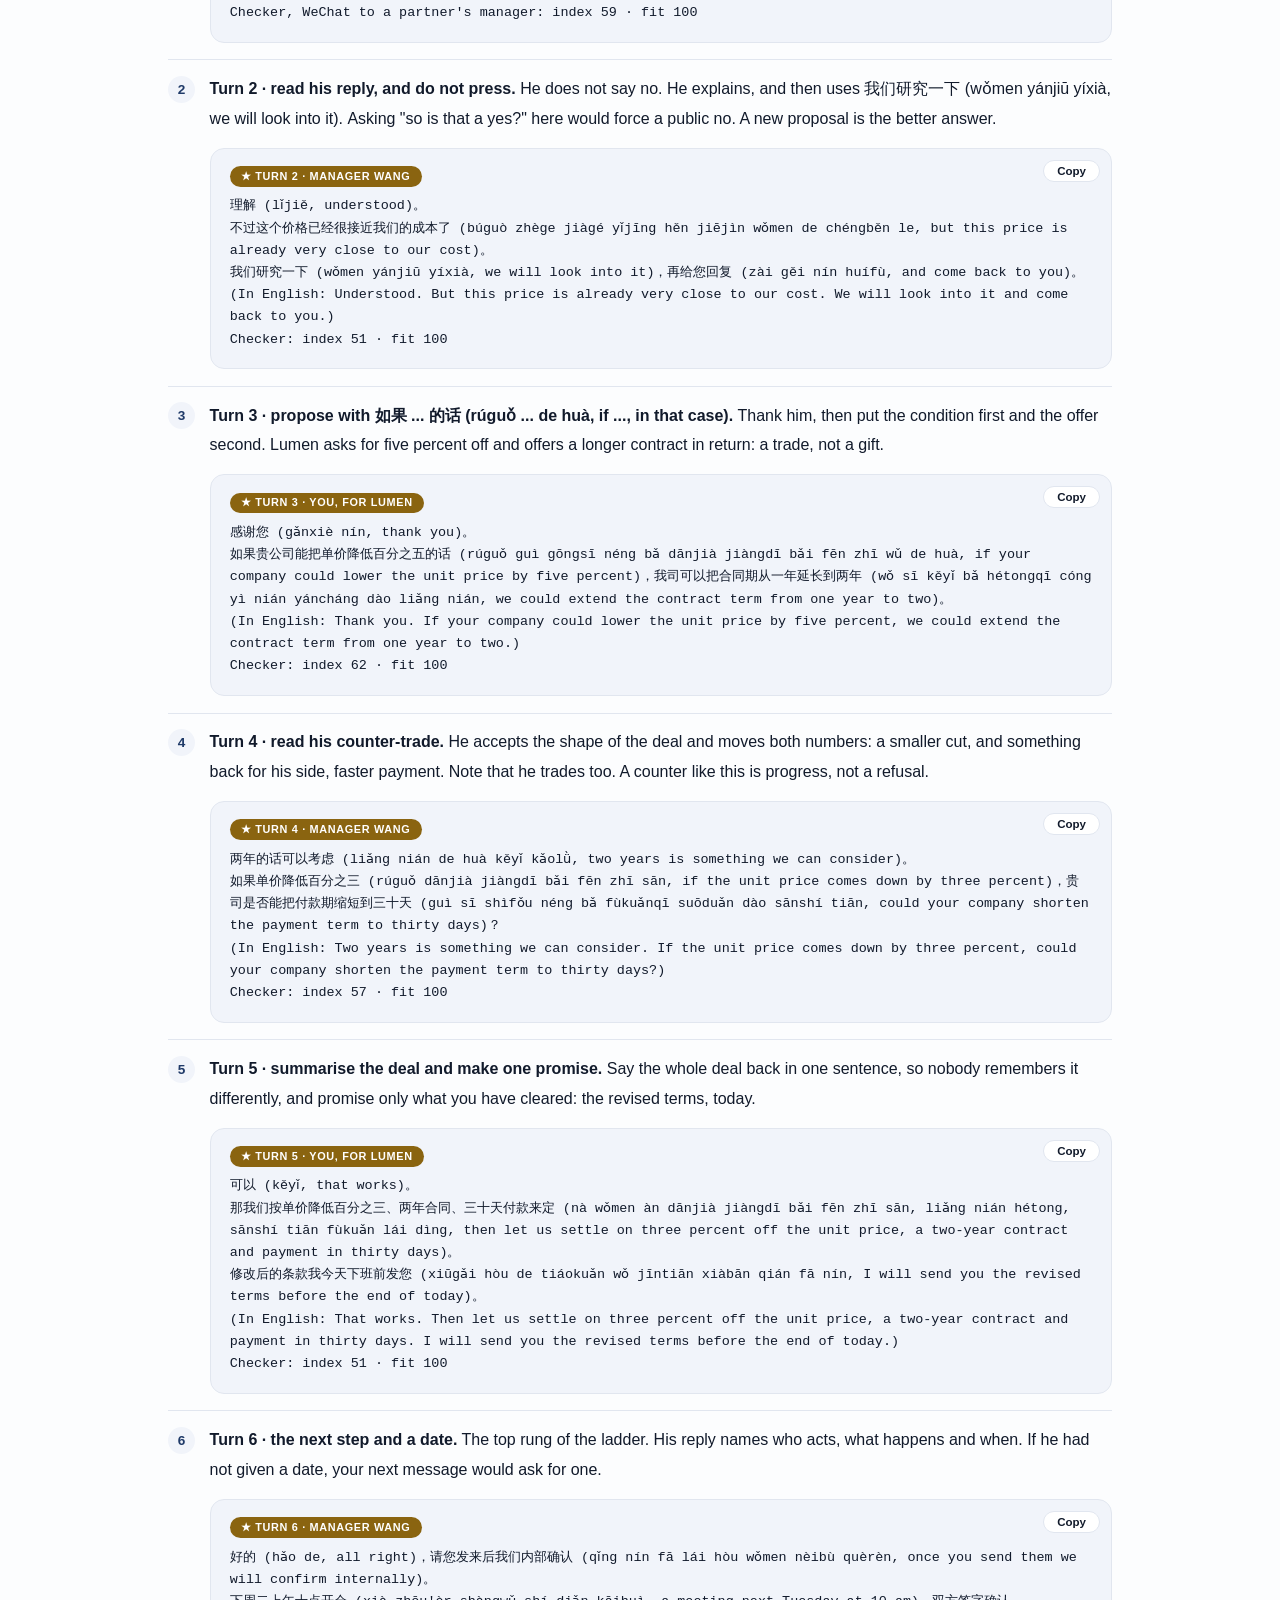
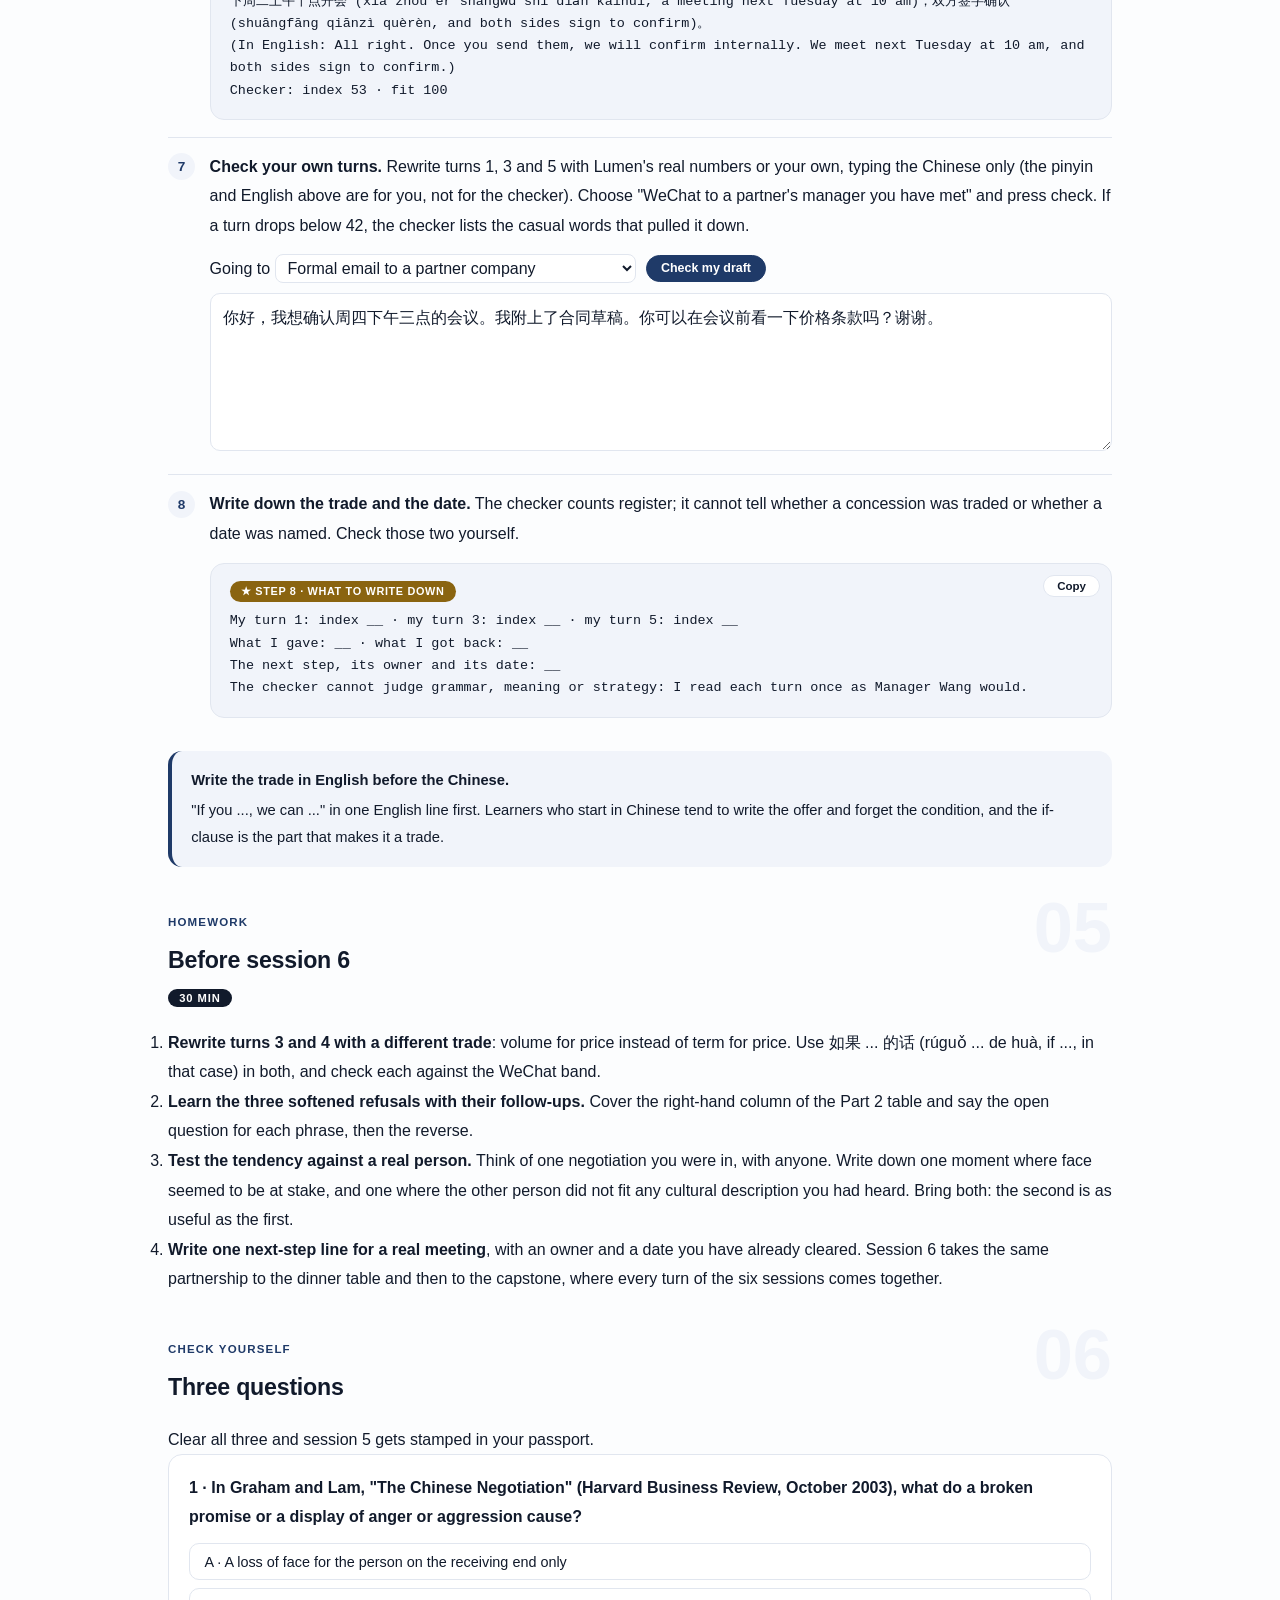
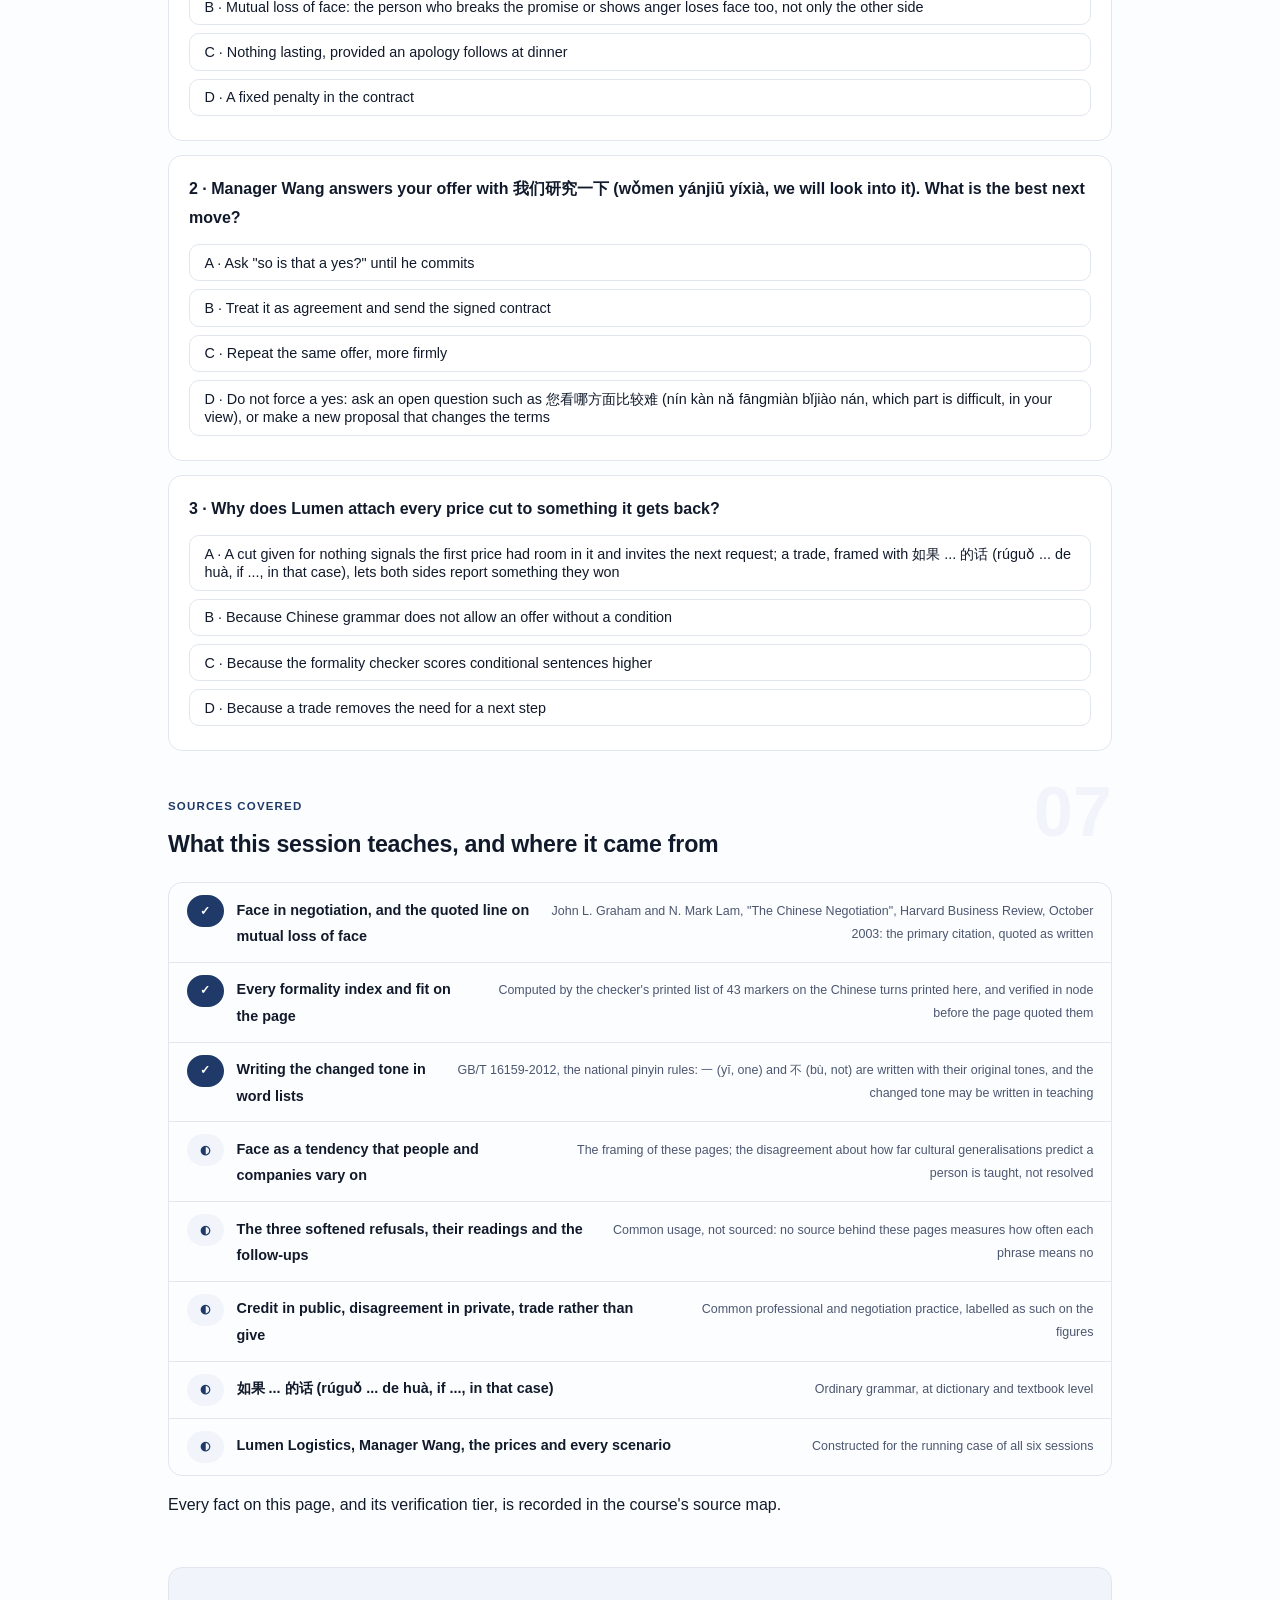
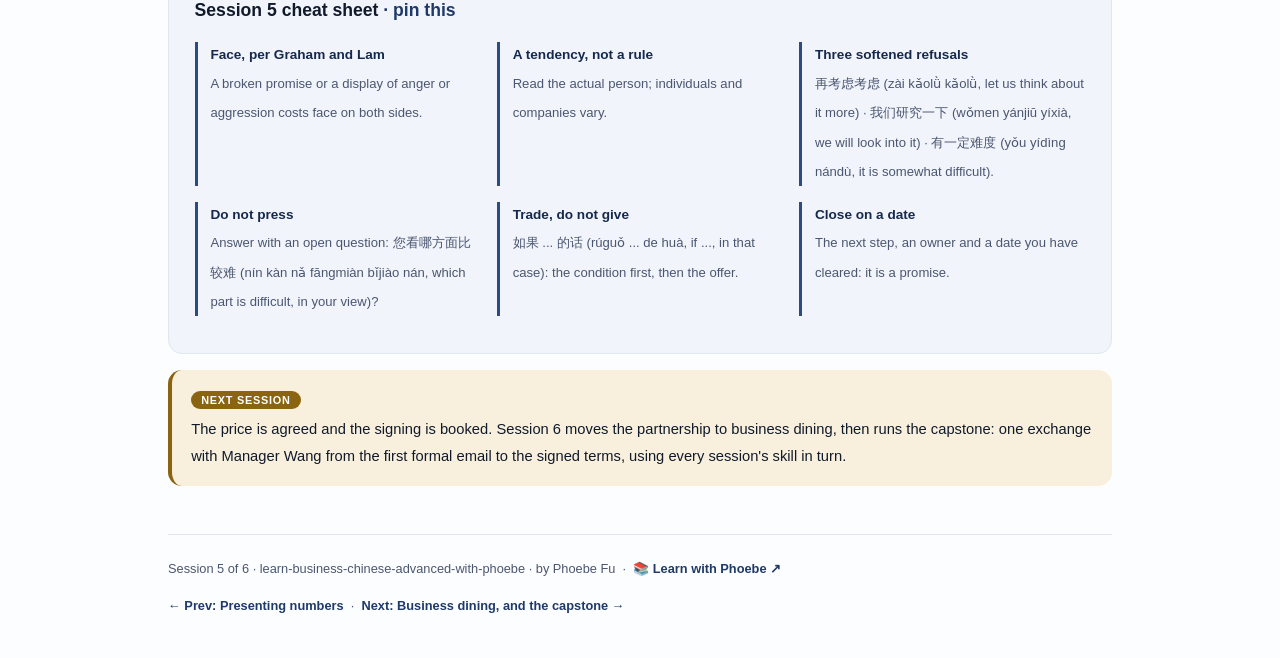
<file: courses/05-negotiation-and-face.html>
<!DOCTYPE html>
<html lang="en">
<head>
<meta charset="UTF-8">
<meta name="viewport" content="width=device-width, initial-scale=1.0">
<!-- social:start -->
<meta name="description" content="Session 5 of 6. Face in a negotiation as Graham and Lam describe it (HBR, October 2003), taught as a tendency that people and companies vary on; three common softened refusals and how to read them without forcing a yes; proposing with an if-clause and trading every concession. Build-along: a six-turn price negotiation for the running case, each turn checked for register.">
<meta property="og:type" content="article">
<meta property="og:site_name" content="Learn with Phoebe">
<meta property="og:title" content="Negotiation and face - learn business chinese advanced with phoebe">
<meta property="og:description" content="Session 5 of 6. Face, the indirect no, and the concession that is traded, never given.">
<meta property="og:url" content="https://phoebefu6.github.io/learn-business-chinese-advanced-with-phoebe/courses/05-negotiation-and-face.html">
<meta property="og:image" content="https://phoebefu6.github.io/learn-business-chinese-advanced-with-phoebe/assets/og-cover.png">
<meta property="og:image:width" content="1200">
<meta property="og:image:height" content="630">
<meta name="twitter:card" content="summary_large_image">
<meta name="twitter:title" content="Negotiation and face - learn business chinese advanced with phoebe">
<meta name="twitter:description" content="Session 5 of 6. Six turns of a price negotiation, each one checked, ending in a date.">
<meta name="twitter:image" content="https://phoebefu6.github.io/learn-business-chinese-advanced-with-phoebe/assets/og-cover.png">
<!-- social:end -->
<title>Session 5 · Negotiation and face - learn business chinese advanced with phoebe</title>
<link rel="stylesheet" href="../assets/style.css?v=20">
</head>
<body>

<div class="toolbar">
  <div class="wrap">
    <span class="crumb"><a href="../index.html">learn-business-chinese-advanced-with-phoebe</a> / Session 5 of 6</span>
    <button class="btn" id="toggle-all" type="button">Expand all</button>
    <button class="btn primary" id="zoom-toggle" type="button">Projector zoom: off</button>
  </div>
</div>

<header class="masthead">
  <div class="wrap">
    <div class="eyebrow">Learn Business Chinese Advanced with Phoebe · Session 5 of 6</div>
    <h1>Negotiation and <span class="accent">face</span></h1>
    <p class="sub">The contract is drafted and the numbers have been presented. Now the Shanghai side wants a different price, and the conversation that follows is where register, patience and one cultural idea meet. Tonight has three parts: what face means in a negotiation, as two researchers argued it in the Harvard Business Review, and why that is a tendency to watch for rather than a rule to apply; three softened refusals that are very common in business Chinese, and how to read them without pushing the other side into a yes they cannot give; and how to propose a concession with an if-clause, trade it for something back, and close on a next step with a date. You leave having written all six turns of a price negotiation, each one checked for register.</p>
    <div class="chip-row">
      <span class="chip level">🟠 Advanced</span>
      <span class="chip audience">After sessions 1 to 4, or equivalent</span>
      <span class="chip audience">Bring a negotiation you remember</span>
      <span class="chip time">45 min</span>
    </div>
    <div class="agenda">
      <span class="a1" style="flex:1">0-3 · Welcome</span>
      <span class="a2" style="flex:4">3-18 · Face, the indirect no, concessions</span>
      <span class="a3" style="flex:5">18-40 · Build-along: six turns of a price negotiation</span>
      <span class="a4" style="flex:1">40-45 · Q&amp;A</span>
    </div>
  </div>
</header>

<main class="wrap">

  <section class="section" id="intro">
    <div class="section-kicker">
      <span class="klabel">Part 0</span>
      <h2>Where we start</h2>
    </div>
    <p class="lede">The running case has reached its hardest conversation. Lumen Logistics, the invented Singapore freight company, has sent the draft contract to Manager Wang of its Shanghai distributor, and he has come back on price. Tonight you write Lumen's side of that exchange and read his. Nothing here is a script for a whole culture: it is a way of noticing what is at stake for the person across the table, a handful of phrases you will hear, and a structure that keeps a negotiation moving towards a date.</p>

    <div class="legend">
      <span class="pill">🎫 Clear all three quiz questions to stamp your passport</span>
      <span class="pill">Live = presented in the 45 minutes</span>
      <span class="pill">Self-study = the full depth, after class</span>
      <span class="pill">★ Build-along = write it yourself, then check it</span>
    </div>

    <div class="callout win">
      <p><strong>★ What you walk out with tonight.</strong> Graham and Lam's point about face, quoted at source and held as a tendency rather than a rule; three softened refusals, each with an open question that answers it without forcing a yes; the if-clause that turns a concession into a trade; and six turns of a price negotiation you wrote yourself, each inside the WeChat band, ending in a meeting with a date.</p>
    </div>
  </section>

  <section class="section" id="part-1">
    <div class="section-kicker">
      <span class="klabel">Part 1 · covers face in a negotiation</span>
      <h2>面子 (miànzi, face)</h2>
      <span class="tag concept">5 min live</span>
    </div>
    <p class="lede">面子 (miànzi, face) is the standing a person holds in the eyes of others. In a negotiation it is at stake on both sides of the table at once. John L. Graham and N. Mark Lam, writing in the Harvard Business Review in October 2003, put the risk in one line: "a broken promise or display of anger or aggression causes mutual loss of face". Mutual is the word to hold on to. The person who breaks the promise or loses their temper loses face as well as the person on the receiving end.</p>

    <figure class="zoomable">
      <svg viewBox="0 0 880 392" xmlns="http://www.w3.org/2000/svg" role="img" aria-label="A balance scale. The left pan, gives face, holds four behaviours: keeping every promise, however small, which is the reverse of Graham and Lam's point; giving the other side credit in front of others; disagreeing in private rather than across the table; and leaving room for a later answer. The last three are common practice, not sourced. The right pan, costs face, holds four: a broken promise and a display of anger or aggression, both from Graham and Lam 2003; correcting someone in front of their team, and pressing for a yes on the spot, both common practice. A note says the loss is mutual, and that this is a tendency individuals and companies vary on.">
        <defs>
          <filter id="s5aSk" x="-3%" y="-3%" width="106%" height="106%"><feTurbulence type="fractalNoise" baseFrequency="0.02" numOctaves="2" seed="71" result="n"/><feDisplacementMap in="SourceGraphic" in2="n" scale="2.4" xChannelSelector="R" yChannelSelector="G"/></filter>
          <pattern id="s5aHc" patternUnits="userSpaceOnUse" width="7" height="7" patternTransform="rotate(-38)"><line x1="0" y1="0" x2="0" y2="7" stroke="#1F3A68" stroke-width="1" opacity=".5"/></pattern>
          <marker id="s5aAr" viewBox="0 0 10 10" refX="9" refY="5" markerWidth="8" markerHeight="8" orient="auto"><path d="M1 1 L9 5 L1 9" fill="none" stroke="#111A2B" stroke-width="1.6" stroke-linecap="round"/></marker>
        </defs>
        <style>
          .s5aH { font: 800 12px Inter, sans-serif; fill: #111A2B; }
          .s5aL { font: 800 12px Inter, sans-serif; fill: #16294D; }
          .s5aR { font: 800 12px Inter, sans-serif; fill: #991B1B; }
          .s5aI { font: 700 11px Inter, sans-serif; fill: #111A2B; }
          .s5aS { font: 400 11px Inter, sans-serif; fill: #4B5670; }
          .s5aB { font: 800 11px Inter, sans-serif; fill: #5E440A; }
          .s5aN { font: 400 12px Inter, sans-serif; fill: #4B5670; }
        </style>

        <text class="s5aH" x="30" y="26">WHAT GIVES AND WHAT COSTS MIÀNZI IN A MEETING</text>

        <g filter="url(#s5aSk)" fill="none" stroke="#111A2B" stroke-width="2" stroke-linecap="round" stroke-linejoin="round">
          <!-- beam, post and strings -->
          <path d="M200 66 L680 66" stroke-width="4"/>
          <path d="M440 70 L424 150 L456 150 Z" fill="url(#s5aHc)"/>
          <path d="M230 68 L230 104 M650 68 L650 104"/>
          <!-- pans -->
          <rect x="40" y="108" width="370" height="222" rx="10" transform="rotate(-0.4 225 219)" fill="#F1F4FA" stroke="#1F3A68"/>
          <rect x="470" y="108" width="370" height="222" rx="10" transform="rotate(0.4 655 219)" fill="#FEF2F2" stroke="#991B1B"/>
        </g>

        <text class="s5aL" x="58" y="134">GIVES FACE</text>
        <text class="s5aI" x="58" y="160">Keeping every promise, however small</text>
        <text class="s5aB" x="58" y="176">the reverse of Graham and Lam's point</text>
        <text class="s5aI" x="58" y="202">Giving their side credit in front of others</text>
        <text class="s5aS" x="58" y="218">common practice, not sourced</text>
        <text class="s5aI" x="58" y="244">Disagreeing in private, not across the table</text>
        <text class="s5aS" x="58" y="260">common practice, not sourced</text>
        <text class="s5aI" x="58" y="286">Leaving room: a later answer is allowed</text>
        <text class="s5aS" x="58" y="302">common practice, not sourced</text>

        <text class="s5aR" x="488" y="134">COSTS FACE, ON BOTH SIDES</text>
        <text class="s5aI" x="488" y="160">A broken promise</text>
        <text class="s5aB" x="488" y="176">Graham and Lam, HBR, October 2003</text>
        <text class="s5aI" x="488" y="202">A display of anger or aggression</text>
        <text class="s5aB" x="488" y="218">Graham and Lam, HBR, October 2003</text>
        <text class="s5aI" x="488" y="244">Correcting someone in front of their team</text>
        <text class="s5aS" x="488" y="260">common practice, not sourced</text>
        <text class="s5aI" x="488" y="286">Pressing for a yes on the spot</text>
        <text class="s5aS" x="488" y="302">common practice, not sourced</text>

        <text class="s5aN" x="30" y="358">Their claim is that the loss is mutual: the one who breaks the promise or shows anger loses face too.</text>
        <text class="s5aN" x="30" y="378">A tendency to watch for, not a rule: individuals and companies vary, and writers on culture disagree how much.</text>
      </svg>
      <figcaption>🔍 Click to zoom - only two items on the scale come from the source; the gold labels say which</figcaption>
    </figure>

    <details class="card" open>
      <summary><span class="mode live">Live</span>Face, as Graham and Lam put it<span class="mini">3 min</span><span class="caret">▶</span></summary>
      <div class="body">
        <p>The source is John L. Graham and N. Mark Lam, "The Chinese Negotiation", Harvard Business Review, October 2003. The line quoted above is theirs: "a broken promise or display of anger or aggression causes mutual loss of face". They treat face as a kind of social capital that both negotiators hold and can spend or lose. Read that way, an angry outburst is not only rude: it costs the person who makes it, and it costs the person who has to sit through it in front of colleagues.</p>
        <p>Two practical habits follow directly from their line. Promise only what you can deliver, including small things such as "I will send the revised terms today", because a small promise broken still counts. And when a number frustrates you, say so in a level voice and in words, not in tone: 目前的价格对我们来说有一定难度 (mùqián de jiàgé duì wǒmen lái shuō yǒu yídìng nándù, the current price is somewhat difficult for us) says the same thing as anger without the cost.</p>
        <p>The other items on the scale, giving credit in public, disagreeing in private, leaving room for a later answer, are common professional practice. No source in the map behind these pages states them, and the figure labels them that way.</p>
      </div>
    </details>

    <details class="card">
      <summary><span class="mode self">Self-study</span>A tendency, not a rule: the disagreement<span class="mini">3 min</span><span class="caret">▶</span></summary>
      <div class="body">
        <p>Any description of "how Chinese people negotiate" is a generalisation about a very large and varied group of people and companies. Writers on culture and negotiation disagree about how much such generalisations help, and that disagreement is worth knowing rather than settling here.</p>
        <p><strong>One view:</strong> cultural patterns such as face are a useful first map. They explain behaviour a newcomer would otherwise misread, such as a polite non-answer, and they prompt you to protect the other side's standing, which costs you nothing.</p>
        <p><strong>The other view:</strong> the person across the table is an individual first. Their company, industry, generation, training and personal style may matter more than national culture, and a negotiator who arrives with a list of "Chinese traits" can stereotype the very person they need to read, or miss that the other side is as direct as anyone in Singapore.</p>
        <p>The working position for these pages: treat face as a tendency to watch for, not a prediction. Notice what the actual person does, and adjust. Manager Wang is a constructed character; the real Manager Wang you meet may run his meetings in a way no article describes.</p>
      </div>
    </details>

    <div class="callout example">
      <span class="ex-pill">Real world</span>
      <p><strong>The promise that was too small to matter.</strong> A constructed case: Lumen Logistics, 鲁门物流 (Lǔmén Wùliú, Lumen Logistics), Manager Wang and every scenario on this page are invented for the running case. In an earlier round, a Lumen manager closed a call with "I will send the volume forecast tomorrow" and sent it four days later. Nobody complained. But in the next meeting Manager Wang's team checked every figure twice, and the price conversation started from caution rather than trust. The fix was dull and effective: from then on, Lumen only named a date it had already cleared internally.</p>
    </div>
  </section>

  <section class="section" id="part-2">
    <div class="section-kicker">
      <span class="klabel">Part 2 · covers the indirect no</span>
      <h2>The indirect no</h2>
      <span class="tag concept">5 min live</span>
    </div>
    <p class="lede">A flat 不行 (bù xíng, no, that will not work) across a negotiating table is rare in business Chinese, and part of the reason is the scale in Part 1: a hard no can cost face on both sides. What you hear instead is a softened phrase. Three are very common: 再考虑考虑 (zài kǎolǜ kǎolǜ, let us think about it more), 我们研究一下 (wǒmen yánjiū yíxià, we will look into it) and 有一定难度 (yǒu yídìng nándù, it is somewhat difficult). This is common usage that any business speaker will recognise, not a finding from a published source, and how firm each one is depends on who says it and how.</p>

    <figure class="zoomable">
      <svg viewBox="0 0 880 330" xmlns="http://www.w3.org/2000/svg" role="img" aria-label="A scale from maybe on the left to no on the right, with three softened refusals hung from it. Near maybe: zai kaolü kaolü, let us think about it more, usually not yet, a maybe or a delay; answer by asking when to talk again. In the middle: women yanjiu yixia, we will look into it, the question goes upstairs and is often a soft no; answer by asking what needs looking into. Near no: you yiding nandu, it is somewhat difficult, very often a no said politely; answer by asking what would make it work. A note says this is a common reading, not a measured scale.">
        <defs>
          <filter id="s5bSk" x="-3%" y="-3%" width="106%" height="106%"><feTurbulence type="fractalNoise" baseFrequency="0.02" numOctaves="2" seed="73" result="n"/><feDisplacementMap in="SourceGraphic" in2="n" scale="2.4" xChannelSelector="R" yChannelSelector="G"/></filter>
          <pattern id="s5bHc" patternUnits="userSpaceOnUse" width="7" height="7" patternTransform="rotate(-38)"><line x1="0" y1="0" x2="0" y2="7" stroke="#1F3A68" stroke-width="1" opacity=".5"/></pattern>
          <marker id="s5bAr" viewBox="0 0 10 10" refX="9" refY="5" markerWidth="8" markerHeight="8" orient="auto"><path d="M1 1 L9 5 L1 9" fill="none" stroke="#111A2B" stroke-width="1.6" stroke-linecap="round"/></marker>
        </defs>
        <style>
          .s5bH { font: 800 12px Inter, sans-serif; fill: #111A2B; }
          .s5bL { font: 800 11.5px Inter, sans-serif; fill: #16294D; }
          .s5bR { font: 800 11.5px Inter, sans-serif; fill: #991B1B; }
          .s5bS { font: 400 11px Inter, sans-serif; fill: #4B5670; }
          .s5bI { font: 700 11px Inter, sans-serif; fill: #111A2B; }
          .s5bB { font: 800 11px Inter, sans-serif; fill: #5E440A; }
          .s5bZ { font: 800 22px sans-serif; fill: #111A2B; }
          .s5bN { font: 400 12px Inter, sans-serif; fill: #4B5670; }
        </style>

        <text class="s5bH" x="30" y="26">THREE SOFTENED REFUSALS, FROM MAYBE TO NO</text>
        <text class="s5bL" x="60" y="62">MAYBE</text>
        <text class="s5bR" x="820" y="62" text-anchor="end">NO</text>

        <g filter="url(#s5bSk)" fill="none" stroke="#111A2B" stroke-width="2" stroke-linecap="round" stroke-linejoin="round">
          <path d="M60 80 L816 80" stroke-width="3" marker-end="url(#s5bAr)"/>
          <path d="M180 82 L180 106 M440 82 L440 106 M700 82 L700 106" stroke="#4B5670"/>
          <rect x="60" y="110" width="240" height="160" rx="8" transform="rotate(-0.4 180 190)" fill="#FFFFFF"/>
          <rect x="320" y="110" width="240" height="160" rx="8" transform="rotate(0.3 440 190)" fill="#F1F4FA" stroke="#1F3A68"/>
          <rect x="580" y="110" width="240" height="160" rx="8" transform="rotate(-0.3 700 190)" fill="#F8F0DD" stroke="#8A6410"/>
        </g>

        <text class="s5bZ" x="76" y="144">再考虑考虑</text><text class="s5bS" x="76" y="164">(zài kǎolǜ kǎolǜ,</text>
        <text class="s5bS" x="76" y="179">let us think about it more)</text>
        <text class="s5bI" x="76" y="206">not yet: a maybe, or a delay</text>
        <text class="s5bB" x="76" y="244">ask: when do we talk again?</text>

        <text class="s5bZ" x="336" y="144">我们研究一下</text><text class="s5bS" x="336" y="164">(wǒmen yánjiū yíxià,</text>
        <text class="s5bS" x="336" y="179">we will look into it)</text>
        <text class="s5bI" x="336" y="206">it goes upstairs; often a soft no</text>
        <text class="s5bB" x="336" y="244">ask: what needs looking into?</text>

        <text class="s5bZ" x="596" y="144">有一定难度</text><text class="s5bS" x="596" y="164">(yǒu yídìng nándù,</text>
        <text class="s5bS" x="596" y="179">it is somewhat difficult)</text>
        <text class="s5bI" x="596" y="206">very often a no, said politely</text>
        <text class="s5bB" x="596" y="244">ask: what would make it work?</text>

        <text class="s5bN" x="30" y="300">A common reading, not a measured scale. Who says it, how, and what follows decide where it really sits.</text>
        <text class="s5bN" x="30" y="318">The gold line under each phrase is an open question: it keeps the talk going without forcing a yes.</text>
      </svg>
      <figcaption>🔍 Click to zoom - none of the three is a yes; the follow-up question is what you control</figcaption>
    </figure>

    <details class="card">
      <summary><span class="mode live">Live</span>Three phrases, and a question that answers each<span class="mini">3 min</span><span class="caret">▶</span></summary>
      <div class="body">
        <table class="clean">
          <tr><th>You hear</th><th>A common reading</th><th>An open follow-up</th></tr>
          <tr><td>再考虑考虑 (zài kǎolǜ kǎolǜ, let us think about it more)</td><td>Not yet. A real maybe, or a polite delay.</td><td>我们什么时候再沟通比较方便 (wǒmen shénme shíhou zài gōutōng bǐjiào fāngbiàn, when would suit you to talk again)?</td></tr>
          <tr><td>我们研究一下 (wǒmen yánjiū yíxià, we will look into it)</td><td>The decision is not theirs alone, or the answer is no and they are softening it.</td><td>您看哪方面比较难 (nín kàn nǎ fāngmiàn bǐjiào nán, which part is difficult, in your view)?</td></tr>
          <tr><td>有一定难度 (yǒu yídìng nándù, it is somewhat difficult)</td><td>Very often a no, said politely, with room left to reopen it.</td><td>怎样调整会比较可行 (zěnyàng tiáozhěng huì bǐjiào kěxíng, what adjustment would make it workable)?</td></tr>
        </table>
        <p>These readings are common usage, not a sourced finding: no source behind these pages measures how often each phrase means no. Treat each as a signal to ask, not a verdict to act on.</p>
      </div>
    </details>

    <details class="card">
      <summary><span class="mode self">Self-study</span>Reading them without forcing a yes<span class="mini">2 min</span><span class="caret">▶</span></summary>
      <div class="body">
        <p>The mistake learners make is to hear "we will look into it" as an agreement in progress and then press: "so is that a yes?". That turns a softened no into a public one, which is exactly the face cost Part 1 described. The better move is one of the open follow-ups above, or a new proposal that changes the terms, which is Part 3. Either keeps the other side's standing intact and the conversation alive.</p>
        <p>You can also use the phrases yourself. When a number does not work for Lumen, 有一定难度 (yǒu yídìng nándù, it is somewhat difficult) tells Manager Wang so without the flat 不行 (bù xíng, no, that will not work), and turn 1 of the build-along does exactly that.</p>
        <p>A note on the pinyin: 一下 (yíxià, a little, briefly) and 一定 (yídìng, certainly, a certain) are written here with the tone you say, yí before a fourth tone. Standard pinyin (GB/T 16159-2012) writes the original tone, yī, and allows the changed tone to be written in teaching, which is what these pages do.</p>
      </div>
    </details>

    <div class="tryrow" data-fn="wordcount" data-multiline="1" data-title="Plan your follow-up in English first" data-hint="Manager Wang has just said: we will look into it. Write, in English, the one open question you would ask next. No yes-or-no questions; keep it to one short sentence." data-seed="" data-cta="Count it"></div>
  </section>

  <section class="section" id="part-3">
    <div class="section-kicker">
      <span class="klabel">Part 3 · covers concessions and the next step</span>
      <h2>Concessions and the next step</h2>
      <span class="tag concept">4 min live</span>
    </div>
    <p class="lede">When the other side signals no, the answer is a new proposal, and the frame for it is 如果 ... 的话 (rúguǒ ... de huà, if ..., in that case): if your company could do this, we could do that. Every 让步 (ràngbù, concession) Lumen makes is attached to something it gets back. And the negotiation does not end with agreement; it ends with a next step, an owner and a date.</p>

    <figure class="zoomable">
      <svg viewBox="0 0 880 404" xmlns="http://www.w3.org/2000/svg" role="img" aria-label="A ladder with five rungs, climbed from the bottom. Rung 1, state the position: the current price is somewhat difficult for us. Rung 2, propose with ruguo ... de hua: if you lower the price, we extend the term. Rung 3, trade, do not give: every move asks for one back. Rung 4, summarise the deal: three percent, two years, thirty days. The top rung, in gold, is the next step with a date: revised terms today, sign next Tuesday at 10 am.">
        <defs>
          <filter id="s5cSk" x="-3%" y="-3%" width="106%" height="106%"><feTurbulence type="fractalNoise" baseFrequency="0.02" numOctaves="2" seed="79" result="n"/><feDisplacementMap in="SourceGraphic" in2="n" scale="2.4" xChannelSelector="R" yChannelSelector="G"/></filter>
        </defs>
        <style>
          .s5cH { font: 800 12px Inter, sans-serif; fill: #111A2B; }
          .s5cL { font: 800 11.5px Inter, sans-serif; fill: #16294D; }
          .s5cB { font: 800 11.5px Inter, sans-serif; fill: #5E440A; }
          .s5cS { font: 400 11px Inter, sans-serif; fill: #4B5670; }
          .s5cV { font: 800 15px Inter, sans-serif; fill: #16294D; }
          .s5cN { font: 400 12px Inter, sans-serif; fill: #4B5670; }
        </style>

        <text class="s5cH" x="30" y="26">A CONCESSION LADDER: THE TOP RUNG IS A DATE</text>

        <g filter="url(#s5cSk)" fill="none" stroke="#111A2B" stroke-width="2" stroke-linecap="round" stroke-linejoin="round">
          <path d="M70 44 L70 366 M170 44 L170 366"/>
          <path d="M70 74 L170 74 M70 145 L170 145 M70 211 L170 211 M70 277 L170 277 M70 343 L170 343" stroke-width="3"/>
          <rect x="210" y="44" width="620" height="60" rx="8" transform="rotate(0.3 520 74)" fill="#F8F0DD" stroke="#8A6410"/>
          <rect x="210" y="122" width="620" height="46" rx="8" transform="rotate(-0.3 520 145)" fill="#F1F4FA" stroke="#1F3A68"/>
          <rect x="210" y="188" width="620" height="46" rx="8" transform="rotate(0.3 520 211)" fill="#C9D4E8" stroke="#1F3A68" fill-opacity=".6"/>
          <rect x="210" y="254" width="620" height="46" rx="8" transform="rotate(-0.3 520 277)" fill="#F1F4FA" stroke="#1F3A68"/>
          <rect x="210" y="320" width="620" height="46" rx="8" transform="rotate(0.3 520 343)" fill="#FFFFFF"/>
        </g>

        <text class="s5cV" x="182" y="80">5</text>
        <text class="s5cB" x="226" y="68">THE NEXT STEP, AN OWNER AND A DATE</text>
        <text class="s5cS" x="226" y="88">Lumen sends the revised terms today; both sides sign next Tuesday at 10 am</text>
        <text class="s5cV" x="182" y="151">4</text>
        <text class="s5cL" x="226" y="141">SUMMARISE THE DEAL IN ONE SENTENCE</text>
        <text class="s5cS" x="226" y="158">three percent off, a two-year contract, payment in thirty days</text>
        <text class="s5cV" x="182" y="217">3</text>
        <text class="s5cL" x="226" y="207">TRADE, DO NOT GIVE</text>
        <text class="s5cS" x="226" y="224">every move asks for one back: a shorter payment term for a smaller cut</text>
        <text class="s5cV" x="182" y="283">2</text>
        <text class="s5cL" x="226" y="273">PROPOSE WITH RÚGUǑ ... DE HUÀ</text>
        <text class="s5cS" x="226" y="290">if you lower the unit price by five percent, we extend the term to two years</text>
        <text class="s5cV" x="182" y="349">1</text>
        <text class="s5cL" x="226" y="339">STATE THE POSITION, CALMLY</text>
        <text class="s5cS" x="226" y="356">yǒu yídìng nándù: the current price is somewhat difficult for us</text>

        <text class="s5cN" x="30" y="392">Climb one rung at a time. Skip rung 3 and the cut is a gift; skip rung 5 and nothing has been agreed.</text>
      </svg>
      <figcaption>🔍 Click to zoom - the gold rung is the one learners forget: a deal without a date is a conversation</figcaption>
    </figure>

    <details class="card">
      <summary><span class="mode live">Live</span>如果 ... 的话 (rúguǒ ... de huà, if ..., in that case): propose a trade<span class="mini">2 min</span><span class="caret">▶</span></summary>
      <div class="body">
        <p>如果 (rúguǒ, if) opens the condition and 的话 (de huà, in that case) closes it; the offer follows. In business writing the pattern carries both halves of a trade in one sentence:</p>
        <p>如果贵公司能把单价降低百分之五的话 (rúguǒ guì gōngsī néng bǎ dānjià jiàngdī bǎi fēn zhī wǔ de huà, if your company could lower the unit price by five percent)，我司可以把合同期延长到两年 (wǒ sī kěyǐ bǎ hétongqī yáncháng dào liǎng nián, we could extend the contract term to two years)。</p>
        <p>The condition comes first, so the other side hears what they would get before they hear what they would give. Either half can be shortened in speech; 的话 (de huà, in that case) is often dropped, and 如果 (rúguǒ, if) alone is still correct. This is ordinary grammar, at the level of any dictionary or textbook.</p>
      </div>
    </details>

    <details class="card">
      <summary><span class="mode self">Self-study</span>Why trade, and why end on a date<span class="mini">2 min</span><span class="caret">▶</span></summary>
      <div class="body">
        <p><strong>Trade, do not give.</strong> A cut offered for nothing tells the other side the first price had room in it, and invites the next request. A cut offered for something, a longer term, a faster payment, a larger volume, keeps both sides' positions intact: each can report the deal upstairs as something they won. That is common negotiation practice, taught widely, not a finding from the source on this page.</p>
        <p><strong>End on a date.</strong> Here Graham and Lam's line returns. A next step with a date is a promise, and a broken promise costs face on both sides. So name only a date you have cleared: 修改后的条款我今天下班前发您 (xiūgǎi hòu de tiáokuǎn wǒ jīntiān xiàbān qián fā nín, I will send you the revised terms before the end of today) is a promise worth making only if it will be kept.</p>
      </div>
    </details>

    <div class="callout example">
      <span class="ex-pill">Real world</span>
      <p><strong>The two percent that bought nothing.</strong> A constructed case. Early in the talks, keen to be agreeable, a Lumen manager offered two percent off "as a gesture" and asked for nothing back. Manager Wang thanked him and, at the next meeting, asked for three more. The reset came from attaching every later move to a condition, 如果 ... 的话 (rúguǒ ... de huà, if ..., in that case), and the deal that was finally signed traded price against term and payment, never against nothing.</p>
    </div>
  </section>

  <section class="section" id="demo-1">
    <div class="section-kicker">
      <span class="klabel">Build-along</span>
      <h2>Six turns of a price negotiation</h2>
      <span class="tag demo">★ 22 min · everyone writes</span>
    </div>
    <p class="lede">Manager Wang has come back on the unit price in the draft contract, and the two of you settle it over WeChat. Six turns: three are Lumen's, which you write, and three are his, which you read and answer. Each turn climbs one rung of the Part 3 ladder, and each is checked against the WeChat band with the formality checker from session 3. The numbers in the steps are what the checker computes on the Chinese printed here, without the pinyin and English.</p>

    <figure class="zoomable">
      <svg viewBox="0 0 880 418" xmlns="http://www.w3.org/2000/svg" role="img" aria-label="A six-turn thread between you, for Lumen, on the left and Manager Wang on the right. Turn 1, you state the position with you yiding nandu, index 59. Turn 2, Manager Wang gives a softened not-yet with women yanjiu yixia, index 51. Turn 3, you propose with ruguo ... de hua, five percent off for a two-year term, index 62. Turn 4, he counters, three percent off for payment in thirty days, index 57. Turn 5, you summarise the deal and promise the terms today, index 51. Turn 6, he names the next step, signing next Tuesday at 10 am, index 53. All six are inside the WeChat band of 42 to 68.">
        <defs>
          <filter id="s5dSk" x="-3%" y="-3%" width="106%" height="106%"><feTurbulence type="fractalNoise" baseFrequency="0.02" numOctaves="2" seed="83" result="n"/><feDisplacementMap in="SourceGraphic" in2="n" scale="2.4" xChannelSelector="R" yChannelSelector="G"/></filter>
        </defs>
        <style>
          .s5dH { font: 800 12px Inter, sans-serif; fill: #111A2B; }
          .s5dL { font: 800 11.5px Inter, sans-serif; fill: #16294D; }
          .s5dB { font: 800 11.5px Inter, sans-serif; fill: #5E440A; }
          .s5dS { font: 400 11px Inter, sans-serif; fill: #4B5670; }
          .s5dN { font: 400 12px Inter, sans-serif; fill: #4B5670; }
        </style>

        <text class="s5dH" x="30" y="26">SIX TURNS, TWO SIDES, ONE BAND: EVERY TURN LANDS IN WECHAT 42-68</text>

        <g filter="url(#s5dSk)" fill="none" stroke="#111A2B" stroke-width="2" stroke-linecap="round" stroke-linejoin="round">
          <rect x="40" y="44" width="380" height="46" rx="10" transform="rotate(-0.4 230 67)" fill="#F1F4FA" stroke="#1F3A68"/>
          <rect x="460" y="98" width="380" height="46" rx="10" transform="rotate(0.4 650 121)" fill="#FFFFFF"/>
          <rect x="40" y="152" width="380" height="46" rx="10" transform="rotate(0.3 230 175)" fill="#F1F4FA" stroke="#1F3A68"/>
          <rect x="460" y="206" width="380" height="46" rx="10" transform="rotate(-0.3 650 229)" fill="#FFFFFF"/>
          <rect x="40" y="260" width="380" height="46" rx="10" transform="rotate(-0.3 230 283)" fill="#F1F4FA" stroke="#1F3A68"/>
          <rect x="460" y="314" width="380" height="46" rx="10" transform="rotate(0.4 650 337)" fill="#F8F0DD" stroke="#8A6410"/>
        </g>

        <text class="s5dL" x="56" y="63">1 · YOU · STATE THE POSITION</text>
        <text class="s5dS" x="56" y="80">yǒu yídìng nándù: somewhat difficult · index 59</text>
        <text class="s5dL" x="476" y="117">2 · MANAGER WANG · A SOFTENED NOT-YET</text>
        <text class="s5dS" x="476" y="134">wǒmen yánjiū yíxià: we will look into it · index 51</text>
        <text class="s5dL" x="56" y="171">3 · YOU · PROPOSE WITH RÚGUǑ ... DE HUÀ</text>
        <text class="s5dS" x="56" y="188">5 percent off for a two-year term · index 62</text>
        <text class="s5dL" x="476" y="225">4 · MANAGER WANG · A COUNTER-TRADE</text>
        <text class="s5dS" x="476" y="242">3 percent off for payment in 30 days · index 57</text>
        <text class="s5dL" x="56" y="279">5 · YOU · SUMMARISE THE DEAL</text>
        <text class="s5dS" x="56" y="296">3 percent, two years, 30 days; terms today · index 51</text>
        <text class="s5dB" x="476" y="333">6 · MANAGER WANG · THE NEXT STEP AND A DATE</text>
        <text class="s5dS" x="476" y="350">both sides sign next Tuesday at 10 am · index 53</text>

        <text class="s5dN" x="30" y="390">The pushy version of turn 1 scores 34 on the same checker: WeChat fit 76, too casual, and it costs face.</text>
        <text class="s5dN" x="30" y="408">Lumen trades price for term; Manager Wang trades it for payment. Nothing is given for nothing.</text>
      </svg>
      <figcaption>🔍 Click to zoom - read down the zigzag: each turn answers the last one and climbs one rung</figcaption>
    </figure>

    <div class="steps">
      <div class="step">
        <p><strong>Turn 1 · state the position, calmly.</strong> Address him by title, name the quote, and say the price does not work with the softened phrase from Part 2. Compare the pushy version a frustrated learner might type: 你们公司这个价太高了 (nǐmen gōngsī zhège jià tài gāo le, your company's price is too high)，赶紧降一点吧 (gǎnjǐn jiàng yìdiǎn ba, hurry up and bring it down a bit)，不然没法谈 (bùrán méi fǎ tán, or there is nothing to talk about)。 The checker puts that at index 34, WeChat fit 76, too casual; and it is the "display of anger or aggression" Graham and Lam warn about.</p>
        <div class="prompt-box good"><span class="label">★ Turn 1 · you, for Lumen</span>王经理您好 (Wáng jīnglǐ nín hǎo, hello, Manager Wang)，关于贵公司上周发来的报价 (guānyú guì gōngsī shàng zhōu fā lái de bàojià, about the quote your company sent last week)，我司内部已经讨论过了 (wǒ sī nèibù yǐjīng tǎolùn guò le, we have discussed it internally)。
目前的价格对我们来说有一定难度 (mùqián de jiàgé duì wǒmen lái shuō yǒu yídìng nándù, the current price is somewhat difficult for us)。
(In English: Hello, Manager Wang. We have discussed the quote your company sent last week internally. The current price is somewhat difficult for us.)
Checker, WeChat to a partner's manager: index 59 · fit 100</div>
      </div>
      <div class="step">
        <p><strong>Turn 2 · read his reply, and do not press.</strong> He does not say no. He explains, and then uses 我们研究一下 (wǒmen yánjiū yíxià, we will look into it). Asking "so is that a yes?" here would force a public no. A new proposal is the better answer.</p>
        <div class="prompt-box good"><span class="label">★ Turn 2 · Manager Wang</span>理解 (lǐjiě, understood)。
不过这个价格已经很接近我们的成本了 (búguò zhège jiàgé yǐjīng hěn jiējìn wǒmen de chéngběn le, but this price is already very close to our cost)。
我们研究一下 (wǒmen yánjiū yíxià, we will look into it)，再给您回复 (zài gěi nín huífù, and come back to you)。
(In English: Understood. But this price is already very close to our cost. We will look into it and come back to you.)
Checker: index 51 · fit 100</div>
      </div>
      <div class="step">
        <p><strong>Turn 3 · propose with 如果 ... 的话 (rúguǒ ... de huà, if ..., in that case).</strong> Thank him, then put the condition first and the offer second. Lumen asks for five percent off and offers a longer contract in return: a trade, not a gift.</p>
        <div class="prompt-box good"><span class="label">★ Turn 3 · you, for Lumen</span>感谢您 (gǎnxiè nín, thank you)。
如果贵公司能把单价降低百分之五的话 (rúguǒ guì gōngsī néng bǎ dānjià jiàngdī bǎi fēn zhī wǔ de huà, if your company could lower the unit price by five percent)，我司可以把合同期从一年延长到两年 (wǒ sī kěyǐ bǎ hétongqī cóng yì nián yáncháng dào liǎng nián, we could extend the contract term from one year to two)。
(In English: Thank you. If your company could lower the unit price by five percent, we could extend the contract term from one year to two.)
Checker: index 62 · fit 100</div>
      </div>
      <div class="step">
        <p><strong>Turn 4 · read his counter-trade.</strong> He accepts the shape of the deal and moves both numbers: a smaller cut, and something back for his side, faster payment. Note that he trades too. A counter like this is progress, not a refusal.</p>
        <div class="prompt-box good"><span class="label">★ Turn 4 · Manager Wang</span>两年的话可以考虑 (liǎng nián de huà kěyǐ kǎolǜ, two years is something we can consider)。
如果单价降低百分之三 (rúguǒ dānjià jiàngdī bǎi fēn zhī sān, if the unit price comes down by three percent)，贵司是否能把付款期缩短到三十天 (guì sī shìfǒu néng bǎ fùkuǎnqī suōduǎn dào sānshí tiān, could your company shorten the payment term to thirty days)？
(In English: Two years is something we can consider. If the unit price comes down by three percent, could your company shorten the payment term to thirty days?)
Checker: index 57 · fit 100</div>
      </div>
      <div class="step">
        <p><strong>Turn 5 · summarise the deal and make one promise.</strong> Say the whole deal back in one sentence, so nobody remembers it differently, and promise only what you have cleared: the revised terms, today.</p>
        <div class="prompt-box good"><span class="label">★ Turn 5 · you, for Lumen</span>可以 (kěyǐ, that works)。
那我们按单价降低百分之三、两年合同、三十天付款来定 (nà wǒmen àn dānjià jiàngdī bǎi fēn zhī sān, liǎng nián hétong, sānshí tiān fùkuǎn lái dìng, then let us settle on three percent off the unit price, a two-year contract and payment in thirty days)。
修改后的条款我今天下班前发您 (xiūgǎi hòu de tiáokuǎn wǒ jīntiān xiàbān qián fā nín, I will send you the revised terms before the end of today)。
(In English: That works. Then let us settle on three percent off the unit price, a two-year contract and payment in thirty days. I will send you the revised terms before the end of today.)
Checker: index 51 · fit 100</div>
      </div>
      <div class="step">
        <p><strong>Turn 6 · the next step and a date.</strong> The top rung of the ladder. His reply names who acts, what happens and when. If he had not given a date, your next message would ask for one.</p>
        <div class="prompt-box good"><span class="label">★ Turn 6 · Manager Wang</span>好的 (hǎo de, all right)，请您发来后我们内部确认 (qǐng nín fā lái hòu wǒmen nèibù quèrèn, once you send them we will confirm internally)。
下周二上午十点开会 (xià zhōu'èr shàngwǔ shí diǎn kāihuì, a meeting next Tuesday at 10 am)，双方签字确认 (shuāngfāng qiānzì quèrèn, and both sides sign to confirm)。
(In English: All right. Once you send them, we will confirm internally. We meet next Tuesday at 10 am, and both sides sign to confirm.)
Checker: index 53 · fit 100</div>
      </div>
      <div class="step">
        <p><strong>Check your own turns.</strong> Rewrite turns 1, 3 and 5 with Lumen's real numbers or your own, typing the Chinese only (the pinyin and English above are for you, not for the checker). Choose "WeChat to a partner's manager you have met" and press check. If a turn drops below 42, the checker lists the casual words that pulled it down.</p>
        <div id="register-check"></div>
      </div>
      <div class="step">
        <p><strong>Write down the trade and the date.</strong> The checker counts register; it cannot tell whether a concession was traded or whether a date was named. Check those two yourself.</p>
        <div class="prompt-box good"><span class="label">★ Step 8 · what to write down</span>My turn 1: index __ · my turn 3: index __ · my turn 5: index __
What I gave: __ · what I got back: __
The next step, its owner and its date: __
The checker cannot judge grammar, meaning or strategy: I read each turn once as Manager Wang would.</div>
      </div>
    </div>

    <div class="callout tip">
      <p><strong>Write the trade in English before the Chinese.</strong> "If you ..., we can ..." in one English line first. Learners who start in Chinese tend to write the offer and forget the condition, and the if-clause is the part that makes it a trade.</p>
    </div>
  </section>

  <section class="section" id="exercise">
    <div class="section-kicker">
      <span class="klabel">Homework</span>
      <h2>Before session 6</h2>
      <span class="tag exercise">30 min</span>
    </div>
    <ol>
      <li><strong>Rewrite turns 3 and 4 with a different trade</strong>: volume for price instead of term for price. Use 如果 ... 的话 (rúguǒ ... de huà, if ..., in that case) in both, and check each against the WeChat band.</li>
      <li><strong>Learn the three softened refusals with their follow-ups.</strong> Cover the right-hand column of the Part 2 table and say the open question for each phrase, then the reverse.</li>
      <li><strong>Test the tendency against a real person.</strong> Think of one negotiation you were in, with anyone. Write down one moment where face seemed to be at stake, and one where the other person did not fit any cultural description you had heard. Bring both: the second is as useful as the first.</li>
      <li><strong>Write one next-step line for a real meeting</strong>, with an owner and a date you have already cleared. Session 6 takes the same partnership to the dinner table and then to the capstone, where every turn of the six sessions comes together.</li>
    </ol>
  </section>

  <section class="section" id="quiz">
    <div class="section-kicker">
      <span class="klabel">Check yourself</span>
      <h2>Three questions</h2>
    </div>
    <p>Clear all three and session 5 gets stamped in your passport.</p>

    <div class="quiz-q" data-answer="1">
      <p class="qtext">1 · In Graham and Lam, "The Chinese Negotiation" (Harvard Business Review, October 2003), what do a broken promise or a display of anger or aggression cause?</p>
      <button class="qopt" type="button">A · A loss of face for the person on the receiving end only</button>
      <button class="qopt" type="button">B · Mutual loss of face: the person who breaks the promise or shows anger loses face too, not only the other side</button>
      <button class="qopt" type="button">C · Nothing lasting, provided an apology follows at dinner</button>
      <button class="qopt" type="button">D · A fixed penalty in the contract</button>
      <p class="qwhy">Their line is "a broken promise or display of anger or aggression causes mutual loss of face". It is their argument about a tendency, held as a tendency: individuals and companies vary.</p>
    </div>

    <div class="quiz-q" data-answer="3">
      <p class="qtext">2 · Manager Wang answers your offer with 我们研究一下 (wǒmen yánjiū yíxià, we will look into it). What is the best next move?</p>
      <button class="qopt" type="button">A · Ask "so is that a yes?" until he commits</button>
      <button class="qopt" type="button">B · Treat it as agreement and send the signed contract</button>
      <button class="qopt" type="button">C · Repeat the same offer, more firmly</button>
      <button class="qopt" type="button">D · Do not force a yes: ask an open question such as 您看哪方面比较难 (nín kàn nǎ fāngmiàn bǐjiào nán, which part is difficult, in your view), or make a new proposal that changes the terms</button>
      <p class="qwhy">In common usage the phrase is a not-yet and often a soft no. Pressing turns it into a public no, which costs face on both sides; an open question or a new proposal keeps the talk moving. This reading is common usage, not a sourced finding.</p>
    </div>

    <div class="quiz-q" data-answer="0">
      <p class="qtext">3 · Why does Lumen attach every price cut to something it gets back?</p>
      <button class="qopt" type="button">A · A cut given for nothing signals the first price had room in it and invites the next request; a trade, framed with 如果 ... 的话 (rúguǒ ... de huà, if ..., in that case), lets both sides report something they won</button>
      <button class="qopt" type="button">B · Because Chinese grammar does not allow an offer without a condition</button>
      <button class="qopt" type="button">C · Because the formality checker scores conditional sentences higher</button>
      <button class="qopt" type="button">D · Because a trade removes the need for a next step</button>
      <p class="qwhy">Trading is common negotiation practice, and the build-along shows both sides doing it: term for price, then payment for price. The next step with a date still comes after the trade, never instead of it.</p>
    </div>

    <p class="quiz-score"></p>
  </section>

  <section class="section" id="official">
    <div class="section-kicker">
      <span class="klabel">Sources covered</span>
      <h2>What this session teaches, and where it came from</h2>
    </div>
    <div class="covered">
      <div class="covered-row"><span class="status pill solid">✓</span><span class="name">Face in negotiation, and the quoted line on mutual loss of face</span><span class="note">John L. Graham and N. Mark Lam, "The Chinese Negotiation", Harvard Business Review, October 2003: the primary citation, quoted as written</span></div>
      <div class="covered-row"><span class="status pill solid">✓</span><span class="name">Every formality index and fit on the page</span><span class="note">Computed by the checker's printed list of 43 markers on the Chinese turns printed here, and verified in node before the page quoted them</span></div>
      <div class="covered-row"><span class="status pill solid">✓</span><span class="name">Writing the changed tone in word lists</span><span class="note">GB/T 16159-2012, the national pinyin rules: 一 (yī, one) and 不 (bù, not) are written with their original tones, and the changed tone may be written in teaching</span></div>
      <div class="covered-row"><span class="status pill light">◐</span><span class="name">Face as a tendency that people and companies vary on</span><span class="note">The framing of these pages; the disagreement about how far cultural generalisations predict a person is taught, not resolved</span></div>
      <div class="covered-row"><span class="status pill light">◐</span><span class="name">The three softened refusals, their readings and the follow-ups</span><span class="note">Common usage, not sourced: no source behind these pages measures how often each phrase means no</span></div>
      <div class="covered-row"><span class="status pill light">◐</span><span class="name">Credit in public, disagreement in private, trade rather than give</span><span class="note">Common professional and negotiation practice, labelled as such on the figures</span></div>
      <div class="covered-row"><span class="status pill light">◐</span><span class="name">如果 ... 的话 (rúguǒ ... de huà, if ..., in that case)</span><span class="note">Ordinary grammar, at dictionary and textbook level</span></div>
      <div class="covered-row"><span class="status pill light">◐</span><span class="name">Lumen Logistics, Manager Wang, the prices and every scenario</span><span class="note">Constructed for the running case of all six sessions</span></div>
    </div>
    <p class="mono" style="margin-top:14px">Every fact on this page, and its verification tier, is recorded in the course's source map.</p>
  </section>

  <section class="cheat" id="cheatsheet">
    <h3>Session 5 cheat sheet <span>· pin this</span></h3>
    <div class="grid-2">
      <div class="cheat-item"><b>Face, per Graham and Lam</b><span>A broken promise or a display of anger or aggression costs face on both sides.</span></div>
      <div class="cheat-item"><b>A tendency, not a rule</b><span>Read the actual person; individuals and companies vary.</span></div>
      <div class="cheat-item"><b>Three softened refusals</b><span>再考虑考虑 (zài kǎolǜ kǎolǜ, let us think about it more) · 我们研究一下 (wǒmen yánjiū yíxià, we will look into it) · 有一定难度 (yǒu yídìng nándù, it is somewhat difficult).</span></div>
      <div class="cheat-item"><b>Do not press</b><span>Answer with an open question: 您看哪方面比较难 (nín kàn nǎ fāngmiàn bǐjiào nán, which part is difficult, in your view)?</span></div>
      <div class="cheat-item"><b>Trade, do not give</b><span>如果 ... 的话 (rúguǒ ... de huà, if ..., in that case): the condition first, then the offer.</span></div>
      <div class="cheat-item"><b>Close on a date</b><span>The next step, an owner and a date you have cleared: it is a promise.</span></div>
    </div>
  </section>

  <div class="callout next">
    <span class="nx-pill">Next session</span>
    <p>The price is agreed and the signing is booked. Session 6 moves the partnership to business dining, then runs the capstone: one exchange with Manager Wang from the first formal email to the signed terms, using every session's skill in turn.</p>
  </div>

  <footer class="pagefoot">
    <span>Session 5 of 6 · learn-business-chinese-advanced-with-phoebe · by Phoebe Fu &nbsp;·&nbsp; 📚 <a href="https://phoebefu6.github.io/learn-with-phoebe/">Learn with Phoebe ↗</a></span>
    <span><a href="04-presenting-numbers.html">← Prev: Presenting numbers</a> &nbsp;·&nbsp; <a href="06-dining-and-capstone.html">Next: Business dining, and the capstone →</a></span>
  </footer>

</main>

<script src="../assets/register-live.js?v=1"></script>
<script src="../assets/app.js?v=18"></script>
</body>
</html>
</file>
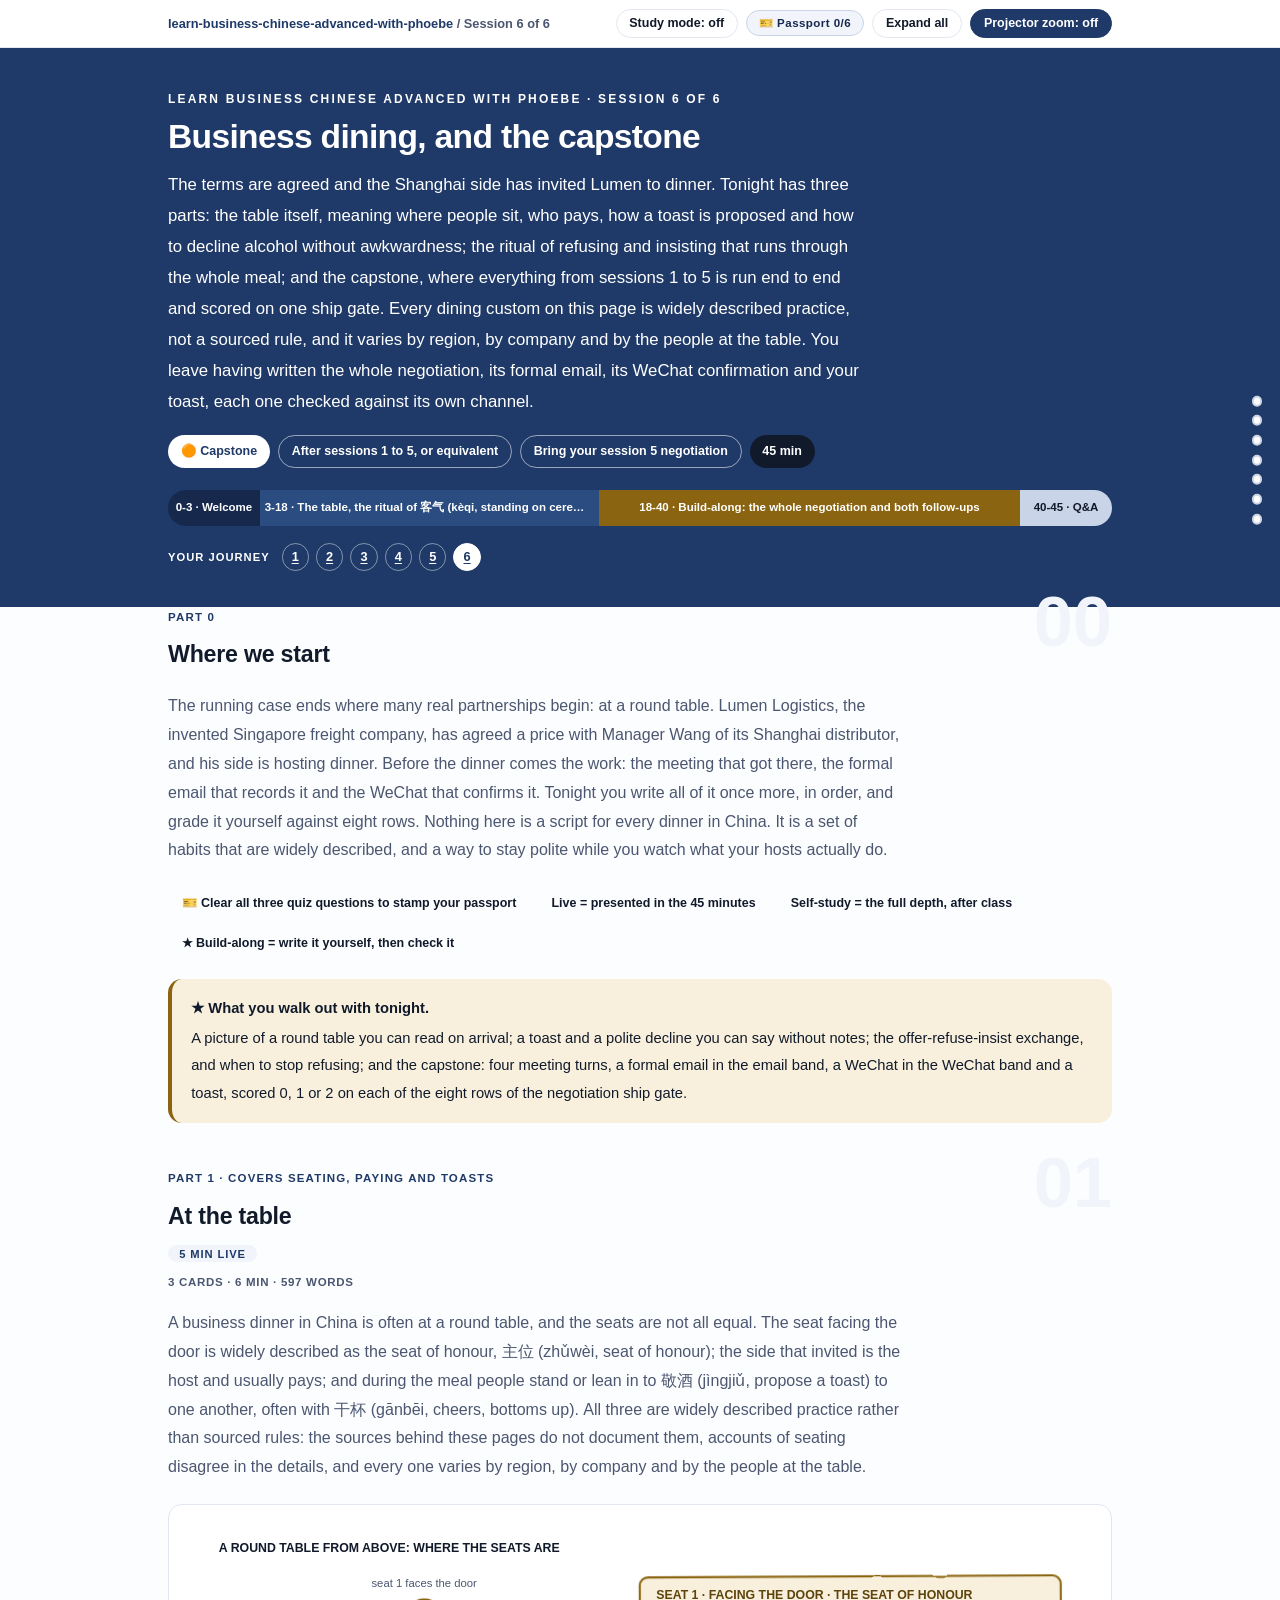
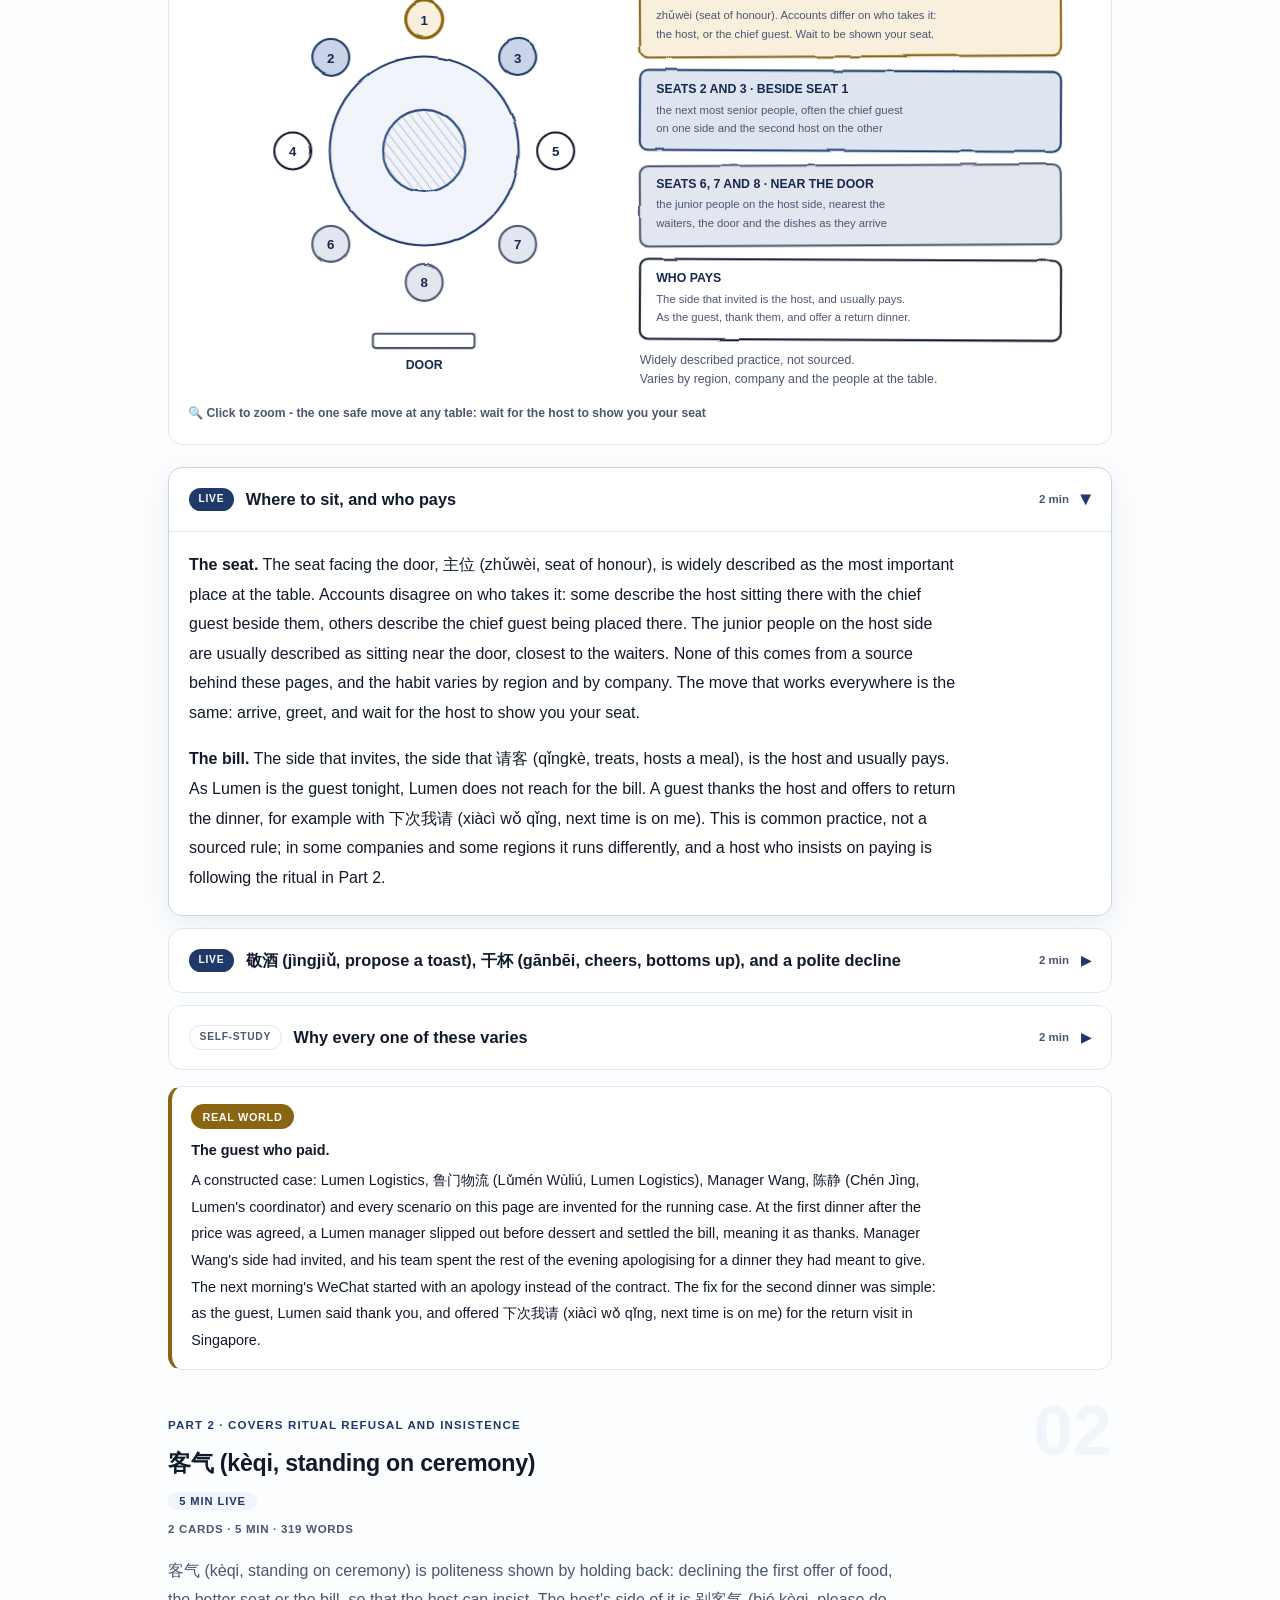
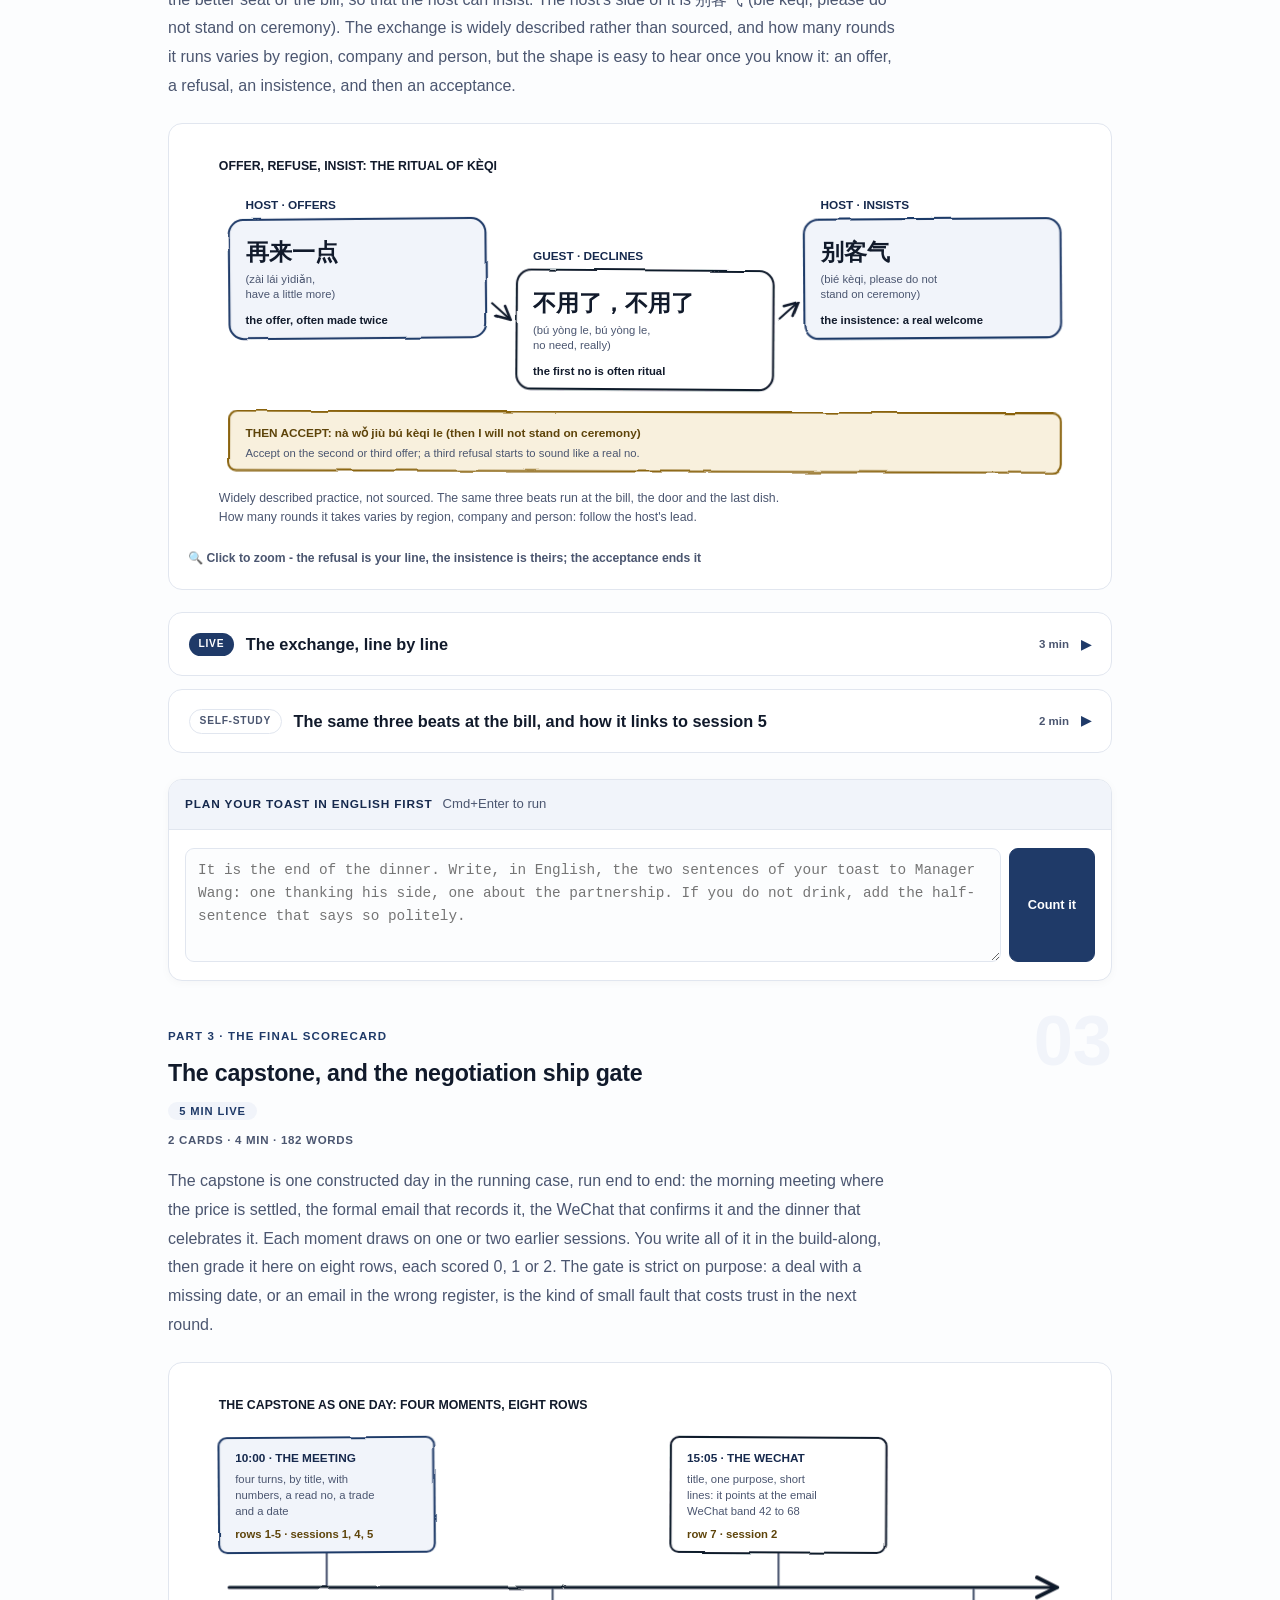
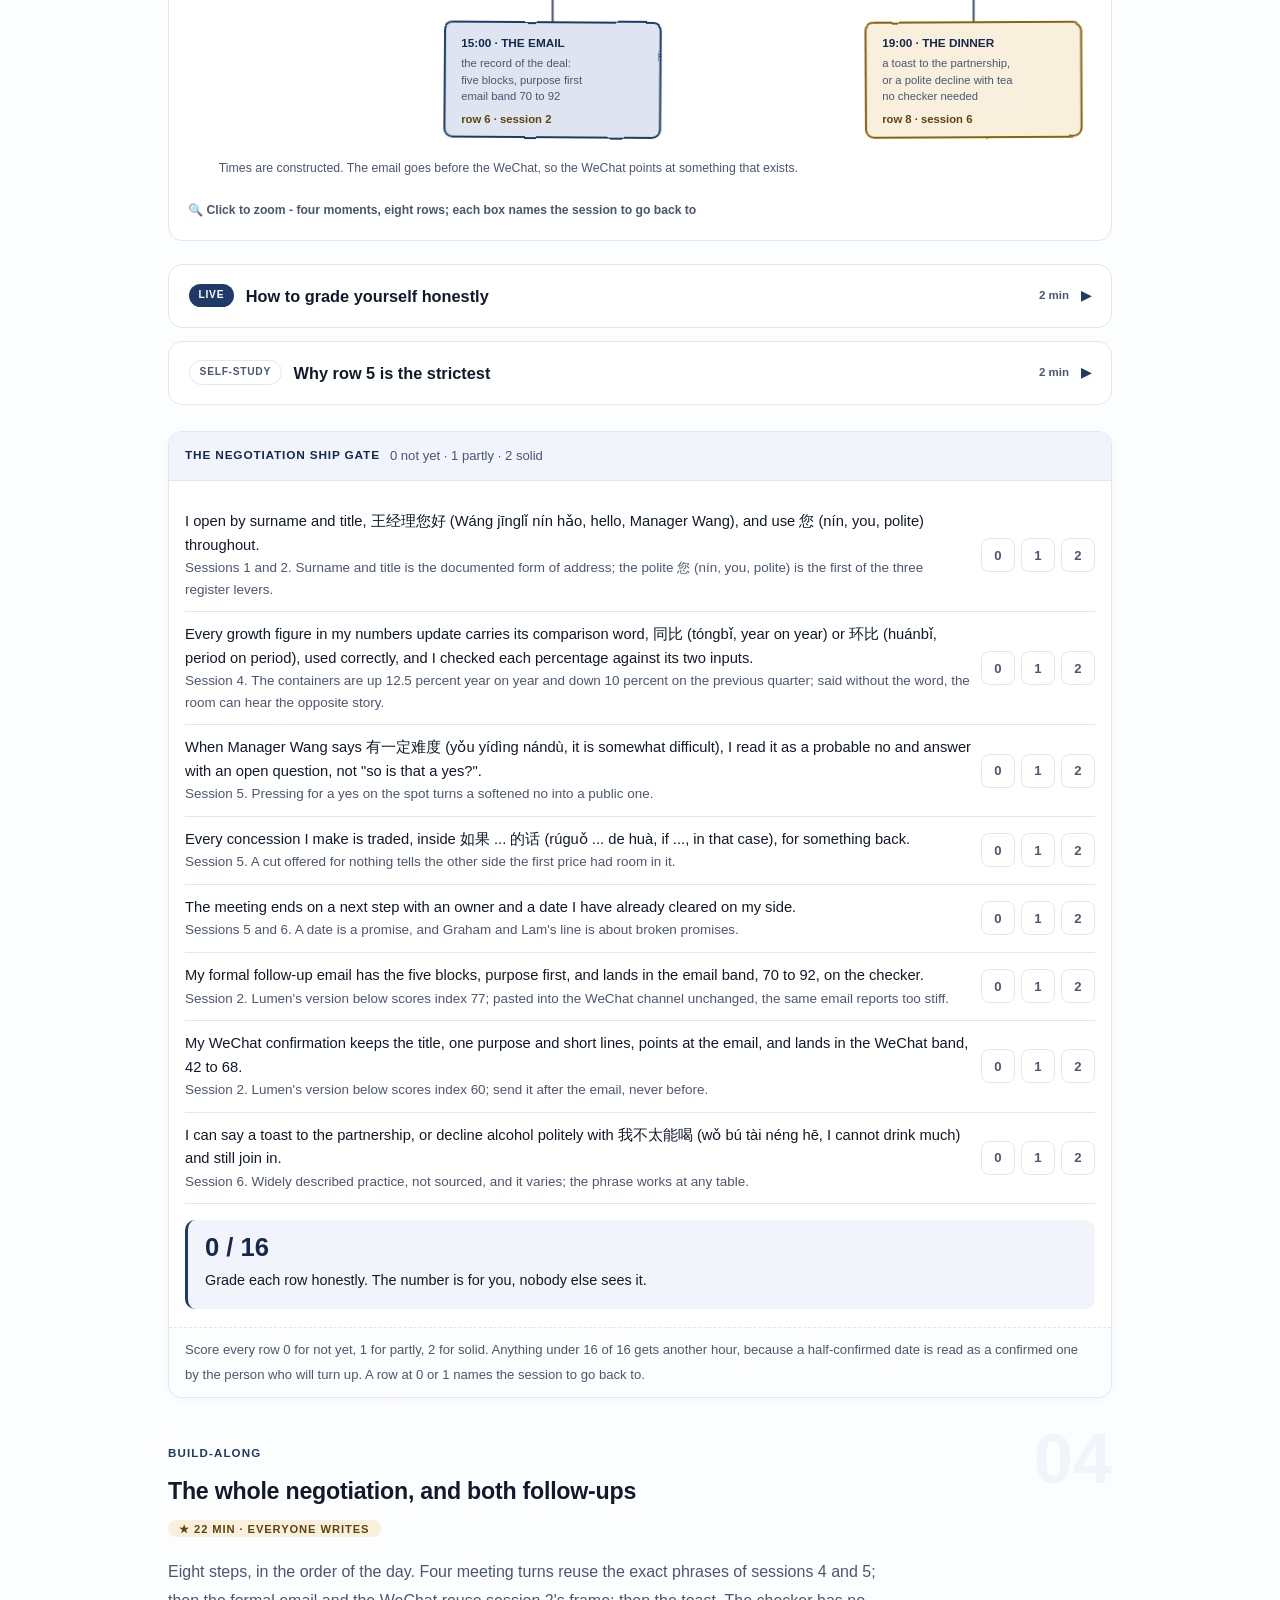
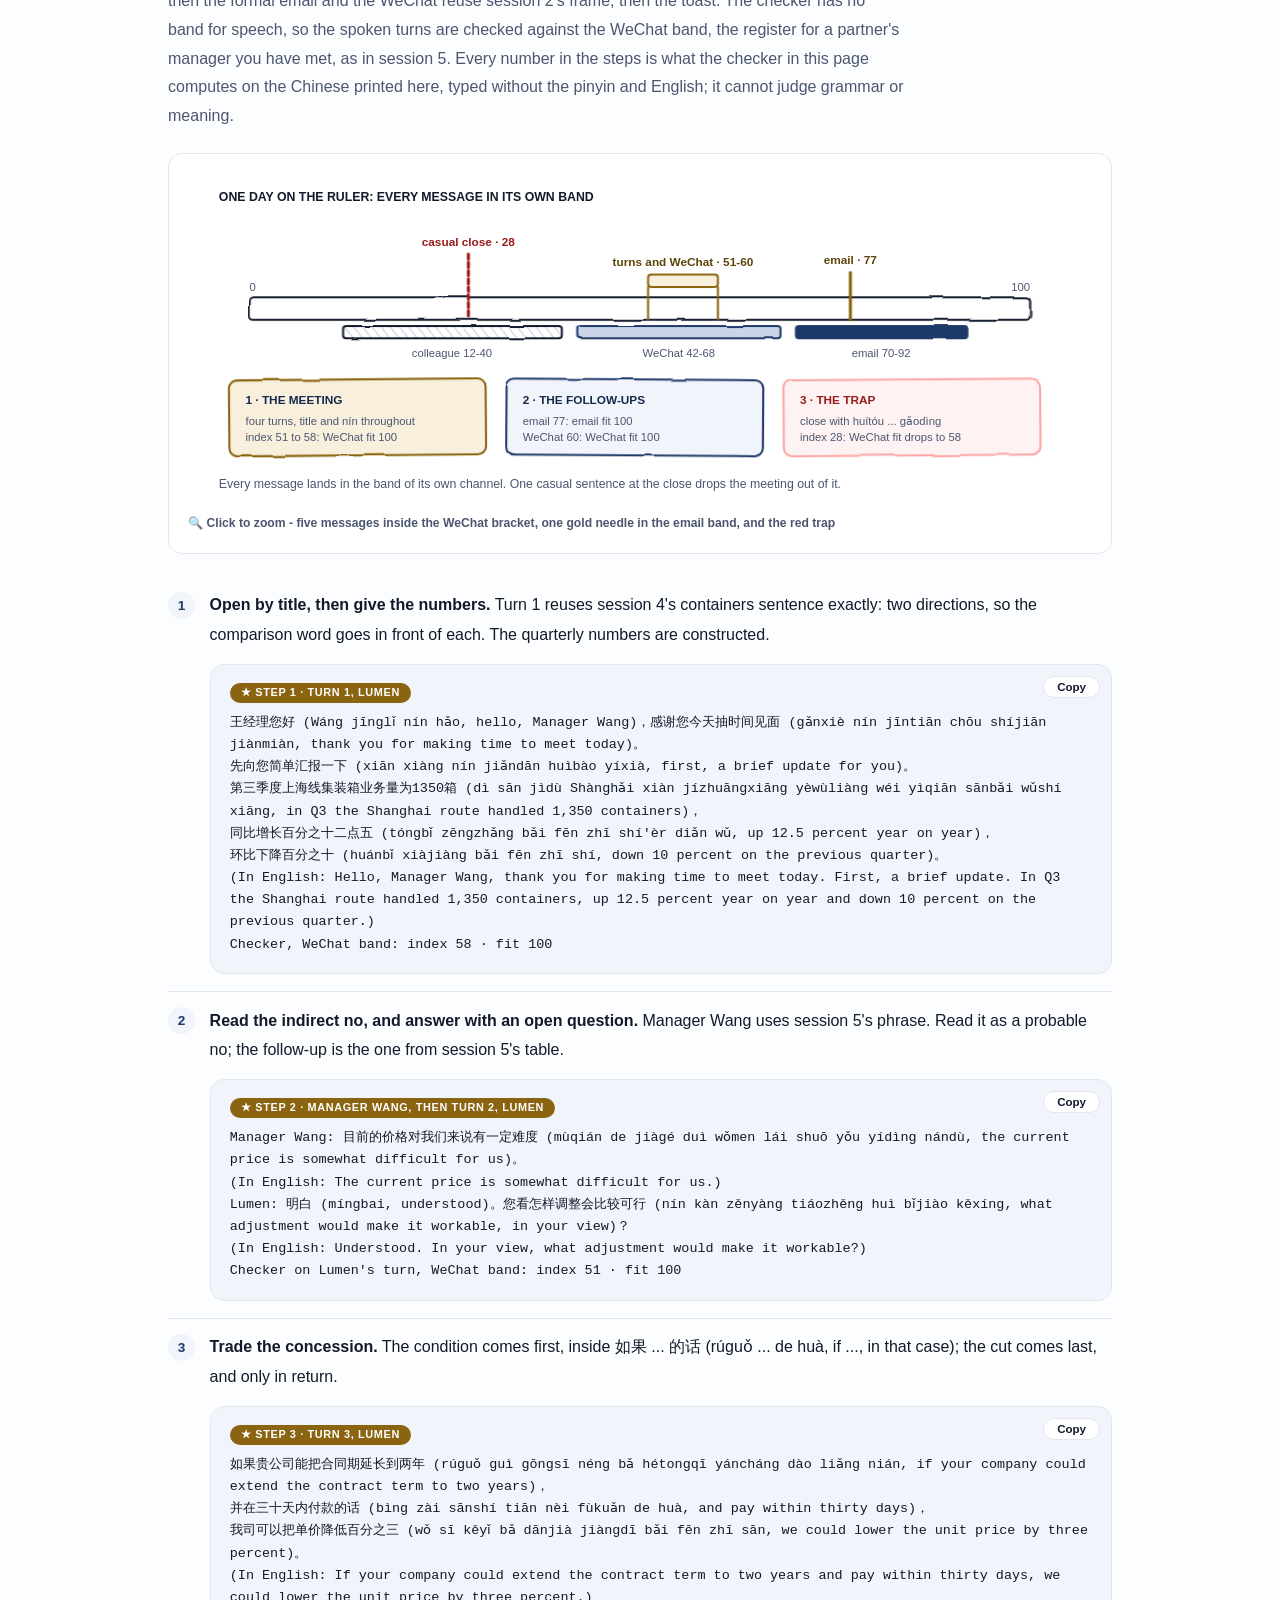
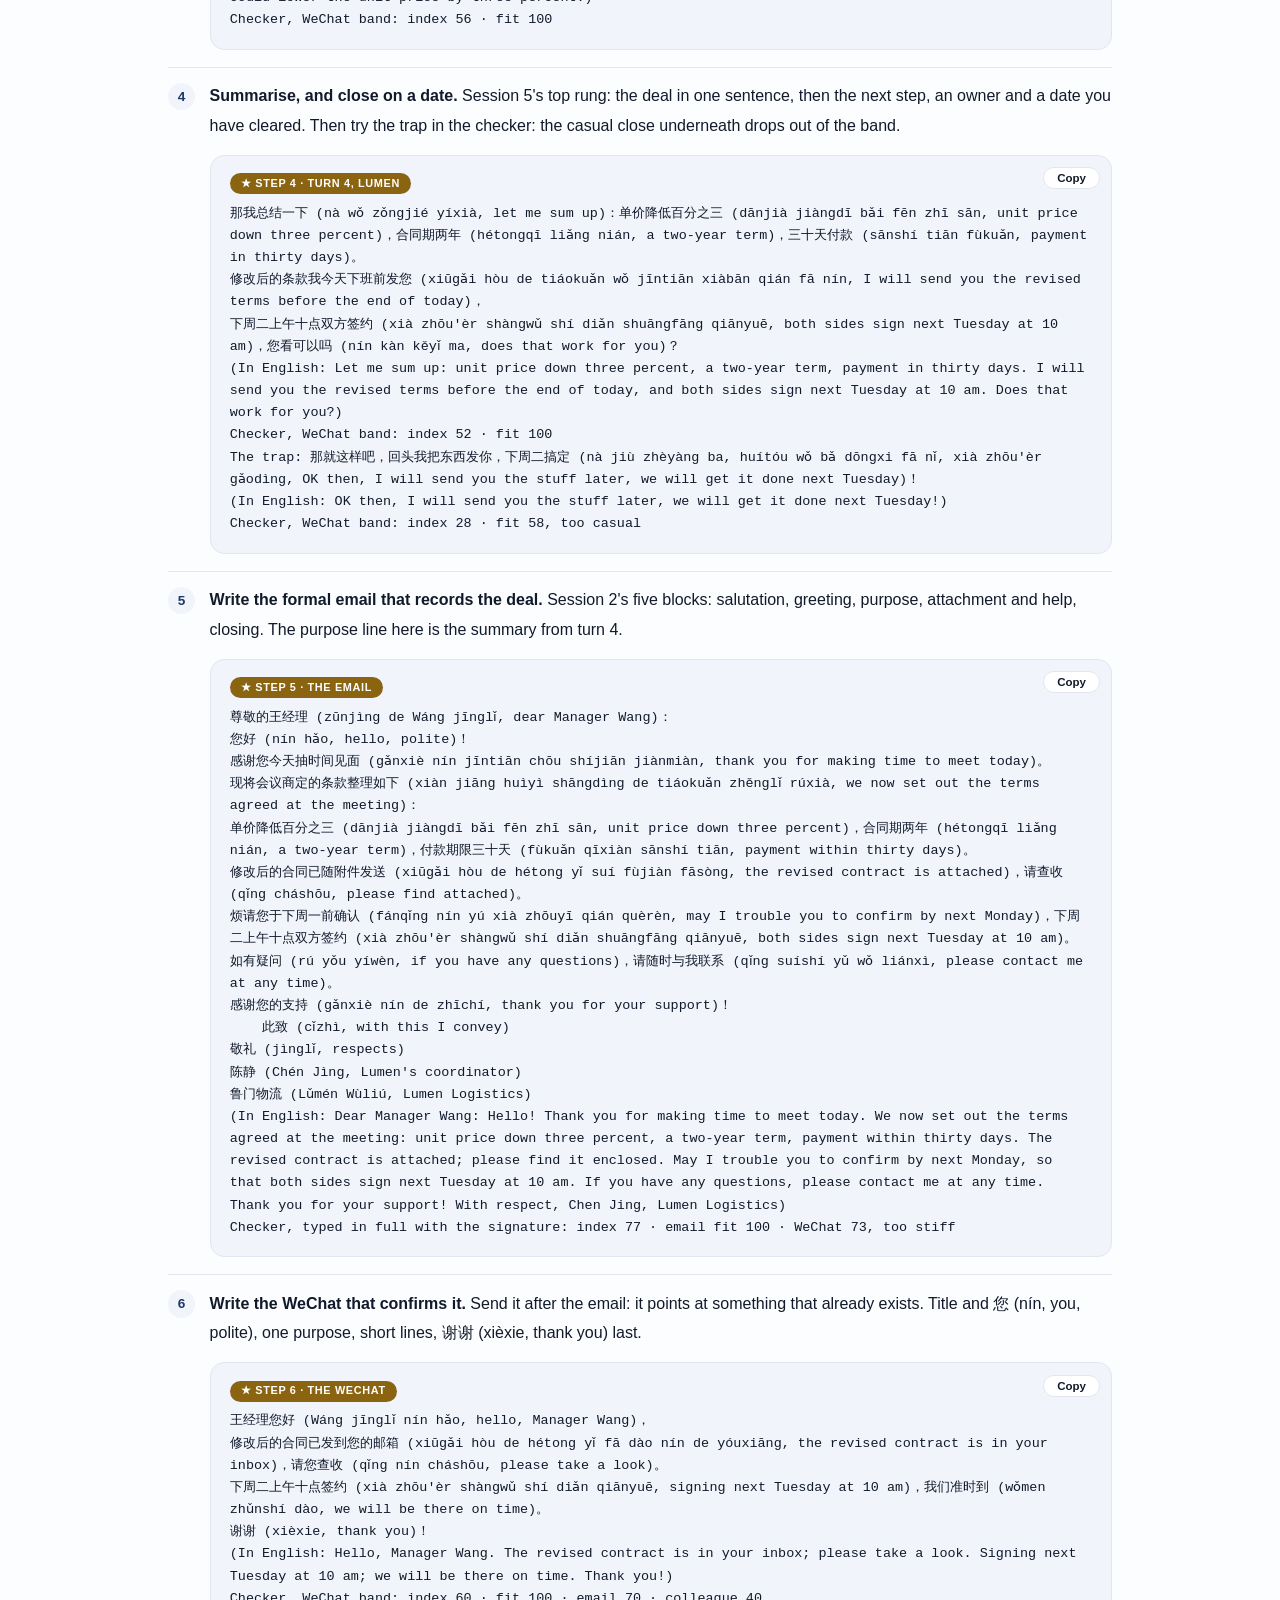
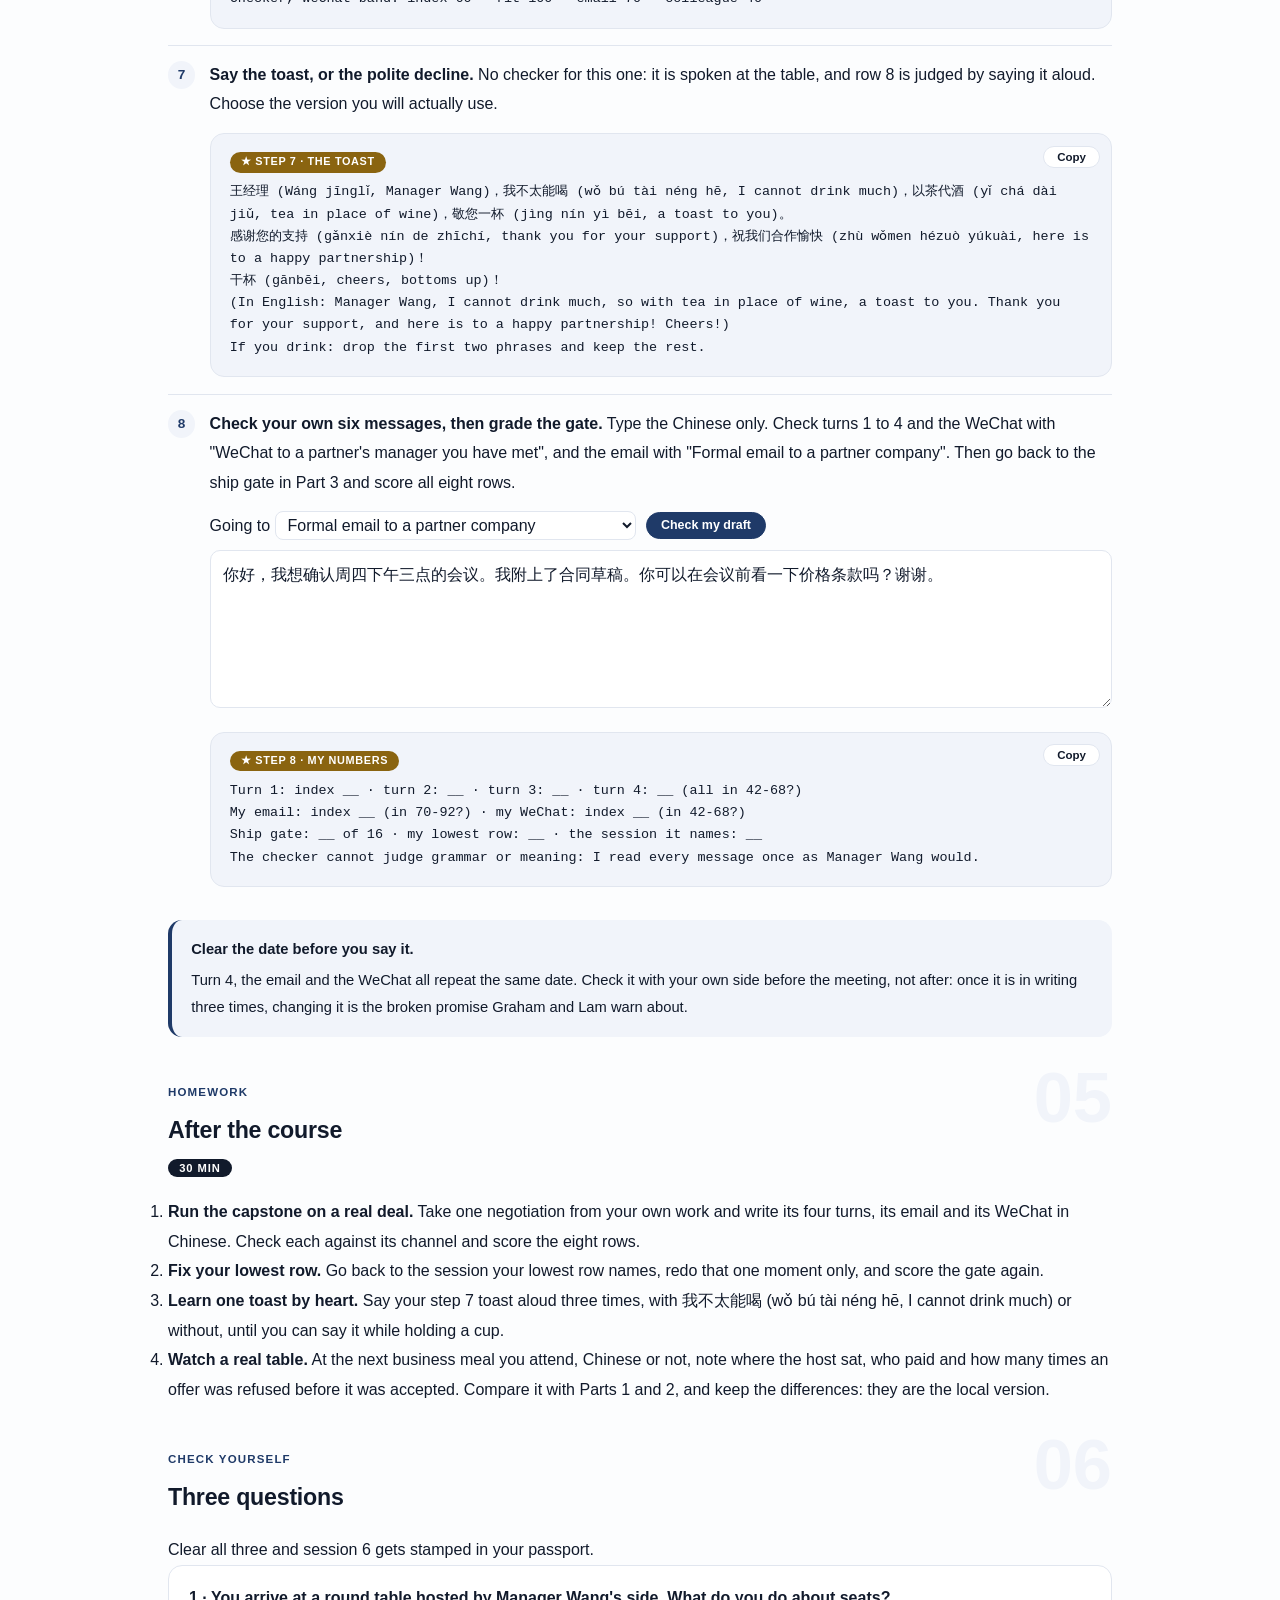
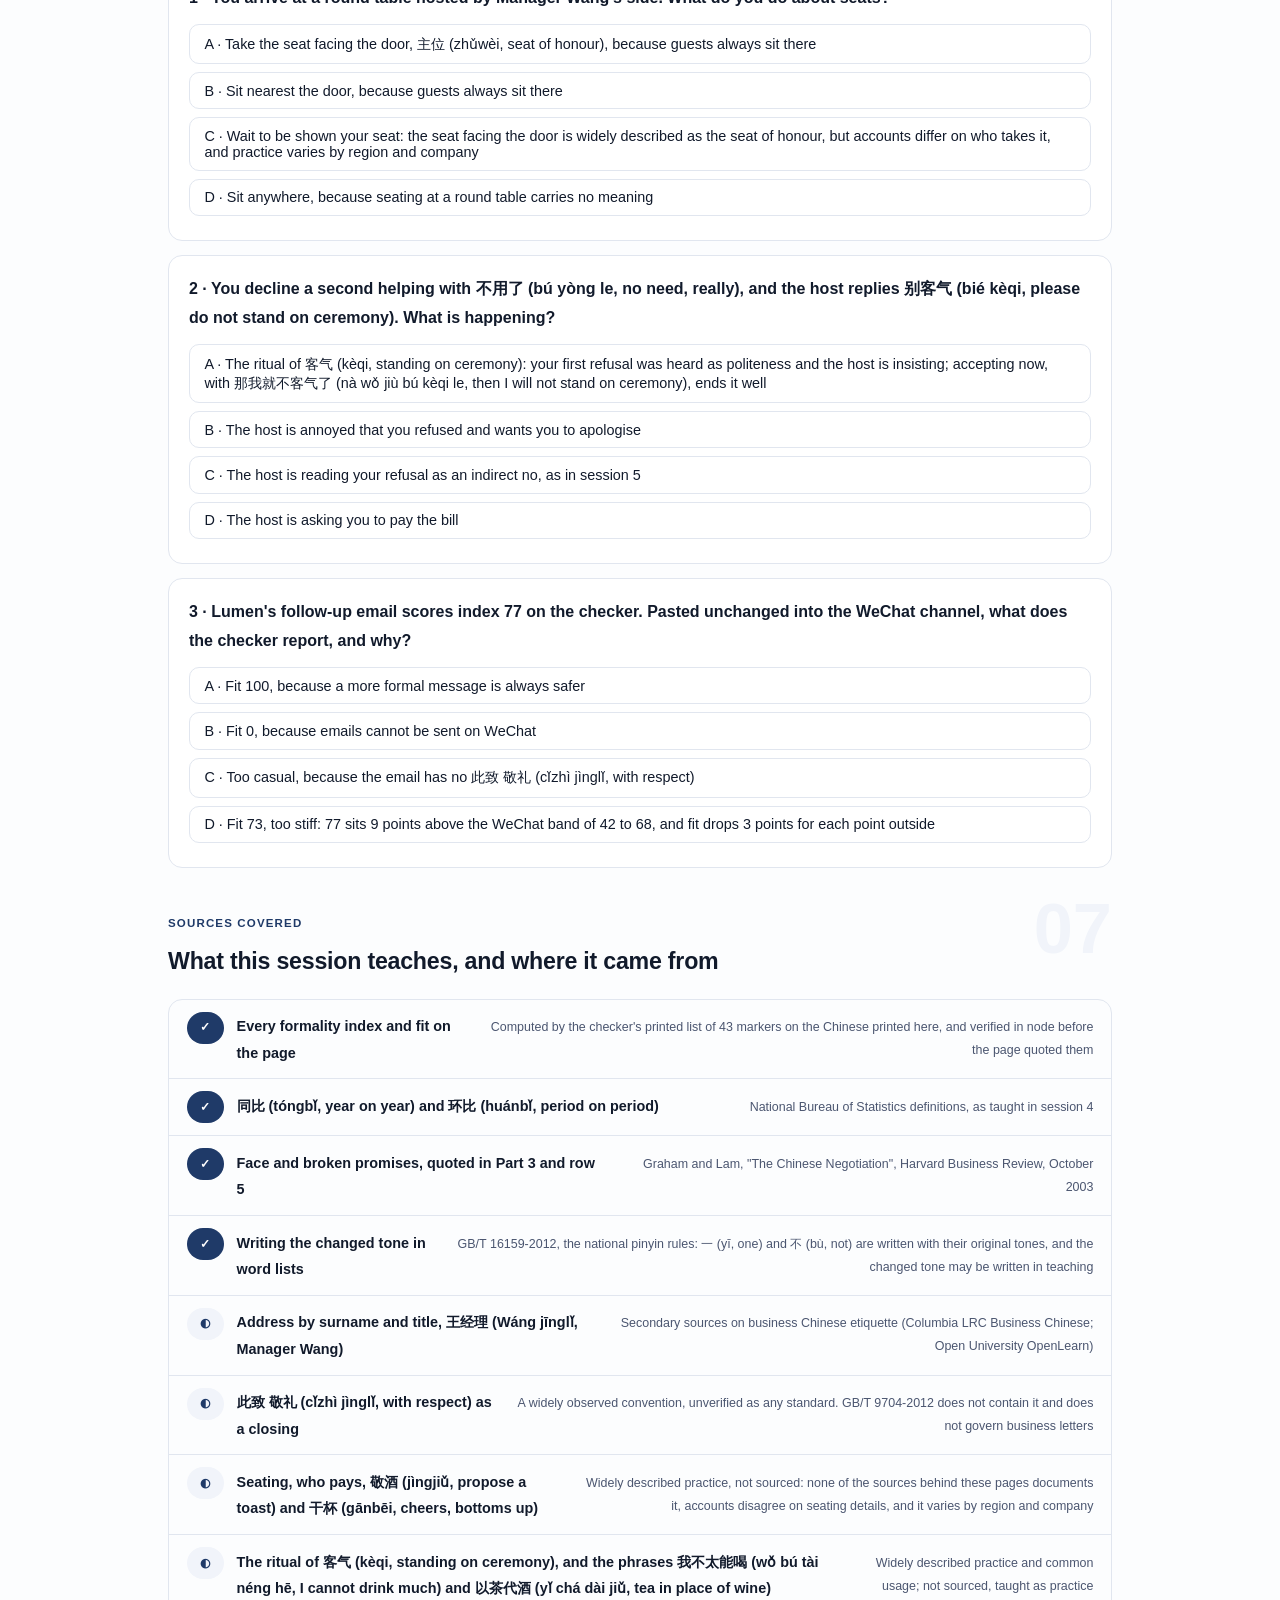
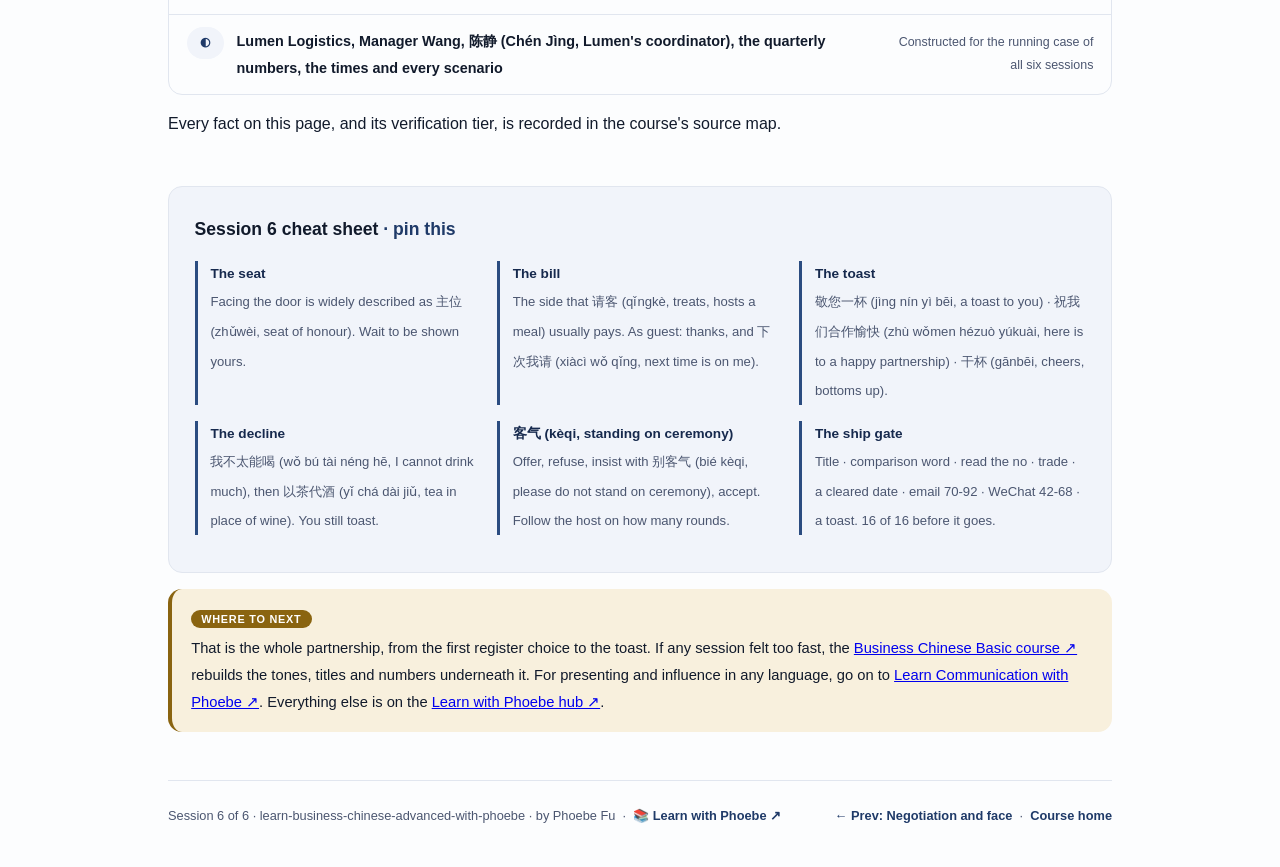
<file: courses/06-dining-and-capstone.html>
<!DOCTYPE html>
<html lang="en">
<head>
<meta charset="UTF-8">
<meta name="viewport" content="width=device-width, initial-scale=1.0">
<!-- social:start -->
<meta name="description" content="Session 6 of 6. The business dinner after the deal: where the seats are, who pays, how to propose a toast and how to decline alcohol politely, all taught as widely described practice that varies by region and company; the ritual of refusing and insisting; and the capstone, a full negotiation with its formal email and WeChat follow-up, scored on an eight-row ship gate.">
<meta property="og:type" content="article">
<meta property="og:site_name" content="Learn with Phoebe">
<meta property="og:title" content="Business dining, and the capstone - learn business chinese advanced with phoebe">
<meta property="og:description" content="Session 6 of 6. The dinner, the toast, and the whole negotiation run end to end, each message checked against its own channel.">
<meta property="og:url" content="https://phoebefu6.github.io/learn-business-chinese-advanced-with-phoebe/courses/06-dining-and-capstone.html">
<meta property="og:image" content="https://phoebefu6.github.io/learn-business-chinese-advanced-with-phoebe/assets/og-cover.png">
<meta property="og:image:width" content="1200">
<meta property="og:image:height" content="630">
<meta name="twitter:card" content="summary_large_image">
<meta name="twitter:title" content="Business dining, and the capstone - learn business chinese advanced with phoebe">
<meta name="twitter:description" content="Session 6 of 6. Four turns, one email, one WeChat and a toast, scored on an eight-row ship gate.">
<meta name="twitter:image" content="https://phoebefu6.github.io/learn-business-chinese-advanced-with-phoebe/assets/og-cover.png">
<!-- social:end -->
<title>Session 6 · Business dining, and the capstone - learn business chinese advanced with phoebe</title>
<link rel="stylesheet" href="../assets/style.css?v=20">
</head>
<body>

<div class="toolbar">
  <div class="wrap">
    <span class="crumb"><a href="../index.html">learn-business-chinese-advanced-with-phoebe</a> / Session 6 of 6</span>
    <button class="btn" id="toggle-all" type="button">Expand all</button>
    <button class="btn primary" id="zoom-toggle" type="button">Projector zoom: off</button>
  </div>
</div>

<header class="masthead">
  <div class="wrap">
    <div class="eyebrow">Learn Business Chinese Advanced with Phoebe · Session 6 of 6</div>
    <h1>Business dining, and the <span class="accent">capstone</span></h1>
    <p class="sub">The terms are agreed and the Shanghai side has invited Lumen to dinner. Tonight has three parts: the table itself, meaning where people sit, who pays, how a toast is proposed and how to decline alcohol without awkwardness; the ritual of refusing and insisting that runs through the whole meal; and the capstone, where everything from sessions 1 to 5 is run end to end and scored on one ship gate. Every dining custom on this page is widely described practice, not a sourced rule, and it varies by region, by company and by the people at the table. You leave having written the whole negotiation, its formal email, its WeChat confirmation and your toast, each one checked against its own channel.</p>
    <div class="chip-row">
      <span class="chip level">🟠 Capstone</span>
      <span class="chip audience">After sessions 1 to 5, or equivalent</span>
      <span class="chip audience">Bring your session 5 negotiation</span>
      <span class="chip time">45 min</span>
    </div>
    <div class="agenda">
      <span class="a1" style="flex:1">0-3 · Welcome</span>
      <span class="a2" style="flex:4">3-18 · The table, the ritual of 客气 (kèqi, standing on ceremony), the ship gate</span>
      <span class="a3" style="flex:5">18-40 · Build-along: the whole negotiation and both follow-ups</span>
      <span class="a4" style="flex:1">40-45 · Q&amp;A</span>
    </div>
  </div>
</header>

<main class="wrap">

  <section class="section" id="intro">
    <div class="section-kicker">
      <span class="klabel">Part 0</span>
      <h2>Where we start</h2>
    </div>
    <p class="lede">The running case ends where many real partnerships begin: at a round table. Lumen Logistics, the invented Singapore freight company, has agreed a price with Manager Wang of its Shanghai distributor, and his side is hosting dinner. Before the dinner comes the work: the meeting that got there, the formal email that records it and the WeChat that confirms it. Tonight you write all of it once more, in order, and grade it yourself against eight rows. Nothing here is a script for every dinner in China. It is a set of habits that are widely described, and a way to stay polite while you watch what your hosts actually do.</p>

    <div class="legend">
      <span class="pill">🎫 Clear all three quiz questions to stamp your passport</span>
      <span class="pill">Live = presented in the 45 minutes</span>
      <span class="pill">Self-study = the full depth, after class</span>
      <span class="pill">★ Build-along = write it yourself, then check it</span>
    </div>

    <div class="callout win">
      <p><strong>★ What you walk out with tonight.</strong> A picture of a round table you can read on arrival; a toast and a polite decline you can say without notes; the offer-refuse-insist exchange, and when to stop refusing; and the capstone: four meeting turns, a formal email in the email band, a WeChat in the WeChat band and a toast, scored 0, 1 or 2 on each of the eight rows of the negotiation ship gate.</p>
    </div>
  </section>

  <section class="section" id="part-1">
    <div class="section-kicker">
      <span class="klabel">Part 1 · covers seating, paying and toasts</span>
      <h2>At the table</h2>
      <span class="tag concept">5 min live</span>
    </div>
    <p class="lede">A business dinner in China is often at a round table, and the seats are not all equal. The seat facing the door is widely described as the seat of honour, 主位 (zhǔwèi, seat of honour); the side that invited is the host and usually pays; and during the meal people stand or lean in to 敬酒 (jìngjiǔ, propose a toast) to one another, often with 干杯 (gānbēi, cheers, bottoms up). All three are widely described practice rather than sourced rules: the sources behind these pages do not document them, accounts of seating disagree in the details, and every one varies by region, by company and by the people at the table.</p>

    <figure class="zoomable">
      <svg viewBox="0 0 880 456" xmlns="http://www.w3.org/2000/svg" role="img" aria-label="A round table seen from above, with a turntable in the middle and eight numbered seats. Seat 1 is at the top, facing the door at the bottom, and is marked as the seat of honour, zhuwei; accounts differ on whether the host or the chief guest takes it. Seats 2 and 3 sit either side of seat 1, for the next most senior people. Seats 6, 7 and 8 are near the door, for the junior people on the host side. A box says the side that invited is the host and usually pays, and that a guest thanks them and offers a return dinner. A note says all of this is widely described practice, not sourced, and varies by region, company and the people at the table.">
        <defs>
          <filter id="s6aSk" x="-3%" y="-3%" width="106%" height="106%"><feTurbulence type="fractalNoise" baseFrequency="0.02" numOctaves="2" seed="83" result="n"/><feDisplacementMap in="SourceGraphic" in2="n" scale="2.4" xChannelSelector="R" yChannelSelector="G"/></filter>
          <pattern id="s6aHc" patternUnits="userSpaceOnUse" width="7" height="7" patternTransform="rotate(-38)"><line x1="0" y1="0" x2="0" y2="7" stroke="#1F3A68" stroke-width="1" opacity=".5"/></pattern>
          <marker id="s6aAr" viewBox="0 0 10 10" refX="9" refY="5" markerWidth="8" markerHeight="8" orient="auto"><path d="M1 1 L9 5 L1 9" fill="none" stroke="#111A2B" stroke-width="1.6" stroke-linecap="round"/></marker>
        </defs>
        <style>
          .s6aH { font: 800 12px Inter, sans-serif; fill: #111A2B; }
          .s6aL { font: 800 12px Inter, sans-serif; fill: #16294D; }
          .s6aB { font: 800 12px Inter, sans-serif; fill: #5E440A; }
          .s6aS { font: 400 11px Inter, sans-serif; fill: #4B5670; }
          .s6aV { font: 800 13px Inter, sans-serif; fill: #16294D; }
          .s6aN { font: 400 12px Inter, sans-serif; fill: #4B5670; }
        </style>

        <text class="s6aH" x="30" y="26">A ROUND TABLE FROM ABOVE: WHERE THE SEATS ARE</text>
        <text class="s6aS" x="230" y="60" text-anchor="middle">seat 1 faces the door</text>

        <g filter="url(#s6aSk)" fill="none" stroke="#111A2B" stroke-width="2" stroke-linecap="round" stroke-linejoin="round">
          <!-- table and turntable -->
          <circle cx="230" cy="220" r="92" fill="#F1F4FA" stroke="#1F3A68"/>
          <circle cx="230" cy="220" r="40" fill="url(#s6aHc)" stroke="#2B4C80"/>
          <!-- seats -->
          <circle cx="230" cy="92" r="18" fill="#F8F0DD" stroke="#8A6410" stroke-width="3"/>
          <circle cx="139" cy="129" r="18" fill="#C9D4E8" stroke="#1F3A68"/>
          <circle cx="321" cy="129" r="18" fill="#C9D4E8" stroke="#1F3A68"/>
          <circle cx="102" cy="220" r="18" fill="#FFFFFF"/>
          <circle cx="358" cy="220" r="18" fill="#FFFFFF"/>
          <circle cx="139" cy="311" r="18" fill="#E1E6EF" stroke="#4B5670"/>
          <circle cx="321" cy="311" r="18" fill="#E1E6EF" stroke="#4B5670"/>
          <circle cx="230" cy="348" r="18" fill="#E1E6EF" stroke="#4B5670"/>
          <!-- door -->
          <rect x="180" y="398" width="100" height="14" rx="3" fill="#FFFFFF" stroke="#4B5670"/>
          <!-- key boxes -->
          <rect x="440" y="50" width="410" height="78" rx="8" transform="rotate(-0.3 645 89)" fill="#F8F0DD" stroke="#8A6410"/>
          <rect x="440" y="142" width="410" height="78" rx="8" transform="rotate(0.3 645 181)" fill="#C9D4E8" fill-opacity=".6" stroke="#1F3A68"/>
          <rect x="440" y="234" width="410" height="78" rx="8" transform="rotate(-0.3 645 273)" fill="#E1E6EF" stroke="#4B5670"/>
          <rect x="440" y="326" width="410" height="78" rx="8" transform="rotate(0.3 645 365)" fill="#FFFFFF"/>
        </g>

        <text class="s6aV" x="230" y="97" text-anchor="middle">1</text>
        <text class="s6aV" x="139" y="134" text-anchor="middle">2</text>
        <text class="s6aV" x="321" y="134" text-anchor="middle">3</text>
        <text class="s6aV" x="102" y="225" text-anchor="middle">4</text>
        <text class="s6aV" x="358" y="225" text-anchor="middle">5</text>
        <text class="s6aV" x="139" y="316" text-anchor="middle">6</text>
        <text class="s6aV" x="321" y="316" text-anchor="middle">7</text>
        <text class="s6aV" x="230" y="353" text-anchor="middle">8</text>
        <text class="s6aL" x="230" y="432" text-anchor="middle">DOOR</text>

        <text class="s6aB" x="456" y="72">SEAT 1 · FACING THE DOOR · THE SEAT OF HONOUR</text>
        <text class="s6aS" x="456" y="92">zhǔwèi (seat of honour). Accounts differ on who takes it:</text>
        <text class="s6aS" x="456" y="110">the host, or the chief guest. Wait to be shown your seat.</text>
        <text class="s6aL" x="456" y="164">SEATS 2 AND 3 · BESIDE SEAT 1</text>
        <text class="s6aS" x="456" y="184">the next most senior people, often the chief guest</text>
        <text class="s6aS" x="456" y="202">on one side and the second host on the other</text>
        <text class="s6aL" x="456" y="256">SEATS 6, 7 AND 8 · NEAR THE DOOR</text>
        <text class="s6aS" x="456" y="276">the junior people on the host side, nearest the</text>
        <text class="s6aS" x="456" y="294">waiters, the door and the dishes as they arrive</text>
        <text class="s6aL" x="456" y="348">WHO PAYS</text>
        <text class="s6aS" x="456" y="368">The side that invited is the host, and usually pays.</text>
        <text class="s6aS" x="456" y="386">As the guest, thank them, and offer a return dinner.</text>

        <text class="s6aN" x="440" y="428">Widely described practice, not sourced.</text>
        <text class="s6aN" x="440" y="446">Varies by region, company and the people at the table.</text>
      </svg>
      <figcaption>🔍 Click to zoom - the one safe move at any table: wait for the host to show you your seat</figcaption>
    </figure>

    <details class="card" open>
      <summary><span class="mode live">Live</span>Where to sit, and who pays<span class="mini">2 min</span><span class="caret">▶</span></summary>
      <div class="body">
        <p><strong>The seat.</strong> The seat facing the door, 主位 (zhǔwèi, seat of honour), is widely described as the most important place at the table. Accounts disagree on who takes it: some describe the host sitting there with the chief guest beside them, others describe the chief guest being placed there. The junior people on the host side are usually described as sitting near the door, closest to the waiters. None of this comes from a source behind these pages, and the habit varies by region and by company. The move that works everywhere is the same: arrive, greet, and wait for the host to show you your seat.</p>
        <p><strong>The bill.</strong> The side that invites, the side that 请客 (qǐngkè, treats, hosts a meal), is the host and usually pays. As Lumen is the guest tonight, Lumen does not reach for the bill. A guest thanks the host and offers to return the dinner, for example with 下次我请 (xiàcì wǒ qǐng, next time is on me). This is common practice, not a sourced rule; in some companies and some regions it runs differently, and a host who insists on paying is following the ritual in Part 2.</p>
      </div>
    </details>

    <details class="card">
      <summary><span class="mode live">Live</span>敬酒 (jìngjiǔ, propose a toast), 干杯 (gānbēi, cheers, bottoms up), and a polite decline<span class="mini">2 min</span><span class="caret">▶</span></summary>
      <div class="body">
        <p>At many business dinners people take turns to 敬酒 (jìngjiǔ, propose a toast) to someone at the table, often starting with the host, and say 干杯 (gānbēi, cheers, bottoms up), which literally means "dry the cup". These are widely described habits, not sourced rules, and how much alcohol is involved varies a great deal by region, by company and by generation.</p>
        <table class="clean">
          <tr><th>Say</th><th>When</th></tr>
          <tr><td>敬您一杯 (jìng nín yì bēi, a toast to you)</td><td>Raising your glass to one person, usually someone senior.</td></tr>
          <tr><td>祝我们合作愉快 (zhù wǒmen hézuò yúkuài, here is to a happy partnership)</td><td>The content of a business toast: the partnership, not the deal terms.</td></tr>
          <tr><td>我不太能喝 (wǒ bú tài néng hē, I cannot drink much)</td><td>Declining alcohol politely, with no reason needed.</td></tr>
          <tr><td>以茶代酒 (yǐ chá dài jiǔ, tea in place of wine)</td><td>Toasting with tea or another drink instead. You still take part in the toast.</td></tr>
        </table>
        <p>The decline is a phrase, not an excuse. 我不太能喝 (wǒ bú tài néng hē, I cannot drink much) followed by 以茶代酒 (yǐ chá dài jiǔ, tea in place of wine) lets you join every toast without drinking. These phrases are common usage that any business speaker will recognise, not a finding from a published source.</p>
        <p>A note on the pinyin: 不太 (bú tài, not very) and 一杯 (yì bēi, one cup) are written with the tone you say, because 不 (bù, not) becomes bú before a fourth tone and 一 (yī, one) becomes yì before a first tone. Standard pinyin (GB/T 16159-2012) writes the original tone and allows the changed tone to be written in teaching, which is what these pages do.</p>
      </div>
    </details>

    <details class="card">
      <summary><span class="mode self">Self-study</span>Why every one of these varies<span class="mini">2 min</span><span class="caret">▶</span></summary>
      <div class="body">
        <p>Descriptions of Chinese business dining are generalisations about a country of many regions, cuisines and company cultures. A state-owned enterprise in the north, a tech start-up in Shenzhen and a family distributor in Shanghai may host the same guest in three different ways, and a younger team may skip the toasts entirely. Writers on etiquette rarely agree on the fine details of seating, which is why the figure leaves the question of who takes seat 1 open.</p>
        <p>So hold these habits the way session 5 held face: as tendencies to watch for, not predictions. Watch where the host points, notice whether people are toasting with alcohol or with tea, and follow. If you are unsure, asking the person beside you is not a mistake; taking the seat of honour uninvited is the guess most likely to cause an awkward moment.</p>
      </div>
    </details>

    <div class="callout example">
      <span class="ex-pill">Real world</span>
      <p><strong>The guest who paid.</strong> A constructed case: Lumen Logistics, 鲁门物流 (Lǔmén Wùliú, Lumen Logistics), Manager Wang, 陈静 (Chén Jìng, Lumen's coordinator) and every scenario on this page are invented for the running case. At the first dinner after the price was agreed, a Lumen manager slipped out before dessert and settled the bill, meaning it as thanks. Manager Wang's side had invited, and his team spent the rest of the evening apologising for a dinner they had meant to give. The next morning's WeChat started with an apology instead of the contract. The fix for the second dinner was simple: as the guest, Lumen said thank you, and offered 下次我请 (xiàcì wǒ qǐng, next time is on me) for the return visit in Singapore.</p>
    </div>
  </section>

  <section class="section" id="part-2">
    <div class="section-kicker">
      <span class="klabel">Part 2 · covers ritual refusal and insistence</span>
      <h2>客气 (kèqi, standing on ceremony)</h2>
      <span class="tag concept">5 min live</span>
    </div>
    <p class="lede">客气 (kèqi, standing on ceremony) is politeness shown by holding back: declining the first offer of food, the better seat or the bill, so that the host can insist. The host's side of it is 别客气 (bié kèqi, please do not stand on ceremony). The exchange is widely described rather than sourced, and how many rounds it runs varies by region, company and person, but the shape is easy to hear once you know it: an offer, a refusal, an insistence, and then an acceptance.</p>

    <figure class="zoomable">
      <svg viewBox="0 0 880 384" xmlns="http://www.w3.org/2000/svg" role="img" aria-label="Three speech bubbles in a row, alternating between host and guest. First, the host offers: zai lai yidian, have a little more; the offer is often made twice. Second, the guest declines: bu yong le, bu yong le, no need, really; the first no is often ritual. Third, the host insists: bie keqi, please do not stand on ceremony; the insistence is a real welcome. Below, a gold strip: then accept, na wo jiu bu keqi le, then I will not stand on ceremony, on the second or third offer, because a third refusal starts to sound like a real no. A note says this is widely described practice, not sourced, and the same three beats run at the bill, the door and the last dish.">
        <defs>
          <filter id="s6bSk" x="-3%" y="-3%" width="106%" height="106%"><feTurbulence type="fractalNoise" baseFrequency="0.02" numOctaves="2" seed="89" result="n"/><feDisplacementMap in="SourceGraphic" in2="n" scale="2.4" xChannelSelector="R" yChannelSelector="G"/></filter>
          <pattern id="s6bHc" patternUnits="userSpaceOnUse" width="7" height="7" patternTransform="rotate(-38)"><line x1="0" y1="0" x2="0" y2="7" stroke="#1F3A68" stroke-width="1" opacity=".5"/></pattern>
          <marker id="s6bAr" viewBox="0 0 10 10" refX="9" refY="5" markerWidth="8" markerHeight="8" orient="auto"><path d="M1 1 L9 5 L1 9" fill="none" stroke="#111A2B" stroke-width="1.6" stroke-linecap="round"/></marker>
        </defs>
        <style>
          .s6bH { font: 800 12px Inter, sans-serif; fill: #111A2B; }
          .s6bL { font: 800 11.5px Inter, sans-serif; fill: #16294D; }
          .s6bB { font: 800 11.5px Inter, sans-serif; fill: #5E440A; }
          .s6bS { font: 400 11px Inter, sans-serif; fill: #4B5670; }
          .s6bI { font: 700 11px Inter, sans-serif; fill: #111A2B; }
          .s6bZ { font: 800 22px sans-serif; fill: #111A2B; }
          .s6bN { font: 400 12px Inter, sans-serif; fill: #4B5670; }
        </style>

        <text class="s6bH" x="30" y="26">OFFER, REFUSE, INSIST: THE RITUAL OF KÈQI</text>
        <text class="s6bL" x="56" y="64">HOST · OFFERS</text>
        <text class="s6bL" x="336" y="114">GUEST · DECLINES</text>
        <text class="s6bL" x="616" y="64">HOST · INSISTS</text>

        <g filter="url(#s6bSk)" fill="none" stroke="#111A2B" stroke-width="2" stroke-linecap="round" stroke-linejoin="round">
          <rect x="40" y="74" width="250" height="116" rx="14" transform="rotate(-0.5 165 132)" fill="#F1F4FA" stroke="#1F3A68"/>
          <rect x="320" y="124" width="250" height="116" rx="14" transform="rotate(0.4 445 182)" fill="#FFFFFF"/>
          <rect x="600" y="74" width="250" height="116" rx="14" transform="rotate(-0.4 725 132)" fill="#F1F4FA" stroke="#1F3A68"/>
          <path d="M296 156 L314 172" marker-end="url(#s6bAr)"/>
          <path d="M576 172 L594 156" marker-end="url(#s6bAr)"/>
          <rect x="40" y="262" width="810" height="58" rx="8" transform="rotate(0.2 445 291)" fill="#F8F0DD" stroke="#8A6410"/>
        </g>

        <text class="s6bZ" x="56" y="114">再来一点</text>
        <text class="s6bS" x="56" y="136">(zài lái yìdiǎn,</text>
        <text class="s6bS" x="56" y="151">have a little more)</text>
        <text class="s6bI" x="56" y="176">the offer, often made twice</text>

        <text class="s6bZ" x="336" y="164">不用了，不用了</text>
        <text class="s6bS" x="336" y="186">(bú yòng le, bú yòng le,</text>
        <text class="s6bS" x="336" y="201">no need, really)</text>
        <text class="s6bI" x="336" y="226">the first no is often ritual</text>

        <text class="s6bZ" x="616" y="114">别客气</text>
        <text class="s6bS" x="616" y="136">(bié kèqi, please do not</text>
        <text class="s6bS" x="616" y="151">stand on ceremony)</text>
        <text class="s6bI" x="616" y="176">the insistence: a real welcome</text>

        <text class="s6bB" x="56" y="286">THEN ACCEPT: nà wǒ jiù bú kèqi le (then I will not stand on ceremony)</text>
        <text class="s6bS" x="56" y="306">Accept on the second or third offer; a third refusal starts to sound like a real no.</text>

        <text class="s6bN" x="30" y="350">Widely described practice, not sourced. The same three beats run at the bill, the door and the last dish.</text>
        <text class="s6bN" x="30" y="368">How many rounds it takes varies by region, company and person: follow the host's lead.</text>
      </svg>
      <figcaption>🔍 Click to zoom - the refusal is your line, the insistence is theirs; the acceptance ends it</figcaption>
    </figure>

    <details class="card">
      <summary><span class="mode live">Live</span>The exchange, line by line<span class="mini">3 min</span><span class="caret">▶</span></summary>
      <div class="body">
        <table class="clean">
          <tr><th>Beat</th><th>You hear or say</th><th>What it does</th></tr>
          <tr><td>Offer</td><td>再来一点 (zài lái yìdiǎn, have a little more)</td><td>The host offers, often more than once.</td></tr>
          <tr><td>Refuse</td><td>不用了，不用了 (bú yòng le, bú yòng le, no need, really)</td><td>The guest holds back. The first refusal is often ritual, not a real no.</td></tr>
          <tr><td>Insist</td><td>别客气 (bié kèqi, please do not stand on ceremony)</td><td>The host shows the welcome is real.</td></tr>
          <tr><td>Accept</td><td>那我就不客气了 (nà wǒ jiù bú kèqi le, then I will not stand on ceremony)</td><td>The guest accepts and the ritual ends.</td></tr>
          <tr><td>Thank</td><td>您太客气了 (nín tài kèqi le, you are too kind)</td><td>Said to a host who has gone out of their way.</td></tr>
        </table>
        <p>This is widely described practice, not a sourced rule, and the phrases are common usage. The number of rounds is the part that varies most: some hosts offer once and mean it, some expect two refusals. Follow the host. If they offer a second time with the same words, accept.</p>
      </div>
    </details>

    <details class="card">
      <summary><span class="mode self">Self-study</span>The same three beats at the bill, and how it links to session 5<span class="mini">2 min</span><span class="caret">▶</span></summary>
      <div class="body">
        <p><strong>At the bill.</strong> Even when the host has clearly invited, a guest may make a show of reaching for the bill, say 我来 (wǒ lái, let me, I will get it), and let the host insist. That is the ritual, not a real attempt to pay; actually paying, as in the Real world case in Part 1, cuts the host's line off. When the host insists, thank them, and offer 下次我请 (xiàcì wǒ qǐng, next time is on me). All of this is common practice, and it varies.</p>
        <p><strong>The link to the meeting room.</strong> Session 5's softened refusals, such as 再考虑考虑 (zài kǎolǜ kǎolǜ, let us think about it more), and the ritual refusal at dinner sound alike and mean opposite things. At the table, the first no usually invites an insistence. In the meeting room, a softened no usually is a no, and insisting turns it into a public one. The difference is the setting, and the open follow-up questions from session 5 are still the safe move across the table.</p>
      </div>
    </details>

    <div class="tryrow" data-fn="wordcount" data-multiline="1" data-title="Plan your toast in English first" data-hint="It is the end of the dinner. Write, in English, the two sentences of your toast to Manager Wang: one thanking his side, one about the partnership. If you do not drink, add the half-sentence that says so politely." data-seed="" data-cta="Count it"></div>
  </section>

  <section class="section" id="part-3">
    <div class="section-kicker">
      <span class="klabel">Part 3 · the final scorecard</span>
      <h2>The capstone, and the negotiation ship gate</h2>
      <span class="tag concept">5 min live</span>
    </div>
    <p class="lede">The capstone is one constructed day in the running case, run end to end: the morning meeting where the price is settled, the formal email that records it, the WeChat that confirms it and the dinner that celebrates it. Each moment draws on one or two earlier sessions. You write all of it in the build-along, then grade it here on eight rows, each scored 0, 1 or 2. The gate is strict on purpose: a deal with a missing date, or an email in the wrong register, is the kind of small fault that costs trust in the next round.</p>

    <figure class="zoomable">
      <svg viewBox="0 0 880 396" xmlns="http://www.w3.org/2000/svg" role="img" aria-label="A timeline of one constructed day, with four moments on alternate sides of the axis. Above, 10:00, the meeting: four turns, by title, with numbers, a read no, a trade and a date; rows 1 to 5 of the gate, sessions 1, 4 and 5. Below, 15:00, the email: the record of the deal, five blocks, purpose first, email band 70 to 92; row 6, session 2. Above, 15:05, the WeChat: title, one purpose, short lines, pointing at the email, WeChat band 42 to 68; row 7, session 2. Below, 19:00, the dinner: a toast to the partnership or a polite decline with tea, no checker needed; row 8, session 6. A note says the times are constructed and the email goes before the WeChat.">
        <defs>
          <filter id="s6cSk" x="-3%" y="-3%" width="106%" height="106%"><feTurbulence type="fractalNoise" baseFrequency="0.02" numOctaves="2" seed="97" result="n"/><feDisplacementMap in="SourceGraphic" in2="n" scale="2.4" xChannelSelector="R" yChannelSelector="G"/></filter>
          <pattern id="s6cHc" patternUnits="userSpaceOnUse" width="7" height="7" patternTransform="rotate(-38)"><line x1="0" y1="0" x2="0" y2="7" stroke="#1F3A68" stroke-width="1" opacity=".5"/></pattern>
          <marker id="s6cAr" viewBox="0 0 10 10" refX="9" refY="5" markerWidth="8" markerHeight="8" orient="auto"><path d="M1 1 L9 5 L1 9" fill="none" stroke="#111A2B" stroke-width="1.6" stroke-linecap="round"/></marker>
        </defs>
        <style>
          .s6cH { font: 800 12px Inter, sans-serif; fill: #111A2B; }
          .s6cL { font: 800 11.5px Inter, sans-serif; fill: #16294D; }
          .s6cB { font: 800 11px Inter, sans-serif; fill: #5E440A; }
          .s6cS { font: 400 11px Inter, sans-serif; fill: #4B5670; }
          .s6cN { font: 400 12px Inter, sans-serif; fill: #4B5670; }
        </style>

        <text class="s6cH" x="30" y="26">THE CAPSTONE AS ONE DAY: FOUR MOMENTS, EIGHT ROWS</text>

        <g filter="url(#s6cSk)" fill="none" stroke="#111A2B" stroke-width="2" stroke-linecap="round" stroke-linejoin="round">
          <path d="M40 200 L846 200" stroke-width="3" marker-end="url(#s6cAr)"/>
          <path d="M135 166 L135 198 M575 166 L575 198" stroke="#4B5670"/>
          <path d="M355 202 L355 234 M765 202 L765 234" stroke="#4B5670"/>
          <rect x="30" y="54" width="210" height="112" rx="8" transform="rotate(-0.4 135 110)" fill="#F1F4FA" stroke="#1F3A68"/>
          <rect x="250" y="234" width="210" height="112" rx="8" transform="rotate(0.4 355 290)" fill="#C9D4E8" fill-opacity=".6" stroke="#1F3A68"/>
          <rect x="470" y="54" width="210" height="112" rx="8" transform="rotate(0.3 575 110)" fill="#FFFFFF"/>
          <rect x="660" y="234" width="210" height="112" rx="8" transform="rotate(-0.3 765 290)" fill="#F8F0DD" stroke="#8A6410"/>
        </g>

        <text class="s6cL" x="46" y="78">10:00 · THE MEETING</text>
        <text class="s6cS" x="46" y="98">four turns, by title, with</text>
        <text class="s6cS" x="46" y="114">numbers, a read no, a trade</text>
        <text class="s6cS" x="46" y="130">and a date</text>
        <text class="s6cB" x="46" y="152">rows 1-5 · sessions 1, 4, 5</text>

        <text class="s6cL" x="266" y="258">15:00 · THE EMAIL</text>
        <text class="s6cS" x="266" y="278">the record of the deal:</text>
        <text class="s6cS" x="266" y="294">five blocks, purpose first</text>
        <text class="s6cS" x="266" y="310">email band 70 to 92</text>
        <text class="s6cB" x="266" y="332">row 6 · session 2</text>

        <text class="s6cL" x="486" y="78">15:05 · THE WECHAT</text>
        <text class="s6cS" x="486" y="98">title, one purpose, short</text>
        <text class="s6cS" x="486" y="114">lines: it points at the email</text>
        <text class="s6cS" x="486" y="130">WeChat band 42 to 68</text>
        <text class="s6cB" x="486" y="152">row 7 · session 2</text>

        <text class="s6cL" x="676" y="258">19:00 · THE DINNER</text>
        <text class="s6cS" x="676" y="278">a toast to the partnership,</text>
        <text class="s6cS" x="676" y="294">or a polite decline with tea</text>
        <text class="s6cS" x="676" y="310">no checker needed</text>
        <text class="s6cB" x="676" y="332">row 8 · session 6</text>

        <text class="s6cN" x="30" y="380">Times are constructed. The email goes before the WeChat, so the WeChat points at something that exists.</text>
      </svg>
      <figcaption>🔍 Click to zoom - four moments, eight rows; each box names the session to go back to</figcaption>
    </figure>

    <details class="card">
      <summary><span class="mode live">Live</span>How to grade yourself honestly<span class="mini">2 min</span><span class="caret">▶</span></summary>
      <div class="body">
        <p>Score each row 0 for not yet, 1 for partly and 2 for solid, against what you actually wrote in the build-along, not what you meant to write. Rows 6 and 7 have a number to check: the formality checker's index for your email and your WeChat, each against its own channel. The other rows are judged by reading, and the fairest reader is a partner reading aloud as Manager Wang would hear it.</p>
        <p>The checker is a printed list of 43 markers. It cannot judge grammar, meaning or whether a number is true, so a 2 on row 6 needs both the band and a read-through.</p>
      </div>
    </details>

    <details class="card">
      <summary><span class="mode self">Self-study</span>Why row 5 is the strictest<span class="mini">2 min</span><span class="caret">▶</span></summary>
      <div class="body">
        <p>Graham and Lam, in "The Chinese Negotiation" (Harvard Business Review, October 2003), write that "a broken promise or display of anger or aggression causes mutual loss of face". A next step with a date is a promise. So row 5 asks for two things, not one: a date, and a date you have already cleared on your own side. A 2 on row 5 with a date you cannot keep is worse than a 1.</p>
      </div>
    </details>

    <div class="scorecard" data-title="The negotiation ship gate" data-msgs="Sixteen of sixteen. Manager Wang hears one clear story, reads a record he can sign against, and gets a confirmation on his phone; it goes out.|Close, and not yet. Any row under 2 is a moment he will read differently from how you meant it; fix it before the email goes.|Half the gate is open. The rows at 0 are usually row 2, the comparison word, and row 5, the date; both take ten minutes and they are the two he will act on.|Do not send this yet. Go back to the session each low row names, and rewrite that moment before anything else." data-foot="Score every row 0 for not yet, 1 for partly, 2 for solid. Anything under 16 of 16 gets another hour, because a half-confirmed date is read as a confirmed one by the person who will turn up. A row at 0 or 1 names the session to go back to.">
      <div class="sc-row"><div class="sc-q">I open by surname and title, 王经理您好 (Wáng jīnglǐ nín hǎo, hello, Manager Wang), and use 您 (nín, you, polite) throughout. <em>Sessions 1 and 2. Surname and title is the documented form of address; the polite 您 (nín, you, polite) is the first of the three register levers.</em></div></div>
      <div class="sc-row"><div class="sc-q">Every growth figure in my numbers update carries its comparison word, 同比 (tóngbǐ, year on year) or 环比 (huánbǐ, period on period), used correctly, and I checked each percentage against its two inputs. <em>Session 4. The containers are up 12.5 percent year on year and down 10 percent on the previous quarter; said without the word, the room can hear the opposite story.</em></div></div>
      <div class="sc-row"><div class="sc-q">When Manager Wang says 有一定难度 (yǒu yídìng nándù, it is somewhat difficult), I read it as a probable no and answer with an open question, not "so is that a yes?". <em>Session 5. Pressing for a yes on the spot turns a softened no into a public one.</em></div></div>
      <div class="sc-row"><div class="sc-q">Every concession I make is traded, inside 如果 ... 的话 (rúguǒ ... de huà, if ..., in that case), for something back. <em>Session 5. A cut offered for nothing tells the other side the first price had room in it.</em></div></div>
      <div class="sc-row"><div class="sc-q">The meeting ends on a next step with an owner and a date I have already cleared on my side. <em>Sessions 5 and 6. A date is a promise, and Graham and Lam's line is about broken promises.</em></div></div>
      <div class="sc-row"><div class="sc-q">My formal follow-up email has the five blocks, purpose first, and lands in the email band, 70 to 92, on the checker. <em>Session 2. Lumen's version below scores index 77; pasted into the WeChat channel unchanged, the same email reports too stiff.</em></div></div>
      <div class="sc-row"><div class="sc-q">My WeChat confirmation keeps the title, one purpose and short lines, points at the email, and lands in the WeChat band, 42 to 68. <em>Session 2. Lumen's version below scores index 60; send it after the email, never before.</em></div></div>
      <div class="sc-row"><div class="sc-q">I can say a toast to the partnership, or decline alcohol politely with 我不太能喝 (wǒ bú tài néng hē, I cannot drink much) and still join in. <em>Session 6. Widely described practice, not sourced, and it varies; the phrase works at any table.</em></div></div>
    </div>
  </section>

  <section class="section" id="demo-1">
    <div class="section-kicker">
      <span class="klabel">Build-along</span>
      <h2>The whole negotiation, and both follow-ups</h2>
      <span class="tag demo">★ 22 min · everyone writes</span>
    </div>
    <p class="lede">Eight steps, in the order of the day. Four meeting turns reuse the exact phrases of sessions 4 and 5; then the formal email and the WeChat reuse session 2's frame; then the toast. The checker has no band for speech, so the spoken turns are checked against the WeChat band, the register for a partner's manager you have met, as in session 5. Every number in the steps is what the checker in this page computes on the Chinese printed here, typed without the pinyin and English; it cannot judge grammar or meaning.</p>

    <figure class="zoomable">
      <svg viewBox="0 0 880 320" xmlns="http://www.w3.org/2000/svg" role="img" aria-label="A formality ruler from 0 to 100 with three bands: colleague 12 to 40, WeChat 42 to 68, email 70 to 92. A bracket spans 51 to 60, covering the four meeting turns and the WeChat, all inside the WeChat band. A gold needle at 77 marks the formal email, inside the email band. A red dashed needle at 28 marks the trap, a casual close to the meeting, which falls into the colleague band. Below, three boxes: the meeting, the follow-ups and the trap.">
        <defs>
          <filter id="s6dSk" x="-3%" y="-3%" width="106%" height="106%"><feTurbulence type="fractalNoise" baseFrequency="0.02" numOctaves="2" seed="101" result="n"/><feDisplacementMap in="SourceGraphic" in2="n" scale="2.4" xChannelSelector="R" yChannelSelector="G"/></filter>
          <pattern id="s6dHc" patternUnits="userSpaceOnUse" width="7" height="7" patternTransform="rotate(-38)"><line x1="0" y1="0" x2="0" y2="7" stroke="#1F3A68" stroke-width="1" opacity=".5"/></pattern>
          <marker id="s6dAr" viewBox="0 0 10 10" refX="9" refY="5" markerWidth="8" markerHeight="8" orient="auto"><path d="M1 1 L9 5 L1 9" fill="none" stroke="#111A2B" stroke-width="1.6" stroke-linecap="round"/></marker>
        </defs>
        <style>
          .s6dH { font: 800 12px Inter, sans-serif; fill: #111A2B; }
          .s6dL { font: 800 11.5px Inter, sans-serif; fill: #16294D; }
          .s6dB { font: 800 11.5px Inter, sans-serif; fill: #5E440A; }
          .s6dR { font: 800 11.5px Inter, sans-serif; fill: #991B1B; }
          .s6dS { font: 400 11px Inter, sans-serif; fill: #4B5670; }
          .s6dN { font: 400 12px Inter, sans-serif; fill: #4B5670; }
        </style>

        <text class="s6dH" x="30" y="26">ONE DAY ON THE RULER: EVERY MESSAGE IN ITS OWN BAND</text>

        <g filter="url(#s6dSk)" fill="none" stroke="#111A2B" stroke-width="2" stroke-linecap="round" stroke-linejoin="round">
          <rect x="60" y="120" width="760" height="22" rx="4" fill="#FFFFFF"/>
          <rect x="151" y="148" width="213" height="12" rx="3" fill="url(#s6dHc)"/>
          <rect x="379" y="148" width="198" height="12" rx="3" fill="#C9D4E8" stroke="#1F3A68"/>
          <rect x="592" y="148" width="167" height="12" rx="3" fill="#1F3A68" stroke="#1F3A68"/>
          <rect x="448" y="98" width="68" height="12" rx="3" fill="#F8F0DD" stroke="#8A6410"/>
          <path d="M448 110 L448 142 M516 110 L516 142" stroke="#8A6410" stroke-width="2"/>
          <path d="M645 96 L645 142" stroke="#8A6410" stroke-width="3"/>
          <path d="M273 78 L273 142" stroke="#991B1B" stroke-width="3" stroke-dasharray="5 3"/>
          <rect x="40" y="200" width="250" height="74" rx="8" transform="rotate(-0.5 165 237)" fill="#F8F0DD" stroke="#8A6410"/>
          <rect x="310" y="200" width="250" height="74" rx="8" transform="rotate(0.4 435 237)" fill="#F1F4FA" stroke="#1F3A68"/>
          <rect x="580" y="200" width="250" height="74" rx="8" transform="rotate(-0.4 705 237)" fill="#FEF2F2" stroke="#FCA5A5"/>
        </g>

        <text class="s6dS" x="60" y="114">0</text>
        <text class="s6dS" x="820" y="114" text-anchor="end">100</text>
        <text class="s6dB" x="482" y="90" text-anchor="middle">turns and WeChat · 51-60</text>
        <text class="s6dB" x="645" y="88" text-anchor="middle">email · 77</text>
        <text class="s6dR" x="273" y="70" text-anchor="middle">casual close · 28</text>
        <text class="s6dS" x="257" y="178" text-anchor="middle">colleague 12-40</text>
        <text class="s6dS" x="478" y="178" text-anchor="middle">WeChat 42-68</text>
        <text class="s6dS" x="675" y="178" text-anchor="middle">email 70-92</text>

        <text class="s6dL" x="56" y="224">1 · THE MEETING</text>
        <text class="s6dS" x="56" y="244">four turns, title and nín throughout</text>
        <text class="s6dS" x="56" y="260">index 51 to 58: WeChat fit 100</text>
        <text class="s6dL" x="326" y="224">2 · THE FOLLOW-UPS</text>
        <text class="s6dS" x="326" y="244">email 77: email fit 100</text>
        <text class="s6dS" x="326" y="260">WeChat 60: WeChat fit 100</text>
        <text class="s6dR" x="596" y="224">3 · THE TRAP</text>
        <text class="s6dS" x="596" y="244">close with huítóu ... gǎodìng</text>
        <text class="s6dS" x="596" y="260">index 28: WeChat fit drops to 58</text>

        <text class="s6dN" x="30" y="306">Every message lands in the band of its own channel. One casual sentence at the close drops the meeting out of it.</text>
      </svg>
      <figcaption>🔍 Click to zoom - five messages inside the WeChat bracket, one gold needle in the email band, and the red trap</figcaption>
    </figure>

    <div class="steps">
      <div class="step">
        <p><strong>Open by title, then give the numbers.</strong> Turn 1 reuses session 4's containers sentence exactly: two directions, so the comparison word goes in front of each. The quarterly numbers are constructed.</p>
        <div class="prompt-box good"><span class="label">★ Step 1 · turn 1, Lumen</span>王经理您好 (Wáng jīnglǐ nín hǎo, hello, Manager Wang)，感谢您今天抽时间见面 (gǎnxiè nín jīntiān chōu shíjiān jiànmiàn, thank you for making time to meet today)。
先向您简单汇报一下 (xiān xiàng nín jiǎndān huìbào yíxià, first, a brief update for you)。
第三季度上海线集装箱业务量为1350箱 (dì sān jìdù Shànghǎi xiàn jízhuāngxiāng yèwùliàng wéi yìqiān sānbǎi wǔshí xiāng, in Q3 the Shanghai route handled 1,350 containers)，
同比增长百分之十二点五 (tóngbǐ zēngzhǎng bǎi fēn zhī shí'èr diǎn wǔ, up 12.5 percent year on year)，
环比下降百分之十 (huánbǐ xiàjiàng bǎi fēn zhī shí, down 10 percent on the previous quarter)。
(In English: Hello, Manager Wang, thank you for making time to meet today. First, a brief update. In Q3 the Shanghai route handled 1,350 containers, up 12.5 percent year on year and down 10 percent on the previous quarter.)
Checker, WeChat band: index 58 · fit 100</div>
      </div>
      <div class="step">
        <p><strong>Read the indirect no, and answer with an open question.</strong> Manager Wang uses session 5's phrase. Read it as a probable no; the follow-up is the one from session 5's table.</p>
        <div class="prompt-box good"><span class="label">★ Step 2 · Manager Wang, then turn 2, Lumen</span>Manager Wang: 目前的价格对我们来说有一定难度 (mùqián de jiàgé duì wǒmen lái shuō yǒu yídìng nándù, the current price is somewhat difficult for us)。
(In English: The current price is somewhat difficult for us.)
Lumen: 明白 (míngbai, understood)。您看怎样调整会比较可行 (nín kàn zěnyàng tiáozhěng huì bǐjiào kěxíng, what adjustment would make it workable, in your view)？
(In English: Understood. In your view, what adjustment would make it workable?)
Checker on Lumen's turn, WeChat band: index 51 · fit 100</div>
      </div>
      <div class="step">
        <p><strong>Trade the concession.</strong> The condition comes first, inside 如果 ... 的话 (rúguǒ ... de huà, if ..., in that case); the cut comes last, and only in return.</p>
        <div class="prompt-box good"><span class="label">★ Step 3 · turn 3, Lumen</span>如果贵公司能把合同期延长到两年 (rúguǒ guì gōngsī néng bǎ hétongqī yáncháng dào liǎng nián, if your company could extend the contract term to two years)，
并在三十天内付款的话 (bìng zài sānshí tiān nèi fùkuǎn de huà, and pay within thirty days)，
我司可以把单价降低百分之三 (wǒ sī kěyǐ bǎ dānjià jiàngdī bǎi fēn zhī sān, we could lower the unit price by three percent)。
(In English: If your company could extend the contract term to two years and pay within thirty days, we could lower the unit price by three percent.)
Checker, WeChat band: index 56 · fit 100</div>
      </div>
      <div class="step">
        <p><strong>Summarise, and close on a date.</strong> Session 5's top rung: the deal in one sentence, then the next step, an owner and a date you have cleared. Then try the trap in the checker: the casual close underneath drops out of the band.</p>
        <div class="prompt-box good"><span class="label">★ Step 4 · turn 4, Lumen</span>那我总结一下 (nà wǒ zǒngjié yíxià, let me sum up)：单价降低百分之三 (dānjià jiàngdī bǎi fēn zhī sān, unit price down three percent)，合同期两年 (hétongqī liǎng nián, a two-year term)，三十天付款 (sānshí tiān fùkuǎn, payment in thirty days)。
修改后的条款我今天下班前发您 (xiūgǎi hòu de tiáokuǎn wǒ jīntiān xiàbān qián fā nín, I will send you the revised terms before the end of today)，
下周二上午十点双方签约 (xià zhōu'èr shàngwǔ shí diǎn shuāngfāng qiānyuē, both sides sign next Tuesday at 10 am)，您看可以吗 (nín kàn kěyǐ ma, does that work for you)？
(In English: Let me sum up: unit price down three percent, a two-year term, payment in thirty days. I will send you the revised terms before the end of today, and both sides sign next Tuesday at 10 am. Does that work for you?)
Checker, WeChat band: index 52 · fit 100
The trap: 那就这样吧，回头我把东西发你，下周二搞定 (nà jiù zhèyàng ba, huítóu wǒ bǎ dōngxi fā nǐ, xià zhōu'èr gǎodìng, OK then, I will send you the stuff later, we will get it done next Tuesday)！
(In English: OK then, I will send you the stuff later, we will get it done next Tuesday!)
Checker, WeChat band: index 28 · fit 58, too casual</div>
      </div>
      <div class="step">
        <p><strong>Write the formal email that records the deal.</strong> Session 2's five blocks: salutation, greeting, purpose, attachment and help, closing. The purpose line here is the summary from turn 4.</p>
        <div class="prompt-box good"><span class="label">★ Step 5 · the email</span>尊敬的王经理 (zūnjìng de Wáng jīnglǐ, dear Manager Wang)：
您好 (nín hǎo, hello, polite)！
感谢您今天抽时间见面 (gǎnxiè nín jīntiān chōu shíjiān jiànmiàn, thank you for making time to meet today)。
现将会议商定的条款整理如下 (xiàn jiāng huìyì shāngdìng de tiáokuǎn zhěnglǐ rúxià, we now set out the terms agreed at the meeting)：
单价降低百分之三 (dānjià jiàngdī bǎi fēn zhī sān, unit price down three percent)，合同期两年 (hétongqī liǎng nián, a two-year term)，付款期限三十天 (fùkuǎn qīxiàn sānshí tiān, payment within thirty days)。
修改后的合同已随附件发送 (xiūgǎi hòu de hétong yǐ suí fùjiàn fāsòng, the revised contract is attached)，请查收 (qǐng cháshōu, please find attached)。
烦请您于下周一前确认 (fánqǐng nín yú xià zhōuyī qián quèrèn, may I trouble you to confirm by next Monday)，下周二上午十点双方签约 (xià zhōu'èr shàngwǔ shí diǎn shuāngfāng qiānyuē, both sides sign next Tuesday at 10 am)。
如有疑问 (rú yǒu yíwèn, if you have any questions)，请随时与我联系 (qǐng suíshí yǔ wǒ liánxì, please contact me at any time)。
感谢您的支持 (gǎnxiè nín de zhīchí, thank you for your support)！
    此致 (cǐzhì, with this I convey)
敬礼 (jìnglǐ, respects)
陈静 (Chén Jìng, Lumen's coordinator)
鲁门物流 (Lǔmén Wùliú, Lumen Logistics)
(In English: Dear Manager Wang: Hello! Thank you for making time to meet today. We now set out the terms agreed at the meeting: unit price down three percent, a two-year term, payment within thirty days. The revised contract is attached; please find it enclosed. May I trouble you to confirm by next Monday, so that both sides sign next Tuesday at 10 am. If you have any questions, please contact me at any time. Thank you for your support! With respect, Chen Jing, Lumen Logistics)
Checker, typed in full with the signature: index 77 · email fit 100 · WeChat 73, too stiff</div>
      </div>
      <div class="step">
        <p><strong>Write the WeChat that confirms it.</strong> Send it after the email: it points at something that already exists. Title and 您 (nín, you, polite), one purpose, short lines, 谢谢 (xièxie, thank you) last.</p>
        <div class="prompt-box good"><span class="label">★ Step 6 · the WeChat</span>王经理您好 (Wáng jīnglǐ nín hǎo, hello, Manager Wang)，
修改后的合同已发到您的邮箱 (xiūgǎi hòu de hétong yǐ fā dào nín de yóuxiāng, the revised contract is in your inbox)，请您查收 (qǐng nín cháshōu, please take a look)。
下周二上午十点签约 (xià zhōu'èr shàngwǔ shí diǎn qiānyuē, signing next Tuesday at 10 am)，我们准时到 (wǒmen zhǔnshí dào, we will be there on time)。
谢谢 (xièxie, thank you)！
(In English: Hello, Manager Wang. The revised contract is in your inbox; please take a look. Signing next Tuesday at 10 am; we will be there on time. Thank you!)
Checker, WeChat band: index 60 · fit 100 · email 70 · colleague 40</div>
      </div>
      <div class="step">
        <p><strong>Say the toast, or the polite decline.</strong> No checker for this one: it is spoken at the table, and row 8 is judged by saying it aloud. Choose the version you will actually use.</p>
        <div class="prompt-box good"><span class="label">★ Step 7 · the toast</span>王经理 (Wáng jīnglǐ, Manager Wang)，我不太能喝 (wǒ bú tài néng hē, I cannot drink much)，以茶代酒 (yǐ chá dài jiǔ, tea in place of wine)，敬您一杯 (jìng nín yì bēi, a toast to you)。
感谢您的支持 (gǎnxiè nín de zhīchí, thank you for your support)，祝我们合作愉快 (zhù wǒmen hézuò yúkuài, here is to a happy partnership)！
干杯 (gānbēi, cheers, bottoms up)！
(In English: Manager Wang, I cannot drink much, so with tea in place of wine, a toast to you. Thank you for your support, and here is to a happy partnership! Cheers!)
If you drink: drop the first two phrases and keep the rest.</div>
      </div>
      <div class="step">
        <p><strong>Check your own six messages, then grade the gate.</strong> Type the Chinese only. Check turns 1 to 4 and the WeChat with "WeChat to a partner's manager you have met", and the email with "Formal email to a partner company". Then go back to the ship gate in Part 3 and score all eight rows.</p>
        <div id="register-check"></div>
        <div class="prompt-box good"><span class="label">★ Step 8 · my numbers</span>Turn 1: index __ · turn 2: __ · turn 3: __ · turn 4: __ (all in 42-68?)
My email: index __ (in 70-92?) · my WeChat: index __ (in 42-68?)
Ship gate: __ of 16 · my lowest row: __ · the session it names: __
The checker cannot judge grammar or meaning: I read every message once as Manager Wang would.</div>
      </div>
    </div>

    <div class="callout tip">
      <p><strong>Clear the date before you say it.</strong> Turn 4, the email and the WeChat all repeat the same date. Check it with your own side before the meeting, not after: once it is in writing three times, changing it is the broken promise Graham and Lam warn about.</p>
    </div>
  </section>

  <section class="section" id="exercise">
    <div class="section-kicker">
      <span class="klabel">Homework</span>
      <h2>After the course</h2>
      <span class="tag exercise">30 min</span>
    </div>
    <ol>
      <li><strong>Run the capstone on a real deal.</strong> Take one negotiation from your own work and write its four turns, its email and its WeChat in Chinese. Check each against its channel and score the eight rows.</li>
      <li><strong>Fix your lowest row.</strong> Go back to the session your lowest row names, redo that one moment only, and score the gate again.</li>
      <li><strong>Learn one toast by heart.</strong> Say your step 7 toast aloud three times, with 我不太能喝 (wǒ bú tài néng hē, I cannot drink much) or without, until you can say it while holding a cup.</li>
      <li><strong>Watch a real table.</strong> At the next business meal you attend, Chinese or not, note where the host sat, who paid and how many times an offer was refused before it was accepted. Compare it with Parts 1 and 2, and keep the differences: they are the local version.</li>
    </ol>
  </section>

  <section class="section" id="quiz">
    <div class="section-kicker">
      <span class="klabel">Check yourself</span>
      <h2>Three questions</h2>
    </div>
    <p>Clear all three and session 6 gets stamped in your passport.</p>

    <div class="quiz-q" data-answer="2">
      <p class="qtext">1 · You arrive at a round table hosted by Manager Wang's side. What do you do about seats?</p>
      <button class="qopt" type="button">A · Take the seat facing the door, 主位 (zhǔwèi, seat of honour), because guests always sit there</button>
      <button class="qopt" type="button">B · Sit nearest the door, because guests always sit there</button>
      <button class="qopt" type="button">C · Wait to be shown your seat: the seat facing the door is widely described as the seat of honour, but accounts differ on who takes it, and practice varies by region and company</button>
      <button class="qopt" type="button">D · Sit anywhere, because seating at a round table carries no meaning</button>
      <p class="qwhy">The seat facing the door is widely described as the seat of honour, and the details disagree from one account to the next. None of it is sourced, so the reliable move is the host's lead.</p>
    </div>

    <div class="quiz-q" data-answer="0">
      <p class="qtext">2 · You decline a second helping with 不用了 (bú yòng le, no need, really), and the host replies 别客气 (bié kèqi, please do not stand on ceremony). What is happening?</p>
      <button class="qopt" type="button">A · The ritual of 客气 (kèqi, standing on ceremony): your first refusal was heard as politeness and the host is insisting; accepting now, with 那我就不客气了 (nà wǒ jiù bú kèqi le, then I will not stand on ceremony), ends it well</button>
      <button class="qopt" type="button">B · The host is annoyed that you refused and wants you to apologise</button>
      <button class="qopt" type="button">C · The host is reading your refusal as an indirect no, as in session 5</button>
      <button class="qopt" type="button">D · The host is asking you to pay the bill</button>
      <p class="qwhy">Offer, refuse, insist, accept is the widely described shape of the exchange. How many rounds it takes varies; a second offer in the same words is a good moment to accept.</p>
    </div>

    <div class="quiz-q" data-answer="3">
      <p class="qtext">3 · Lumen's follow-up email scores index 77 on the checker. Pasted unchanged into the WeChat channel, what does the checker report, and why?</p>
      <button class="qopt" type="button">A · Fit 100, because a more formal message is always safer</button>
      <button class="qopt" type="button">B · Fit 0, because emails cannot be sent on WeChat</button>
      <button class="qopt" type="button">C · Too casual, because the email has no 此致 敬礼 (cǐzhì jìnglǐ, with respect)</button>
      <button class="qopt" type="button">D · Fit 73, too stiff: 77 sits 9 points above the WeChat band of 42 to 68, and fit drops 3 points for each point outside</button>
      <p class="qwhy">Each message fits one channel. The same content as a WeChat, title, one purpose and short lines, scores index 60, inside the band, at fit 100.</p>
    </div>

    <p class="quiz-score"></p>
  </section>

  <section class="section" id="official">
    <div class="section-kicker">
      <span class="klabel">Sources covered</span>
      <h2>What this session teaches, and where it came from</h2>
    </div>
    <div class="covered">
      <div class="covered-row"><span class="status pill solid">✓</span><span class="name">Every formality index and fit on the page</span><span class="note">Computed by the checker's printed list of 43 markers on the Chinese printed here, and verified in node before the page quoted them</span></div>
      <div class="covered-row"><span class="status pill solid">✓</span><span class="name">同比 (tóngbǐ, year on year) and 环比 (huánbǐ, period on period)</span><span class="note">National Bureau of Statistics definitions, as taught in session 4</span></div>
      <div class="covered-row"><span class="status pill solid">✓</span><span class="name">Face and broken promises, quoted in Part 3 and row 5</span><span class="note">Graham and Lam, "The Chinese Negotiation", Harvard Business Review, October 2003</span></div>
      <div class="covered-row"><span class="status pill solid">✓</span><span class="name">Writing the changed tone in word lists</span><span class="note">GB/T 16159-2012, the national pinyin rules: 一 (yī, one) and 不 (bù, not) are written with their original tones, and the changed tone may be written in teaching</span></div>
      <div class="covered-row"><span class="status pill light">◐</span><span class="name">Address by surname and title, 王经理 (Wáng jīnglǐ, Manager Wang)</span><span class="note">Secondary sources on business Chinese etiquette (Columbia LRC Business Chinese; Open University OpenLearn)</span></div>
      <div class="covered-row"><span class="status pill light">◐</span><span class="name">此致 敬礼 (cǐzhì jìnglǐ, with respect) as a closing</span><span class="note">A widely observed convention, unverified as any standard. GB/T 9704-2012 does not contain it and does not govern business letters</span></div>
      <div class="covered-row"><span class="status pill light">◐</span><span class="name">Seating, who pays, 敬酒 (jìngjiǔ, propose a toast) and 干杯 (gānbēi, cheers, bottoms up)</span><span class="note">Widely described practice, not sourced: none of the sources behind these pages documents it, accounts disagree on seating details, and it varies by region and company</span></div>
      <div class="covered-row"><span class="status pill light">◐</span><span class="name">The ritual of 客气 (kèqi, standing on ceremony), and the phrases 我不太能喝 (wǒ bú tài néng hē, I cannot drink much) and 以茶代酒 (yǐ chá dài jiǔ, tea in place of wine)</span><span class="note">Widely described practice and common usage; not sourced, taught as practice</span></div>
      <div class="covered-row"><span class="status pill light">◐</span><span class="name">Lumen Logistics, Manager Wang, 陈静 (Chén Jìng, Lumen's coordinator), the quarterly numbers, the times and every scenario</span><span class="note">Constructed for the running case of all six sessions</span></div>
    </div>
    <p class="mono" style="margin-top:14px">Every fact on this page, and its verification tier, is recorded in the course's source map.</p>
  </section>

  <section class="cheat" id="cheatsheet">
    <h3>Session 6 cheat sheet <span>· pin this</span></h3>
    <div class="grid-2">
      <div class="cheat-item"><b>The seat</b><span>Facing the door is widely described as 主位 (zhǔwèi, seat of honour). Wait to be shown yours.</span></div>
      <div class="cheat-item"><b>The bill</b><span>The side that 请客 (qǐngkè, treats, hosts a meal) usually pays. As guest: thanks, and 下次我请 (xiàcì wǒ qǐng, next time is on me).</span></div>
      <div class="cheat-item"><b>The toast</b><span>敬您一杯 (jìng nín yì bēi, a toast to you) · 祝我们合作愉快 (zhù wǒmen hézuò yúkuài, here is to a happy partnership) · 干杯 (gānbēi, cheers, bottoms up).</span></div>
      <div class="cheat-item"><b>The decline</b><span>我不太能喝 (wǒ bú tài néng hē, I cannot drink much), then 以茶代酒 (yǐ chá dài jiǔ, tea in place of wine). You still toast.</span></div>
      <div class="cheat-item"><b>客气 (kèqi, standing on ceremony)</b><span>Offer, refuse, insist with 别客气 (bié kèqi, please do not stand on ceremony), accept. Follow the host on how many rounds.</span></div>
      <div class="cheat-item"><b>The ship gate</b><span>Title · comparison word · read the no · trade · a cleared date · email 70-92 · WeChat 42-68 · a toast. 16 of 16 before it goes.</span></div>
    </div>
  </section>

  <div class="callout next">
    <span class="nx-pill">Where to next</span>
    <p>That is the whole partnership, from the first register choice to the toast. If any session felt too fast, the <a href="https://phoebefu6.github.io/learn-business-chinese-basic-with-phoebe/">Business Chinese Basic course ↗</a> rebuilds the tones, titles and numbers underneath it. For presenting and influence in any language, go on to <a href="https://phoebefu6.github.io/learn-communication-with-phoebe/">Learn Communication with Phoebe ↗</a>. Everything else is on the <a href="https://phoebefu6.github.io/learn-with-phoebe/">Learn with Phoebe hub ↗</a>.</p>
  </div>

  <footer class="pagefoot">
    <span>Session 6 of 6 · learn-business-chinese-advanced-with-phoebe · by Phoebe Fu &nbsp;·&nbsp; 📚 <a href="https://phoebefu6.github.io/learn-with-phoebe/">Learn with Phoebe ↗</a></span>
    <span><a href="05-negotiation-and-face.html">← Prev: Negotiation and face</a> &nbsp;·&nbsp; <a href="../index.html">Course home</a></span>
  </footer>

</main>

<script src="../assets/register-live.js?v=1"></script>
<script src="../assets/app.js?v=18"></script>
</body>
</html>
</file>
<file: assets/style.css>
/* learn-business-chinese-advanced-with-phoebe - editorial bold design system
   Accent: ink indigo #1F3A68 · Flagship: gold #8A6410
   (CSS var names still read --indigo/--amber; they hold ink indigo and gold.)
   NOTE: this is the PAGE chrome. Widget palettes inside the bench scripts are separate. */

:root {
  --indigo: #1F3A68;
  --indigo-deep: #16294D;
  --indigo-mid: #2B4C80;
  --indigo-soft: #C9D4E8;
  --indigo-50: #F1F4FA;
  --ink: #111A2B;
  --muted: #4B5670;
  --faint: #CDD4E2;
  --hairline: #E1E6EF;
  --clay: #8A6410;
  --clay-ink: #5E440A;
  --amber: #8A6410;
  --amber-ink: #5E440A;
  --amber-50: #F8F0DD;
  --paper: #FCFDFE;
  --code-bg: #F1F4FA;
  --code-ink: #111A2B;
  --scrim-rgb: 17,26,43;
  --shadow-rgb: 31,58,104;
  --radius: 14px;
}

* { margin: 0; padding: 0; box-sizing: border-box; }

html { font-size: 16px; scroll-behavior: smooth; }
html.zoom-125 { font-size: 20px; }
html.zoom-150 { font-size: 24px; }

body {
  font-family: "Inter", -apple-system, BlinkMacSystemFont, "Segoe UI", Roboto, sans-serif;
  background: var(--paper);
  color: var(--ink);
  line-height: 1.85;
  font-feature-settings: "tnum";
}

.wrap { max-width: 62rem; margin: 0 auto; padding: 0 1.5rem; }

/* ---------- header band ---------- */
.masthead {
  background: var(--indigo);
  color: #fff;
  padding: 2.5rem 0 2.25rem;
}
.masthead .eyebrow {
  font-size: .75rem;
  letter-spacing: .18em;
  text-transform: uppercase;
  opacity: 1;
  font-weight: 600;
}
.masthead h1 {
  font-size: 2.1rem;
  line-height: 1.15;
  font-weight: 800;
  margin: .5rem 0 .75rem;
  letter-spacing: -.02em;
}
.masthead h1 .accent { color: inherit; }
.masthead .sub { font-size: 1.05rem; opacity: 1; max-width: 44rem; }

.chip-row { display: flex; flex-wrap: wrap; gap: .5rem; margin-top: 1.1rem; }
.chip {
  display: inline-flex;
  align-items: center;
  gap: .35rem;
  border-radius: 999px;
  padding: .25rem .8rem;
  font-size: .78rem;
  font-weight: 600;
  white-space: nowrap;
}
.chip.level { background: #fff; color: var(--indigo); }
.chip.audience { background: rgba(255,255,255,.08); color: #fff; border: 1px solid rgba(255,255,255,.35); }
.chip.time { background: var(--ink); color: #fff; font-variant-numeric: tabular-nums; }


/* ---------- agenda band ----------
   Recovered 2026-09-02. These six repos were scaffolded from a stylesheet that had
   lost this block, so .agenda rendered as run-on inline text ~700px tall inside the
   masthead. 87 of 93 repos carry it; these were the exception, and they were also the
   six the estate sweep could not see. See course-builder/references/field-notes.md.

   .a3 does NOT reuse the donor's `color: var(--amber-ink)`: that pair falls below
   4.5:1 against --amber in all six palettes, which is the same failure the sweep
   flags on the wellbeing courses. The literal below is the darkest tone of this
   repo's own amber-ink that clears 4.5:1, so the band stays bright. Recompute it if
   --amber changes. */
.agenda {
  display: flex;
  border-radius: 999px;
  overflow: hidden;
  margin: 1.4rem 0 0;
  font-size: .72rem;
  font-weight: 600;
  text-align: center;
  color: #fff;
}
.agenda span { padding: .45rem .3rem; white-space: nowrap; overflow: hidden; text-overflow: ellipsis; }
.agenda .a1 { background: var(--indigo-deep); }
.agenda .a2 { background: var(--indigo-mid); }
.agenda .a3 { background: var(--amber); color: #FFFFFF; }
.agenda .a4 { background: var(--indigo-soft); color: var(--ink); }

/* ---------- toolbar ---------- */
.toolbar {
  position: sticky;
  top: 0;
  z-index: 40;
  background: rgba(255,255,255,.94);
  backdrop-filter: blur(6px);
  border-bottom: 1px solid var(--hairline);
  padding: .55rem 0;
}
.toolbar .wrap { display: flex; align-items: center; gap: .5rem; flex-wrap: nowrap; }
.toolbar .crumb { font-size: .8rem; color: var(--muted); font-weight: 600; margin-right: auto; min-width: 0; white-space: nowrap; overflow: hidden; text-overflow: ellipsis; }
.toolbar .btn { white-space: nowrap; flex: none; padding: .38rem .8rem; font-size: .78rem; line-height: 1.2; }
.toolbar .crumb a { color: var(--indigo); text-decoration: none; }
.btn {
  border: 1px solid var(--hairline);
  background: #fff;
  color: var(--ink);
  border-radius: 999px;
  padding: .35rem .9rem;
  font-size: .78rem;
  font-weight: 600;
  cursor: pointer;
  font-family: inherit;
  transition: all .15s ease;
}
.btn:hover { border-color: var(--indigo); color: var(--indigo); }
.btn.primary { background: var(--indigo); border-color: var(--indigo); color: #fff; }
.btn.primary:hover { background: var(--indigo-deep); }

/* ---------- sections ---------- */
main { padding: 2.5rem 0 4rem; }

.section { margin-bottom: 2.8rem; }
.section-kicker { margin-bottom: 1rem; }
.section-kicker .klabel {
  display: block;
  font-size: .72rem;
  text-transform: uppercase;
  letter-spacing: .1em;
  color: var(--indigo);
  font-weight: 700;
  margin-bottom: .35rem;
}
.section-kicker h2 {
  font-size: 1.45rem;
  font-weight: 800;
  letter-spacing: -.01em;
  display: flex;
  align-items: center;
  gap: .7rem;
  flex-wrap: wrap;
}
.section-kicker .tag {
  border-radius: 999px;
  padding: .18rem .7rem;
  font-size: .7rem;
  font-weight: 700;
  text-transform: uppercase;
  letter-spacing: .08em;
}
.tag.concept { background: var(--indigo-50); color: var(--indigo); }
.tag.demo { background: var(--amber-50); color: var(--amber-ink); }
.tag.exercise { background: var(--ink); color: #fff; }

.lede { color: var(--muted); max-width: 46rem; margin-bottom: 1.4rem; line-height: 1.8; }

/* live vs self-study markers on cards */
.mode {
  font-size: .64rem;
  font-weight: 700;
  text-transform: uppercase;
  letter-spacing: .07em;
  padding: .14rem .6rem;
  border-radius: 999px;
  flex: none;
}
.mode.live { background: var(--indigo); color: #fff; }
.mode.self { background: #fff; color: var(--muted); border: 1px solid var(--hairline); }

/* ---------- accordions ---------- */
details.card {
  border: 1px solid var(--hairline);
  border-radius: var(--radius);
  margin-bottom: .8rem;
  overflow: hidden;
  background: #fff;
}
details.card[open] { border-color: var(--indigo-soft); box-shadow: 0 8px 28px rgba(var(--shadow-rgb),.08); }
details.card summary {
  list-style: none;
  cursor: pointer;
  padding: 1rem 1.25rem;
  display: flex;
  align-items: center;
  gap: .75rem;
  font-weight: 700;
  font-size: 1.02rem;
  user-select: none;
}
details.card summary::-webkit-details-marker { display: none; }
details.card summary .dot {
  width: .6rem; height: .6rem;
  border-radius: 999px;
  background: var(--indigo);
  flex: none;
}
details.card summary .mini { margin-left: auto; font-size: .72rem; color: var(--muted); font-weight: 600; white-space: nowrap; }
details.card summary .caret { transition: transform .2s ease; color: var(--indigo); font-size: .8rem; }
details.card[open] summary .caret { transform: rotate(90deg); }
details.card .body { padding: 0 1.25rem 1.4rem; border-top: 1px solid var(--hairline); padding-top: 1.15rem; }
details.card .body p { margin-bottom: 1.05rem; max-width: 48rem; }
details.card .body p:last-child { margin-bottom: 0; }
details.card .body ul, details.card .body ol { margin: 0 0 1.1rem 1.2rem; max-width: 47rem; }
details.card .body li { margin-bottom: .65rem; }
details.card .body h4 { font-size: .95rem; font-weight: 700; margin: 1.1rem 0 .45rem; }
details.card .body h4:first-child { margin-top: 0; }

/* ---------- pills & legends ---------- */
.legend { display: flex; flex-wrap: wrap; gap: .5rem; margin: 0 0 1.2rem; }
.pill {
  display: inline-flex;
  align-items: center;
  gap: .4rem;
  border-radius: 999px;
  padding: .28rem .85rem;
  font-size: .78rem;
  font-weight: 600;
}
.pill.solid { background: var(--indigo); color: #fff; }
.pill.light { background: var(--indigo-50); color: var(--indigo); }
.pill.inkpill { background: var(--ink); color: #fff; }
.pill.amber, .pill.peach { background: var(--amber); color: #fff; }
.pill.bare { color: var(--muted); }

/* ---------- 4D grid ---------- */
.grid-2 { display: grid; grid-template-columns: repeat(auto-fit, minmax(15rem, 1fr)); gap: .8rem; margin: .5rem 0 1rem; }
.d-card {
  border: 1px solid var(--hairline);
  border-left: 4px solid var(--indigo);
  border-radius: 10px;
  padding: 1rem 1.1rem;
}
.d-card h4 { font-size: .95rem; margin-bottom: .3rem; }
.d-card h4 .lead-letter { color: var(--indigo); }
.d-card p { font-size: .86rem; color: var(--muted); margin: 0; }

/* ---------- tables ---------- */
table.clean { width: 100%; border-collapse: collapse; font-size: .9rem; margin: .4rem 0 1rem; }
table.clean th {
  text-align: left;
  font-size: .72rem;
  text-transform: uppercase;
  letter-spacing: .08em;
  color: var(--muted);
  padding: .5rem .6rem;
  border-bottom: 2px solid var(--ink);
}
table.clean td { padding: .7rem .6rem; border-bottom: .5px solid var(--hairline); vertical-align: top; line-height: 1.7; }
table.clean td:first-child { font-weight: 600; }

/* ---------- prompt boxes ---------- */
.prompt-box{
  position: relative;
  background: #F1F4FA;
  border: 1px solid #E1E6EF;
  color: #111A2B;
  border-radius: var(--radius);
  padding: 1.1rem 1.2rem;
  margin: 1rem 0 1.2rem;
  font-family: "SF Mono", ui-monospace, Menlo, Consolas, monospace;
  font-size: .84rem;
  line-height: 1.65;
  white-space: pre-wrap;
  word-break: break-word;
}
.prompt-box .label{
  position: absolute;
  top: -0.7rem;
  left: 1rem;
  background: #1F3A68;
  color: #FFFFFF;
  font-family: "Inter", -apple-system, sans-serif;
  font-size: .68rem;
  font-weight: 700;
  letter-spacing: .06em;
  text-transform: uppercase;
  border-radius: 999px;
  padding: .15rem .7rem;
}
.prompt-box.bad .label { background: var(--faint); color: var(--ink); }
.prompt-box.good .label { background: var(--amber); color: #fff; }
.copy-btn{
  position: absolute;
  top: .7rem;
  right: .7rem;
  background: #FFFFFF;
  border: 1px solid #E1E6EF;
  color: #111A2B;
  border-radius: 999px;
  padding: .25rem .8rem;
  font-size: .72rem;
  font-weight: 600;
  cursor: pointer;
  font-family: "Inter", -apple-system, sans-serif;
  transition: background .15s ease;
}
.copy-btn:hover { background: #E1E6EF; }
.copy-btn.copied { background: var(--amber); border-color: var(--amber); color: #fff; }

/* ---------- demo steps ---------- */
.steps { counter-reset: step; margin: .6rem 0 1rem; }
.step {
  display: grid;
  grid-template-columns: max-content minmax(0, 1fr);
  column-gap: .9rem;
  row-gap: .2rem;
  padding: .85rem 0;
  border-bottom: .5px solid var(--hairline);
}
.step > * { grid-column: 2; min-width: 0; }
.step > .prompt-box { margin: .8rem 0 .4rem; }
.step:last-child { border-bottom: none; }
.step::before {
  counter-increment: step;
  content: counter(step);
  flex: none;
  width: 1.7rem; height: 1.7rem;
  border-radius: 999px;
  background: var(--indigo-50);
  color: var(--indigo);
  font-weight: 700;
  font-size: .85rem;
  display: inline-flex;
  align-items: center;
  justify-content: center;
  margin-top: .1rem;
}
.step p { margin: 0; }
/* A code box inside a step sits BELOW the step text at full width. Without this the flex row
 * puts it in a half-width column beside the text and wraps code mid-token. */
.step { flex-wrap: wrap; }
.step > p { flex: 1 1 0; min-width: 0; }
.step > .prompt-box { flex: 1 1 100%; margin: .7rem 0 .2rem; word-break: normal; overflow-x: auto; }

/* ---------- callouts ---------- */
.callout {
  border-radius: var(--radius);
  padding: 1rem 1.2rem;
  margin: 1rem 0;
  font-size: .92rem;
}
.callout.tip { background: var(--indigo-50); border-left: 4px solid var(--indigo); }
.callout.win { background: var(--amber-50); border-left: 4px solid var(--amber); }
.callout strong:first-child { display: block; margin-bottom: .2rem; }

.callout.example {
  background: #FFFFFF;
  border: 1px solid var(--hairline);
  border-left: 4px solid var(--amber);
  font-size: .9rem;
}
.callout.example .ex-pill {
  display: inline-block;
  background: var(--amber);
  color: #fff;
  border-radius: 999px;
  padding: .15rem .7rem;
  font-size: .68rem;
  font-weight: 700;
  text-transform: uppercase;
  letter-spacing: .06em;
  margin-bottom: .5rem;
}
.callout.example p { margin: 0 0 .75rem; max-width: 47rem; }
.callout.example p:last-child { margin-bottom: 0; }
.callout.example ul { margin: 0 0 0 1.1rem; max-width: 46rem; }
.callout.example li { margin-bottom: .6rem; }
.callout.example li:last-child { margin-bottom: 0; }

/* ---------- zoomable figures ---------- */
figure.zoomable {
  border: 1px solid var(--hairline);
  border-radius: var(--radius);
  padding: 1.2rem;
  margin: 1rem 0 1.4rem;
  cursor: zoom-in;
  transition: box-shadow .15s ease;
  background: #fff;
}
figure.zoomable:hover { box-shadow: 0 8px 28px rgba(var(--shadow-rgb),.12); }
figure.zoomable svg, figure.zoomable img { width: 100%; height: auto; display: block; }
figure.zoomable figcaption {
  margin-top: .6rem;
  font-size: .76rem;
  color: var(--muted);
  font-weight: 600;
  display: flex;
  align-items: center;
  gap: .4rem;
}

.lightbox{
  position: fixed;
  inset: 0;
  z-index: 100;
  background: rgba(var(--scrim-rgb),.9);
  display: none;
  align-items: center;
  justify-content: center;
  padding: 3vh 3vw;
  cursor: zoom-out;
}
.lightbox.open { display: flex; }
.lightbox .inner{
  background: #fff;
  border: 1px solid #E1E6EF;
  box-shadow: 0 10px 40px rgba(17,26,43,.14);
  border-radius: var(--radius);
  padding: 2rem;
  max-width: 94vw;
  max-height: 92vh;
  overflow: auto;
}
.lightbox .inner svg, .lightbox .inner img { width: min(88vw, 70rem); height: auto; }
.lightbox .close-hint{
  position: fixed;
  top: 1rem; right: 1.4rem;
  color: #111A2B;
  font-size: .8rem;
  font-weight: 600;
}

/* ---------- courses covered ---------- */
.covered { border: 1px solid var(--hairline); border-radius: var(--radius); overflow: hidden; }
.covered-row {
  display: flex;
  align-items: baseline;
  gap: .8rem;
  padding: .75rem 1.1rem;
  border-bottom: .5px solid var(--hairline);
  font-size: .9rem;
}
.covered-row:last-child { border-bottom: none; }
.covered-row .status { flex: none; }
.covered-row .name { font-weight: 600; }
.covered-row .note { margin-left: auto; color: var(--muted); font-size: .78rem; text-align: right; }

/* ---------- cheat sheet footer ---------- */
.cheat{
  background: #F1F4FA;
  border: 1px solid #E1E6EF;
  color: #111A2B;
  border-radius: var(--radius);
  padding: 1.6rem 1.6rem 1.3rem;
  margin-top: 3rem;
}
.cheat h3 { font-size: 1.1rem; margin-bottom: 1rem; }
.cheat h3 span { color: #1F3A68; }
.cheat .grid-2 { gap: 1rem; }
.cheat .cheat-item { border-left: 3px solid var(--indigo-mid); padding-left: .8rem; }
.cheat .cheat-item b { display: block; font-size: .85rem; color: #16294D; }
.cheat .cheat-item span { font-size: .82rem; color: #4B5670; }

footer.pagefoot {
  border-top: 1px solid var(--hairline);
  margin-top: 3rem;
  padding: 1.4rem 0 2.5rem;
  font-size: .8rem;
  color: var(--muted);
  display: flex;
  justify-content: space-between;
  flex-wrap: wrap;
  gap: .8rem;
}
footer.pagefoot a { color: var(--indigo); text-decoration: none; font-weight: 600; }

/* ---------- wayfinding: reading progress + section dots + part numbers ---------- */

#progress-bar {
  position: fixed;
  top: 0; left: 0;
  height: 3px;
  width: 0;
  background: linear-gradient(90deg, var(--indigo), var(--amber));
  z-index: 90;
}

.pagenav {
  position: fixed;
  right: 1.1rem;
  top: 50%;
  transform: translateY(-50%);
  z-index: 50;
  display: flex;
  flex-direction: column;
  gap: .55rem;
}
.pagenav a {
  width: .68rem; height: .68rem;
  border-radius: 999px;
  background: #fff;
  border: 2px solid var(--faint);
  display: block;
  position: relative;
  transition: all .15s ease;
}
.pagenav a:hover { border-color: var(--indigo); transform: scale(1.3); }
.pagenav a.active { background: var(--indigo); border-color: var(--indigo); }
.pagenav a .nlabel {
  position: absolute;
  right: 1.4rem;
  top: 50%;
  transform: translateY(-50%);
  background: var(--ink);
  color: #fff;
  font-size: .7rem;
  font-weight: 600;
  padding: .22rem .65rem;
  border-radius: 6px;
  white-space: nowrap;
  opacity: 0;
  pointer-events: none;
  transition: opacity .15s ease;
}
.pagenav a:hover .nlabel { opacity: 1; }
@media (max-width: 74rem) { .pagenav { display: none; } }

main { counter-reset: partnum -1; }
.section .section-kicker { position: relative; }
.section .section-kicker::before {
  counter-increment: partnum;
  content: counter(partnum, decimal-leading-zero);
  position: absolute;
  right: 0;
  top: -1.2rem;
  font-size: 4.4rem;
  font-weight: 800;
  color: var(--indigo-50);
  line-height: 1;
  font-variant-numeric: tabular-nums;
  pointer-events: none;
  z-index: 0;
}
.section .section-kicker > * { position: relative; z-index: 1; }

details.card summary { transition: background .15s ease; }
details.card summary:hover { background: #F1F4FA; }

/* ---------- journey strip: you are here in the series ---------- */
.journey {
  display: flex;
  align-items: center;
  gap: .45rem;
  margin-top: 1.1rem;
  flex-wrap: wrap;
}
.journey .jlabel { font-size: .7rem; font-weight: 700; text-transform: uppercase; letter-spacing: .09em; opacity: 1; margin-right: .3rem; }
.journey a {
  width: 1.7rem; height: 1.7rem;
  border-radius: 999px;
  display: inline-flex;
  align-items: center;
  justify-content: center;
  font-size: .8rem;
  font-weight: 700;
  text-decoration: none;
  color: #fff;
  border: 1.5px solid rgba(255,255,255,.45);
  transition: all .15s ease;
  font-variant-numeric: tabular-nums;
}
.journey a:hover { border-color: #fff; transform: scale(1.12); }
.journey a.here { background: #fff; color: var(--indigo); border-color: #fff; }
.journey a.dd-chip { width: auto; border-radius: 999px; padding: 0 .7rem; font-size: .72rem; }

/* ---------- check-yourself quiz ---------- */
.quiz-q {
  border: 1px solid var(--hairline);
  border-radius: var(--radius);
  padding: 1.1rem 1.25rem 1rem;
  margin-bottom: .9rem;
  background: #fff;
}
.quiz-q .qtext { font-weight: 700; margin-bottom: .7rem; }
.quiz-q .qopt {
  display: block;
  width: 100%;
  text-align: left;
  background: #fff;
  border: 1px solid var(--hairline);
  border-radius: 10px;
  padding: .6rem .9rem;
  margin-bottom: .5rem;
  font-size: .9rem;
  font-family: inherit;
  color: var(--ink);
  cursor: pointer;
  transition: all .15s ease;
}
.quiz-q .qopt:hover { border-color: var(--indigo); background: var(--indigo-50); }
.quiz-q .qopt.correct { background: var(--indigo); border-color: var(--indigo); color: #fff; font-weight: 600; }
.quiz-q .qopt.correct::after { content: "  ✓"; }
.quiz-q .qopt.wrong { background: #FEF2F2; border-color: #FCA5A5; color: #991B1B; animation: qshake .3s ease; }
.quiz-q .qopt.wrong::after { content: "  not this one, try again"; font-size: .78rem; }
.quiz-q .qopt:disabled { cursor: default; }
.quiz-q .qwhy {
  display: none;
  background: var(--amber-50);
  border-left: 4px solid var(--amber);
  border-radius: 8px;
  padding: .6rem .9rem;
  font-size: .86rem;
  margin-top: .3rem;
}
.quiz-q.answered .qwhy { display: block; }
@keyframes qshake {
  0%, 100% { transform: translateX(0); }
  25% { transform: translateX(-5px); }
  75% { transform: translateX(5px); }
}
.quiz-score { font-weight: 700; color: var(--indigo); margin-top: .4rem; }

@media (prefers-reduced-motion: reduce) {
  .quiz-q .qopt.wrong { animation: none; }
  .journey a:hover { transform: none; }
}

/* ---------- micro-interactions (react-bits inspired, vanilla) ---------- */

/* BlurText: staggered word reveal on the masthead headline */
.masthead h1 .bw {
  display: inline-block;
  opacity: 0;
  filter: blur(8px);
  transform: translateY(.35em);
  animation: bw-in .7s cubic-bezier(.22,.9,.35,1) forwards;
  animation-delay: var(--bw-delay, 0s);
}
@keyframes bw-in {
  to { opacity: 1; filter: blur(0); transform: translateY(0); }
}

/* SpotlightCard: cursor-following highlight on accordion cards */
details.card { position: relative; }
details.card::after {
  content: "";
  position: absolute;
  inset: 0;
  pointer-events: none;
  opacity: 0;
  transition: opacity .3s ease;
  background: radial-gradient(320px circle at var(--mx, 50%) var(--my, 50%), rgba(var(--shadow-rgb),.09), transparent 65%);
}
details.card:hover::after { opacity: 1; }

/* ScrollReveal: sections rise in as they enter the viewport */
.js-reveal .section {
  opacity: 0;
  transform: translateY(16px);
  transition: opacity .6s ease, transform .6s cubic-bezier(.22,.9,.35,1);
}
.js-reveal .section.revealed { opacity: 1; transform: none; }

@media (prefers-reduced-motion: reduce) {
  .masthead h1 .bw { animation: none; opacity: 1; filter: none; transform: none; }
  details.card::after { display: none; }
  .js-reveal .section { opacity: 1; transform: none; transition: none; }
}

@media (max-width: 40rem) {
  .masthead h1 { font-size: 1.6rem; }
  
  .toolbar .crumb { display: none; }
}

@media print {
  .toolbar, .copy-btn { display: none; }
  details.card { border: 1px solid #ccc; }
}

/* ---------- live SQL playground (sql-live.js) ---------- */
.sqlbox {
  border: 1px solid var(--hairline);
  border-radius: var(--radius);
  background: #fff;
  overflow: hidden;
  margin: 1rem 0 1.4rem;
  box-shadow: 0 8px 28px rgba(var(--shadow-rgb),.06);
}
.sql-bar {
  display: flex; align-items: center; gap: .5rem;
  padding: .5rem .8rem;
  background: var(--indigo-deep);
  color: #fff;
}
.sql-dot { width: .6rem; height: .6rem; border-radius: 999px; background: var(--amber); flex: none; }
.sql-title { font-size: .76rem; font-weight: 600; letter-spacing: .02em; opacity: .92; }
.sql-spacer { margin-left: auto; }
.sql-btn {
  border: 1px solid rgba(255,255,255,.28);
  background: rgba(255,255,255,.08);
  color: #fff;
  border-radius: 999px;
  padding: .26rem .8rem;
  font-size: .74rem; font-weight: 700; cursor: pointer;
  font-family: inherit; transition: all .14s ease; white-space: nowrap;
}
.sql-btn:hover { background: rgba(255,255,255,.2); }
.sql-btn.sql-run { background: var(--amber); color: #fff; border-color: var(--amber); }
.sql-btn.sql-run:hover { filter: brightness(1.05); }
.sql-label {
  display: block;
  font-size: .64rem; text-transform: uppercase; letter-spacing: .09em;
  font-weight: 700; color: var(--muted);
  padding: .6rem .9rem .2rem;
}
.sql-code-wrap { border-bottom: 1px solid var(--hairline); }
.sql-code {
  width: 100%;
  border: none; outline: none; resize: vertical;
  padding: .35rem .9rem .9rem;
  font-family: "SF Mono", "JetBrains Mono", Menlo, Consolas, monospace;
  font-size: .86rem; line-height: 1.6;
  color: var(--ink); background: #fff;
  tab-size: 2;
}
.sql-out { padding: .2rem .9rem 1rem; overflow-x: auto; }
.sql-tablewrap { overflow-x: auto; }
table.sql-table { width: 100%; border-collapse: collapse; font-size: .84rem; margin: .3rem 0 .1rem; }
table.sql-table th {
  text-align: left; text-transform: uppercase; letter-spacing: .05em;
  font-size: .68rem; color: var(--indigo); font-weight: 800;
  padding: .35rem .6rem; border-bottom: 2px solid var(--indigo-50); white-space: nowrap;
}
table.sql-table td {
  padding: .32rem .6rem; border-bottom: .5px solid var(--hairline);
  font-variant-numeric: tabular-nums; white-space: nowrap;
}
table.sql-table tr:last-child td { border-bottom: none; }
.sql-null { color: var(--faint); font-style: italic; font-size: .78rem; }
.sql-note { font-size: .74rem; color: var(--muted); margin: .5rem 0 0; font-weight: 600; }
.sql-hint { font-weight: 500; font-style: italic; }
.sql-err {
  font-size: .82rem; color: #991B1B; background: #FEF2F2;
  border: 1px solid #FCA5A5; border-radius: 8px;
  padding: .55rem .75rem; margin: .4rem 0 0;
  font-family: "SF Mono", Menlo, monospace;
}
.sql-cap { font-size: .78rem; color: var(--muted); padding: 0 .9rem .8rem; }
.sqlbox.sql-had-err .sql-bar { background: #7f1d1d; }


@keyframes wkIn { from { opacity: 0; transform: translateY(6px); } to { opacity: 1; transform: none; } }


@media (max-width: 640px) {  }


@media (max-width: 640px) {
  
  
}

/* === LWP-PATCH v2 === */
/* palette-agnostic aliases: 75 repos use --indigo/--amber, 1 uses --pine/--clay */
:root {
  --pv-accent: var(--indigo, var(--pine, #334155));
  --pv-flag: var(--amber, var(--clay, #1F3A68));
  --pv-flag-50: var(--amber-50, var(--clay-50, #F8F0DD));
}

/* ============================================================
   v2 - readable on a phone + reading modes
   Layout only. No palette tokens are changed.
   ============================================================ */

/* --- skip link --- */
.skip-link {
  position: absolute; left: -9999px; top: 0; z-index: 200;
  background: var(--pv-accent); color: #fff;
  padding: .7rem 1.1rem; border-radius: 0 0 var(--radius) 0;
  font-weight: 700; font-size: .85rem; text-decoration: none;
}
.skip-link:focus { left: 0; }

/* --- visible keyboard focus everywhere --- */
:focus-visible {
  outline: 3px solid var(--pv-flag);
  outline-offset: 2px;
  border-radius: 4px;
}

/* --- diagrams: hold authored width, scroll instead of shrinking --- */
.figscroll { overflow-x: auto; -webkit-overflow-scrolling: touch; overscroll-behavior-x: contain; }
.figscroll::-webkit-scrollbar { height: 6px; }
.figscroll::-webkit-scrollbar-thumb { background: var(--faint); border-radius: 3px; }

/* --- tables: scroll container + sticky row label --- */
.tablescroll { overflow-x: auto; -webkit-overflow-scrolling: touch; border-radius: var(--radius); }

/* --- section contents counter --- */
.sec-meta {
  display: block; margin-top: .3rem;
  font-size: .72rem; font-weight: 700; letter-spacing: .06em;
  text-transform: uppercase; color: var(--muted);
  font-variant-numeric: tabular-nums;
}

/* --- study-mode switch --- */
.btn.mode-on { background: var(--pv-flag); border-color: var(--pv-flag); color: #fff; }

/* --- deep-linked card gets a moment of emphasis --- */
details.card.linked { border-color: var(--pv-flag); box-shadow: 0 0 0 3px var(--pv-flag-50); }

@media (max-width: 820px) {
  /* labels keep the size they were drawn at; the figure scrolls */
  figure.zoomable svg { min-width: 820px; }
  .figscroll .mm-svg, .mindmap svg { min-width: 840px; }

  table.clean { min-width: 620px; }
  table.clean th:first-child,
  table.clean td:first-child {
    position: sticky; left: 0; background: #fff;
    box-shadow: 1px 0 0 var(--hairline);
  }

  pre, .prompt-box { overflow-x: auto; }

  /* 44px tap targets */
  details.card summary { min-height: 44px; }
  .qopt { min-height: 44px; display: flex; align-items: center; padding: .7rem .9rem; }
  .toolbar .btn, .pagefoot a { min-height: 44px; display: inline-flex; align-items: center; justify-content: center; }
  .toolbar .crumb, .toolbar #zoom-toggle { display: none; }
  .toolbar .btn { flex: 1 1 0; padding: .3rem .4rem; font-size: .72rem; }
  table.clean { display: block; overflow-x: auto; -webkit-overflow-scrolling: touch; }
}

@media (max-width: 640px) {
  /* long inline code tokens and nowrap chips are the two things that still
     forced the page sideways below 640px: let them break rather than push
     the layout. Inside the media query only - desktop is untouched. */
  :not(pre) > code, .prompt-box span, code span,
  p span, li span, td span { overflow-wrap: anywhere; word-break: break-word; }
  .chip, .syn-chip, .pill, .mode, .tag { white-space: normal; max-width: 100%; }

  
  
  .chip-row, .legend { flex-wrap: wrap; }
  .journey { flex-wrap: wrap; row-gap: .45rem; }
}

/* --- print: a session should print as a complete handout --- */
@media print {
  .pagenav, #progress-bar, .skip-link, .journey, .lightbox { display: none !important; }
  details.card > .body { display: block !important; }
  details.card, figure, table.clean, .callout { break-inside: avoid; page-break-inside: avoid; }
  figure.zoomable svg { min-width: 0; max-width: 100%; }
  .figscroll, .tablescroll { overflow: visible; }
  a[href^="http"]::after { content: " (" attr(href) ")"; font-size: .72rem; color: #555; }
}

/* swipe hint: own line, only when the diagram really does scroll */
figure.zoomable.can-scroll figcaption { flex-wrap: wrap; }
figure.zoomable.can-scroll figcaption::after {
  content: "swipe the diagram \2192";
  flex: 0 0 100%;
  margin-top: .2rem;
  font-size: .72rem;
  font-weight: 700;
  letter-spacing: .04em;
  color: var(--pv-flag);
}
/* === /LWP-PATCH === */


/* ============================================================
   LWP WIDGET KIT v1 - wipe / hotspot / tick / tryrow / stakes
   / scorecard / passport. Self-theming off the course :root.
   ============================================================ */

/* --- shared shell --------------------------------------- */
.wk {
  margin: 26px 0;
  border: 1px solid var(--hairline);
  border-radius: var(--radius);
  background: #fff;
  box-shadow: 0 2px 10px rgba(0,0,0,.03);
  overflow: hidden;
}
.wk-head {
  display: flex; align-items: center; gap: 10px;
  padding: 12px 16px;
  background: var(--indigo-50);
  border-bottom: 1px solid var(--hairline);
}
.wk-head b {
  font-size: 0.74rem; font-weight: 800; letter-spacing: .07em;
  text-transform: uppercase; color: var(--indigo-deep);
}
.wk-head .wk-hint { font-size: 0.82rem; color: var(--muted); }
.wk-body { padding: 18px 16px; }
.wk-foot {
  padding: 10px 16px; border-top: 1px dashed var(--hairline);
  font-size: 0.82rem; color: var(--muted); background: var(--paper);
}

/* --- 1. wipe: draggable before/after ------------------- */
.wipe { position: relative; user-select: none; touch-action: none; }
.wipe-panes { position: relative; overflow: hidden; border-radius: 10px; }
.wipe-a, .wipe-b { padding: 18px 20px; font-size: 0.92rem; line-height: 1.75; }
.wipe-a { background: #FEF2F2; border: 1px solid #FCA5A5; border-radius: 10px; }
.wipe-b {
  position: absolute; inset: 0;
  background: var(--indigo-50); border: 1px solid var(--indigo-soft);
  border-radius: 10px;
  clip-path: inset(0 0 0 var(--wx, 50%));
}
.wipe-a h5, .wipe-b h5 {
  margin: 0 0 8px; font-size: 0.72rem; letter-spacing: .07em;
  text-transform: uppercase; font-weight: 800;
}
.wipe-a h5 { color: #991B1B; }
.wipe-b h5 { color: var(--indigo-deep); }
.wipe-a p, .wipe-b p { margin: 0 0 6px; }
.wipe-grip {
  position: absolute; top: 0; bottom: 0; width: 3px;
  background: var(--indigo); cursor: ew-resize; z-index: 3;
  transform: translateX(-1.5px);
}
.wipe-grip::after {
  content: "⇄"; position: absolute; top: 50%; left: 50%;
  transform: translate(-50%, -50%);
  width: 30px; height: 30px; border-radius: 999px;
  background: var(--indigo); color: #fff;
  display: grid; place-items: center;
  font-size: 0.85rem; font-weight: 800;
  box-shadow: 0 3px 12px rgba(0,0,0,.22);
}
.wipe-tags { display: flex; justify-content: space-between; margin-top: 10px; }
.wipe-tags span {
  font-size: 0.7rem; font-weight: 800; letter-spacing: .06em;
  text-transform: uppercase; padding: 3px 10px; border-radius: 999px;
}
.wipe-tags .wt-a { background: #FEF2F2; color: #991B1B; }
.wipe-tags .wt-b { background: var(--indigo-50); color: var(--indigo-deep); }

/* --- 2. hotspot: pins on a mock ------------------------ */
.hotspot { position: relative; }
.hs-mock { position: relative; border-radius: 10px; overflow: hidden; }
.hs-mock svg { display: block; width: 100%; height: auto; }
.hs-pin {
  position: absolute; left: var(--x); top: var(--y);
  transform: translate(-50%, -50%);
  width: 27px; height: 27px; border-radius: 999px;
  border: 2px solid #fff; background: var(--indigo); color: #fff;
  font: 800 0.78rem/1 Inter, sans-serif;
  display: grid; place-items: center; cursor: pointer;
  box-shadow: 0 2px 9px rgba(0,0,0,.28);
  transition: transform .16s ease, background .16s ease;
  z-index: 2;
}
.hs-pin:hover { transform: translate(-50%, -50%) scale(1.18); }
.hs-pin.on { background: var(--amber); color: #fff; }
.hs-pin::before {
  content: ""; position: absolute; inset: -7px; border-radius: 999px;
  border: 2px solid var(--indigo); opacity: 0;
}
.hs-pin.on::before { border-color: var(--amber); opacity: .55; }
.hs-caps { margin-top: 14px; display: grid; gap: 8px; }
.hs-cap {
  display: none; gap: 10px;
  padding: 12px 14px; border-radius: 10px;
  background: var(--indigo-50); border-left: 3px solid var(--indigo);
  font-size: 0.9rem; line-height: 1.7;
}
.hs-cap.on { display: flex; }
.hs-cap b {
  flex: 0 0 auto; color: var(--indigo-deep);
  font-size: 0.74rem; letter-spacing: .06em; text-transform: uppercase;
  padding-top: 2px;
}
.hs-empty { font-size: 0.86rem; color: var(--muted); font-style: italic; }

/* --- 3. tick: travelling-dot pipeline ------------------ */
.tick-rail { position: relative; padding: 26px 0 8px; }
.tick-line {
  position: absolute; left: 4%; right: 4%; top: 40px; height: 3px;
  background: var(--hairline); border-radius: 2px;
}
.tick-fill {
  position: absolute; left: 0; top: 0; height: 100%;
  background: var(--indigo); border-radius: 2px;
  width: 0; transition: width .45s cubic-bezier(.4,0,.2,1);
}
.tick-dot {
  position: absolute; top: 41.5px; left: 4%;
  width: 15px; height: 15px; border-radius: 999px;
  background: var(--amber); border: 3px solid #fff;
  box-shadow: 0 2px 9px rgba(0,0,0,.25);
  transform: translate(-50%, -50%);
  transition: left .45s cubic-bezier(.4,0,.2,1);
  z-index: 3;
}
.tick-stages { display: flex; justify-content: space-between; position: relative; }
.tick-stage { flex: 1; text-align: center; }
.tick-stage i {
  display: block; width: 13px; height: 13px; margin: 34px auto 10px;
  border-radius: 999px; background: #fff;
  border: 3px solid var(--faint); transition: border-color .3s ease;
}
.tick-stage.done i { border-color: var(--indigo); background: var(--indigo); }
.tick-stage span {
  font-size: 0.76rem; font-weight: 700; color: var(--muted);
  transition: color .3s ease;
}
.tick-stage.done span { color: var(--ink); }
.tick-controls { display: flex; gap: 8px; align-items: center; margin-top: 6px; }
.tick-btn {
  font: 700 0.8rem Inter, sans-serif; cursor: pointer;
  padding: 7px 15px; border-radius: 999px;
  border: 1px solid var(--indigo); background: var(--indigo); color: #fff;
}
.tick-btn.ghost { background: #fff; color: var(--indigo); }
.tick-btn:disabled { opacity: .4; cursor: not-allowed; }
.tick-note {
  display: none; margin-top: 12px; padding: 13px 15px;
  background: var(--paper); border-left: 3px solid var(--amber);
  border-radius: 8px; font-size: 0.9rem; line-height: 1.75;
}
.tick-note.on { display: block; }
.tick-note b { color: var(--indigo-deep); }

/* --- 4. tryrow: inline micro-try ----------------------- */
.tryrow .tr-in {
  display: flex; gap: 8px; flex-wrap: wrap;
}
.tryrow textarea, .tryrow input[type="text"] {
  flex: 1 1 260px; min-height: 44px;
  font: 400 0.9rem/1.6 ui-monospace, SFMono-Regular, Menlo, monospace;
  padding: 10px 12px; border-radius: 9px;
  border: 1px solid var(--hairline); background: var(--paper); color: var(--ink);
  resize: vertical;
}
.tryrow textarea:focus, .tryrow input:focus {
  outline: none; border-color: var(--indigo);
  box-shadow: 0 0 0 3px var(--indigo-50);
}
.tr-go {
  font: 800 0.8rem Inter, sans-serif; cursor: pointer;
  padding: 0 18px; border-radius: 9px; min-height: 44px;
  border: 1px solid var(--indigo); background: var(--indigo); color: #fff;
}
.tr-out {
  display: none; margin-top: 12px; padding: 13px 15px;
  border-radius: 9px; background: var(--indigo-50);
  border-left: 3px solid var(--indigo);
  font-size: 0.9rem; line-height: 1.7;
}
.tr-out.on { display: block; }
.tr-out.bad { background: #FEF2F2; border-left-color: #991B1B; }
.tr-metrics { display: flex; flex-wrap: wrap; gap: 18px; margin-bottom: 6px; }
.tr-metric { display: flex; flex-direction: column; }
.tr-metric b {
  font: 800 1.35rem/1.1 Inter, sans-serif;
  font-variant-numeric: tabular-nums; color: var(--indigo-deep);
}
.tr-metric span {
  font-size: 0.68rem; font-weight: 700; letter-spacing: .06em;
  text-transform: uppercase; color: var(--muted); margin-top: 3px;
}
.tr-verdict { font-weight: 700; }
.tr-verdict.ok { color: var(--indigo-deep); }
.tr-verdict.no { color: #991B1B; }

/* --- 5. stakes: live cost meter ------------------------ */
.stakes-grid { display: grid; gap: 9px; }
.stakes-grid label {
  display: flex; align-items: flex-start; gap: 10px;
  padding: 11px 13px; border-radius: 9px;
  border: 1px solid var(--hairline); background: var(--paper);
  cursor: pointer; font-size: 0.9rem; line-height: 1.65;
  transition: border-color .16s ease, background .16s ease;
}
.stakes-grid label:hover { border-color: var(--indigo-soft); }
.stakes-grid label.on { border-color: var(--indigo); background: var(--indigo-50); }
.stakes-grid label.trap.on { border-color: #991B1B; background: #FEF2F2; }
.stakes-grid input { margin-top: 4px; accent-color: var(--indigo); flex: 0 0 auto; }
.stakes-grid .sk-d {
  margin-left: auto; flex: 0 0 auto;
  font: 800 0.76rem Inter, sans-serif; font-variant-numeric: tabular-nums;
  padding: 2px 9px; border-radius: 999px;
  background: var(--indigo-50); color: var(--indigo-deep);
}
.stakes-grid label.trap .sk-d { background: #FEF2F2; color: #991B1B; }
.stakes-read {
  display: flex; align-items: baseline; gap: 12px; flex-wrap: wrap;
  margin-top: 16px; padding: 15px 17px; border-radius: 10px;
  background: var(--indigo-deep); color: #fff;
}
.stakes-read output {
  font: 800 2.1rem/1 Inter, sans-serif; font-variant-numeric: tabular-nums;
}
.stakes-read .sk-unit { font-size: 0.85rem; opacity: .82; }
.stakes-read .sk-delta {
  margin-left: auto; font-size: 0.85rem; font-weight: 700;
  padding: 4px 11px; border-radius: 999px;
  background: rgba(255,255,255,.15);
}
.stakes-read .sk-delta.good { background: var(--amber); color: #fff; }
.stakes-read .sk-delta.bad { background: #FCA5A5; color: #7f1d1d; }

/* --- 6. scorecard: halfway self-grade ------------------ */
.scorecard .sc-row {
  display: grid; grid-template-columns: 1fr auto; gap: 10px; align-items: center;
  padding: 11px 0; border-bottom: 1px solid var(--hairline);
}
.scorecard .sc-row:last-of-type { border-bottom: 0; }
.scorecard .sc-q { font-size: 0.92rem; line-height: 1.6; }
.scorecard .sc-q em { color: var(--muted); font-style: normal; font-size: 0.84rem; display: block; }
.sc-opts { display: flex; gap: 6px; }
.sc-opts button {
  width: 34px; height: 34px; border-radius: 8px; cursor: pointer;
  border: 1px solid var(--hairline); background: #fff; color: var(--muted);
  font: 800 0.82rem Inter, sans-serif;
}
.sc-opts button.on { background: var(--indigo); border-color: var(--indigo); color: #fff; }
.sc-total {
  margin-top: 16px; padding: 15px 17px; border-radius: 10px;
  background: var(--indigo-50); border-left: 3px solid var(--indigo);
}
.sc-total b {
  font: 800 1.6rem/1 Inter, sans-serif; font-variant-numeric: tabular-nums;
  color: var(--indigo-deep); display: block; margin-bottom: 4px;
}
.sc-total span { font-size: 0.9rem; line-height: 1.7; }

/* --- 7. passport --------------------------------------- */
.pp-pill {
  display: inline-flex; align-items: center; gap: 6px;
  font: 800 0.72rem Inter, sans-serif; letter-spacing: .04em;
  padding: 5px 12px; border-radius: 999px;
  background: var(--indigo-50); color: var(--indigo-deep);
  border: 1px solid var(--indigo-soft); cursor: default;
}
.pp-pill.full { background: var(--amber); color: #fff; border-color: var(--amber); }
.pp-strip { display: flex; gap: 10px; flex-wrap: wrap; margin: 18px 0 6px; }
.pp-stamp {
  display: flex; flex-direction: column; align-items: center; gap: 6px;
  width: 74px; padding: 12px 6px; border-radius: 12px;
  border: 2px dashed var(--faint); background: var(--paper);
  text-decoration: none; color: var(--muted);
  transition: all .18s ease;
}
.pp-stamp:hover { border-color: var(--indigo-soft); }
.pp-stamp i { font-size: 1.3rem; font-style: normal; opacity: 1; }
.pp-stamp b { font: 800 0.7rem Inter, sans-serif; }
.pp-stamp.got {
  border-style: solid; border-color: var(--indigo);
  background: var(--indigo-50); color: var(--indigo-deep);
}
.pp-stamp.got i { opacity: 1; }
.pp-note { font-size: 0.86rem; color: var(--muted); }

/* --- 8. cliffhanger ------------------------------------ */
.callout.next {
  border-left: 4px solid var(--amber); background: var(--amber-50);
}
.callout.next .nx-pill {
  display: inline-block; margin-bottom: 7px;
  font: 800 0.68rem Inter, sans-serif; letter-spacing: .07em;
  text-transform: uppercase; padding: 3px 10px; border-radius: 999px;
  background: var(--amber); color: #fff;
}

/* --- mobile floor (desktop is the product) ------------- */
@media (max-width: 720px) {
  .wk-body { padding: 14px 12px; }
  .stakes-read output { font-size: 1.7rem; }
  .stakes-grid .sk-d { margin-left: 0; }
  .stakes-grid label { flex-wrap: wrap; }
  .scorecard .sc-row { grid-template-columns: 1fr; }
  .sc-opts { justify-content: flex-start; }
  .tick-stage span { font-size: 0.68rem; }
  .pp-stamp { width: 62px; }
}

/* ---------- the map bench (map-live.js) ----------
   Every colour here is this repo's palette, recomputed - nothing travelled from a sibling. */
.mb-wrap {
  border: 1px solid var(--hairline); border-radius: var(--radius);
  background: #FFFFFF; padding: 18px 18px 22px; margin: 26px 0;
}
.mb-wrap > h4 { font: 800 1.02rem Inter, sans-serif; color: var(--indigo-deep); }
.mb-wrap > .mb-intro { font-size: 0.92rem; color: var(--muted); margin-bottom: 14px; }

.mb-presets { display: grid; grid-template-columns: repeat(auto-fit, minmax(190px, 1fr)); gap: 8px; margin-bottom: 12px; }
.mb-preset {
  display: grid; grid-template-columns: auto 1fr; column-gap: 10px; align-items: baseline;
  padding: 9px 12px; border: 1px solid var(--hairline); border-radius: 10px; cursor: pointer;
  background: var(--indigo-50); text-align: left; font: inherit;
}
.mb-preset:hover { border-color: var(--indigo-soft); }
.mb-preset.is-on { border-color: var(--indigo); box-shadow: inset 0 0 0 1px var(--indigo); }
.mb-preset.is-anti { background: #FEF2F2; border-color: #FCA5A5; }
.mb-preset.is-anti.is-on { border-color: #991B1B; box-shadow: inset 0 0 0 1px #991B1B; }
.mb-preset input { margin-top: 4px; accent-color: var(--indigo); }
.mb-pname { font: 700 0.93rem Inter, sans-serif; color: var(--indigo-deep); }
.mb-preset.is-anti .mb-pname { color: #7f1d1d; }
.mb-anti {
  font: 700 0.66rem Inter, sans-serif; font-style: normal; letter-spacing: .05em;
  text-transform: uppercase; color: #991B1B;
}
.mb-pnote { grid-column: 2; font-size: 0.82rem; color: var(--muted); line-height: 1.5; }

.mb-edit { display: grid; grid-template-columns: minmax(0, 1fr); gap: 10px; margin-bottom: 12px; }
.mb-edit label { font: 700 0.78rem Inter, sans-serif; color: var(--indigo-deep); letter-spacing: .04em; text-transform: uppercase; }
.mb-edit textarea {
  width: 100%; min-height: 200px; resize: vertical;
  font: 400 0.84rem/1.55 ui-monospace, SFMono-Regular, Menlo, monospace;
  color: var(--ink); background: var(--paper);
  border: 1px solid var(--hairline); border-radius: 10px; padding: 10px 12px;
}
.mb-edit textarea:focus { outline: none; border-color: var(--indigo); box-shadow: 0 0 0 3px var(--indigo-50); }
.mb-hint { font-size: 0.78rem; color: var(--muted); }

.mb-verdict {
  font: 800 1.05rem Inter, sans-serif; padding: 9px 14px;
  border-radius: 10px; margin-bottom: 10px;
}
.mb-verdict.is-good { background: #F8F0DD; color: #5E440A; }
.mb-verdict.is-ok   { background: var(--indigo-50); color: var(--indigo-deep); }
.mb-verdict.is-bad  { background: #FEF2F2; color: #7f1d1d; }

.mb-metrics {
  display: grid; grid-template-columns: repeat(auto-fit, minmax(148px, 1fr));
  gap: 8px; margin-bottom: 16px;
}
.mb-metric {
  display: flex; flex-direction: column; gap: 1px;
  border: 1px solid var(--hairline); border-radius: 10px; padding: 9px 11px;
}
.mb-mlabel { font-size: 0.74rem; color: var(--muted); line-height: 1.35; }
.mb-mvalue { font: 800 1.35rem Inter, sans-serif; color: var(--indigo-deep); line-height: 1.2; }
.mb-munit  { font-size: 0.72rem; color: var(--muted); }
.mb-mkind {
  align-self: flex-start; margin-top: 4px;
  font: 800 0.6rem Inter, sans-serif; letter-spacing: .07em; text-transform: uppercase;
  padding: 2px 7px; border-radius: 999px;
}
.mb-mkind.is-measured  { background: #F8F0DD; color: #5E440A; }
.mb-mkind.is-heuristic { background: var(--indigo-50); color: var(--indigo-deep); }

.mb-stage { border: 1px solid var(--hairline); border-radius: 10px; background: var(--paper); overflow-x: auto; }
.mb-stage svg { display: block; width: 100%; height: auto; min-width: 34rem; }
.mb-lab { font: 600 11.5px Inter, sans-serif; }
.mb-root { font: 800 13px Inter, sans-serif; fill: #FFFFFF; }
.mb-edge { fill: none; stroke-linecap: round; }

/* ---------- four-answers bench: level table (dt-live.js) ---------- */
.dt-tablewrap { overflow-x: auto; }
.dt-table { width: 100%; border-collapse: collapse; font-size: 0.88rem; margin-top: 4px; }
.dt-table thead th {
  text-align: left; font: 800 0.74rem Inter, sans-serif; letter-spacing: .06em;
  text-transform: uppercase; color: var(--indigo-deep); padding: 8px 10px;
  border-bottom: 1.5px solid var(--hairline); white-space: nowrap;
}
.dt-table tbody th {
  text-align: left; font: 700 0.88rem Inter, sans-serif; color: var(--ink);
  padding: 11px 10px; vertical-align: top; border-bottom: 1px solid var(--hairline); min-width: 13rem;
}
.dt-table tbody th em { display: block; font: 400 0.78rem Inter, sans-serif; color: var(--muted); margin-top: 3px; }
.dt-table td { padding: 11px 10px; border-bottom: 1px solid var(--hairline); vertical-align: top; font-variant-numeric: tabular-nums; }
.dt-table tbody tr:last-child th, .dt-table tbody tr:last-child td { border-bottom: none; }
.dt-up { color: var(--clay-ink); font-weight: 800; }
.dt-down { color: #7f1d1d; font-weight: 800; }
.dt-na { color: #7f1d1d; background: #FEF2F2; font-size: 0.84rem; border-radius: 6px; }
.dt-splits { display: flex; flex-wrap: wrap; gap: 8px; }
.dt-sp {
  font-size: 0.82rem; border: 1px solid var(--hairline); border-radius: 8px;
  padding: 4px 9px; background: var(--indigo-50); font-variant-numeric: tabular-nums;
}
.dt-sp b { font-weight: 800; }
.dt-sp em { font-style: normal; font-weight: 800; }
.dt-sp.is-up em { color: var(--clay-ink); }
.dt-sp.is-down em { color: #7f1d1d; }

/* ---------- the discovery-meeting simulator: the learner's own run (asking-live.js) ---------- */
.ask-learner { margin-top: 22px; border: 1px solid var(--hairline); border-radius: var(--radius); background: #fff; padding: 16px 18px 18px; }
.ask-learner h3 { font-size: 1.05rem; font-weight: 800; margin-bottom: 10px; }
.ask-head { display: flex; gap: 10px 16px; flex-wrap: wrap; align-items: center; font-size: .84rem; color: var(--muted); margin-bottom: 10px; }
.ask-head .ask-clock { background: var(--indigo); color: #fff; border-radius: 999px; padding: .18rem .7rem; font-weight: 800; font-size: .82rem; }
.ask-head .ask-stat b { color: var(--indigo-deep); font-weight: 800; }
.ask-head .ask-reset { margin-left: auto; font-size: .78rem; }
.ask-trans { border-left: 3px solid var(--amber); background: var(--amber-50); border-radius: 0 10px 10px 0; padding: 10px 14px; margin-bottom: 12px; font-size: .9rem; }
.ask-trans .ask-you { font-weight: 700; color: var(--indigo-deep); margin-bottom: 4px; }
.ask-trans .ask-she { list-style: none; padding-left: 0; }
.ask-trans .ask-she li { padding: 3px 0 3px 18px; position: relative; }
.ask-trans .ask-she li::before { content: "\201C"; position: absolute; left: 2px; top: 0; color: var(--amber); font-weight: 800; font-size: 1.1rem; }
.ask-trans .ask-teach { margin-top: 8px; font-size: .84rem; color: var(--muted); }
.ask-trans .mb-verdict { margin-top: 10px; }
.ask-false { color: #7f1d1d; font-weight: 700; }
.ask-held { color: var(--amber-ink); font-weight: 700; }
.ask-list { display: grid; grid-template-columns: repeat(auto-fit, minmax(17rem, 1fr)); gap: 10px; }
.ask-door { border: 1px solid var(--hairline); border-radius: 10px; padding: 10px 10px 8px; background: var(--indigo-50); }
.ask-door h4 { font-size: .74rem; text-transform: uppercase; letter-spacing: .08em; color: var(--indigo-deep); margin-bottom: 6px; font-weight: 800; }
.ask-q { display: flex; justify-content: space-between; gap: 8px; align-items: flex-start; width: 100%; text-align: left; font: inherit; font-size: .82rem; line-height: 1.4; background: #fff; border: 1px solid var(--hairline); border-radius: 8px; padding: 6px 8px; margin-bottom: 5px; cursor: pointer; color: var(--ink); }
.ask-q:hover:not([disabled]) { border-color: var(--indigo); }
.ask-q[disabled] { cursor: default; opacity: .55; }
.ask-q .ask-min { flex: none; font-size: .7rem; color: var(--muted); font-weight: 700; white-space: nowrap; }
.ask-q.is-asked { opacity: 1; border-width: 2px; }
.ask-q.is-asked.is-good { border-color: var(--indigo); background: var(--indigo-50); }
.ask-q.is-asked.is-closed { border-color: var(--faint); background: #fff; }
.ask-q.is-asked.is-vague { border-color: var(--faint); background: #fff; color: var(--muted); }
.ask-q.is-asked.is-jargon { border-color: var(--amber); background: var(--amber-50); }
.ask-q.is-asked.is-leading { border-color: #FCA5A5; background: #FEF2F2; }
@media (max-width: 640px) { .ask-list { grid-template-columns: 1fr; } .ask-head .ask-reset { margin-left: 0; } }

/* ---------- tone trainer and formality checker widgets (tone-live.js, register-live.js) ---------- */
.tl-table th em, .tl-table td em { display: block; font-style: normal; font-weight: 400; font-size: .72rem; color: var(--muted); }
.tl-table td b { display: block; font-size: 1.05rem; color: var(--indigo-deep); }
.tl-table td b.tl-catch { font-size: .9rem; margin-top: 4px; color: var(--ink); }
.tl-table tr.tl-anti th { color: #7f1d1d; }
.tl-table tr.tl-good th { color: var(--indigo-deep); }
.tl-table td.rg-in { background: var(--indigo-50); }
.tl-row { display: flex; flex-wrap: wrap; gap: 10px; align-items: center; margin: 10px 0; }
.tl-row select { font: inherit; padding: 4px 8px; border: 1px solid var(--hairline); border-radius: 8px; background: #fff; color: var(--ink); max-width: 100%; }
.tl-target { border: 1px solid var(--hairline); border-radius: 10px; padding: 10px 14px; background: #fff; margin: 8px 0; }
.tl-target .tl-big { font-size: 1.8rem; font-weight: 800; color: var(--indigo-deep); margin-right: 8px; }
.tl-target .tl-tones { display: block; font-size: .84rem; color: var(--muted); margin-top: 4px; }
.tl-list { margin: 8px 0 0 1.1rem; }
.tl-cal .tl-calstate { font-size: .88rem; }
.rg-in { width: 100%; font: inherit; font-size: 1rem; line-height: 1.7; border: 1px solid var(--hairline); border-radius: 10px; padding: 10px 12px; background: #fff; color: var(--ink); }
.rg-marked { font-size: 1rem; line-height: 2; margin-top: 8px; }
mark.rg-c { background: #FEF2F2; color: #7f1d1d; border-bottom: 2px solid #FCA5A5; padding: 0 2px; }
mark.rg-f { background: var(--indigo-50); color: var(--indigo-deep); border-bottom: 2px solid var(--indigo-soft); padding: 0 2px; }
mark.rg-o { background: var(--amber-50); color: var(--amber-ink); border-bottom: 2px solid var(--amber); padding: 0 2px; }
.rg-drafts { margin-top: 12px; border: 1px solid var(--hairline); border-radius: 10px; padding: 8px 14px; background: #fff; }
.rg-drafts p { margin: 8px 0; line-height: 2; }
.zh { font-weight: 700; color: var(--indigo-deep); }
@media (max-width: 640px) { .tl-table { font-size: .8rem; } .tl-target .tl-big { font-size: 1.4rem; } }
.rg-drafts .rg-en { display: block; font-style: normal; font-size: .86rem; color: var(--muted); line-height: 1.6; }
@media (max-width: 640px) { .tl-row label { display: block; width: 100%; } .tl-row select { width: 100%; } }

/* layout-patch-3: phone-width overflow (2026-10-10) */
.sql-bar { flex-wrap: wrap; }
@media (max-width: 480px) {
  .covered-row { flex-wrap: wrap; }
  .covered-row .note { margin-left: 0; text-align: left; flex-basis: 100%; }
  details.card summary { flex-wrap: wrap; }
  details.card summary .mini { white-space: normal; }
  .wk, .sqlbox, .prompt-box, pre { max-width: 100%; overflow-x: auto; }
  .mono, code, strong, .note { overflow-wrap: anywhere; }
  select, input[type=range], label { max-width: 100%; }
  canvas, svg, img { max-width: 100%; height: auto; }
  .tree-kids, .tree-node-wrap, .tree-node, .rb-night, .al-row, .gd-field, .tl-row, .sl-row { max-width: 100%; overflow-x: auto; }
  .tl-cols, .sl-cols, .bb-cols, .ev-cols, [class$="-cols"] { grid-template-columns: 1fr !important; display: grid; }
  .tl-cols > *, .sl-cols > *, [class$="-cols"] > * { min-width: 0; max-width: 100%; }
  .mono { white-space: normal; }
  .er-w, .bb-lab, .tl-lev, .sl-lev { max-width: 100%; white-space: normal; }
}
/* contrast-patch-2b */
.cheat a { color: var(--indigo-deep, var(--ink)); }
.chip.audience { background: transparent; border-color: rgba(255,255,255,.55); }
.masthead a, .masthead .sub a { color: #fff; text-decoration: underline; text-underline-offset: 2px; }
.prompt-box b, .prompt-box strong { color: var(--indigo-deep, var(--ink)); }
.prompt-box span, .prompt-box em, .prompt-box i { color: inherit; }
.pp-stamp i { color: var(--ink); }

/* Prompt-box label sits inside the box (2026-10-12). Hanging it 0.7rem above the edge let any
   overflow:auto parent cut it in half; in normal flow nothing can clip it. The right margin
   keeps it clear of the Copy button; long labels wrap instead of running under it. */
.prompt-box > .label{ position: static; display: table; margin: 0 5.2rem .55rem 0; white-space: normal; line-height: 1.45; }

/* Wipe panes share one grid cell (2026-10-12): the taller pane sets the height. Pane B was
   absolutely positioned over pane A, so a longer B was cut off at the bottom on phones. */
.wipe-panes { display: grid; }
.wipe-panes > .wipe-a, .wipe-panes > .wipe-b { grid-area: 1 / 1; }
.wipe-panes > .wipe-b { position: relative; inset: auto; }
</file>
